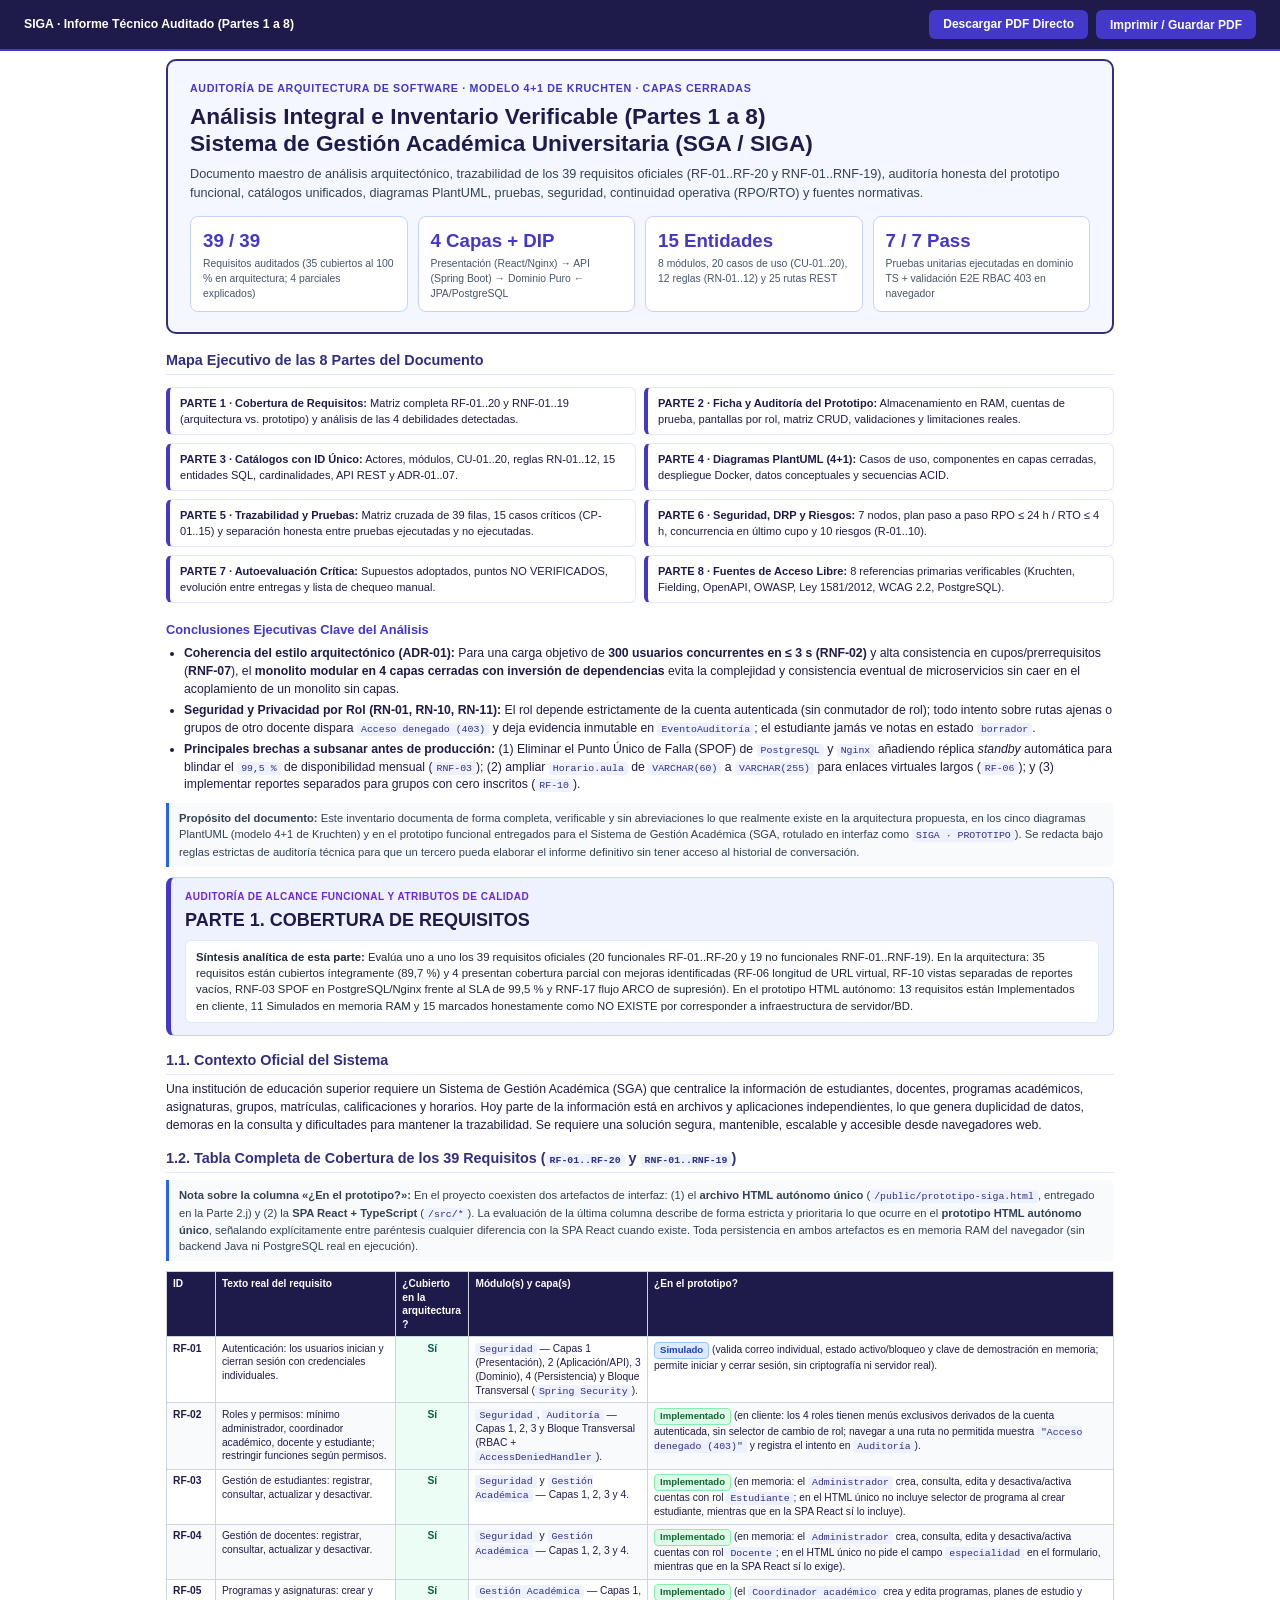
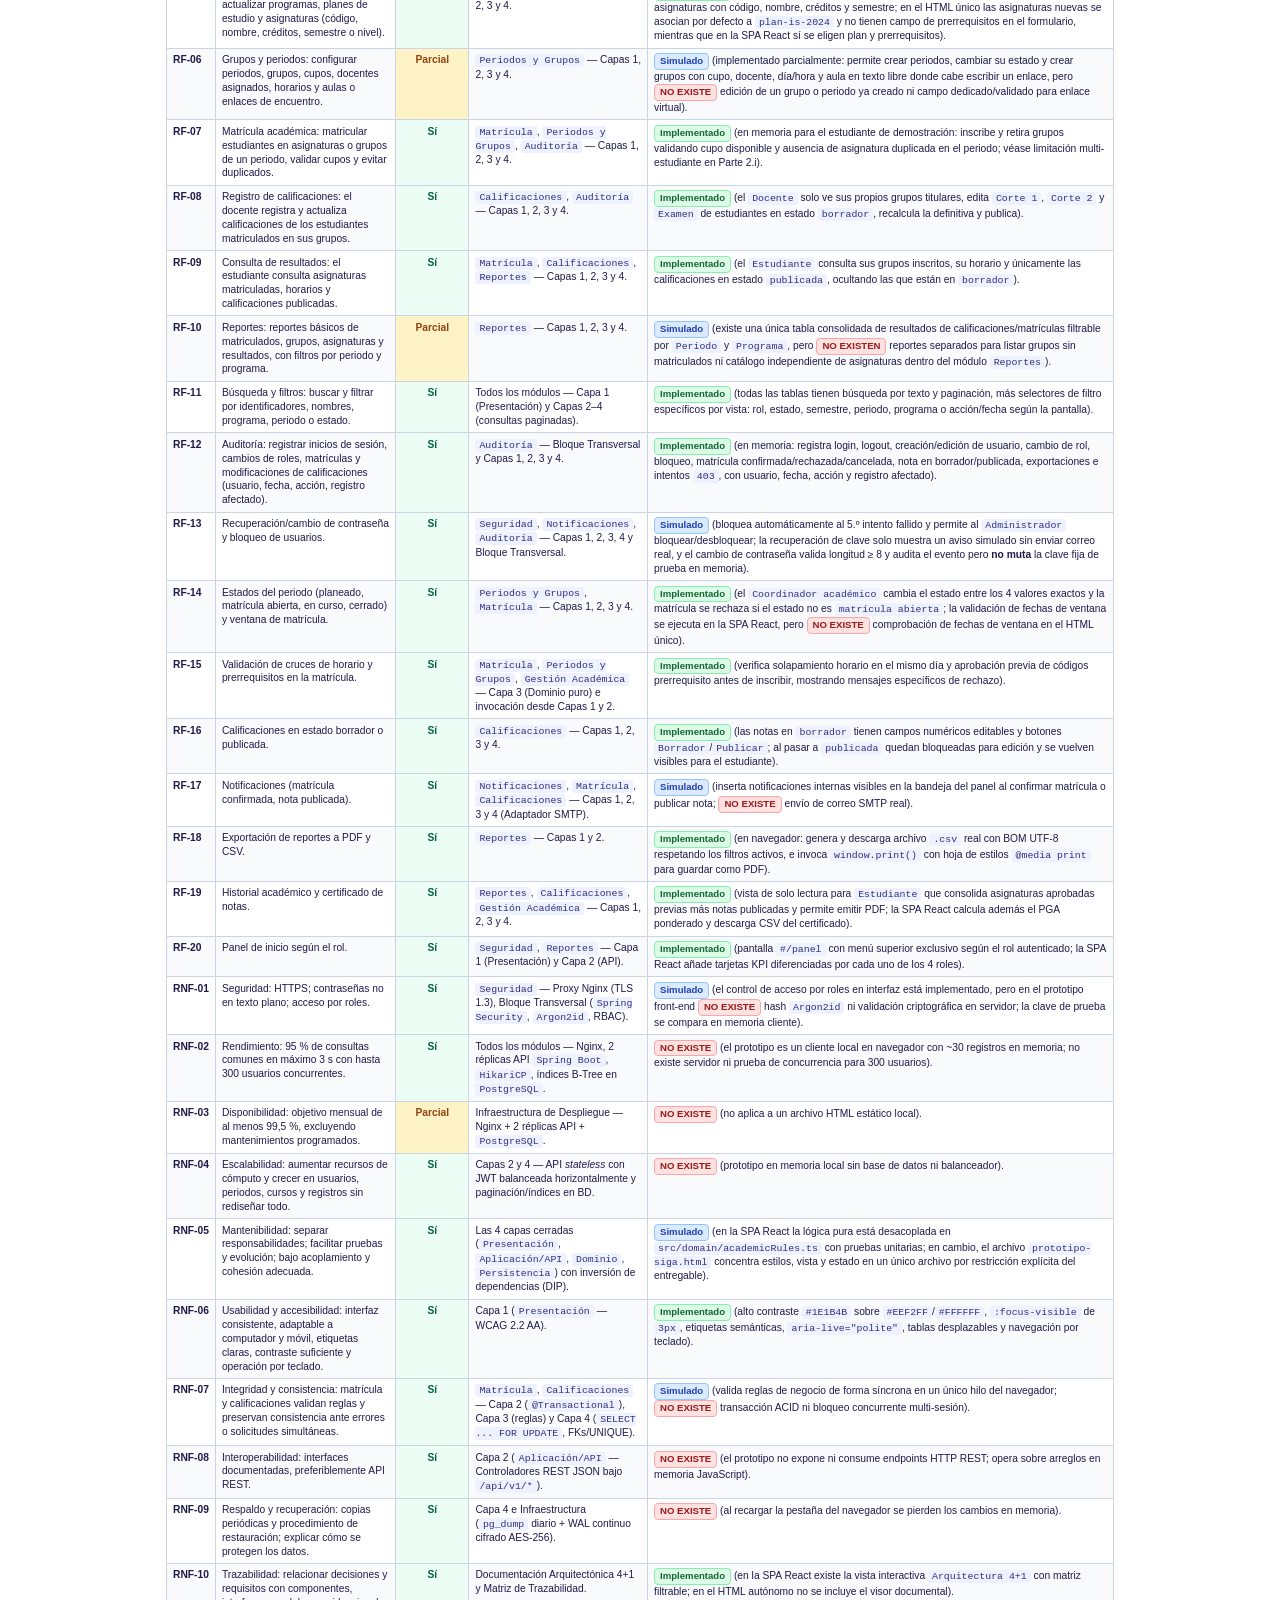
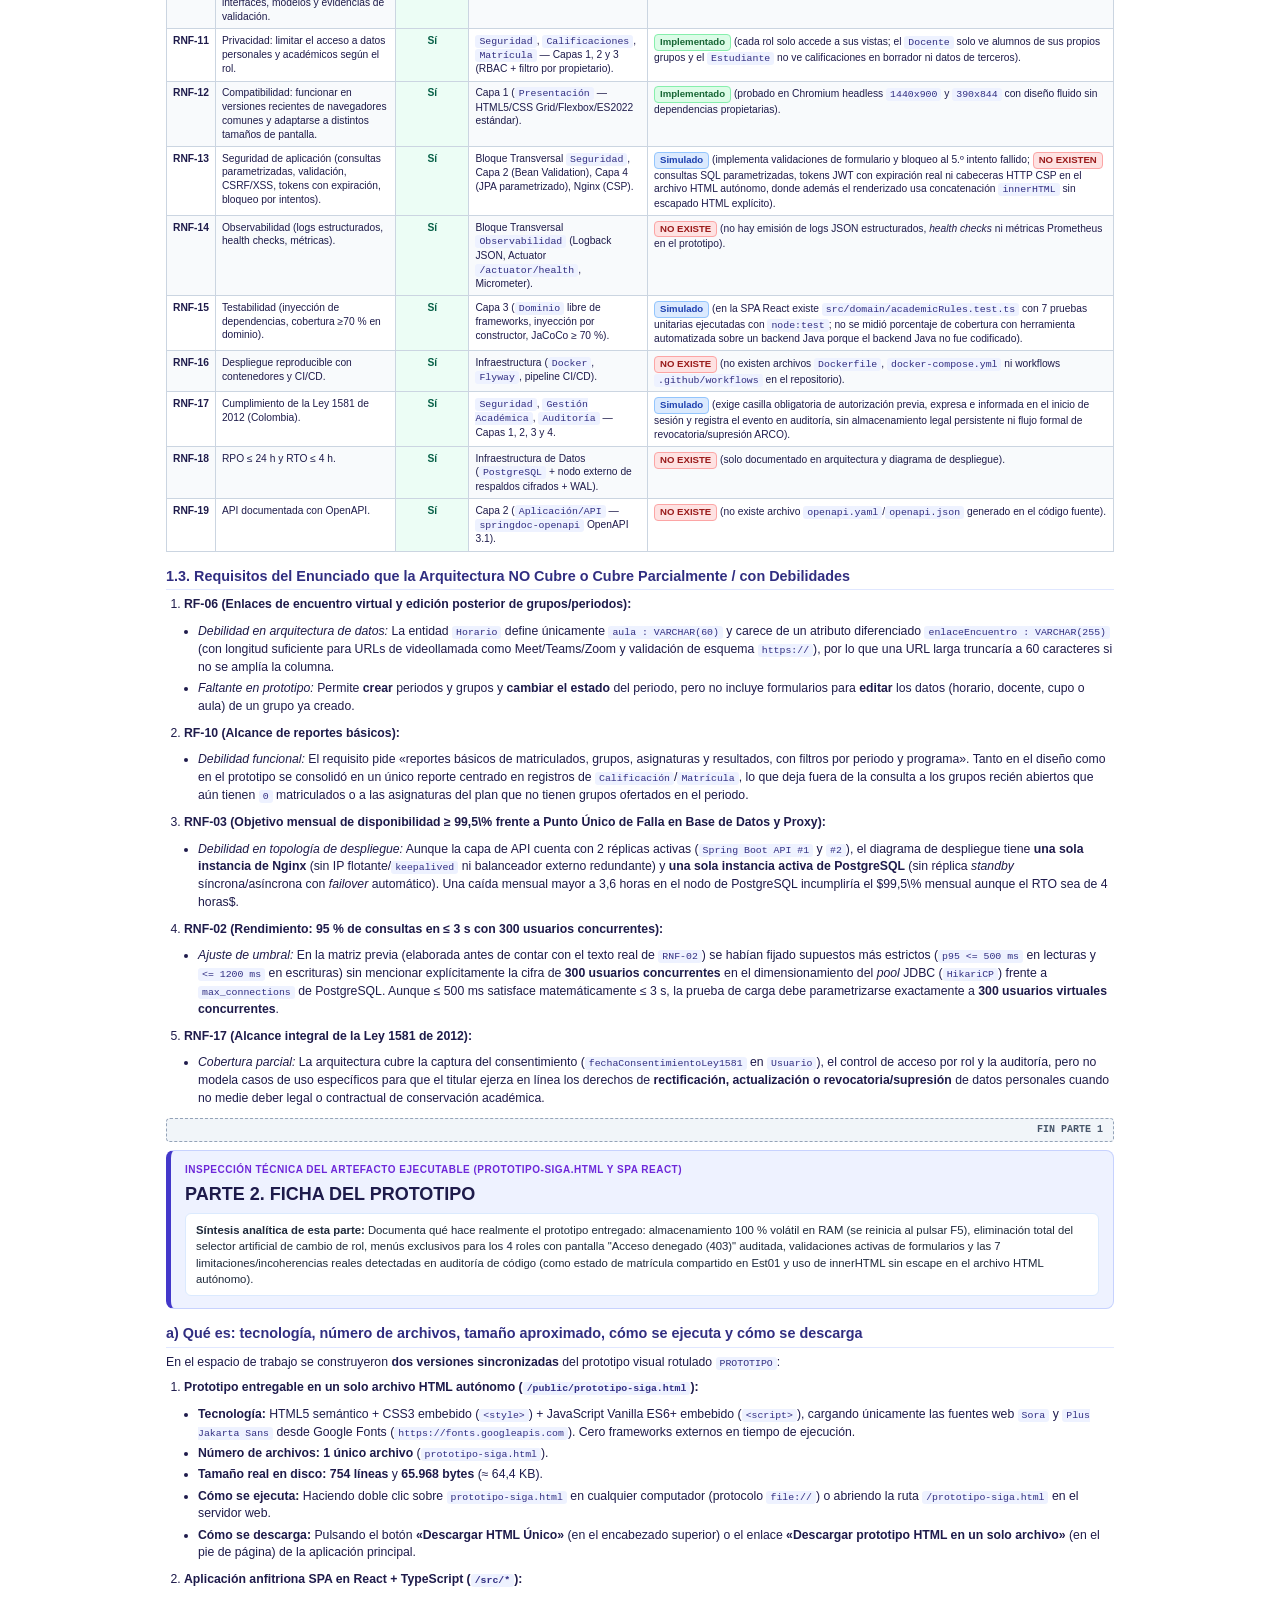
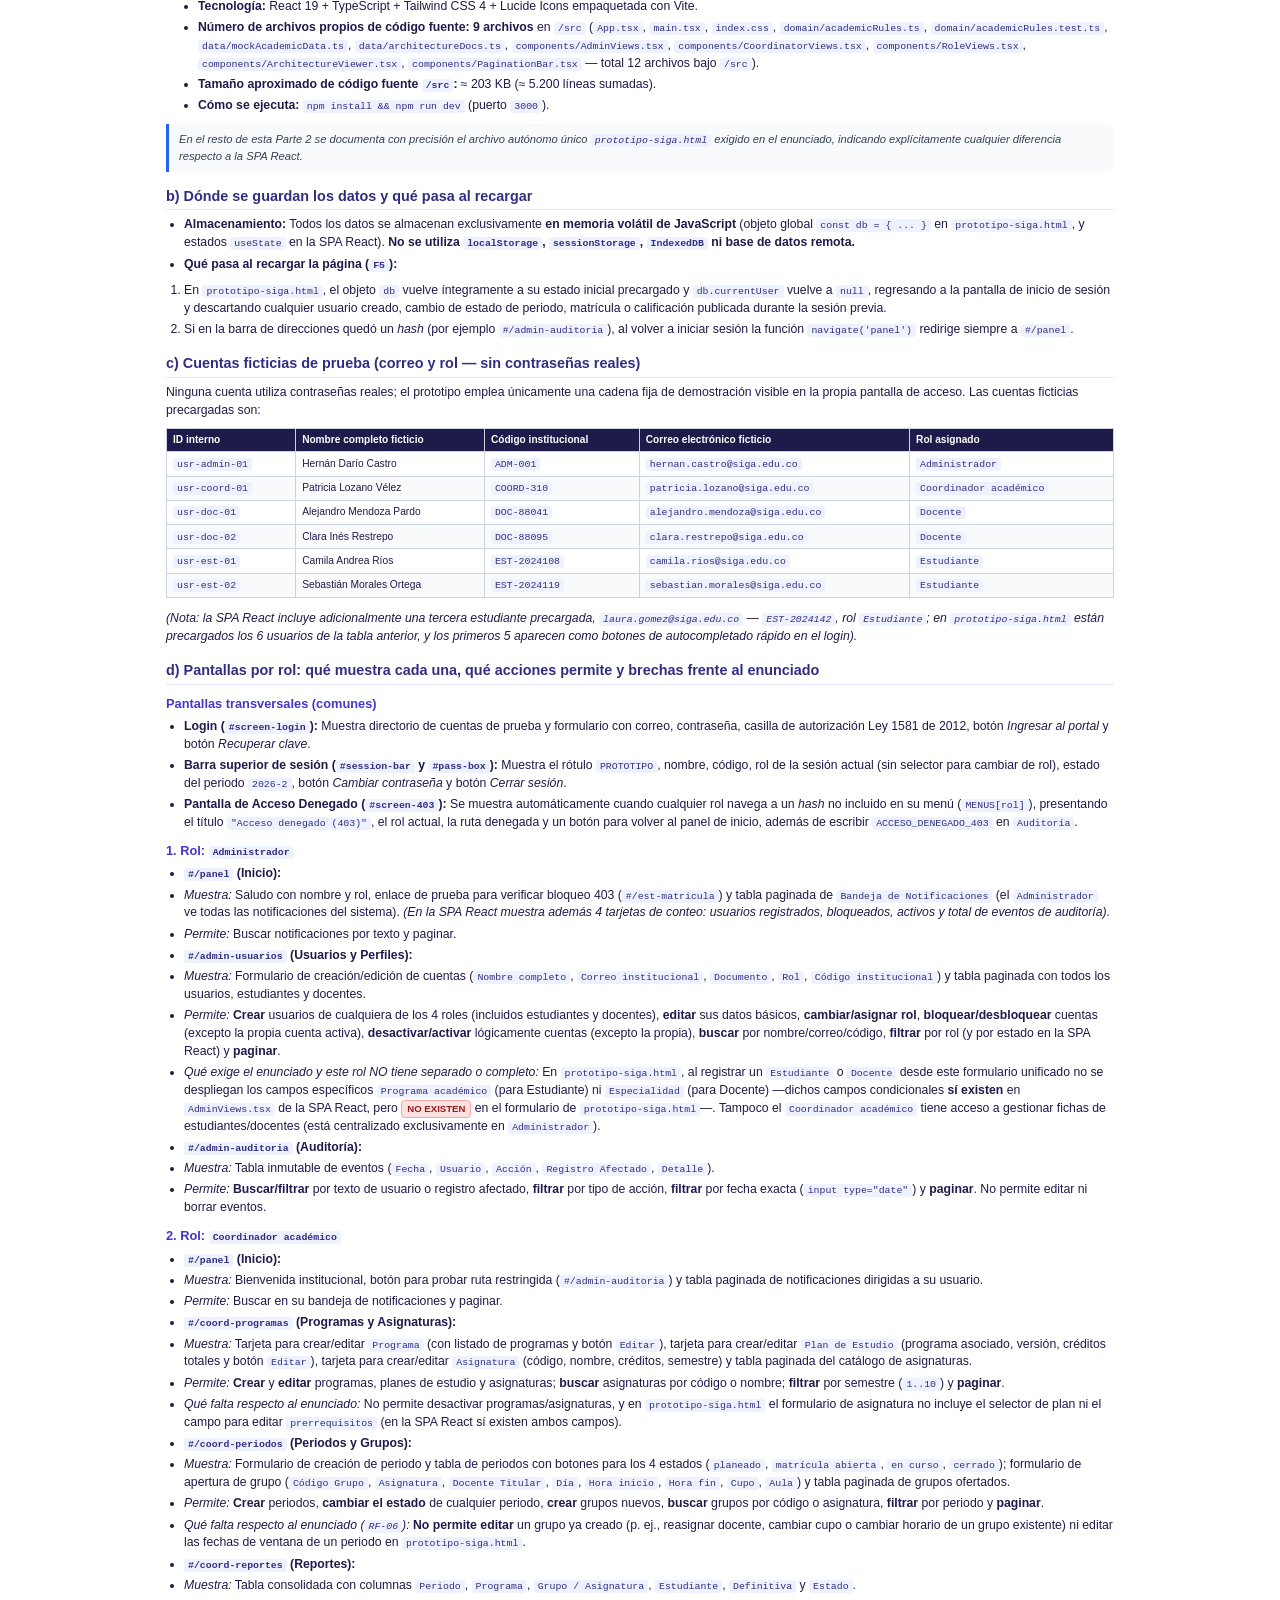
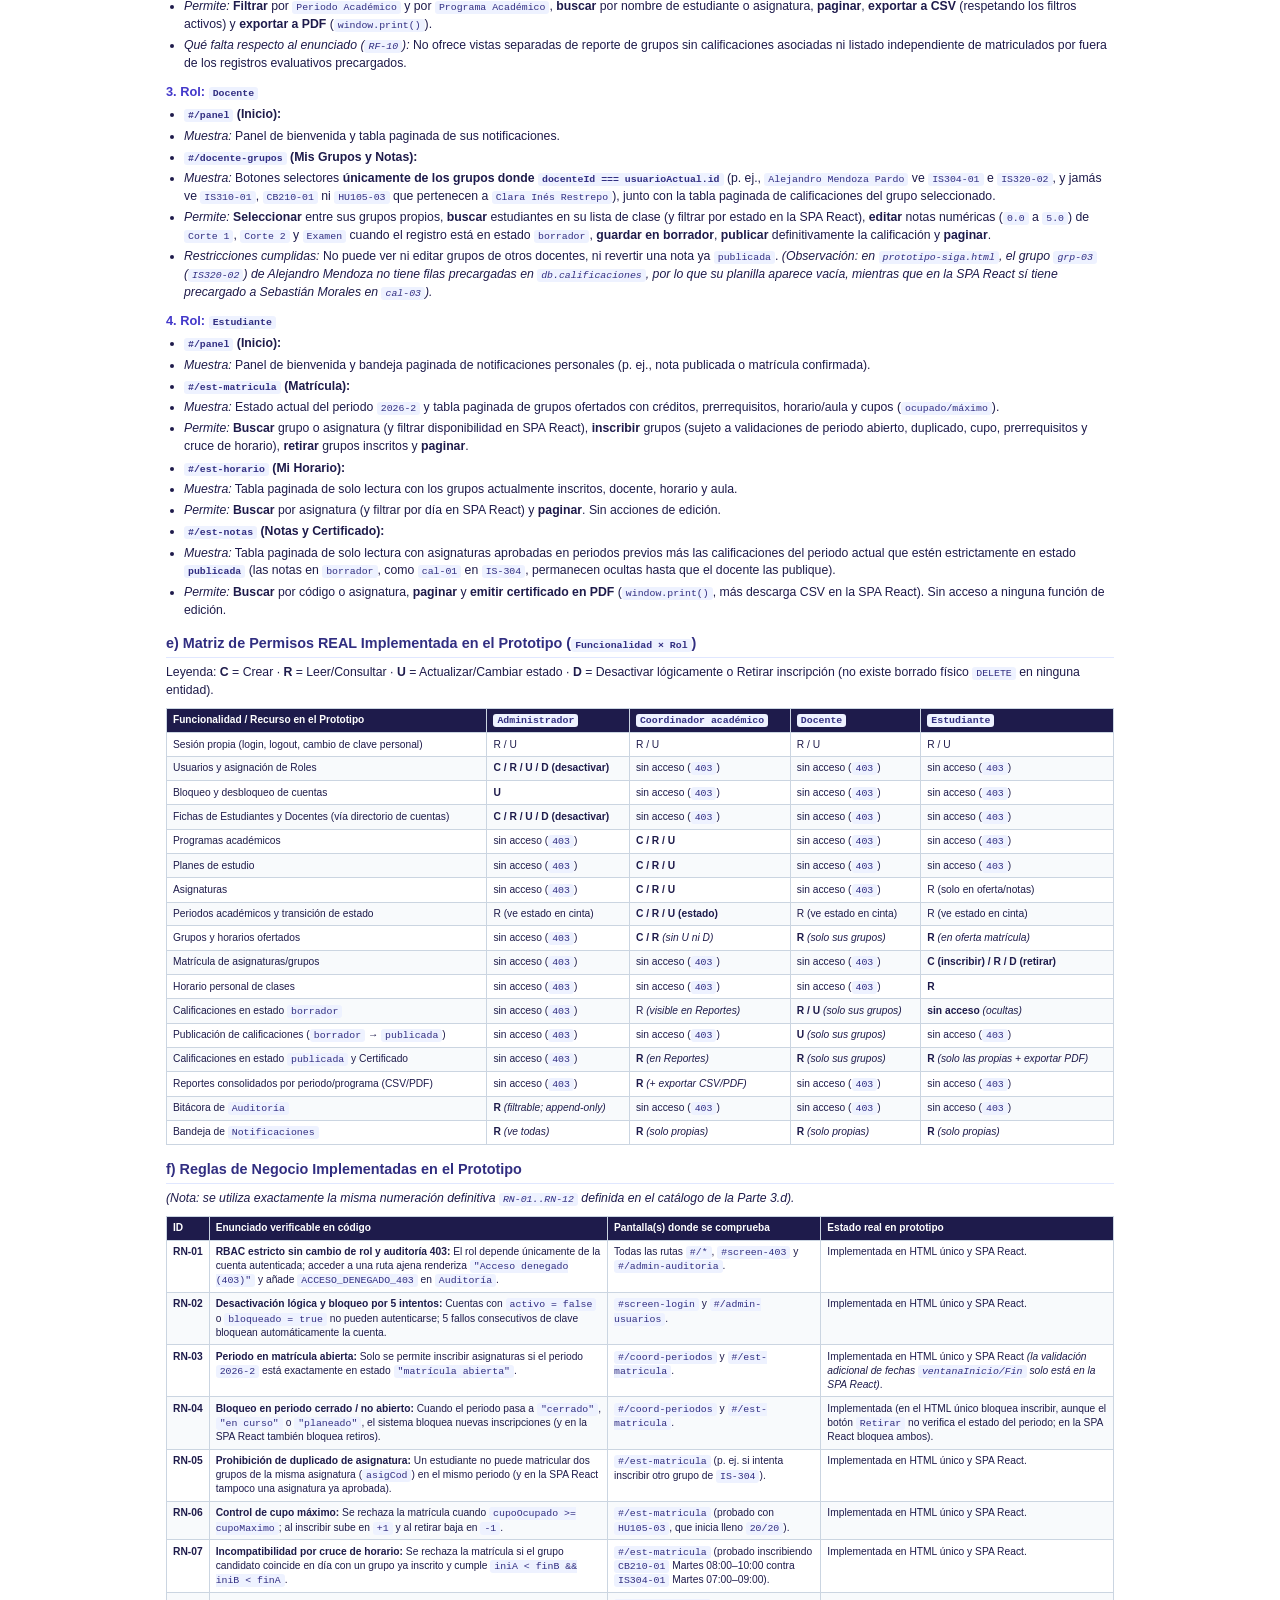
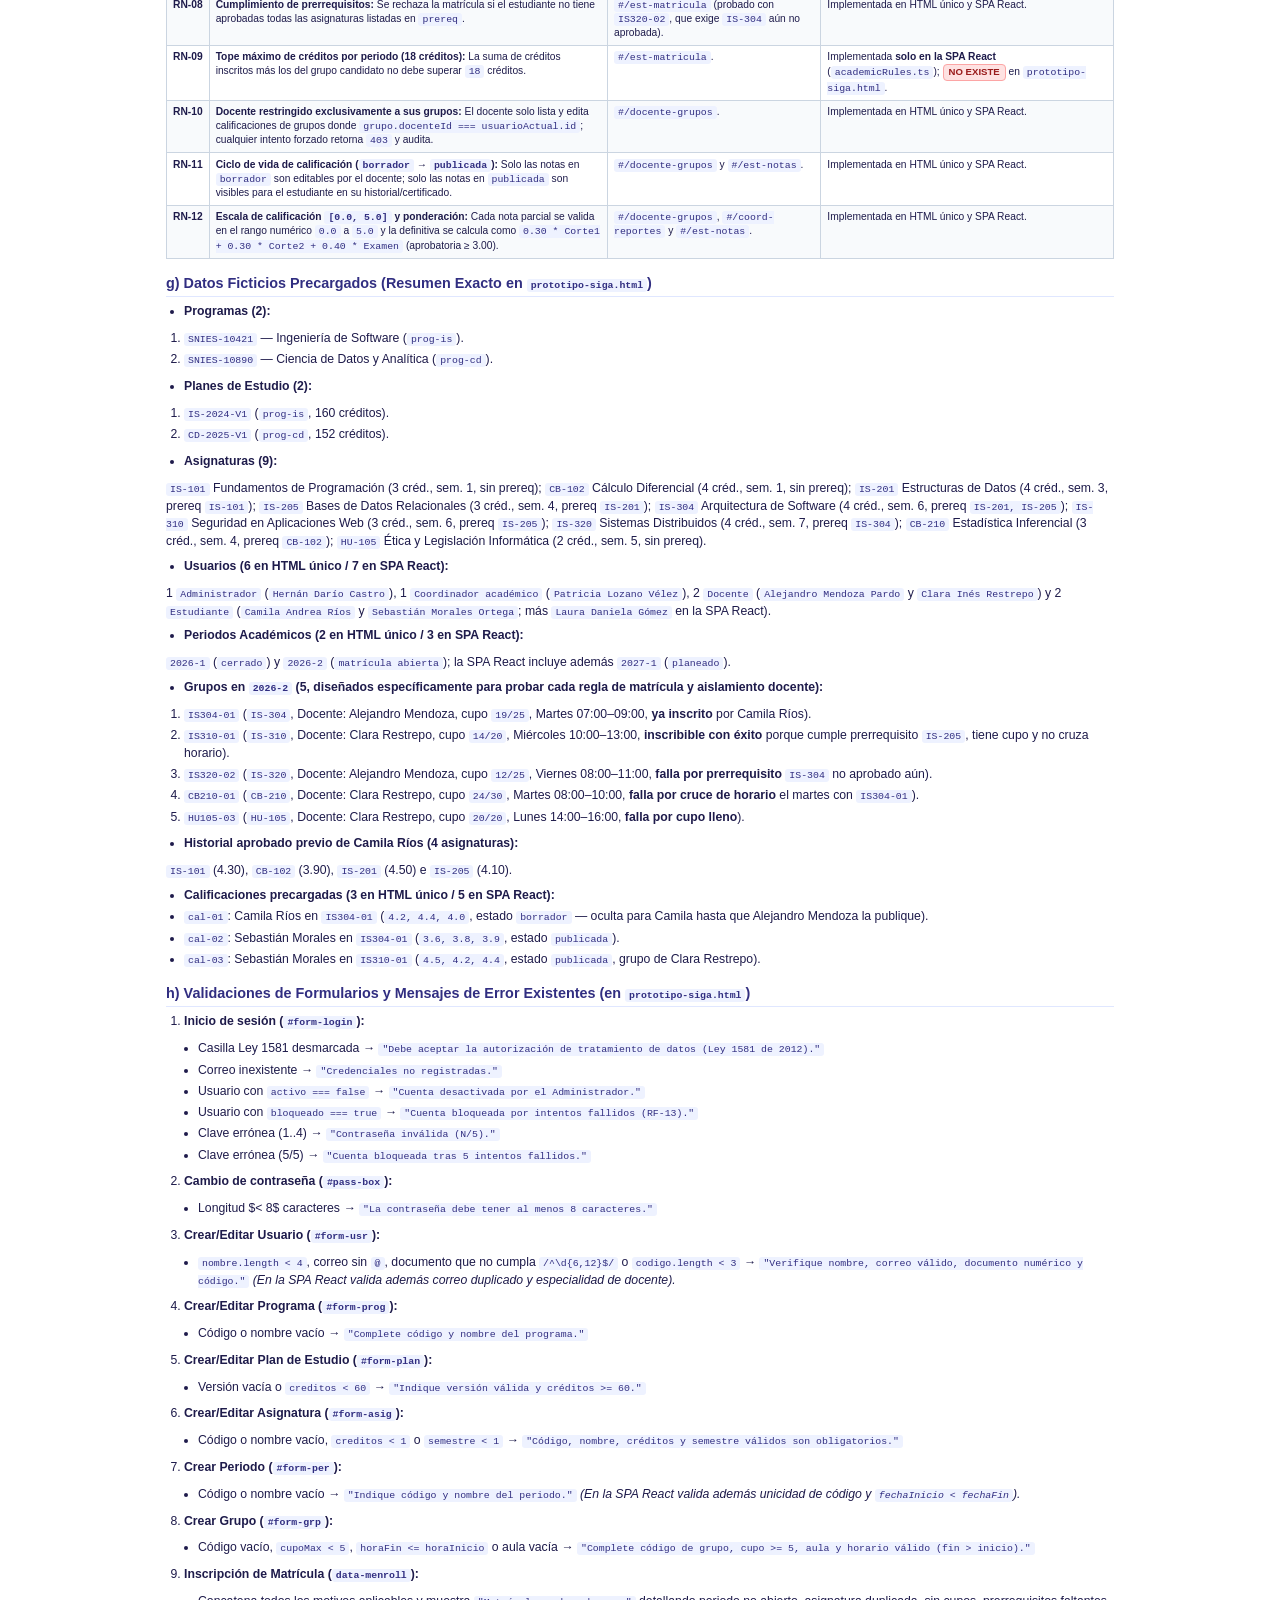
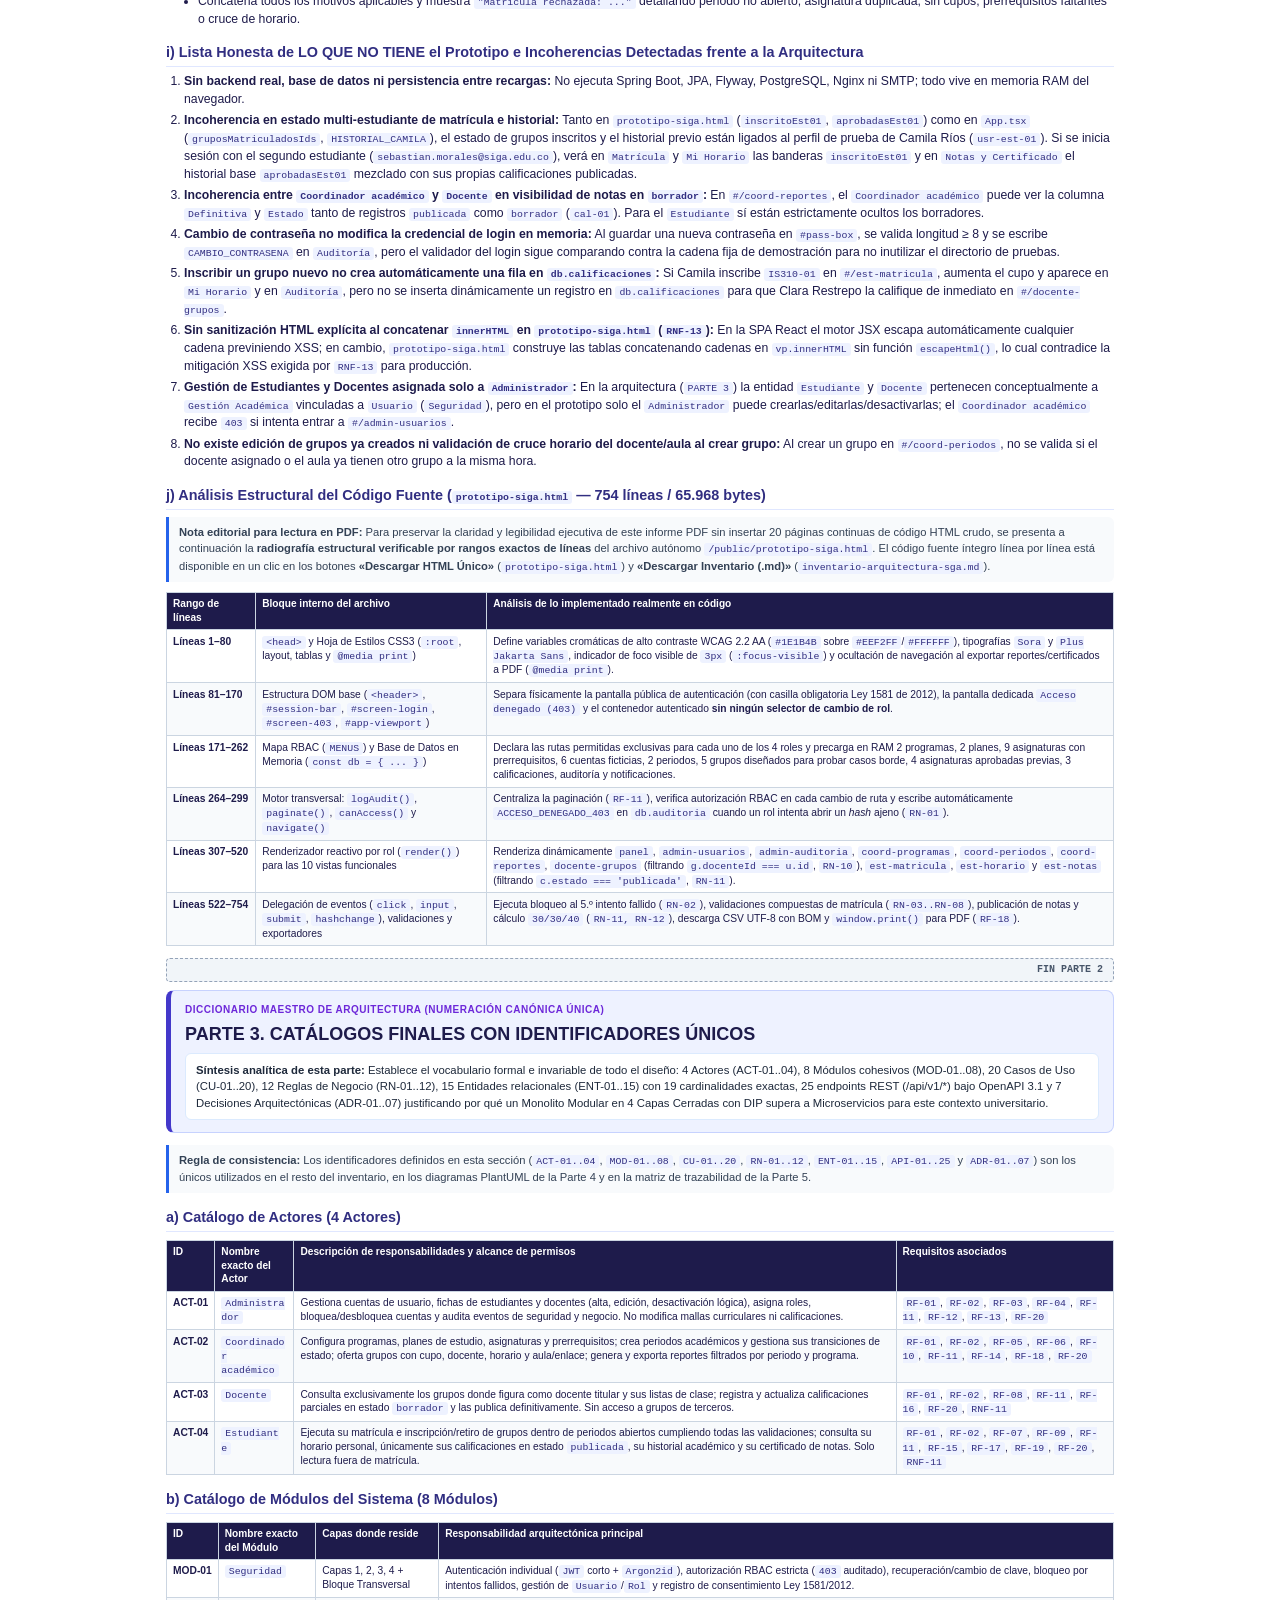
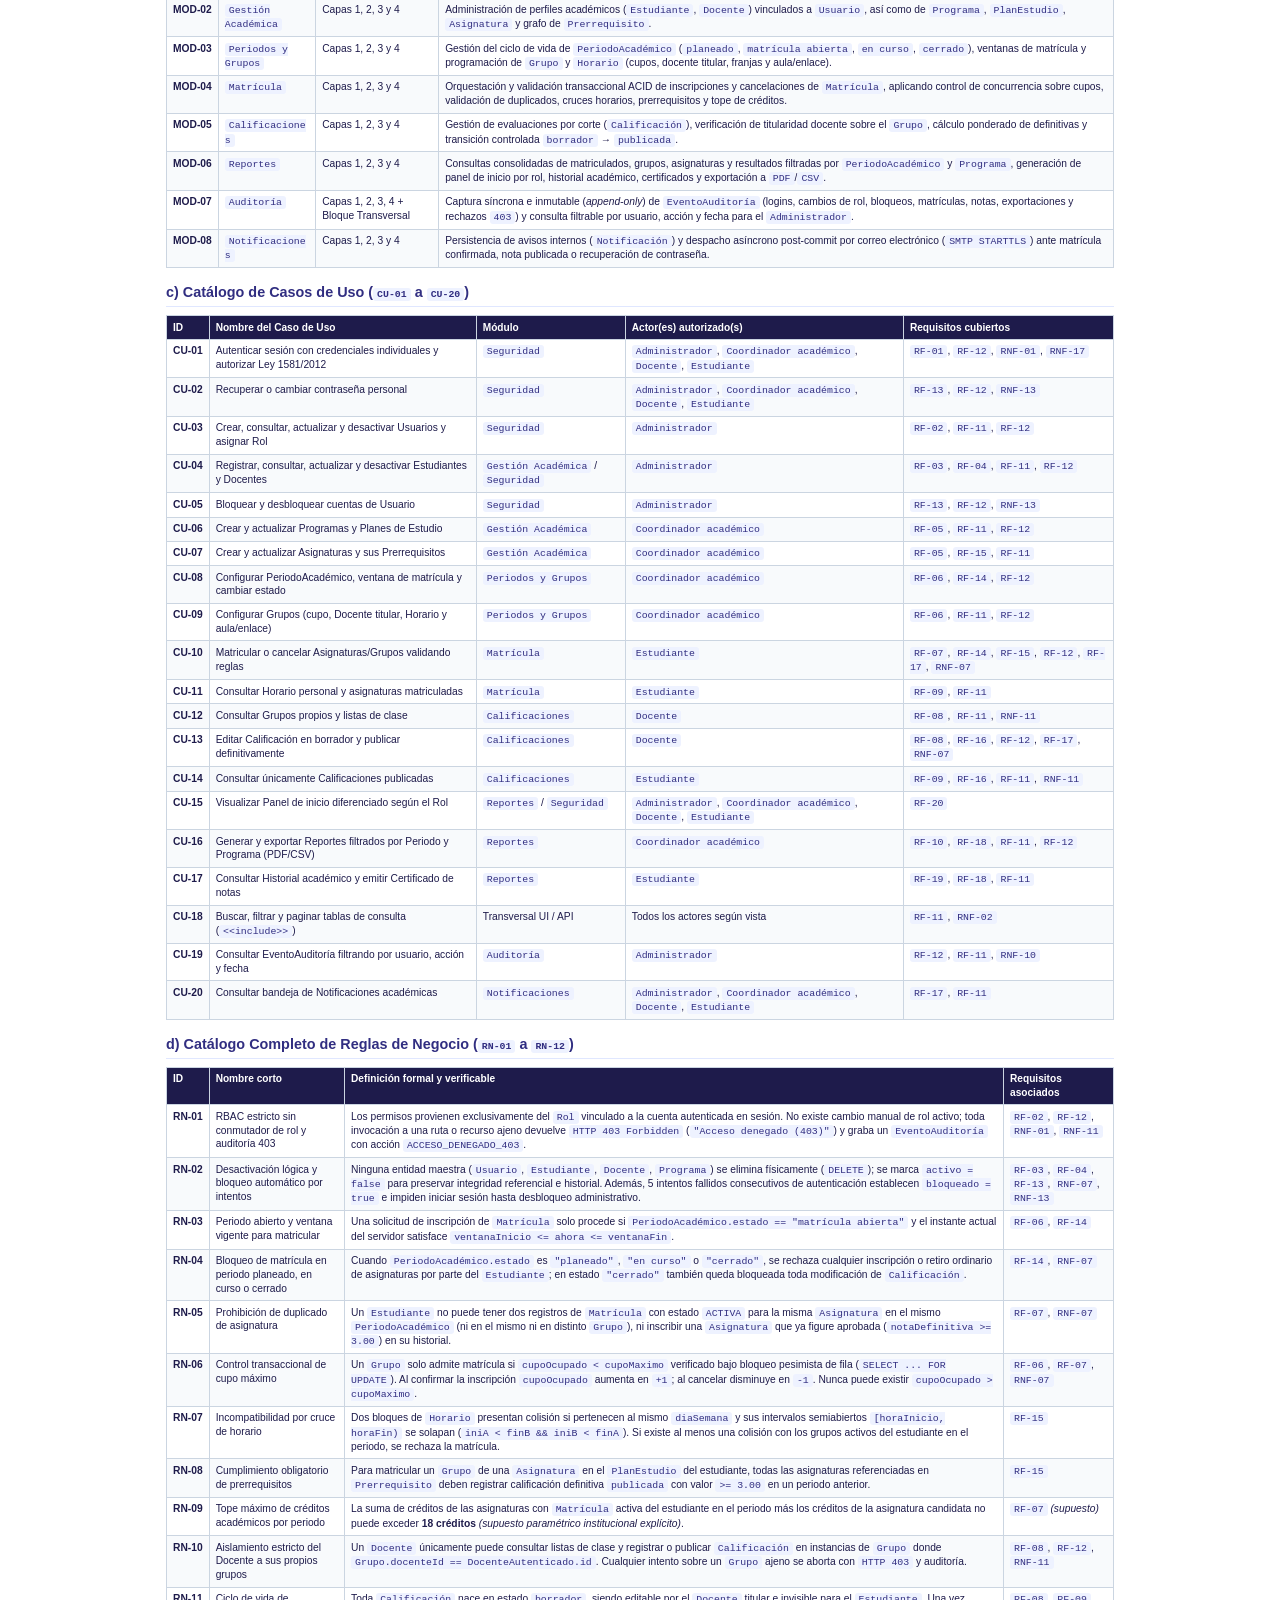
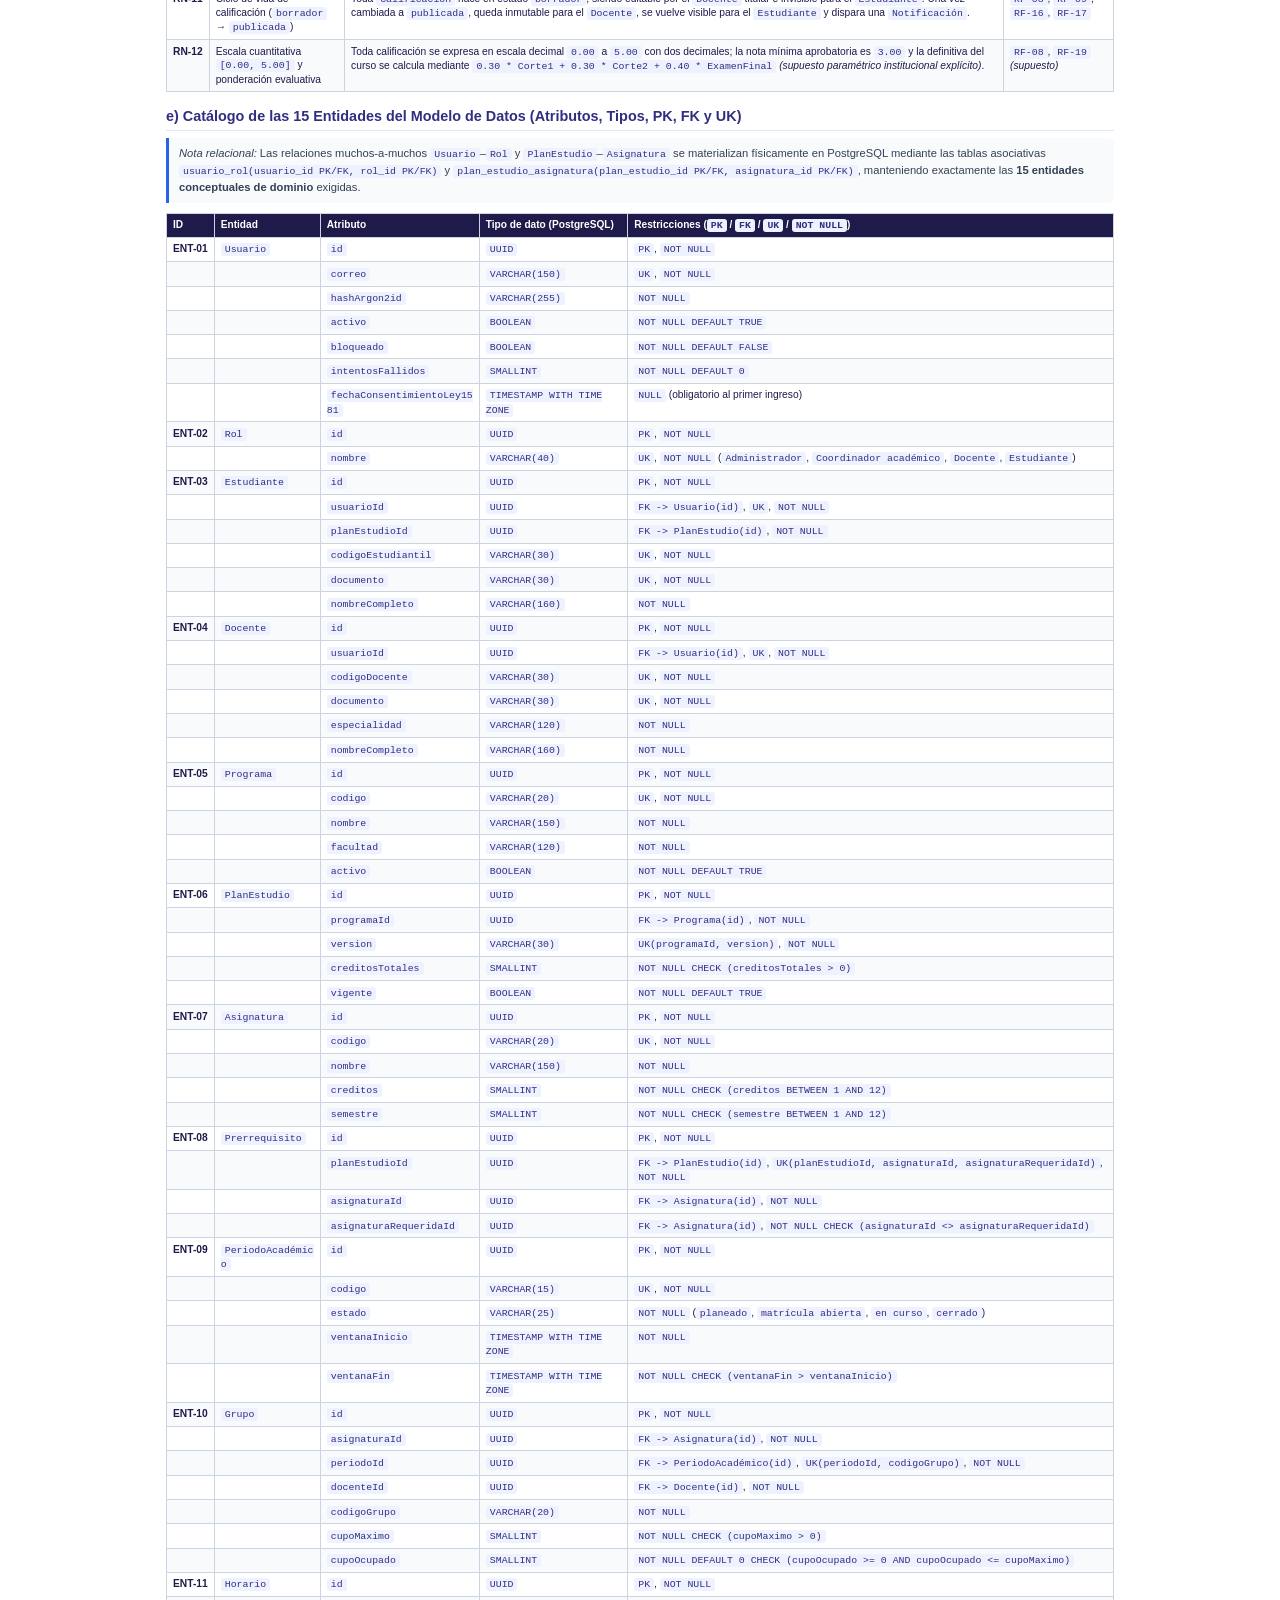
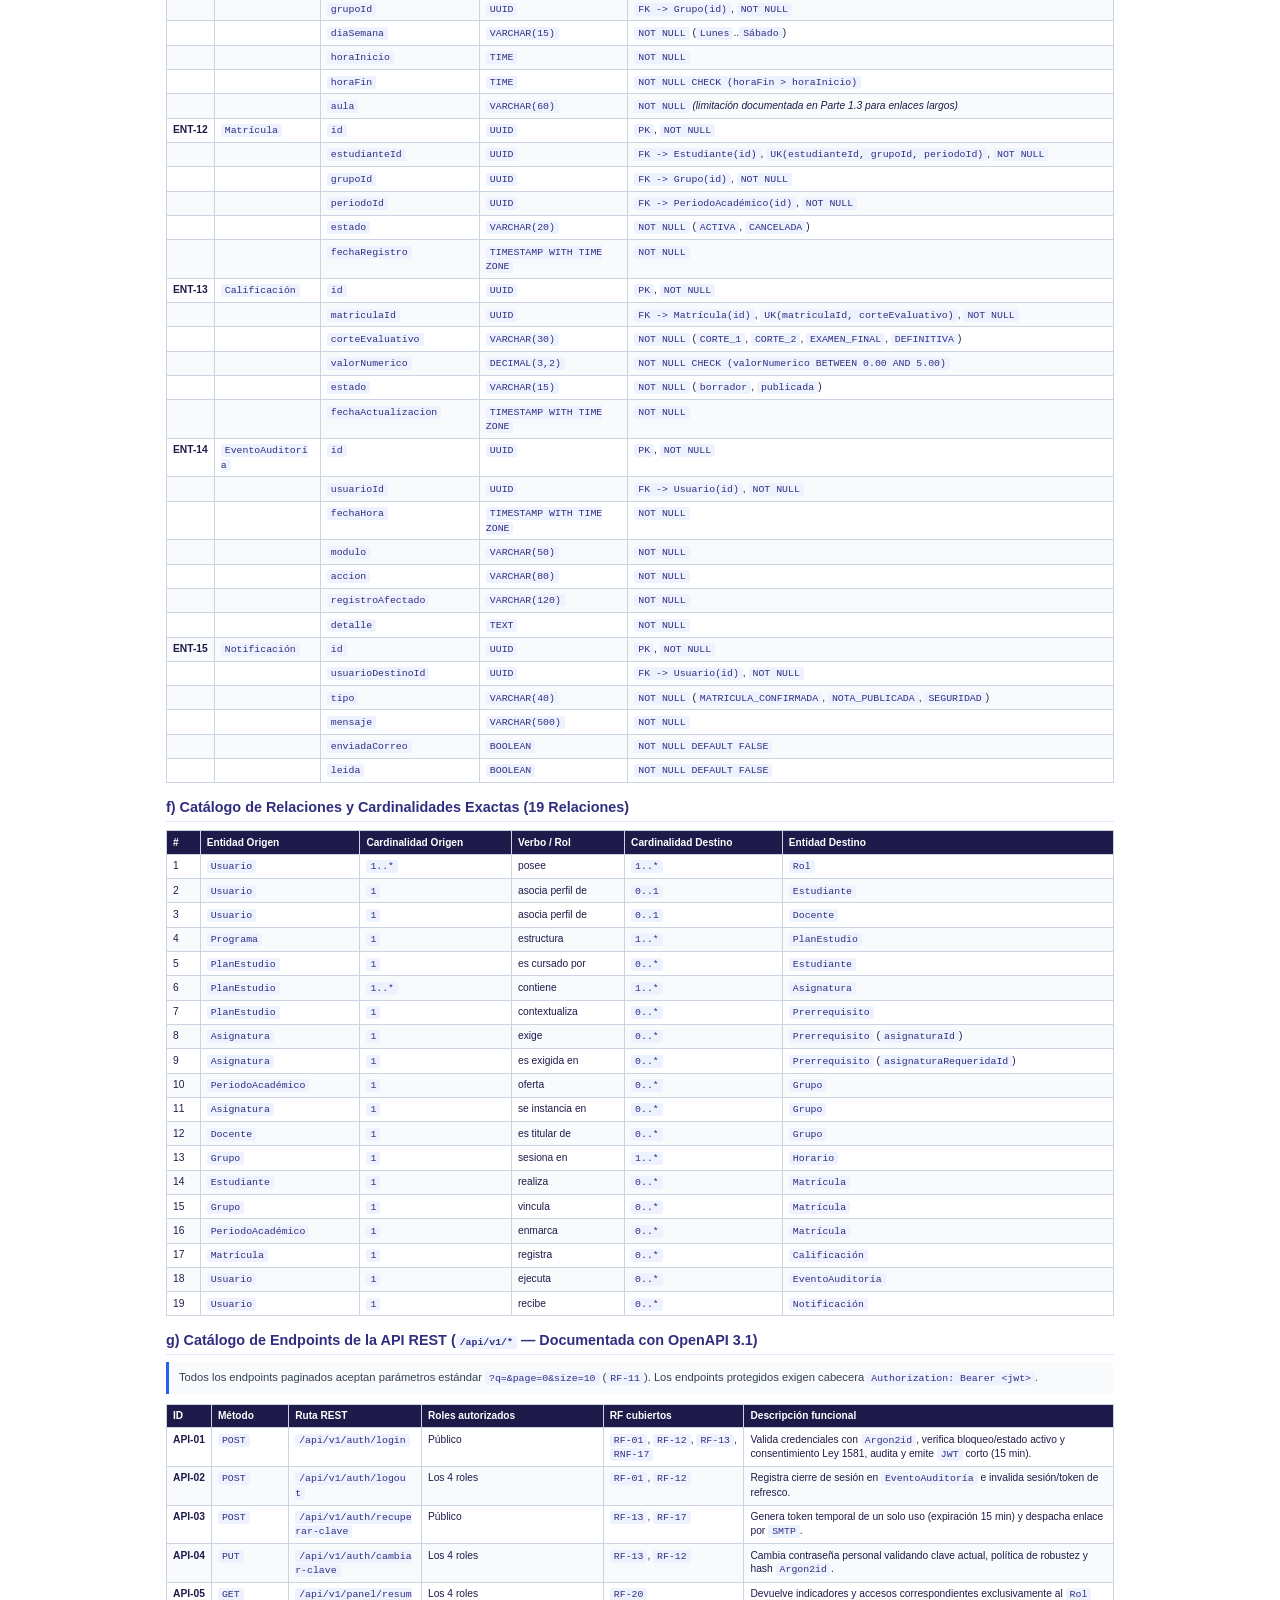
<file: public/informe-analisis-sga.html>
<!DOCTYPE html>
<html lang="es">
<head>
  <meta charset="UTF-8" />
  <meta name="viewport" content="width=device-width, initial-scale=1.0" />
  <title>Análisis Completo de Arquitectura y Auditoría (Partes 1 a 8) — SGA / SIGA</title>
  <style>
    @page {
      size: A4 portrait;
      margin: 15mm 12mm 16mm 12mm;
    }
    * { box-sizing: border-box; margin: 0; padding: 0; }
    body {
      font-family: -apple-system, BlinkMacSystemFont, 'Segoe UI', Roboto, 'Helvetica Neue', Arial, sans-serif;
      color: #1E1B4B;
      background: #FFFFFF;
      font-size: 9.2pt;
      line-height: 1.45;
    }
    .screen-toolbar {
      position: sticky;
      top: 0;
      z-index: 50;
      background: #1E1B4B;
      color: #FFFFFF;
      padding: 10px 24px;
      display: flex;
      align-items: center;
      justify-content: space-between;
      gap: 12px;
      border-bottom: 2px solid #4338CA;
    }
    .screen-toolbar a, .screen-toolbar button {
      background: #4338CA;
      color: #FFFFFF;
      text-decoration: none;
      border: none;
      padding: 6px 14px;
      border-radius: 6px;
      font-size: 12px;
      font-weight: 600;
      cursor: pointer;
    }
    @media print {
      .screen-toolbar { display: none !important; }
    }
    .page-wrap {
      max-width: 980px;
      margin: 0 auto;
      padding: 8px 16px 32px 16px;
    }
    @media print {
      .page-wrap { max-width: none; padding: 0; }
    }

    /* Portada Ejecutiva */
    .cover-box {
      border: 2px solid #312E81;
      border-radius: 10px;
      padding: 20px 22px;
      background: #F5F7FF;
      margin-bottom: 16px;
      break-inside: avoid;
    }
    .cover-kicker {
      font-size: 8pt;
      font-weight: 700;
      text-transform: uppercase;
      letter-spacing: 0.06em;
      color: #4338CA;
      margin-bottom: 6px;
    }
    .cover-title {
      font-size: 17pt;
      font-weight: 800;
      color: #1E1B4B;
      line-height: 1.2;
      margin-bottom: 8px;
    }
    .cover-sub {
      font-size: 9.5pt;
      color: #334155;
      margin-bottom: 14px;
    }
    .kpi-grid {
      display: grid;
      grid-template-columns: repeat(4, 1fr);
      gap: 10px;
      margin-top: 12px;
    }
    .kpi-card {
      background: #FFFFFF;
      border: 1px solid #C7D2FE;
      border-radius: 8px;
      padding: 10px 12px;
    }
    .kpi-num {
      font-size: 14pt;
      font-weight: 800;
      color: #4338CA;
    }
    .kpi-lbl {
      font-size: 7.8pt;
      color: #475569;
      margin-top: 2px;
    }
    .toc-grid {
      display: grid;
      grid-template-columns: repeat(2, 1fr);
      gap: 8px;
      margin: 12px 0 18px 0;
      break-inside: avoid;
    }
    .toc-item {
      border: 1px solid #E0E7FF;
      background: #FFFFFF;
      border-left: 4px solid #4338CA;
      border-radius: 6px;
      padding: 7px 10px;
      font-size: 8.3pt;
    }

    /* Secciones Parte 1..8 */
    .part-break {
      page-break-before: always;
      margin-top: 8px;
    }
    .part-banner {
      background: #EEF2FF;
      border: 1px solid #C7D2FE;
      border-left: 5px solid #4338CA;
      border-radius: 8px;
      padding: 12px 14px;
      margin-bottom: 12px;
      break-inside: avoid;
    }
    .part-kicker {
      font-size: 7.5pt;
      font-weight: 700;
      text-transform: uppercase;
      letter-spacing: 0.05em;
      color: #6D28D9;
      margin-bottom: 3px;
    }
    h1 {
      font-size: 13.5pt;
      font-weight: 800;
      color: #1E1B4B;
      margin-bottom: 6px;
    }
    .part-exec-box {
      font-size: 8.5pt;
      color: #1E293B;
      background: #FFFFFF;
      border: 1px solid #DBEAFE;
      border-radius: 6px;
      padding: 8px 10px;
      margin-top: 6px;
    }
    h2 {
      font-size: 10.8pt;
      font-weight: 700;
      color: #312E81;
      margin: 14px 0 6px 0;
      padding-bottom: 3px;
      border-bottom: 1px solid #E0E7FF;
      break-after: avoid;
    }
    h3 {
      font-size: 9.6pt;
      font-weight: 700;
      color: #4338CA;
      margin: 10px 0 4px 0;
      break-after: avoid;
    }
    p { margin: 5px 0 7px 0; }
    ul, ol { margin: 5px 0 9px 18px; }
    li { margin-bottom: 3.5px; }

    .callout {
      background: #F8FAFC;
      border-left: 3px solid #2563EB;
      padding: 7px 10px;
      margin: 7px 0 10px 0;
      font-size: 8.4pt;
      color: #334155;
      border-radius: 0 6px 6px 0;
      break-inside: avoid;
    }

    /* Tablas optimizadas para impresión A4 */
    .table-container {
      margin: 8px 0 12px 0;
      width: 100%;
    }
    table {
      width: 100%;
      border-collapse: collapse;
      font-size: 7.7pt;
      line-height: 1.35;
      table-layout: auto;
    }
    thead { display: table-header-group; }
    tr { break-inside: avoid; page-break-inside: avoid; }
    th, td {
      border: 1px solid #CBD5E1;
      padding: 4.5px 6px;
      text-align: left;
      vertical-align: top;
      overflow-wrap: anywhere;
    }
    th {
      background: #1E1B4B;
      color: #FFFFFF;
      font-weight: 700;
      font-size: 7.6pt;
    }
    tbody tr:nth-child(even) { background: #F8FAFC; }
    .cell-id { white-space: nowrap; overflow-wrap: normal; }
    .cell-yes { font-weight: 700; color: #065F46; background: #ECFDF5 !important; text-align: center; white-space: nowrap; overflow-wrap: normal; }
    .cell-partial { font-weight: 700; color: #92400E; background: #FEF3C7 !important; text-align: center; white-space: nowrap; overflow-wrap: normal; }

    /* Etiquetas semánticas */
    code {
      font-family: ui-monospace, SFMono-Regular, Menlo, Monaco, Consolas, monospace;
      font-size: 7.4pt;
      background: #EEF2FF;
      color: #312E81;
      padding: 1px 4px;
      border-radius: 3px;
    }
    .badge {
      display: inline-block;
      padding: 1px 5px;
      border-radius: 4px;
      font-size: 7.2pt;
      font-weight: 700;
      white-space: nowrap;
    }
    .badge-ok { background: #DCFCE7; color: #166534; border: 1px solid #86EFAC; }
    .badge-sim { background: #DBEAFE; color: #1E40AF; border: 1px solid #93C5FD; }
    .badge-danger { background: #FEE2E2; color: #991B1B; border: 1px solid #FCA5A5; }
    .badge-warn { background: #FEF3C7; color: #92400E; border: 1px solid #FCD34D; }

    /* Bloques PlantUML / Código */
    .code-wrap {
      margin: 8px 0 12px 0;
      border: 1px solid #CBD5E1;
      border-radius: 6px;
      overflow: hidden;
      break-inside: auto;
    }
    .code-header {
      background: #1E1B4B;
      color: #E0E7FF;
      font-size: 7.5pt;
      font-weight: 700;
      padding: 4px 10px;
    }
    pre {
      background: #F8FAFC;
      padding: 8px 10px;
      white-space: pre-wrap;
      word-break: break-word;
      font-family: ui-monospace, SFMono-Regular, Menlo, Monaco, Consolas, monospace;
      font-size: 7.1pt;
      line-height: 1.32;
      color: #0F172A;
    }
    pre code {
      background: transparent;
      padding: 0;
      color: inherit;
      font-size: inherit;
    }

    .fin-parte {
      margin: 10px 0 4px 0;
      padding: 4px 10px;
      background: #F1F5F9;
      border: 1px dashed #94A3B8;
      border-radius: 4px;
      font-family: ui-monospace, monospace;
      font-size: 7.5pt;
      font-weight: 700;
      color: #475569;
      text-align: right;
    }
  </style>
</head>
<body>
  <div class="screen-toolbar">
    <div><strong>SIGA · Informe Técnico Auditado (Partes 1 a 8)</strong></div>
    <div style="display:flex; gap:8px;">
      <a href="/analisis-arquitectura-sga.pdf" download="analisis-arquitectura-sga.pdf">Descargar PDF Directo</a>
      <button type="button" onclick="window.print()">Imprimir / Guardar PDF</button>
    </div>
  </div>

  <div class="page-wrap">
    <section class="cover-box">
      <div class="cover-kicker">Auditoría de Arquitectura de Software · Modelo 4+1 de Kruchten · Capas Cerradas</div>
      <div class="cover-title">Análisis Integral e Inventario Verificable (Partes 1 a 8)<br/>Sistema de Gestión Académica Universitaria (SGA / SIGA)</div>
      <div class="cover-sub">
        Documento maestro de análisis arquitectónico, trazabilidad de los 39 requisitos oficiales (RF-01..RF-20 y RNF-01..RNF-19), auditoría honesta del prototipo funcional, catálogos unificados, diagramas PlantUML, pruebas, seguridad, continuidad operativa (RPO/RTO) y fuentes normativas.
      </div>

      <div class="kpi-grid">
        <div class="kpi-card">
          <div class="kpi-num">39 / 39</div>
          <div class="kpi-lbl">Requisitos auditados (35 cubiertos al 100 % en arquitectura; 4 parciales explicados)</div>
        </div>
        <div class="kpi-card">
          <div class="kpi-num">4 Capas + DIP</div>
          <div class="kpi-lbl">Presentación (React/Nginx) &rarr; API (Spring Boot) &rarr; Dominio Puro &larr; JPA/PostgreSQL</div>
        </div>
        <div class="kpi-card">
          <div class="kpi-num">15 Entidades</div>
          <div class="kpi-lbl">8 módulos, 20 casos de uso (CU-01..20), 12 reglas (RN-01..12) y 25 rutas REST</div>
        </div>
        <div class="kpi-card">
          <div class="kpi-num">7 / 7 Pass</div>
          <div class="kpi-lbl">Pruebas unitarias ejecutadas en dominio TS + validación E2E RBAC 403 en navegador</div>
        </div>
      </div>
    </section>

    <h2>Mapa Ejecutivo de las 8 Partes del Documento</h2>
    <div class="toc-grid">
      <div class="toc-item"><strong>PARTE 1 · Cobertura de Requisitos:</strong> Matriz completa RF-01..20 y RNF-01..19 (arquitectura vs. prototipo) y análisis de las 4 debilidades detectadas.</div>
      <div class="toc-item"><strong>PARTE 2 · Ficha y Auditoría del Prototipo:</strong> Almacenamiento en RAM, cuentas de prueba, pantallas por rol, matriz CRUD, validaciones y limitaciones reales.</div>
      <div class="toc-item"><strong>PARTE 3 · Catálogos con ID Único:</strong> Actores, módulos, CU-01..20, reglas RN-01..12, 15 entidades SQL, cardinalidades, API REST y ADR-01..07.</div>
      <div class="toc-item"><strong>PARTE 4 · Diagramas PlantUML (4+1):</strong> Casos de uso, componentes en capas cerradas, despliegue Docker, datos conceptuales y secuencias ACID.</div>
      <div class="toc-item"><strong>PARTE 5 · Trazabilidad y Pruebas:</strong> Matriz cruzada de 39 filas, 15 casos críticos (CP-01..15) y separación honesta entre pruebas ejecutadas y no ejecutadas.</div>
      <div class="toc-item"><strong>PARTE 6 · Seguridad, DRP y Riesgos:</strong> 7 nodos, plan paso a paso RPO &le; 24 h / RTO &le; 4 h, concurrencia en último cupo y 10 riesgos (R-01..10).</div>
      <div class="toc-item"><strong>PARTE 7 · Autoevaluación Crítica:</strong> Supuestos adoptados, puntos NO VERIFICADOS, evolución entre entregas y lista de chequeo manual.</div>
      <div class="toc-item"><strong>PARTE 8 · Fuentes de Acceso Libre:</strong> 8 referencias primarias verificables (Kruchten, Fielding, OpenAPI, OWASP, Ley 1581/2012, WCAG 2.2, PostgreSQL).</div>
    </div>

    <h3>Conclusiones Ejecutivas Clave del Análisis</h3>
    <ul>
      <li><strong>Coherencia del estilo arquitectónico (ADR-01):</strong> Para una carga objetivo de <strong>300 usuarios concurrentes en &le; 3 s (RNF-02)</strong> y alta consistencia en cupos/prerrequisitos (<strong>RNF-07</strong>), el <strong>monolito modular en 4 capas cerradas con inversión de dependencias</strong> evita la complejidad y consistencia eventual de microservicios sin caer en el acoplamiento de un monolito sin capas.</li>
      <li><strong>Seguridad y Privacidad por Rol (RN-01, RN-10, RN-11):</strong> El rol depende estrictamente de la cuenta autenticada (sin conmutador de rol); todo intento sobre rutas ajenas o grupos de otro docente dispara <code>Acceso denegado (403)</code> y deja evidencia inmutable en <code>EventoAuditoría</code>; el estudiante jamás ve notas en estado <code>borrador</code>.</li>
      <li><strong>Principales brechas a subsanar antes de producción:</strong> (1) Eliminar el Punto Único de Falla (SPOF) de <code>PostgreSQL</code> y <code>Nginx</code> añadiendo réplica <em>standby</em> automática para blindar el <code>99,5 %</code> de disponibilidad mensual (<code>RNF-03</code>); (2) ampliar <code>Horario.aula</code> de <code>VARCHAR(60)</code> a <code>VARCHAR(255)</code> para enlaces virtuales largos (<code>RF-06</code>); y (3) implementar reportes separados para grupos con cero inscritos (<code>RF-10</code>).</li>
    </ul>

    <blockquote class="callout"><strong>Propósito del documento:</strong> Este inventario documenta de forma completa, verificable y sin abreviaciones lo que realmente existe en la arquitectura propuesta, en los cinco diagramas PlantUML (modelo 4+1 de Kruchten) y en el prototipo funcional entregados para el Sistema de Gestión Académica (SGA, rotulado en interfaz como <code>SIGA · PROTOTIPO</code>). Se redacta bajo reglas estrictas de auditoría técnica para que un tercero pueda elaborar el informe definitivo sin tener acceso al historial de conversación.</blockquote>
<section class="part-break"><div class="part-banner">
<div class="part-kicker">Auditoría de Alcance Funcional y Atributos de Calidad</div>
<h1>PARTE 1. COBERTURA DE REQUISITOS</h1>
<div class="part-exec-box"><strong>Síntesis analítica de esta parte:</strong> Evalúa uno a uno los 39 requisitos oficiales (20 funcionales RF-01..RF-20 y 19 no funcionales RNF-01..RNF-19). En la arquitectura: 35 requisitos están cubiertos íntegramente (89,7 %) y 4 presentan cobertura parcial con mejoras identificadas (RF-06 longitud de URL virtual, RF-10 vistas separadas de reportes vacíos, RNF-03 SPOF en PostgreSQL/Nginx frente al SLA de 99,5 % y RNF-17 flujo ARCO de supresión). En el prototipo HTML autónomo: 13 requisitos están Implementados en cliente, 11 Simulados en memoria RAM y 15 marcados honestamente como NO EXISTE por corresponder a infraestructura de servidor/BD.</div>
</div></section>
<h2>1.1. Contexto Oficial del Sistema</h2>
<p>Una institución de educación superior requiere un Sistema de Gestión Académica (SGA) que centralice la información de estudiantes, docentes, programas académicos, asignaturas, grupos, matrículas, calificaciones y horarios. Hoy parte de la información está en archivos y aplicaciones independientes, lo que genera duplicidad de datos, demoras en la consulta y dificultades para mantener la trazabilidad. Se requiere una solución segura, mantenible, escalable y accesible desde navegadores web.</p>
<h2>1.2. Tabla Completa de Cobertura de los 39 Requisitos (<code>RF-01..RF-20</code> y <code>RNF-01..RNF-19</code>)</h2>
<blockquote class="callout"><strong>Nota sobre la columna «¿En el prototipo?»:</strong> En el proyecto coexisten dos artefactos de interfaz: (1) el <strong>archivo HTML autónomo único</strong> (<code>/public/prototipo-siga.html</code>, entregado en la Parte 2.j) y (2) la <strong>SPA React + TypeScript</strong> (<code>/src/*</code>). La evaluación de la última columna describe de forma estricta y prioritaria lo que ocurre en el <strong>prototipo HTML autónomo único</strong>, señalando explícitamente entre paréntesis cualquier diferencia con la SPA React cuando existe. Toda persistencia en ambos artefactos es en memoria RAM del navegador (sin backend Java ni PostgreSQL real en ejecución).</blockquote>
<div class="table-container"><table><thead><tr>
<th>ID</th>
<th>Texto real del requisito</th>
<th>¿Cubierto en la arquitectura?</th>
<th>Módulo(s) y capa(s)</th>
<th>¿En el prototipo?</th>
</tr></thead><tbody>
<tr>
<td class="cell-id"><strong>RF-01</strong></td>
<td>Autenticación: los usuarios inician y cierran sesión con credenciales individuales.</td>
<td class="cell-yes">Sí</td>
<td><code>Seguridad</code> — Capas 1 (Presentación), 2 (Aplicación/API), 3 (Dominio), 4 (Persistencia) y Bloque Transversal (<code>Spring Security</code>).</td>
<td><span class="badge badge-sim">Simulado</span> (valida correo individual, estado activo/bloqueo y clave de demostración en memoria; permite iniciar y cerrar sesión, sin criptografía ni servidor real).</td>
</tr>
<tr>
<td class="cell-id"><strong>RF-02</strong></td>
<td>Roles y permisos: mínimo administrador, coordinador académico, docente y estudiante; restringir funciones según permisos.</td>
<td class="cell-yes">Sí</td>
<td><code>Seguridad</code>, <code>Auditoría</code> — Capas 1, 2, 3 y Bloque Transversal (RBAC + <code>AccessDeniedHandler</code>).</td>
<td><span class="badge badge-ok">Implementado</span> (en cliente: los 4 roles tienen menús exclusivos derivados de la cuenta autenticada, sin selector de cambio de rol; navegar a una ruta no permitida muestra <code>"Acceso denegado (403)"</code> y registra el intento en <code>Auditoría</code>).</td>
</tr>
<tr>
<td class="cell-id"><strong>RF-03</strong></td>
<td>Gestión de estudiantes: registrar, consultar, actualizar y desactivar.</td>
<td class="cell-yes">Sí</td>
<td><code>Seguridad</code> y <code>Gestión Académica</code> — Capas 1, 2, 3 y 4.</td>
<td><span class="badge badge-ok">Implementado</span> (en memoria: el <code>Administrador</code> crea, consulta, edita y desactiva/activa cuentas con rol <code>Estudiante</code>; en el HTML único no incluye selector de programa al crear estudiante, mientras que en la SPA React sí lo incluye).</td>
</tr>
<tr>
<td class="cell-id"><strong>RF-04</strong></td>
<td>Gestión de docentes: registrar, consultar, actualizar y desactivar.</td>
<td class="cell-yes">Sí</td>
<td><code>Seguridad</code> y <code>Gestión Académica</code> — Capas 1, 2, 3 y 4.</td>
<td><span class="badge badge-ok">Implementado</span> (en memoria: el <code>Administrador</code> crea, consulta, edita y desactiva/activa cuentas con rol <code>Docente</code>; en el HTML único no pide el campo <code>especialidad</code> en el formulario, mientras que en la SPA React sí lo exige).</td>
</tr>
<tr>
<td class="cell-id"><strong>RF-05</strong></td>
<td>Programas y asignaturas: crear y actualizar programas, planes de estudio y asignaturas (código, nombre, créditos, semestre o nivel).</td>
<td class="cell-yes">Sí</td>
<td><code>Gestión Académica</code> — Capas 1, 2, 3 y 4.</td>
<td><span class="badge badge-ok">Implementado</span> (el <code>Coordinador académico</code> crea y edita programas, planes de estudio y asignaturas con código, nombre, créditos y semestre; en el HTML único las asignaturas nuevas se asocian por defecto a <code>plan-is-2024</code> y no tienen campo de prerrequisitos en el formulario, mientras que en la SPA React sí se eligen plan y prerrequisitos).</td>
</tr>
<tr>
<td class="cell-id"><strong>RF-06</strong></td>
<td>Grupos y periodos: configurar periodos, grupos, cupos, docentes asignados, horarios y aulas o enlaces de encuentro.</td>
<td class="cell-partial">Parcial</td>
<td><code>Periodos y Grupos</code> — Capas 1, 2, 3 y 4.</td>
<td><span class="badge badge-sim">Simulado</span> (implementado parcialmente: permite crear periodos, cambiar su estado y crear grupos con cupo, docente, día/hora y aula en texto libre donde cabe escribir un enlace, pero <span class="badge badge-danger">NO EXISTE</span> edición de un grupo o periodo ya creado ni campo dedicado/validado para enlace virtual).</td>
</tr>
<tr>
<td class="cell-id"><strong>RF-07</strong></td>
<td>Matrícula académica: matricular estudiantes en asignaturas o grupos de un periodo, validar cupos y evitar duplicados.</td>
<td class="cell-yes">Sí</td>
<td><code>Matrícula</code>, <code>Periodos y Grupos</code>, <code>Auditoría</code> — Capas 1, 2, 3 y 4.</td>
<td><span class="badge badge-ok">Implementado</span> (en memoria para el estudiante de demostración: inscribe y retira grupos validando cupo disponible y ausencia de asignatura duplicada en el periodo; véase limitación multi-estudiante en Parte 2.i).</td>
</tr>
<tr>
<td class="cell-id"><strong>RF-08</strong></td>
<td>Registro de calificaciones: el docente registra y actualiza calificaciones de los estudiantes matriculados en sus grupos.</td>
<td class="cell-yes">Sí</td>
<td><code>Calificaciones</code>, <code>Auditoría</code> — Capas 1, 2, 3 y 4.</td>
<td><span class="badge badge-ok">Implementado</span> (el <code>Docente</code> solo ve sus propios grupos titulares, edita <code>Corte 1</code>, <code>Corte 2</code> y <code>Examen</code> de estudiantes en estado <code>borrador</code>, recalcula la definitiva y publica).</td>
</tr>
<tr>
<td class="cell-id"><strong>RF-09</strong></td>
<td>Consulta de resultados: el estudiante consulta asignaturas matriculadas, horarios y calificaciones publicadas.</td>
<td class="cell-yes">Sí</td>
<td><code>Matrícula</code>, <code>Calificaciones</code>, <code>Reportes</code> — Capas 1, 2, 3 y 4.</td>
<td><span class="badge badge-ok">Implementado</span> (el <code>Estudiante</code> consulta sus grupos inscritos, su horario y únicamente las calificaciones en estado <code>publicada</code>, ocultando las que están en <code>borrador</code>).</td>
</tr>
<tr>
<td class="cell-id"><strong>RF-10</strong></td>
<td>Reportes: reportes básicos de matriculados, grupos, asignaturas y resultados, con filtros por periodo y programa.</td>
<td class="cell-partial">Parcial</td>
<td><code>Reportes</code> — Capas 1, 2, 3 y 4.</td>
<td><span class="badge badge-sim">Simulado</span> (existe una única tabla consolidada de resultados de calificaciones/matrículas filtrable por <code>Periodo</code> y <code>Programa</code>, pero <span class="badge badge-danger">NO EXISTEN</span> reportes separados para listar grupos sin matriculados ni catálogo independiente de asignaturas dentro del módulo <code>Reportes</code>).</td>
</tr>
<tr>
<td class="cell-id"><strong>RF-11</strong></td>
<td>Búsqueda y filtros: buscar y filtrar por identificadores, nombres, programa, periodo o estado.</td>
<td class="cell-yes">Sí</td>
<td>Todos los módulos — Capa 1 (Presentación) y Capas 2–4 (consultas paginadas).</td>
<td><span class="badge badge-ok">Implementado</span> (todas las tablas tienen búsqueda por texto y paginación, más selectores de filtro específicos por vista: rol, estado, semestre, periodo, programa o acción/fecha según la pantalla).</td>
</tr>
<tr>
<td class="cell-id"><strong>RF-12</strong></td>
<td>Auditoría: registrar inicios de sesión, cambios de roles, matrículas y modificaciones de calificaciones (usuario, fecha, acción, registro afectado).</td>
<td class="cell-yes">Sí</td>
<td><code>Auditoría</code> — Bloque Transversal y Capas 1, 2, 3 y 4.</td>
<td><span class="badge badge-ok">Implementado</span> (en memoria: registra login, logout, creación/edición de usuario, cambio de rol, bloqueo, matrícula confirmada/rechazada/cancelada, nota en borrador/publicada, exportaciones e intentos <code>403</code>, con usuario, fecha, acción y registro afectado).</td>
</tr>
<tr>
<td class="cell-id"><strong>RF-13</strong></td>
<td>Recuperación/cambio de contraseña y bloqueo de usuarios.</td>
<td class="cell-yes">Sí</td>
<td><code>Seguridad</code>, <code>Notificaciones</code>, <code>Auditoría</code> — Capas 1, 2, 3, 4 y Bloque Transversal.</td>
<td><span class="badge badge-sim">Simulado</span> (bloquea automáticamente al 5.º intento fallido y permite al <code>Administrador</code> bloquear/desbloquear; la recuperación de clave solo muestra un aviso simulado sin enviar correo real, y el cambio de contraseña valida longitud &ge; 8 y audita el evento pero <strong>no muta</strong> la clave fija de prueba en memoria).</td>
</tr>
<tr>
<td class="cell-id"><strong>RF-14</strong></td>
<td>Estados del periodo (planeado, matrícula abierta, en curso, cerrado) y ventana de matrícula.</td>
<td class="cell-yes">Sí</td>
<td><code>Periodos y Grupos</code>, <code>Matrícula</code> — Capas 1, 2, 3 y 4.</td>
<td><span class="badge badge-ok">Implementado</span> (el <code>Coordinador académico</code> cambia el estado entre los 4 valores exactos y la matrícula se rechaza si el estado no es <code>matrícula abierta</code>; la validación de fechas de ventana se ejecuta en la SPA React, pero <span class="badge badge-danger">NO EXISTE</span> comprobación de fechas de ventana en el HTML único).</td>
</tr>
<tr>
<td class="cell-id"><strong>RF-15</strong></td>
<td>Validación de cruces de horario y prerrequisitos en la matrícula.</td>
<td class="cell-yes">Sí</td>
<td><code>Matrícula</code>, <code>Periodos y Grupos</code>, <code>Gestión Académica</code> — Capa 3 (Dominio puro) e invocación desde Capas 1 y 2.</td>
<td><span class="badge badge-ok">Implementado</span> (verifica solapamiento horario en el mismo día y aprobación previa de códigos prerrequisito antes de inscribir, mostrando mensajes específicos de rechazo).</td>
</tr>
<tr>
<td class="cell-id"><strong>RF-16</strong></td>
<td>Calificaciones en estado borrador o publicada.</td>
<td class="cell-yes">Sí</td>
<td><code>Calificaciones</code> — Capas 1, 2, 3 y 4.</td>
<td><span class="badge badge-ok">Implementado</span> (las notas en <code>borrador</code> tienen campos numéricos editables y botones <code>Borrador</code>/<code>Publicar</code>; al pasar a <code>publicada</code> quedan bloqueadas para edición y se vuelven visibles para el estudiante).</td>
</tr>
<tr>
<td class="cell-id"><strong>RF-17</strong></td>
<td>Notificaciones (matrícula confirmada, nota publicada).</td>
<td class="cell-yes">Sí</td>
<td><code>Notificaciones</code>, <code>Matrícula</code>, <code>Calificaciones</code> — Capas 1, 2, 3 y 4 (Adaptador SMTP).</td>
<td><span class="badge badge-sim">Simulado</span> (inserta notificaciones internas visibles en la bandeja del panel al confirmar matrícula o publicar nota; <span class="badge badge-danger">NO EXISTE</span> envío de correo SMTP real).</td>
</tr>
<tr>
<td class="cell-id"><strong>RF-18</strong></td>
<td>Exportación de reportes a PDF y CSV.</td>
<td class="cell-yes">Sí</td>
<td><code>Reportes</code> — Capas 1 y 2.</td>
<td><span class="badge badge-ok">Implementado</span> (en navegador: genera y descarga archivo <code>.csv</code> real con BOM UTF-8 respetando los filtros activos, e invoca <code>window.print()</code> con hoja de estilos <code>@media print</code> para guardar como PDF).</td>
</tr>
<tr>
<td class="cell-id"><strong>RF-19</strong></td>
<td>Historial académico y certificado de notas.</td>
<td class="cell-yes">Sí</td>
<td><code>Reportes</code>, <code>Calificaciones</code>, <code>Gestión Académica</code> — Capas 1, 2, 3 y 4.</td>
<td><span class="badge badge-ok">Implementado</span> (vista de solo lectura para <code>Estudiante</code> que consolida asignaturas aprobadas previas más notas publicadas y permite emitir PDF; la SPA React calcula además el PGA ponderado y descarga CSV del certificado).</td>
</tr>
<tr>
<td class="cell-id"><strong>RF-20</strong></td>
<td>Panel de inicio según el rol.</td>
<td class="cell-yes">Sí</td>
<td><code>Seguridad</code>, <code>Reportes</code> — Capa 1 (Presentación) y Capa 2 (API).</td>
<td><span class="badge badge-ok">Implementado</span> (pantalla <code>#/panel</code> con menú superior exclusivo según el rol autenticado; la SPA React añade tarjetas KPI diferenciadas por cada uno de los 4 roles).</td>
</tr>
<tr>
<td class="cell-id"><strong>RNF-01</strong></td>
<td>Seguridad: HTTPS; contraseñas no en texto plano; acceso por roles.</td>
<td class="cell-yes">Sí</td>
<td><code>Seguridad</code> — Proxy Nginx (TLS 1.3), Bloque Transversal (<code>Spring Security</code>, <code>Argon2id</code>, RBAC).</td>
<td><span class="badge badge-sim">Simulado</span> (el control de acceso por roles en interfaz está implementado, pero en el prototipo front-end <span class="badge badge-danger">NO EXISTE</span> hash <code>Argon2id</code> ni validación criptográfica en servidor; la clave de prueba se compara en memoria cliente).</td>
</tr>
<tr>
<td class="cell-id"><strong>RNF-02</strong></td>
<td>Rendimiento: 95 % de consultas comunes en máximo 3 s con hasta 300 usuarios concurrentes.</td>
<td class="cell-yes">Sí</td>
<td>Todos los módulos — Nginx, 2 réplicas API <code>Spring Boot</code>, <code>HikariCP</code>, índices B-Tree en <code>PostgreSQL</code>.</td>
<td><span class="badge badge-danger">NO EXISTE</span> (el prototipo es un cliente local en navegador con ~30 registros en memoria; no existe servidor ni prueba de concurrencia para 300 usuarios).</td>
</tr>
<tr>
<td class="cell-id"><strong>RNF-03</strong></td>
<td>Disponibilidad: objetivo mensual de al menos 99,5 %, excluyendo mantenimientos programados.</td>
<td class="cell-partial">Parcial</td>
<td>Infraestructura de Despliegue — Nginx + 2 réplicas API + <code>PostgreSQL</code>.</td>
<td><span class="badge badge-danger">NO EXISTE</span> (no aplica a un archivo HTML estático local).</td>
</tr>
<tr>
<td class="cell-id"><strong>RNF-04</strong></td>
<td>Escalabilidad: aumentar recursos de cómputo y crecer en usuarios, periodos, cursos y registros sin rediseñar todo.</td>
<td class="cell-yes">Sí</td>
<td>Capas 2 y 4 — API <em>stateless</em> con JWT balanceada horizontalmente y paginación/índices en BD.</td>
<td><span class="badge badge-danger">NO EXISTE</span> (prototipo en memoria local sin base de datos ni balanceador).</td>
</tr>
<tr>
<td class="cell-id"><strong>RNF-05</strong></td>
<td>Mantenibilidad: separar responsabilidades; facilitar pruebas y evolución; bajo acoplamiento y cohesión adecuada.</td>
<td class="cell-yes">Sí</td>
<td>Las 4 capas cerradas (<code>Presentación</code>, <code>Aplicación/API</code>, <code>Dominio</code>, <code>Persistencia</code>) con inversión de dependencias (DIP).</td>
<td><span class="badge badge-sim">Simulado</span> (en la SPA React la lógica pura está desacoplada en <code>src/domain/academicRules.ts</code> con pruebas unitarias; en cambio, el archivo <code>prototipo-siga.html</code> concentra estilos, vista y estado en un único archivo por restricción explícita del entregable).</td>
</tr>
<tr>
<td class="cell-id"><strong>RNF-06</strong></td>
<td>Usabilidad y accesibilidad: interfaz consistente, adaptable a computador y móvil, etiquetas claras, contraste suficiente y operación por teclado.</td>
<td class="cell-yes">Sí</td>
<td>Capa 1 (<code>Presentación</code> — WCAG 2.2 AA).</td>
<td><span class="badge badge-ok">Implementado</span> (alto contraste <code>#1E1B4B</code> sobre <code>#EEF2FF</code>/<code>#FFFFFF</code>, <code>:focus-visible</code> de <code>3px</code>, etiquetas semánticas, <code>aria-live="polite"</code>, tablas desplazables y navegación por teclado).</td>
</tr>
<tr>
<td class="cell-id"><strong>RNF-07</strong></td>
<td>Integridad y consistencia: matrícula y calificaciones validan reglas y preservan consistencia ante errores o solicitudes simultáneas.</td>
<td class="cell-yes">Sí</td>
<td><code>Matrícula</code>, <code>Calificaciones</code> — Capa 2 (<code>@Transactional</code>), Capa 3 (reglas) y Capa 4 (<code>SELECT ... FOR UPDATE</code>, FKs/UNIQUE).</td>
<td><span class="badge badge-sim">Simulado</span> (valida reglas de negocio de forma síncrona en un único hilo del navegador; <span class="badge badge-danger">NO EXISTE</span> transacción ACID ni bloqueo concurrente multi-sesión).</td>
</tr>
<tr>
<td class="cell-id"><strong>RNF-08</strong></td>
<td>Interoperabilidad: interfaces documentadas, preferiblemente API REST.</td>
<td class="cell-yes">Sí</td>
<td>Capa 2 (<code>Aplicación/API</code> — Controladores REST JSON bajo <code>/api/v1/*</code>).</td>
<td><span class="badge badge-danger">NO EXISTE</span> (el prototipo no expone ni consume endpoints HTTP REST; opera sobre arreglos en memoria JavaScript).</td>
</tr>
<tr>
<td class="cell-id"><strong>RNF-09</strong></td>
<td>Respaldo y recuperación: copias periódicas y procedimiento de restauración; explicar cómo se protegen los datos.</td>
<td class="cell-yes">Sí</td>
<td>Capa 4 e Infraestructura (<code>pg_dump</code> diario + WAL continuo cifrado AES-256).</td>
<td><span class="badge badge-danger">NO EXISTE</span> (al recargar la pestaña del navegador se pierden los cambios en memoria).</td>
</tr>
<tr>
<td class="cell-id"><strong>RNF-10</strong></td>
<td>Trazabilidad: relacionar decisiones y requisitos con componentes, interfaces, modelos y evidencias de validación.</td>
<td class="cell-yes">Sí</td>
<td>Documentación Arquitectónica 4+1 y Matriz de Trazabilidad.</td>
<td><span class="badge badge-ok">Implementado</span> (en la SPA React existe la vista interactiva <code>Arquitectura 4+1</code> con matriz filtrable; en el HTML autónomo no se incluye el visor documental).</td>
</tr>
<tr>
<td class="cell-id"><strong>RNF-11</strong></td>
<td>Privacidad: limitar el acceso a datos personales y académicos según el rol.</td>
<td class="cell-yes">Sí</td>
<td><code>Seguridad</code>, <code>Calificaciones</code>, <code>Matrícula</code> — Capas 1, 2 y 3 (RBAC + filtro por propietario).</td>
<td><span class="badge badge-ok">Implementado</span> (cada rol solo accede a sus vistas; el <code>Docente</code> solo ve alumnos de sus propios grupos y el <code>Estudiante</code> no ve calificaciones en borrador ni datos de terceros).</td>
</tr>
<tr>
<td class="cell-id"><strong>RNF-12</strong></td>
<td>Compatibilidad: funcionar en versiones recientes de navegadores comunes y adaptarse a distintos tamaños de pantalla.</td>
<td class="cell-yes">Sí</td>
<td>Capa 1 (<code>Presentación</code> — HTML5/CSS Grid/Flexbox/ES2022 estándar).</td>
<td><span class="badge badge-ok">Implementado</span> (probado en Chromium headless <code>1440x900</code> y <code>390x844</code> con diseño fluido sin dependencias propietarias).</td>
</tr>
<tr>
<td class="cell-id"><strong>RNF-13</strong></td>
<td>Seguridad de aplicación (consultas parametrizadas, validación, CSRF/XSS, tokens con expiración, bloqueo por intentos).</td>
<td class="cell-yes">Sí</td>
<td>Bloque Transversal <code>Seguridad</code>, Capa 2 (Bean Validation), Capa 4 (JPA parametrizado), Nginx (CSP).</td>
<td><span class="badge badge-sim">Simulado</span> (implementa validaciones de formulario y bloqueo al 5.º intento fallido; <span class="badge badge-danger">NO EXISTEN</span> consultas SQL parametrizadas, tokens JWT con expiración real ni cabeceras HTTP CSP en el archivo HTML autónomo, donde además el renderizado usa concatenación <code>innerHTML</code> sin escapado HTML explícito).</td>
</tr>
<tr>
<td class="cell-id"><strong>RNF-14</strong></td>
<td>Observabilidad (logs estructurados, health checks, métricas).</td>
<td class="cell-yes">Sí</td>
<td>Bloque Transversal <code>Observabilidad</code> (Logback JSON, Actuator <code>/actuator/health</code>, Micrometer).</td>
<td><span class="badge badge-danger">NO EXISTE</span> (no hay emisión de logs JSON estructurados, <em>health checks</em> ni métricas Prometheus en el prototipo).</td>
</tr>
<tr>
<td class="cell-id"><strong>RNF-15</strong></td>
<td>Testabilidad (inyección de dependencias, cobertura ≥70 % en dominio).</td>
<td class="cell-yes">Sí</td>
<td>Capa 3 (<code>Dominio</code> libre de frameworks, inyección por constructor, JaCoCo ≥ 70 %).</td>
<td><span class="badge badge-sim">Simulado</span> (en la SPA React existe <code>src/domain/academicRules.test.ts</code> con 7 pruebas unitarias ejecutadas con <code>node:test</code>; no se midió porcentaje de cobertura con herramienta automatizada sobre un backend Java porque el backend Java no fue codificado).</td>
</tr>
<tr>
<td class="cell-id"><strong>RNF-16</strong></td>
<td>Despliegue reproducible con contenedores y CI/CD.</td>
<td class="cell-yes">Sí</td>
<td>Infraestructura (<code>Docker</code>, <code>Flyway</code>, pipeline CI/CD).</td>
<td><span class="badge badge-danger">NO EXISTE</span> (no existen archivos <code>Dockerfile</code>, <code>docker-compose.yml</code> ni workflows <code>.github/workflows</code> en el repositorio).</td>
</tr>
<tr>
<td class="cell-id"><strong>RNF-17</strong></td>
<td>Cumplimiento de la Ley 1581 de 2012 (Colombia).</td>
<td class="cell-yes">Sí</td>
<td><code>Seguridad</code>, <code>Gestión Académica</code>, <code>Auditoría</code> — Capas 1, 2, 3 y 4.</td>
<td><span class="badge badge-sim">Simulado</span> (exige casilla obligatoria de autorización previa, expresa e informada en el inicio de sesión y registra el evento en auditoría, sin almacenamiento legal persistente ni flujo formal de revocatoria/supresión ARCO).</td>
</tr>
<tr>
<td class="cell-id"><strong>RNF-18</strong></td>
<td>RPO ≤ 24 h y RTO ≤ 4 h.</td>
<td class="cell-yes">Sí</td>
<td>Infraestructura de Datos (<code>PostgreSQL</code> + nodo externo de respaldos cifrados + WAL).</td>
<td><span class="badge badge-danger">NO EXISTE</span> (solo documentado en arquitectura y diagrama de despliegue).</td>
</tr>
<tr>
<td class="cell-id"><strong>RNF-19</strong></td>
<td>API documentada con OpenAPI.</td>
<td class="cell-yes">Sí</td>
<td>Capa 2 (<code>Aplicación/API</code> — <code>springdoc-openapi</code> OpenAPI 3.1).</td>
<td><span class="badge badge-danger">NO EXISTE</span> (no existe archivo <code>openapi.yaml</code>/<code>openapi.json</code> generado en el código fuente).</td>
</tr>
</tbody></table></div>
<h2>1.3. Requisitos del Enunciado que la Arquitectura NO Cubre o Cubre Parcialmente / con Debilidades</h2>
<ol>
<li value="1"><strong>RF-06 (Enlaces de encuentro virtual y edición posterior de grupos/periodos):</strong></li>
</ol>
<ul style="margin-left:32px;">
<li><em>Debilidad en arquitectura de datos:</em> La entidad <code>Horario</code> define únicamente <code>aula : VARCHAR(60)</code> y carece de un atributo diferenciado <code>enlaceEncuentro : VARCHAR(255)</code> (con longitud suficiente para URLs de videollamada como Meet/Teams/Zoom y validación de esquema <code>https://</code>), por lo que una URL larga truncaría a 60 caracteres si no se amplía la columna.</li>
<li><em>Faltante en prototipo:</em> Permite <strong>crear</strong> periodos y grupos y <strong>cambiar el estado</strong> del periodo, pero no incluye formularios para <strong>editar</strong> los datos (horario, docente, cupo o aula) de un grupo ya creado.</li>
</ul>
<ol>
<li value="2"><strong>RF-10 (Alcance de reportes básicos):</strong></li>
</ol>
<ul style="margin-left:32px;">
<li><em>Debilidad funcional:</em> El requisito pide «reportes básicos de matriculados, grupos, asignaturas y resultados, con filtros por periodo y programa». Tanto en el diseño como en el prototipo se consolidó en un único reporte centrado en registros de <code>Calificación</code>/<code>Matrícula</code>, lo que deja fuera de la consulta a los grupos recién abiertos que aún tienen <code>0</code> matriculados o a las asignaturas del plan que no tienen grupos ofertados en el periodo.</li>
</ul>
<ol>
<li value="3"><strong>RNF-03 (Objetivo mensual de disponibilidad &ge; 99,5\% frente a Punto Único de Falla en Base de Datos y Proxy):</strong></li>
</ol>
<ul style="margin-left:32px;">
<li><em>Debilidad en topología de despliegue:</em> Aunque la capa de API cuenta con 2 réplicas activas (<code>Spring Boot API #1</code> y <code>#2</code>), el diagrama de despliegue tiene <strong>una sola instancia de Nginx</strong> (sin IP flotante/<code>keepalived</code> ni balanceador externo redundante) y <strong>una sola instancia activa de PostgreSQL</strong> (sin réplica <em>standby</em> síncrona/asíncrona con <em>failover</em> automático). Una caída mensual mayor a 3,6 horas en el nodo de PostgreSQL incumpliría el $99,5\% mensual aunque el RTO sea de 4 horas$.</li>
</ul>
<ol>
<li value="4"><strong>RNF-02 (Rendimiento: 95 % de consultas en &le; 3 s con 300 usuarios concurrentes):</strong></li>
</ol>
<ul style="margin-left:32px;">
<li><em>Ajuste de umbral:</em> En la matriz previa (elaborada antes de contar con el texto real de <code>RNF-02</code>) se habían fijado supuestos más estrictos (<code>p95 &lt;= 500 ms</code> en lecturas y <code>&lt;= 1200 ms</code> en escrituras) sin mencionar explícitamente la cifra de <strong>300 usuarios concurrentes</strong> en el dimensionamiento del <em>pool</em> JDBC (<code>HikariCP</code>) frente a <code>max_connections</code> de PostgreSQL. Aunque &le; 500 ms satisface matemáticamente &le; 3 s, la prueba de carga debe parametrizarse exactamente a <strong>300 usuarios virtuales concurrentes</strong>.</li>
</ul>
<ol>
<li value="5"><strong>RNF-17 (Alcance integral de la Ley 1581 de 2012):</strong></li>
</ol>
<ul style="margin-left:32px;">
<li><em>Cobertura parcial:</em> La arquitectura cubre la captura del consentimiento (<code>fechaConsentimientoLey1581</code> en <code>Usuario</code>), el control de acceso por rol y la auditoría, pero no modela casos de uso específicos para que el titular ejerza en línea los derechos de <strong>rectificación, actualización o revocatoria/supresión</strong> de datos personales cuando no medie deber legal o contractual de conservación académica.</li>
</ul>
<div class="fin-parte">FIN PARTE 1</div>
<section class="part-break"><div class="part-banner">
<div class="part-kicker">Inspección Técnica del Artefacto Ejecutable (prototipo-siga.html y SPA React)</div>
<h1>PARTE 2. FICHA DEL PROTOTIPO</h1>
<div class="part-exec-box"><strong>Síntesis analítica de esta parte:</strong> Documenta qué hace realmente el prototipo entregado: almacenamiento 100 % volátil en RAM (se reinicia al pulsar F5), eliminación total del selector artificial de cambio de rol, menús exclusivos para los 4 roles con pantalla "Acceso denegado (403)" auditada, validaciones activas de formularios y las 7 limitaciones/incoherencias reales detectadas en auditoría de código (como estado de matrícula compartido en Est01 y uso de innerHTML sin escape en el archivo HTML autónomo).</div>
</div></section>
<h2>a) Qué es: tecnología, número de archivos, tamaño aproximado, cómo se ejecuta y cómo se descarga</h2>
<p>En el espacio de trabajo se construyeron <strong>dos versiones sincronizadas</strong> del prototipo visual rotulado <code>PROTOTIPO</code>:</p>
<ol>
<li value="1"><strong>Prototipo entregable en un solo archivo HTML autónomo (<code>/public/prototipo-siga.html</code>):</strong></li>
</ol>
<ul style="margin-left:32px;">
<li><strong>Tecnología:</strong> HTML5 semántico + CSS3 embebido (<code>&lt;style&gt;</code>) + JavaScript Vanilla ES6+ embebido (<code>&lt;script&gt;</code>), cargando únicamente las fuentes web <code>Sora</code> y <code>Plus Jakarta Sans</code> desde Google Fonts (<code>https://fonts.googleapis.com</code>). Cero frameworks externos en tiempo de ejecución.</li>
<li><strong>Número de archivos:</strong> <strong>1 único archivo</strong> (<code>prototipo-siga.html</code>).</li>
<li><strong>Tamaño real en disco:</strong> <strong>754 líneas</strong> y <strong>65.968 bytes</strong> (&approx; 64,4 KB).</li>
<li><strong>Cómo se ejecuta:</strong> Haciendo doble clic sobre <code>prototipo-siga.html</code> en cualquier computador (protocolo <code>file://</code>) o abriendo la ruta <code>/prototipo-siga.html</code> en el servidor web.</li>
<li><strong>Cómo se descarga:</strong> Pulsando el botón <strong>«Descargar HTML Único»</strong> (en el encabezado superior) o el enlace <strong>«Descargar prototipo HTML en un solo archivo»</strong> (en el pie de página) de la aplicación principal.</li>
</ul>
<ol>
<li value="2"><strong>Aplicación anfitriona SPA en React + TypeScript (<code>/src/*</code>):</strong></li>
</ol>
<ul style="margin-left:32px;">
<li><strong>Tecnología:</strong> React 19 + TypeScript + Tailwind CSS 4 + Lucide Icons empaquetada con Vite.</li>
<li><strong>Número de archivos propios de código fuente:</strong> <strong>9 archivos</strong> en <code>/src</code> (<code>App.tsx</code>, <code>main.tsx</code>, <code>index.css</code>, <code>domain/academicRules.ts</code>, <code>domain/academicRules.test.ts</code>, <code>data/mockAcademicData.ts</code>, <code>data/architectureDocs.ts</code>, <code>components/AdminViews.tsx</code>, <code>components/CoordinatorViews.tsx</code>, <code>components/RoleViews.tsx</code>, <code>components/ArchitectureViewer.tsx</code>, <code>components/PaginationBar.tsx</code> — total 12 archivos bajo <code>/src</code>).</li>
<li><strong>Tamaño aproximado de código fuente <code>/src</code>:</strong> &approx; 203 KB (&approx; 5.200 líneas sumadas).</li>
<li><strong>Cómo se ejecuta:</strong> <code>npm install &amp;&amp; npm run dev</code> (puerto <code>3000</code>).</li>
</ul>
<blockquote class="callout"><em>En el resto de esta Parte 2 se documenta con precisión el archivo autónomo único <code>prototipo-siga.html</code> exigido en el enunciado, indicando explícitamente cualquier diferencia respecto a la SPA React.</em></blockquote>
<h2>b) Dónde se guardan los datos y qué pasa al recargar</h2>
<ul>
<li><strong>Almacenamiento:</strong> Todos los datos se almacenan exclusivamente <strong>en memoria volátil de JavaScript</strong> (objeto global <code>const db = { ... }</code> en <code>prototipo-siga.html</code>, y estados <code>useState</code> en la SPA React). <strong>No se utiliza <code>localStorage</code>, <code>sessionStorage</code>, <code>IndexedDB</code> ni base de datos remota.</strong></li>
<li><strong>Qué pasa al recargar la página (<code>F5</code>):</strong></li>
</ul>
<ol>
<li value="1">En <code>prototipo-siga.html</code>, el objeto <code>db</code> vuelve íntegramente a su estado inicial precargado y <code>db.currentUser</code> vuelve a <code>null</code>, regresando a la pantalla de inicio de sesión y descartando cualquier usuario creado, cambio de estado de periodo, matrícula o calificación publicada durante la sesión previa.</li>
<li value="2">Si en la barra de direcciones quedó un <em>hash</em> (por ejemplo <code>#/admin-auditoria</code>), al volver a iniciar sesión la función <code>navigate('panel')</code> redirige siempre a <code>#/panel</code>.</li>
</ol>
<h2>c) Cuentas ficticias de prueba (correo y rol — sin contraseñas reales)</h2>
<p>Ninguna cuenta utiliza contraseñas reales; el prototipo emplea únicamente una cadena fija de demostración visible en la propia pantalla de acceso. Las cuentas ficticias precargadas son:</p>
<div class="table-container"><table><thead><tr>
<th>ID interno</th>
<th>Nombre completo ficticio</th>
<th>Código institucional</th>
<th>Correo electrónico ficticio</th>
<th>Rol asignado</th>
</tr></thead><tbody>
<tr>
<td class="cell-id"><code>usr-admin-01</code></td>
<td>Hernán Darío Castro</td>
<td><code>ADM-001</code></td>
<td><code>hernan.castro@siga.edu.co</code></td>
<td><code>Administrador</code></td>
</tr>
<tr>
<td class="cell-id"><code>usr-coord-01</code></td>
<td>Patricia Lozano Vélez</td>
<td><code>COORD-310</code></td>
<td><code>patricia.lozano@siga.edu.co</code></td>
<td><code>Coordinador académico</code></td>
</tr>
<tr>
<td class="cell-id"><code>usr-doc-01</code></td>
<td>Alejandro Mendoza Pardo</td>
<td><code>DOC-88041</code></td>
<td><code>alejandro.mendoza@siga.edu.co</code></td>
<td><code>Docente</code></td>
</tr>
<tr>
<td class="cell-id"><code>usr-doc-02</code></td>
<td>Clara Inés Restrepo</td>
<td><code>DOC-88095</code></td>
<td><code>clara.restrepo@siga.edu.co</code></td>
<td><code>Docente</code></td>
</tr>
<tr>
<td class="cell-id"><code>usr-est-01</code></td>
<td>Camila Andrea Ríos</td>
<td><code>EST-2024108</code></td>
<td><code>camila.rios@siga.edu.co</code></td>
<td><code>Estudiante</code></td>
</tr>
<tr>
<td class="cell-id"><code>usr-est-02</code></td>
<td>Sebastián Morales Ortega</td>
<td><code>EST-2024119</code></td>
<td><code>sebastian.morales@siga.edu.co</code></td>
<td><code>Estudiante</code></td>
</tr>
</tbody></table></div>
<p><em>(Nota: la SPA React incluye adicionalmente una tercera estudiante precargada, <code>laura.gomez@siga.edu.co</code> — <code>EST-2024142</code>, rol <code>Estudiante</code>; en <code>prototipo-siga.html</code> están precargados los 6 usuarios de la tabla anterior, y los primeros 5 aparecen como botones de autocompletado rápido en el login).</em></p>
<h2>d) Pantallas por rol: qué muestra cada una, qué acciones permite y brechas frente al enunciado</h2>
<h3>Pantallas transversales (comunes)</h3>
<ul>
<li><strong>Login (<code>#screen-login</code>):</strong> Muestra directorio de cuentas de prueba y formulario con correo, contraseña, casilla de autorización Ley 1581 de 2012, botón <em>Ingresar al portal</em> y botón <em>Recuperar clave</em>.</li>
<li><strong>Barra superior de sesión (<code>#session-bar</code> y <code>#pass-box</code>):</strong> Muestra el rótulo <code>PROTOTIPO</code>, nombre, código, rol de la sesión actual (sin selector para cambiar de rol), estado del periodo <code>2026-2</code>, botón <em>Cambiar contraseña</em> y botón <em>Cerrar sesión</em>.</li>
<li><strong>Pantalla de Acceso Denegado (<code>#screen-403</code>):</strong> Se muestra automáticamente cuando cualquier rol navega a un <em>hash</em> no incluido en su menú (<code>MENUS[rol]</code>), presentando el título <code>"Acceso denegado (403)"</code>, el rol actual, la ruta denegada y un botón para volver al panel de inicio, además de escribir <code>ACCESO_DENEGADO_403</code> en <code>Auditoría</code>.</li>
</ul>
<h3>1. Rol: <code>Administrador</code></h3>
<ul>
<li><strong><code>#/panel</code> (Inicio):</strong></li>
<li><em>Muestra:</em> Saludo con nombre y rol, enlace de prueba para verificar bloqueo 403 (<code>#/est-matricula</code>) y tabla paginada de <code>Bandeja de Notificaciones</code> (el <code>Administrador</code> ve todas las notificaciones del sistema). <em>(En la SPA React muestra además 4 tarjetas de conteo: usuarios registrados, bloqueados, activos y total de eventos de auditoría).</em></li>
<li><em>Permite:</em> Buscar notificaciones por texto y paginar.</li>
<li><strong><code>#/admin-usuarios</code> (Usuarios y Perfiles):</strong></li>
<li><em>Muestra:</em> Formulario de creación/edición de cuentas (<code>Nombre completo</code>, <code>Correo institucional</code>, <code>Documento</code>, <code>Rol</code>, <code>Código institucional</code>) y tabla paginada con todos los usuarios, estudiantes y docentes.</li>
<li><em>Permite:</em> <strong>Crear</strong> usuarios de cualquiera de los 4 roles (incluidos estudiantes y docentes), <strong>editar</strong> sus datos básicos, <strong>cambiar/asignar rol</strong>, <strong>bloquear/desbloquear</strong> cuentas (excepto la propia cuenta activa), <strong>desactivar/activar</strong> lógicamente cuentas (excepto la propia), <strong>buscar</strong> por nombre/correo/código, <strong>filtrar</strong> por rol (y por estado en la SPA React) y <strong>paginar</strong>.</li>
<li><em>Qué exige el enunciado y este rol NO tiene separado o completo:</em> En <code>prototipo-siga.html</code>, al registrar un <code>Estudiante</code> o <code>Docente</code> desde este formulario unificado no se despliegan los campos específicos <code>Programa académico</code> (para Estudiante) ni <code>Especialidad</code> (para Docente) —dichos campos condicionales <strong>sí existen</strong> en <code>AdminViews.tsx</code> de la SPA React, pero <span class="badge badge-danger">NO EXISTEN</span> en el formulario de <code>prototipo-siga.html</code>—. Tampoco el <code>Coordinador académico</code> tiene acceso a gestionar fichas de estudiantes/docentes (está centralizado exclusivamente en <code>Administrador</code>).</li>
<li><strong><code>#/admin-auditoria</code> (Auditoría):</strong></li>
<li><em>Muestra:</em> Tabla inmutable de eventos (<code>Fecha</code>, <code>Usuario</code>, <code>Acción</code>, <code>Registro Afectado</code>, <code>Detalle</code>).</li>
<li><em>Permite:</em> <strong>Buscar/filtrar</strong> por texto de usuario o registro afectado, <strong>filtrar</strong> por tipo de acción, <strong>filtrar</strong> por fecha exacta (<code>input type="date"</code>) y <strong>paginar</strong>. No permite editar ni borrar eventos.</li>
</ul>
<h3>2. Rol: <code>Coordinador académico</code></h3>
<ul>
<li><strong><code>#/panel</code> (Inicio):</strong></li>
<li><em>Muestra:</em> Bienvenida institucional, botón para probar ruta restringida (<code>#/admin-auditoria</code>) y tabla paginada de notificaciones dirigidas a su usuario.</li>
<li><em>Permite:</em> Buscar en su bandeja de notificaciones y paginar.</li>
<li><strong><code>#/coord-programas</code> (Programas y Asignaturas):</strong></li>
<li><em>Muestra:</em> Tarjeta para crear/editar <code>Programa</code> (con listado de programas y botón <code>Editar</code>), tarjeta para crear/editar <code>Plan de Estudio</code> (programa asociado, versión, créditos totales y botón <code>Editar</code>), tarjeta para crear/editar <code>Asignatura</code> (código, nombre, créditos, semestre) y tabla paginada del catálogo de asignaturas.</li>
<li><em>Permite:</em> <strong>Crear</strong> y <strong>editar</strong> programas, planes de estudio y asignaturas; <strong>buscar</strong> asignaturas por código o nombre; <strong>filtrar</strong> por semestre (<code>1..10</code>) y <strong>paginar</strong>.</li>
<li><em>Qué falta respecto al enunciado:</em> No permite desactivar programas/asignaturas, y en <code>prototipo-siga.html</code> el formulario de asignatura no incluye el selector de plan ni el campo para editar <code>prerrequisitos</code> (en la SPA React sí existen ambos campos).</li>
<li><strong><code>#/coord-periodos</code> (Periodos y Grupos):</strong></li>
<li><em>Muestra:</em> Formulario de creación de periodo y tabla de periodos con botones para los 4 estados (<code>planeado</code>, <code>matrícula abierta</code>, <code>en curso</code>, <code>cerrado</code>); formulario de apertura de grupo (<code>Código Grupo</code>, <code>Asignatura</code>, <code>Docente Titular</code>, <code>Día</code>, <code>Hora inicio</code>, <code>Hora fin</code>, <code>Cupo</code>, <code>Aula</code>) y tabla paginada de grupos ofertados.</li>
<li><em>Permite:</em> <strong>Crear</strong> periodos, <strong>cambiar el estado</strong> de cualquier periodo, <strong>crear</strong> grupos nuevos, <strong>buscar</strong> grupos por código o asignatura, <strong>filtrar</strong> por periodo y <strong>paginar</strong>.</li>
<li><em>Qué falta respecto al enunciado (<code>RF-06</code>):</em> <strong>No permite editar</strong> un grupo ya creado (p. ej., reasignar docente, cambiar cupo o cambiar horario de un grupo existente) ni editar las fechas de ventana de un periodo en <code>prototipo-siga.html</code>.</li>
<li><strong><code>#/coord-reportes</code> (Reportes):</strong></li>
<li><em>Muestra:</em> Tabla consolidada con columnas <code>Periodo</code>, <code>Programa</code>, <code>Grupo / Asignatura</code>, <code>Estudiante</code>, <code>Definitiva</code> y <code>Estado</code>.</li>
<li><em>Permite:</em> <strong>Filtrar</strong> por <code>Periodo Académico</code> y por <code>Programa Académico</code>, <strong>buscar</strong> por nombre de estudiante o asignatura, <strong>paginar</strong>, <strong>exportar a CSV</strong> (respetando los filtros activos) y <strong>exportar a PDF</strong> (<code>window.print()</code>).</li>
<li><em>Qué falta respecto al enunciado (<code>RF-10</code>):</em> No ofrece vistas separadas de reporte de grupos sin calificaciones asociadas ni listado independiente de matriculados por fuera de los registros evaluativos precargados.</li>
</ul>
<h3>3. Rol: <code>Docente</code></h3>
<ul>
<li><strong><code>#/panel</code> (Inicio):</strong></li>
<li><em>Muestra:</em> Panel de bienvenida y tabla paginada de sus notificaciones.</li>
<li><strong><code>#/docente-grupos</code> (Mis Grupos y Notas):</strong></li>
<li><em>Muestra:</em> Botones selectores <strong>únicamente de los grupos donde <code>docenteId === usuarioActual.id</code></strong> (p. ej., <code>Alejandro Mendoza Pardo</code> ve <code>IS304-01</code> e <code>IS320-02</code>, y jamás ve <code>IS310-01</code>, <code>CB210-01</code> ni <code>HU105-03</code> que pertenecen a <code>Clara Inés Restrepo</code>), junto con la tabla paginada de calificaciones del grupo seleccionado.</li>
<li><em>Permite:</em> <strong>Seleccionar</strong> entre sus grupos propios, <strong>buscar</strong> estudiantes en su lista de clase (y filtrar por estado en la SPA React), <strong>editar</strong> notas numéricas (<code>0.0</code> a <code>5.0</code>) de <code>Corte 1</code>, <code>Corte 2</code> y <code>Examen</code> cuando el registro está en estado <code>borrador</code>, <strong>guardar en borrador</strong>, <strong>publicar</strong> definitivamente la calificación y <strong>paginar</strong>.</li>
<li><em>Restricciones cumplidas:</em> No puede ver ni editar grupos de otros docentes, ni revertir una nota ya <code>publicada</code>. <em>(Observación: en <code>prototipo-siga.html</code>, el grupo <code>grp-03</code> (<code>IS320-02</code>) de Alejandro Mendoza no tiene filas precargadas en <code>db.calificaciones</code>, por lo que su planilla aparece vacía, mientras que en la SPA React sí tiene precargado a Sebastián Morales en <code>cal-03</code>).</em></li>
</ul>
<h3>4. Rol: <code>Estudiante</code></h3>
<ul>
<li><strong><code>#/panel</code> (Inicio):</strong></li>
<li><em>Muestra:</em> Panel de bienvenida y bandeja paginada de notificaciones personales (p. ej., nota publicada o matrícula confirmada).</li>
<li><strong><code>#/est-matricula</code> (Matrícula):</strong></li>
<li><em>Muestra:</em> Estado actual del periodo <code>2026-2</code> y tabla paginada de grupos ofertados con créditos, prerrequisitos, horario/aula y cupos (<code>ocupado/máximo</code>).</li>
<li><em>Permite:</em> <strong>Buscar</strong> grupo o asignatura (y filtrar disponibilidad en SPA React), <strong>inscribir</strong> grupos (sujeto a validaciones de periodo abierto, duplicado, cupo, prerrequisitos y cruce de horario), <strong>retirar</strong> grupos inscritos y <strong>paginar</strong>.</li>
<li><strong><code>#/est-horario</code> (Mi Horario):</strong></li>
<li><em>Muestra:</em> Tabla paginada de solo lectura con los grupos actualmente inscritos, docente, horario y aula.</li>
<li><em>Permite:</em> <strong>Buscar</strong> por asignatura (y filtrar por día en SPA React) y <strong>paginar</strong>. Sin acciones de edición.</li>
<li><strong><code>#/est-notas</code> (Notas y Certificado):</strong></li>
<li><em>Muestra:</em> Tabla paginada de solo lectura con asignaturas aprobadas en periodos previos más las calificaciones del periodo actual que estén estrictamente en estado <strong><code>publicada</code></strong> (las notas en <code>borrador</code>, como <code>cal-01</code> en <code>IS-304</code>, permanecen ocultas hasta que el docente las publique).</li>
<li><em>Permite:</em> <strong>Buscar</strong> por código o asignatura, <strong>paginar</strong> y <strong>emitir certificado en PDF</strong> (<code>window.print()</code>, más descarga CSV en la SPA React). Sin acceso a ninguna función de edición.</li>
</ul>
<h2>e) Matriz de Permisos REAL Implementada en el Prototipo (<code>Funcionalidad × Rol</code>)</h2>
<p>Leyenda: <strong>C</strong> = Crear · <strong>R</strong> = Leer/Consultar · <strong>U</strong> = Actualizar/Cambiar estado · <strong>D</strong> = Desactivar lógicamente o Retirar inscripción (no existe borrado físico <code>DELETE</code> en ninguna entidad).</p>
<div class="table-container"><table><thead><tr>
<th>Funcionalidad / Recurso en el Prototipo</th>
<th><code>Administrador</code></th>
<th><code>Coordinador académico</code></th>
<th><code>Docente</code></th>
<th><code>Estudiante</code></th>
</tr></thead><tbody>
<tr>
<td>Sesión propia (login, logout, cambio de clave personal)</td>
<td>R / U</td>
<td>R / U</td>
<td>R / U</td>
<td>R / U</td>
</tr>
<tr>
<td>Usuarios y asignación de Roles</td>
<td><strong>C / R / U / D (desactivar)</strong></td>
<td>sin acceso (<code>403</code>)</td>
<td>sin acceso (<code>403</code>)</td>
<td>sin acceso (<code>403</code>)</td>
</tr>
<tr>
<td>Bloqueo y desbloqueo de cuentas</td>
<td><strong>U</strong></td>
<td>sin acceso (<code>403</code>)</td>
<td>sin acceso (<code>403</code>)</td>
<td>sin acceso (<code>403</code>)</td>
</tr>
<tr>
<td>Fichas de Estudiantes y Docentes (vía directorio de cuentas)</td>
<td><strong>C / R / U / D (desactivar)</strong></td>
<td>sin acceso (<code>403</code>)</td>
<td>sin acceso (<code>403</code>)</td>
<td>sin acceso (<code>403</code>)</td>
</tr>
<tr>
<td class="cell-id">Programas académicos</td>
<td>sin acceso (<code>403</code>)</td>
<td><strong>C / R / U</strong></td>
<td>sin acceso (<code>403</code>)</td>
<td>sin acceso (<code>403</code>)</td>
</tr>
<tr>
<td class="cell-id">Planes de estudio</td>
<td>sin acceso (<code>403</code>)</td>
<td><strong>C / R / U</strong></td>
<td>sin acceso (<code>403</code>)</td>
<td>sin acceso (<code>403</code>)</td>
</tr>
<tr>
<td class="cell-id">Asignaturas</td>
<td>sin acceso (<code>403</code>)</td>
<td><strong>C / R / U</strong></td>
<td>sin acceso (<code>403</code>)</td>
<td>R (solo en oferta/notas)</td>
</tr>
<tr>
<td>Periodos académicos y transición de estado</td>
<td>R (ve estado en cinta)</td>
<td><strong>C / R / U (estado)</strong></td>
<td>R (ve estado en cinta)</td>
<td>R (ve estado en cinta)</td>
</tr>
<tr>
<td>Grupos y horarios ofertados</td>
<td>sin acceso (<code>403</code>)</td>
<td><strong>C / R</strong> <em>(sin U ni D)</em></td>
<td><strong>R</strong> <em>(solo sus grupos)</em></td>
<td><strong>R</strong> <em>(en oferta matrícula)</em></td>
</tr>
<tr>
<td>Matrícula de asignaturas/grupos</td>
<td>sin acceso (<code>403</code>)</td>
<td>sin acceso (<code>403</code>)</td>
<td>sin acceso (<code>403</code>)</td>
<td><strong>C (inscribir) / R / D (retirar)</strong></td>
</tr>
<tr>
<td>Horario personal de clases</td>
<td>sin acceso (<code>403</code>)</td>
<td>sin acceso (<code>403</code>)</td>
<td>sin acceso (<code>403</code>)</td>
<td><strong>R</strong></td>
</tr>
<tr>
<td>Calificaciones en estado <code>borrador</code></td>
<td>sin acceso (<code>403</code>)</td>
<td>R <em>(visible en Reportes)</em></td>
<td><strong>R / U</strong> <em>(solo sus grupos)</em></td>
<td><strong>sin acceso</strong> <em>(ocultas)</em></td>
</tr>
<tr>
<td>Publicación de calificaciones (<code>borrador</code> &rarr; <code>publicada</code>)</td>
<td>sin acceso (<code>403</code>)</td>
<td>sin acceso (<code>403</code>)</td>
<td><strong>U</strong> <em>(solo sus grupos)</em></td>
<td>sin acceso (<code>403</code>)</td>
</tr>
<tr>
<td>Calificaciones en estado <code>publicada</code> y Certificado</td>
<td>sin acceso (<code>403</code>)</td>
<td><strong>R</strong> <em>(en Reportes)</em></td>
<td><strong>R</strong> <em>(solo sus grupos)</em></td>
<td><strong>R</strong> <em>(solo las propias + exportar PDF)</em></td>
</tr>
<tr>
<td>Reportes consolidados por periodo/programa (CSV/PDF)</td>
<td>sin acceso (<code>403</code>)</td>
<td><strong>R</strong> <em>(+ exportar CSV/PDF)</em></td>
<td>sin acceso (<code>403</code>)</td>
<td>sin acceso (<code>403</code>)</td>
</tr>
<tr>
<td class="cell-id">Bitácora de <code>Auditoría</code></td>
<td><strong>R</strong> <em>(filtrable; append-only)</em></td>
<td>sin acceso (<code>403</code>)</td>
<td>sin acceso (<code>403</code>)</td>
<td>sin acceso (<code>403</code>)</td>
</tr>
<tr>
<td>Bandeja de <code>Notificaciones</code></td>
<td><strong>R</strong> <em>(ve todas)</em></td>
<td><strong>R</strong> <em>(solo propias)</em></td>
<td><strong>R</strong> <em>(solo propias)</em></td>
<td><strong>R</strong> <em>(solo propias)</em></td>
</tr>
</tbody></table></div>
<h2>f) Reglas de Negocio Implementadas en el Prototipo</h2>
<p><em>(Nota: se utiliza exactamente la misma numeración definitiva <code>RN-01..RN-12</code> definida en el catálogo de la Parte 3.d).</em></p>
<div class="table-container"><table><thead><tr>
<th>ID</th>
<th>Enunciado verificable en código</th>
<th>Pantalla(s) donde se comprueba</th>
<th>Estado real en prototipo</th>
</tr></thead><tbody>
<tr>
<td class="cell-id"><strong>RN-01</strong></td>
<td><strong>RBAC estricto sin cambio de rol y auditoría 403:</strong> El rol depende únicamente de la cuenta autenticada; acceder a una ruta ajena renderiza <code>"Acceso denegado (403)"</code> y añade <code>ACCESO_DENEGADO_403</code> en <code>Auditoría</code>.</td>
<td>Todas las rutas <code>#/*</code>, <code>#screen-403</code> y <code>#/admin-auditoria</code>.</td>
<td>Implementada en HTML único y SPA React.</td>
</tr>
<tr>
<td class="cell-id"><strong>RN-02</strong></td>
<td><strong>Desactivación lógica y bloqueo por 5 intentos:</strong> Cuentas con <code>activo = false</code> o <code>bloqueado = true</code> no pueden autenticarse; 5 fallos consecutivos de clave bloquean automáticamente la cuenta.</td>
<td><code>#screen-login</code> y <code>#/admin-usuarios</code>.</td>
<td>Implementada en HTML único y SPA React.</td>
</tr>
<tr>
<td class="cell-id"><strong>RN-03</strong></td>
<td><strong>Periodo en matrícula abierta:</strong> Solo se permite inscribir asignaturas si el periodo <code>2026-2</code> está exactamente en estado <code>"matrícula abierta"</code>.</td>
<td><code>#/coord-periodos</code> y <code>#/est-matricula</code>.</td>
<td>Implementada en HTML único y SPA React <em>(la validación adicional de fechas <code>ventanaInicio/Fin</code> solo está en la SPA React)</em>.</td>
</tr>
<tr>
<td class="cell-id"><strong>RN-04</strong></td>
<td><strong>Bloqueo en periodo cerrado / no abierto:</strong> Cuando el periodo pasa a <code>"cerrado"</code>, <code>"en curso"</code> o <code>"planeado"</code>, el sistema bloquea nuevas inscripciones (y en la SPA React también bloquea retiros).</td>
<td><code>#/coord-periodos</code> y <code>#/est-matricula</code>.</td>
<td>Implementada (en el HTML único bloquea inscribir, aunque el botón <code>Retirar</code> no verifica el estado del periodo; en la SPA React bloquea ambos).</td>
</tr>
<tr>
<td class="cell-id"><strong>RN-05</strong></td>
<td><strong>Prohibición de duplicado de asignatura:</strong> Un estudiante no puede matricular dos grupos de la misma asignatura (<code>asigCod</code>) en el mismo periodo (y en la SPA React tampoco una asignatura ya aprobada).</td>
<td><code>#/est-matricula</code> (p. ej. si intenta inscribir otro grupo de <code>IS-304</code>).</td>
<td>Implementada en HTML único y SPA React.</td>
</tr>
<tr>
<td class="cell-id"><strong>RN-06</strong></td>
<td><strong>Control de cupo máximo:</strong> Se rechaza la matrícula cuando <code>cupoOcupado &gt;= cupoMaximo</code>; al inscribir sube en <code>+1</code> y al retirar baja en <code>-1</code>.</td>
<td><code>#/est-matricula</code> (probado con <code>HU105-03</code>, que inicia lleno <code>20/20</code>).</td>
<td>Implementada en HTML único y SPA React.</td>
</tr>
<tr>
<td class="cell-id"><strong>RN-07</strong></td>
<td><strong>Incompatibilidad por cruce de horario:</strong> Se rechaza la matrícula si el grupo candidato coincide en día con un grupo ya inscrito y cumple <code>iniA &lt; finB &amp;&amp; iniB &lt; finA</code>.</td>
<td><code>#/est-matricula</code> (probado inscribiendo <code>CB210-01</code> Martes 08:00–10:00 contra <code>IS304-01</code> Martes 07:00–09:00).</td>
<td>Implementada en HTML único y SPA React.</td>
</tr>
<tr>
<td class="cell-id"><strong>RN-08</strong></td>
<td><strong>Cumplimiento de prerrequisitos:</strong> Se rechaza la matrícula si el estudiante no tiene aprobadas todas las asignaturas listadas en <code>prereq</code>.</td>
<td><code>#/est-matricula</code> (probado con <code>IS320-02</code>, que exige <code>IS-304</code> aún no aprobada).</td>
<td>Implementada en HTML único y SPA React.</td>
</tr>
<tr>
<td class="cell-id"><strong>RN-09</strong></td>
<td><strong>Tope máximo de créditos por periodo (18 créditos):</strong> La suma de créditos inscritos más los del grupo candidato no debe superar <code>18</code> créditos.</td>
<td><code>#/est-matricula</code>.</td>
<td>Implementada <strong>solo en la SPA React</strong> (<code>academicRules.ts</code>); <span class="badge badge-danger">NO EXISTE</span> en <code>prototipo-siga.html</code>.</td>
</tr>
<tr>
<td class="cell-id"><strong>RN-10</strong></td>
<td><strong>Docente restringido exclusivamente a sus grupos:</strong> El docente solo lista y edita calificaciones de grupos donde <code>grupo.docenteId === usuarioActual.id</code>; cualquier intento forzado retorna <code>403</code> y audita.</td>
<td><code>#/docente-grupos</code>.</td>
<td>Implementada en HTML único y SPA React.</td>
</tr>
<tr>
<td class="cell-id"><strong>RN-11</strong></td>
<td><strong>Ciclo de vida de calificación (<code>borrador</code> &rarr; <code>publicada</code>):</strong> Solo las notas en <code>borrador</code> son editables por el docente; solo las notas en <code>publicada</code> son visibles para el estudiante en su historial/certificado.</td>
<td><code>#/docente-grupos</code> y <code>#/est-notas</code>.</td>
<td>Implementada en HTML único y SPA React.</td>
</tr>
<tr>
<td class="cell-id"><strong>RN-12</strong></td>
<td><strong>Escala de calificación <code>[0.0, 5.0]</code> y ponderación:</strong> Cada nota parcial se valida en el rango numérico <code>0.0</code> a <code>5.0</code> y la definitiva se calcula como <code>0.30 * Corte1 + 0.30 * Corte2 + 0.40 * Examen</code> (aprobatoria &ge; 3.00).</td>
<td><code>#/docente-grupos</code>, <code>#/coord-reportes</code> y <code>#/est-notas</code>.</td>
<td>Implementada en HTML único y SPA React.</td>
</tr>
</tbody></table></div>
<h2>g) Datos Ficticios Precargados (Resumen Exacto en <code>prototipo-siga.html</code>)</h2>
<ul>
<li><strong>Programas (2):</strong></li>
</ul>
<ol>
<li value="1"><code>SNIES-10421</code> — Ingeniería de Software (<code>prog-is</code>).</li>
<li value="2"><code>SNIES-10890</code> — Ciencia de Datos y Analítica (<code>prog-cd</code>).</li>
</ol>
<ul>
<li><strong>Planes de Estudio (2):</strong></li>
</ul>
<ol>
<li value="1"><code>IS-2024-V1</code> (<code>prog-is</code>, 160 créditos).</li>
<li value="2"><code>CD-2025-V1</code> (<code>prog-cd</code>, 152 créditos).</li>
</ol>
<ul>
<li><strong>Asignaturas (9):</strong></li>
</ul>
<p><code>IS-101</code> Fundamentos de Programación (3 créd., sem. 1, sin prereq); <code>CB-102</code> Cálculo Diferencial (4 créd., sem. 1, sin prereq); <code>IS-201</code> Estructuras de Datos (4 créd., sem. 3, prereq <code>IS-101</code>); <code>IS-205</code> Bases de Datos Relacionales (3 créd., sem. 4, prereq <code>IS-201</code>); <code>IS-304</code> Arquitectura de Software (4 créd., sem. 6, prereq <code>IS-201, IS-205</code>); <code>IS-310</code> Seguridad en Aplicaciones Web (3 créd., sem. 6, prereq <code>IS-205</code>); <code>IS-320</code> Sistemas Distribuidos (4 créd., sem. 7, prereq <code>IS-304</code>); <code>CB-210</code> Estadística Inferencial (3 créd., sem. 4, prereq <code>CB-102</code>); <code>HU-105</code> Ética y Legislación Informática (2 créd., sem. 5, sin prereq).</p>
<ul>
<li><strong>Usuarios (6 en HTML único / 7 en SPA React):</strong></li>
</ul>
<p>1 <code>Administrador</code> (<code>Hernán Darío Castro</code>), 1 <code>Coordinador académico</code> (<code>Patricia Lozano Vélez</code>), 2 <code>Docente</code> (<code>Alejandro Mendoza Pardo</code> y <code>Clara Inés Restrepo</code>) y 2 <code>Estudiante</code> (<code>Camila Andrea Ríos</code> y <code>Sebastián Morales Ortega</code>; más <code>Laura Daniela Gómez</code> en la SPA React).</p>
<ul>
<li><strong>Periodos Académicos (2 en HTML único / 3 en SPA React):</strong></li>
</ul>
<p><code>2026-1</code> (<code>cerrado</code>) y <code>2026-2</code> (<code>matrícula abierta</code>); la SPA React incluye además <code>2027-1</code> (<code>planeado</code>).</p>
<ul>
<li><strong>Grupos en <code>2026-2</code> (5, diseñados específicamente para probar cada regla de matrícula y aislamiento docente):</strong></li>
</ul>
<ol>
<li value="1"><code>IS304-01</code> (<code>IS-304</code>, Docente: Alejandro Mendoza, cupo <code>19/25</code>, Martes 07:00–09:00, <strong>ya inscrito</strong> por Camila Ríos).</li>
<li value="2"><code>IS310-01</code> (<code>IS-310</code>, Docente: Clara Restrepo, cupo <code>14/20</code>, Miércoles 10:00–13:00, <strong>inscribible con éxito</strong> porque cumple prerrequisito <code>IS-205</code>, tiene cupo y no cruza horario).</li>
<li value="3"><code>IS320-02</code> (<code>IS-320</code>, Docente: Alejandro Mendoza, cupo <code>12/25</code>, Viernes 08:00–11:00, <strong>falla por prerrequisito</strong> <code>IS-304</code> no aprobado aún).</li>
<li value="4"><code>CB210-01</code> (<code>CB-210</code>, Docente: Clara Restrepo, cupo <code>24/30</code>, Martes 08:00–10:00, <strong>falla por cruce de horario</strong> el martes con <code>IS304-01</code>).</li>
<li value="5"><code>HU105-03</code> (<code>HU-105</code>, Docente: Clara Restrepo, cupo <code>20/20</code>, Lunes 14:00–16:00, <strong>falla por cupo lleno</strong>).</li>
</ol>
<ul>
<li><strong>Historial aprobado previo de Camila Ríos (4 asignaturas):</strong></li>
</ul>
<p><code>IS-101</code> (4.30), <code>CB-102</code> (3.90), <code>IS-201</code> (4.50) e <code>IS-205</code> (4.10).</p>
<ul>
<li><strong>Calificaciones precargadas (3 en HTML único / 5 en SPA React):</strong></li>
<li><code>cal-01</code>: Camila Ríos en <code>IS304-01</code> (<code>4.2, 4.4, 4.0</code>, estado <code>borrador</code> — oculta para Camila hasta que Alejandro Mendoza la publique).</li>
<li><code>cal-02</code>: Sebastián Morales en <code>IS304-01</code> (<code>3.6, 3.8, 3.9</code>, estado <code>publicada</code>).</li>
<li><code>cal-03</code>: Sebastián Morales en <code>IS310-01</code> (<code>4.5, 4.2, 4.4</code>, estado <code>publicada</code>, grupo de Clara Restrepo).</li>
</ul>
<h2>h) Validaciones de Formularios y Mensajes de Error Existentes (en <code>prototipo-siga.html</code>)</h2>
<ol>
<li value="1"><strong>Inicio de sesión (<code>#form-login</code>):</strong></li>
</ol>
<ul style="margin-left:32px;">
<li>Casilla Ley 1581 desmarcada &rarr; <code>"Debe aceptar la autorización de tratamiento de datos (Ley 1581 de 2012)."</code></li>
<li>Correo inexistente &rarr; <code>"Credenciales no registradas."</code></li>
<li>Usuario con <code>activo === false</code> &rarr; <code>"Cuenta desactivada por el Administrador."</code></li>
<li>Usuario con <code>bloqueado === true</code> &rarr; <code>"Cuenta bloqueada por intentos fallidos (RF-13)."</code></li>
<li>Clave errónea (1..4) &rarr; <code>"Contraseña inválida (N/5)."</code></li>
<li>Clave errónea (5/5) &rarr; <code>"Cuenta bloqueada tras 5 intentos fallidos."</code></li>
</ul>
<ol>
<li value="2"><strong>Cambio de contraseña (<code>#pass-box</code>):</strong></li>
</ol>
<ul style="margin-left:32px;">
<li>Longitud $&lt; 8$ caracteres &rarr; <code>"La contraseña debe tener al menos 8 caracteres."</code></li>
</ul>
<ol>
<li value="3"><strong>Crear/Editar Usuario (<code>#form-usr</code>):</strong></li>
</ol>
<ul style="margin-left:32px;">
<li><code>nombre.length &lt; 4</code>, correo sin <code>@</code>, documento que no cumpla <code>/^\d{6,12}$/</code> o <code>codigo.length &lt; 3</code> &rarr; <code>"Verifique nombre, correo válido, documento numérico y código."</code> <em>(En la SPA React valida además correo duplicado y especialidad de docente).</em></li>
</ul>
<ol>
<li value="4"><strong>Crear/Editar Programa (<code>#form-prog</code>):</strong></li>
</ol>
<ul style="margin-left:32px;">
<li>Código o nombre vacío &rarr; <code>"Complete código y nombre del programa."</code></li>
</ul>
<ol>
<li value="5"><strong>Crear/Editar Plan de Estudio (<code>#form-plan</code>):</strong></li>
</ol>
<ul style="margin-left:32px;">
<li>Versión vacía o <code>creditos &lt; 60</code> &rarr; <code>"Indique versión válida y créditos &gt;= 60."</code></li>
</ul>
<ol>
<li value="6"><strong>Crear/Editar Asignatura (<code>#form-asig</code>):</strong></li>
</ol>
<ul style="margin-left:32px;">
<li>Código o nombre vacío, <code>creditos &lt; 1</code> o <code>semestre &lt; 1</code> &rarr; <code>"Código, nombre, créditos y semestre válidos son obligatorios."</code></li>
</ul>
<ol>
<li value="7"><strong>Crear Periodo (<code>#form-per</code>):</strong></li>
</ol>
<ul style="margin-left:32px;">
<li>Código o nombre vacío &rarr; <code>"Indique código y nombre del periodo."</code> <em>(En la SPA React valida además unicidad de código y <code>fechaInicio &lt; fechaFin</code>).</em></li>
</ul>
<ol>
<li value="8"><strong>Crear Grupo (<code>#form-grp</code>):</strong></li>
</ol>
<ul style="margin-left:32px;">
<li>Código vacío, <code>cupoMax &lt; 5</code>, <code>horaFin &lt;= horaInicio</code> o aula vacía &rarr; <code>"Complete código de grupo, cupo &gt;= 5, aula y horario válido (fin &gt; inicio)."</code></li>
</ul>
<ol>
<li value="9"><strong>Inscripción de Matrícula (<code>data-menroll</code>):</strong></li>
</ol>
<ul style="margin-left:32px;">
<li>Concatena todos los motivos aplicables y muestra <code>"Matrícula rechazada: ..."</code> detallando periodo no abierto, asignatura duplicada, sin cupos, prerrequisitos faltantes o cruce de horario.</li>
</ul>
<h2>i) Lista Honesta de LO QUE NO TIENE el Prototipo e Incoherencias Detectadas frente a la Arquitectura</h2>
<ol>
<li value="1"><strong>Sin backend real, base de datos ni persistencia entre recargas:</strong> No ejecuta Spring Boot, JPA, Flyway, PostgreSQL, Nginx ni SMTP; todo vive en memoria RAM del navegador.</li>
<li value="2"><strong>Incoherencia en estado multi-estudiante de matrícula e historial:</strong> Tanto en <code>prototipo-siga.html</code> (<code>inscritoEst01</code>, <code>aprobadasEst01</code>) como en <code>App.tsx</code> (<code>gruposMatriculadosIds</code>, <code>HISTORIAL_CAMILA</code>), el estado de grupos inscritos y el historial previo están ligados al perfil de prueba de Camila Ríos (<code>usr-est-01</code>). Si se inicia sesión con el segundo estudiante (<code>sebastian.morales@siga.edu.co</code>), verá en <code>Matrícula</code> y <code>Mi Horario</code> las banderas <code>inscritoEst01</code> y en <code>Notas y Certificado</code> el historial base <code>aprobadasEst01</code> mezclado con sus propias calificaciones publicadas.</li>
<li value="3"><strong>Incoherencia entre <code>Coordinador académico</code> y <code>Docente</code> en visibilidad de notas en <code>borrador</code>:</strong> En <code>#/coord-reportes</code>, el <code>Coordinador académico</code> puede ver la columna <code>Definitiva</code> y <code>Estado</code> tanto de registros <code>publicada</code> como <code>borrador</code> (<code>cal-01</code>). Para el <code>Estudiante</code> sí están estrictamente ocultos los borradores.</li>
<li value="4"><strong>Cambio de contraseña no modifica la credencial de login en memoria:</strong> Al guardar una nueva contraseña en <code>#pass-box</code>, se valida longitud &ge; 8 y se escribe <code>CAMBIO_CONTRASENA</code> en <code>Auditoría</code>, pero el validador del login sigue comparando contra la cadena fija de demostración para no inutilizar el directorio de pruebas.</li>
<li value="5"><strong>Inscribir un grupo nuevo no crea automáticamente una fila en <code>db.calificaciones</code>:</strong> Si Camila inscribe <code>IS310-01</code> en <code>#/est-matricula</code>, aumenta el cupo y aparece en <code>Mi Horario</code> y en <code>Auditoría</code>, pero no se inserta dinámicamente un registro en <code>db.calificaciones</code> para que Clara Restrepo la califique de inmediato en <code>#/docente-grupos</code>.</li>
<li value="6"><strong>Sin sanitización HTML explícita al concatenar <code>innerHTML</code> en <code>prototipo-siga.html</code> (<code>RNF-13</code>):</strong> En la SPA React el motor JSX escapa automáticamente cualquier cadena previniendo XSS; en cambio, <code>prototipo-siga.html</code> construye las tablas concatenando cadenas en <code>vp.innerHTML</code> sin función <code>escapeHtml()</code>, lo cual contradice la mitigación XSS exigida por <code>RNF-13</code> para producción.</li>
<li value="7"><strong>Gestión de Estudiantes y Docentes asignada solo a <code>Administrador</code>:</strong> En la arquitectura (<code>PARTE 3</code>) la entidad <code>Estudiante</code> y <code>Docente</code> pertenecen conceptualmente a <code>Gestión Académica</code> vinculadas a <code>Usuario</code> (<code>Seguridad</code>), pero en el prototipo solo el <code>Administrador</code> puede crearlas/editarlas/desactivarlas; el <code>Coordinador académico</code> recibe <code>403</code> si intenta entrar a <code>#/admin-usuarios</code>.</li>
<li value="8"><strong>No existe edición de grupos ya creados ni validación de cruce horario del docente/aula al crear grupo:</strong> Al crear un grupo en <code>#/coord-periodos</code>, no se valida si el docente asignado o el aula ya tienen otro grupo a la misma hora.</li>
</ol>
<h2>j) Análisis Estructural del Código Fuente (<code>prototipo-siga.html</code> — 754 líneas / 65.968 bytes)</h2>
<blockquote class="callout"><strong>Nota editorial para lectura en PDF:</strong> Para preservar la claridad y legibilidad ejecutiva de este informe PDF sin insertar 20 páginas continuas de código HTML crudo, se presenta a continuación la <strong>radiografía estructural verificable por rangos exactos de líneas</strong> del archivo autónomo <code>/public/prototipo-siga.html</code>. El código fuente íntegro línea por línea está disponible en un clic en los botones <strong>«Descargar HTML Único»</strong> (<code>prototipo-siga.html</code>) y <strong>«Descargar Inventario (.md)»</strong> (<code>inventario-arquitectura-sga.md</code>).</blockquote>
<div class="table-container"><table><thead><tr>
<th>Rango de líneas</th>
<th>Bloque interno del archivo</th>
<th>Análisis de lo implementado realmente en código</th>
</tr></thead><tbody>
<tr>
<td class="cell-id"><strong>Líneas 1–80</strong></td>
<td><code>&lt;head&gt;</code> y Hoja de Estilos CSS3 (<code>:root</code>, layout, tablas y <code>@media print</code>)</td>
<td>Define variables cromáticas de alto contraste WCAG 2.2 AA (<code>#1E1B4B</code> sobre <code>#EEF2FF</code>/<code>#FFFFFF</code>), tipografías <code>Sora</code> y <code>Plus Jakarta Sans</code>, indicador de foco visible de <code>3px</code> (<code>:focus-visible</code>) y ocultación de navegación al exportar reportes/certificados a PDF (<code>@media print</code>).</td>
</tr>
<tr>
<td class="cell-id"><strong>Líneas 81–170</strong></td>
<td>Estructura DOM base (<code>&lt;header&gt;</code>, <code>#session-bar</code>, <code>#screen-login</code>, <code>#screen-403</code>, <code>#app-viewport</code>)</td>
<td>Separa físicamente la pantalla pública de autenticación (con casilla obligatoria Ley 1581 de 2012), la pantalla dedicada <code>Acceso denegado (403)</code> y el contenedor autenticado <strong>sin ningún selector de cambio de rol</strong>.</td>
</tr>
<tr>
<td class="cell-id"><strong>Líneas 171–262</strong></td>
<td>Mapa RBAC (<code>MENUS</code>) y Base de Datos en Memoria (<code>const db = { ... }</code>)</td>
<td>Declara las rutas permitidas exclusivas para cada uno de los 4 roles y precarga en RAM 2 programas, 2 planes, 9 asignaturas con prerrequisitos, 6 cuentas ficticias, 2 periodos, 5 grupos diseñados para probar casos borde, 4 asignaturas aprobadas previas, 3 calificaciones, auditoría y notificaciones.</td>
</tr>
<tr>
<td class="cell-id"><strong>Líneas 264–299</strong></td>
<td>Motor transversal: <code>logAudit()</code>, <code>paginate()</code>, <code>canAccess()</code> y <code>navigate()</code></td>
<td>Centraliza la paginación (<code>RF-11</code>), verifica autorización RBAC en cada cambio de ruta y escribe automáticamente <code>ACCESO_DENEGADO_403</code> en <code>db.auditoria</code> cuando un rol intenta abrir un <em>hash</em> ajeno (<code>RN-01</code>).</td>
</tr>
<tr>
<td class="cell-id"><strong>Líneas 307–520</strong></td>
<td>Renderizador reactivo por rol (<code>render()</code>) para las 10 vistas funcionales</td>
<td>Renderiza dinámicamente <code>panel</code>, <code>admin-usuarios</code>, <code>admin-auditoria</code>, <code>coord-programas</code>, <code>coord-periodos</code>, <code>coord-reportes</code>, <code>docente-grupos</code> (filtrando <code>g.docenteId === u.id</code>, <code>RN-10</code>), <code>est-matricula</code>, <code>est-horario</code> y <code>est-notas</code> (filtrando <code>c.estado === 'publicada'</code>, <code>RN-11</code>).</td>
</tr>
<tr>
<td class="cell-id"><strong>Líneas 522–754</strong></td>
<td>Delegación de eventos (<code>click</code>, <code>input</code>, <code>submit</code>, <code>hashchange</code>), validaciones y exportadores</td>
<td>Ejecuta bloqueo al 5.º intento fallido (<code>RN-02</code>), validaciones compuestas de matrícula (<code>RN-03..RN-08</code>), publicación de notas y cálculo <code>30/30/40</code> (<code>RN-11, RN-12</code>), descarga CSV UTF-8 con BOM y <code>window.print()</code> para PDF (<code>RF-18</code>).</td>
</tr>
</tbody></table></div>
<div class="fin-parte">FIN PARTE 2</div>
<section class="part-break"><div class="part-banner">
<div class="part-kicker"> Diccionario Maestro de Arquitectura (Numeración Canónica Única)</div>
<h1>PARTE 3. CATÁLOGOS FINALES CON IDENTIFICADORES ÚNICOS</h1>
<div class="part-exec-box"><strong>Síntesis analítica de esta parte:</strong> Establece el vocabulario formal e invariable de todo el diseño: 4 Actores (ACT-01..04), 8 Módulos cohesivos (MOD-01..08), 20 Casos de Uso (CU-01..20), 12 Reglas de Negocio (RN-01..12), 15 Entidades relacionales (ENT-01..15) con 19 cardinalidades exactas, 25 endpoints REST (/api/v1/*) bajo OpenAPI 3.1 y 7 Decisiones Arquitectónicas (ADR-01..07) justificando por qué un Monolito Modular en 4 Capas Cerradas con DIP supera a Microservicios para este contexto universitario.</div>
</div></section>
<blockquote class="callout"><strong>Regla de consistencia:</strong> Los identificadores definidos en esta sección (<code>ACT-01..04</code>, <code>MOD-01..08</code>, <code>CU-01..20</code>, <code>RN-01..12</code>, <code>ENT-01..15</code>, <code>API-01..25</code> y <code>ADR-01..07</code>) son los únicos utilizados en el resto del inventario, en los diagramas PlantUML de la Parte 4 y en la matriz de trazabilidad de la Parte 5.</blockquote>
<h2>a) Catálogo de Actores (4 Actores)</h2>
<div class="table-container"><table><thead><tr>
<th>ID</th>
<th>Nombre exacto del Actor</th>
<th>Descripción de responsabilidades y alcance de permisos</th>
<th>Requisitos asociados</th>
</tr></thead><tbody>
<tr>
<td class="cell-id"><strong>ACT-01</strong></td>
<td><code>Administrador</code></td>
<td>Gestiona cuentas de usuario, fichas de estudiantes y docentes (alta, edición, desactivación lógica), asigna roles, bloquea/desbloquea cuentas y audita eventos de seguridad y negocio. No modifica mallas curriculares ni calificaciones.</td>
<td><code>RF-01</code>, <code>RF-02</code>, <code>RF-03</code>, <code>RF-04</code>, <code>RF-11</code>, <code>RF-12</code>, <code>RF-13</code>, <code>RF-20</code></td>
</tr>
<tr>
<td class="cell-id"><strong>ACT-02</strong></td>
<td><code>Coordinador académico</code></td>
<td>Configura programas, planes de estudio, asignaturas y prerrequisitos; crea periodos académicos y gestiona sus transiciones de estado; oferta grupos con cupo, docente, horario y aula/enlace; genera y exporta reportes filtrados por periodo y programa.</td>
<td><code>RF-01</code>, <code>RF-02</code>, <code>RF-05</code>, <code>RF-06</code>, <code>RF-10</code>, <code>RF-11</code>, <code>RF-14</code>, <code>RF-18</code>, <code>RF-20</code></td>
</tr>
<tr>
<td class="cell-id"><strong>ACT-03</strong></td>
<td><code>Docente</code></td>
<td>Consulta exclusivamente los grupos donde figura como docente titular y sus listas de clase; registra y actualiza calificaciones parciales en estado <code>borrador</code> y las publica definitivamente. Sin acceso a grupos de terceros.</td>
<td><code>RF-01</code>, <code>RF-02</code>, <code>RF-08</code>, <code>RF-11</code>, <code>RF-16</code>, <code>RF-20</code>, <code>RNF-11</code></td>
</tr>
<tr>
<td class="cell-id"><strong>ACT-04</strong></td>
<td><code>Estudiante</code></td>
<td>Ejecuta su matrícula e inscripción/retiro de grupos dentro de periodos abiertos cumpliendo todas las validaciones; consulta su horario personal, únicamente sus calificaciones en estado <code>publicada</code>, su historial académico y su certificado de notas. Solo lectura fuera de matrícula.</td>
<td><code>RF-01</code>, <code>RF-02</code>, <code>RF-07</code>, <code>RF-09</code>, <code>RF-11</code>, <code>RF-15</code>, <code>RF-17</code>, <code>RF-19</code>, <code>RF-20</code>, <code>RNF-11</code></td>
</tr>
</tbody></table></div>
<h2>b) Catálogo de Módulos del Sistema (8 Módulos)</h2>
<div class="table-container"><table><thead><tr>
<th>ID</th>
<th>Nombre exacto del Módulo</th>
<th>Capas donde reside</th>
<th>Responsabilidad arquitectónica principal</th>
</tr></thead><tbody>
<tr>
<td class="cell-id"><strong>MOD-01</strong></td>
<td><code>Seguridad</code></td>
<td>Capas 1, 2, 3, 4 + Bloque Transversal</td>
<td>Autenticación individual (<code>JWT</code> corto + <code>Argon2id</code>), autorización RBAC estricta (<code>403</code> auditado), recuperación/cambio de clave, bloqueo por intentos fallidos, gestión de <code>Usuario</code>/<code>Rol</code> y registro de consentimiento Ley 1581/2012.</td>
</tr>
<tr>
<td class="cell-id"><strong>MOD-02</strong></td>
<td><code>Gestión Académica</code></td>
<td>Capas 1, 2, 3 y 4</td>
<td>Administración de perfiles académicos (<code>Estudiante</code>, <code>Docente</code>) vinculados a <code>Usuario</code>, así como de <code>Programa</code>, <code>PlanEstudio</code>, <code>Asignatura</code> y grafo de <code>Prerrequisito</code>.</td>
</tr>
<tr>
<td class="cell-id"><strong>MOD-03</strong></td>
<td><code>Periodos y Grupos</code></td>
<td>Capas 1, 2, 3 y 4</td>
<td>Gestión del ciclo de vida de <code>PeriodoAcadémico</code> (<code>planeado</code>, <code>matrícula abierta</code>, <code>en curso</code>, <code>cerrado</code>), ventanas de matrícula y programación de <code>Grupo</code> y <code>Horario</code> (cupos, docente titular, franjas y aula/enlace).</td>
</tr>
<tr>
<td class="cell-id"><strong>MOD-04</strong></td>
<td><code>Matrícula</code></td>
<td>Capas 1, 2, 3 y 4</td>
<td>Orquestación y validación transaccional ACID de inscripciones y cancelaciones de <code>Matrícula</code>, aplicando control de concurrencia sobre cupos, validación de duplicados, cruces horarios, prerrequisitos y tope de créditos.</td>
</tr>
<tr>
<td class="cell-id"><strong>MOD-05</strong></td>
<td><code>Calificaciones</code></td>
<td>Capas 1, 2, 3 y 4</td>
<td>Gestión de evaluaciones por corte (<code>Calificación</code>), verificación de titularidad docente sobre el <code>Grupo</code>, cálculo ponderado de definitivas y transición controlada <code>borrador</code> &rarr; <code>publicada</code>.</td>
</tr>
<tr>
<td class="cell-id"><strong>MOD-06</strong></td>
<td><code>Reportes</code></td>
<td>Capas 1, 2, 3 y 4</td>
<td>Consultas consolidadas de matriculados, grupos, asignaturas y resultados filtradas por <code>PeriodoAcadémico</code> y <code>Programa</code>, generación de panel de inicio por rol, historial académico, certificados y exportación a <code>PDF</code>/<code>CSV</code>.</td>
</tr>
<tr>
<td class="cell-id"><strong>MOD-07</strong></td>
<td><code>Auditoría</code></td>
<td>Capas 1, 2, 3, 4 + Bloque Transversal</td>
<td>Captura síncrona e inmutable (<em>append-only</em>) de <code>EventoAuditoría</code> (logins, cambios de rol, bloqueos, matrículas, notas, exportaciones y rechazos <code>403</code>) y consulta filtrable por usuario, acción y fecha para el <code>Administrador</code>.</td>
</tr>
<tr>
<td class="cell-id"><strong>MOD-08</strong></td>
<td><code>Notificaciones</code></td>
<td>Capas 1, 2, 3 y 4</td>
<td>Persistencia de avisos internos (<code>Notificación</code>) y despacho asíncrono post-commit por correo electrónico (<code>SMTP STARTTLS</code>) ante matrícula confirmada, nota publicada o recuperación de contraseña.</td>
</tr>
</tbody></table></div>
<h2>c) Catálogo de Casos de Uso (<code>CU-01</code> a <code>CU-20</code>)</h2>
<div class="table-container"><table><thead><tr>
<th>ID</th>
<th>Nombre del Caso de Uso</th>
<th>Módulo</th>
<th>Actor(es) autorizado(s)</th>
<th>Requisitos cubiertos</th>
</tr></thead><tbody>
<tr>
<td class="cell-id"><strong>CU-01</strong></td>
<td>Autenticar sesión con credenciales individuales y autorizar Ley 1581/2012</td>
<td><code>Seguridad</code></td>
<td><code>Administrador</code>, <code>Coordinador académico</code>, <code>Docente</code>, <code>Estudiante</code></td>
<td><code>RF-01</code>, <code>RF-12</code>, <code>RNF-01</code>, <code>RNF-17</code></td>
</tr>
<tr>
<td class="cell-id"><strong>CU-02</strong></td>
<td>Recuperar o cambiar contraseña personal</td>
<td><code>Seguridad</code></td>
<td><code>Administrador</code>, <code>Coordinador académico</code>, <code>Docente</code>, <code>Estudiante</code></td>
<td><code>RF-13</code>, <code>RF-12</code>, <code>RNF-13</code></td>
</tr>
<tr>
<td class="cell-id"><strong>CU-03</strong></td>
<td>Crear, consultar, actualizar y desactivar Usuarios y asignar Rol</td>
<td><code>Seguridad</code></td>
<td><code>Administrador</code></td>
<td><code>RF-02</code>, <code>RF-11</code>, <code>RF-12</code></td>
</tr>
<tr>
<td class="cell-id"><strong>CU-04</strong></td>
<td>Registrar, consultar, actualizar y desactivar Estudiantes y Docentes</td>
<td><code>Gestión Académica</code> / <code>Seguridad</code></td>
<td><code>Administrador</code></td>
<td><code>RF-03</code>, <code>RF-04</code>, <code>RF-11</code>, <code>RF-12</code></td>
</tr>
<tr>
<td class="cell-id"><strong>CU-05</strong></td>
<td>Bloquear y desbloquear cuentas de Usuario</td>
<td><code>Seguridad</code></td>
<td><code>Administrador</code></td>
<td><code>RF-13</code>, <code>RF-12</code>, <code>RNF-13</code></td>
</tr>
<tr>
<td class="cell-id"><strong>CU-06</strong></td>
<td>Crear y actualizar Programas y Planes de Estudio</td>
<td><code>Gestión Académica</code></td>
<td><code>Coordinador académico</code></td>
<td><code>RF-05</code>, <code>RF-11</code>, <code>RF-12</code></td>
</tr>
<tr>
<td class="cell-id"><strong>CU-07</strong></td>
<td>Crear y actualizar Asignaturas y sus Prerrequisitos</td>
<td><code>Gestión Académica</code></td>
<td><code>Coordinador académico</code></td>
<td><code>RF-05</code>, <code>RF-15</code>, <code>RF-11</code></td>
</tr>
<tr>
<td class="cell-id"><strong>CU-08</strong></td>
<td>Configurar PeriodoAcadémico, ventana de matrícula y cambiar estado</td>
<td><code>Periodos y Grupos</code></td>
<td><code>Coordinador académico</code></td>
<td><code>RF-06</code>, <code>RF-14</code>, <code>RF-12</code></td>
</tr>
<tr>
<td class="cell-id"><strong>CU-09</strong></td>
<td>Configurar Grupos (cupo, Docente titular, Horario y aula/enlace)</td>
<td><code>Periodos y Grupos</code></td>
<td><code>Coordinador académico</code></td>
<td><code>RF-06</code>, <code>RF-11</code>, <code>RF-12</code></td>
</tr>
<tr>
<td class="cell-id"><strong>CU-10</strong></td>
<td>Matricular o cancelar Asignaturas/Grupos validando reglas</td>
<td><code>Matrícula</code></td>
<td><code>Estudiante</code></td>
<td><code>RF-07</code>, <code>RF-14</code>, <code>RF-15</code>, <code>RF-12</code>, <code>RF-17</code>, <code>RNF-07</code></td>
</tr>
<tr>
<td class="cell-id"><strong>CU-11</strong></td>
<td>Consultar Horario personal y asignaturas matriculadas</td>
<td><code>Matrícula</code></td>
<td><code>Estudiante</code></td>
<td><code>RF-09</code>, <code>RF-11</code></td>
</tr>
<tr>
<td class="cell-id"><strong>CU-12</strong></td>
<td>Consultar Grupos propios y listas de clase</td>
<td><code>Calificaciones</code></td>
<td><code>Docente</code></td>
<td><code>RF-08</code>, <code>RF-11</code>, <code>RNF-11</code></td>
</tr>
<tr>
<td class="cell-id"><strong>CU-13</strong></td>
<td>Editar Calificación en borrador y publicar definitivamente</td>
<td><code>Calificaciones</code></td>
<td><code>Docente</code></td>
<td><code>RF-08</code>, <code>RF-16</code>, <code>RF-12</code>, <code>RF-17</code>, <code>RNF-07</code></td>
</tr>
<tr>
<td class="cell-id"><strong>CU-14</strong></td>
<td>Consultar únicamente Calificaciones publicadas</td>
<td><code>Calificaciones</code></td>
<td><code>Estudiante</code></td>
<td><code>RF-09</code>, <code>RF-16</code>, <code>RF-11</code>, <code>RNF-11</code></td>
</tr>
<tr>
<td class="cell-id"><strong>CU-15</strong></td>
<td>Visualizar Panel de inicio diferenciado según el Rol</td>
<td><code>Reportes</code> / <code>Seguridad</code></td>
<td><code>Administrador</code>, <code>Coordinador académico</code>, <code>Docente</code>, <code>Estudiante</code></td>
<td><code>RF-20</code></td>
</tr>
<tr>
<td class="cell-id"><strong>CU-16</strong></td>
<td>Generar y exportar Reportes filtrados por Periodo y Programa (PDF/CSV)</td>
<td><code>Reportes</code></td>
<td><code>Coordinador académico</code></td>
<td><code>RF-10</code>, <code>RF-18</code>, <code>RF-11</code>, <code>RF-12</code></td>
</tr>
<tr>
<td class="cell-id"><strong>CU-17</strong></td>
<td>Consultar Historial académico y emitir Certificado de notas</td>
<td><code>Reportes</code></td>
<td><code>Estudiante</code></td>
<td><code>RF-19</code>, <code>RF-18</code>, <code>RF-11</code></td>
</tr>
<tr>
<td class="cell-id"><strong>CU-18</strong></td>
<td>Buscar, filtrar y paginar tablas de consulta (<code>&lt;&lt;include&gt;&gt;</code>)</td>
<td>Transversal UI / API</td>
<td>Todos los actores según vista</td>
<td><code>RF-11</code>, <code>RNF-02</code></td>
</tr>
<tr>
<td class="cell-id"><strong>CU-19</strong></td>
<td>Consultar EventoAuditoría filtrando por usuario, acción y fecha</td>
<td><code>Auditoría</code></td>
<td><code>Administrador</code></td>
<td><code>RF-12</code>, <code>RF-11</code>, <code>RNF-10</code></td>
</tr>
<tr>
<td class="cell-id"><strong>CU-20</strong></td>
<td>Consultar bandeja de Notificaciones académicas</td>
<td><code>Notificaciones</code></td>
<td><code>Administrador</code>, <code>Coordinador académico</code>, <code>Docente</code>, <code>Estudiante</code></td>
<td><code>RF-17</code>, <code>RF-11</code></td>
</tr>
</tbody></table></div>
<h2>d) Catálogo Completo de Reglas de Negocio (<code>RN-01</code> a <code>RN-12</code>)</h2>
<div class="table-container"><table><thead><tr>
<th>ID</th>
<th>Nombre corto</th>
<th>Definición formal y verificable</th>
<th>Requisitos asociados</th>
</tr></thead><tbody>
<tr>
<td class="cell-id"><strong>RN-01</strong></td>
<td>RBAC estricto sin conmutador de rol y auditoría 403</td>
<td>Los permisos provienen exclusivamente del <code>Rol</code> vinculado a la cuenta autenticada en sesión. No existe cambio manual de rol activo; toda invocación a una ruta o recurso ajeno devuelve <code>HTTP 403 Forbidden</code> (<code>"Acceso denegado (403)"</code>) y graba un <code>EventoAuditoría</code> con acción <code>ACCESO_DENEGADO_403</code>.</td>
<td><code>RF-02</code>, <code>RF-12</code>, <code>RNF-01</code>, <code>RNF-11</code></td>
</tr>
<tr>
<td class="cell-id"><strong>RN-02</strong></td>
<td>Desactivación lógica y bloqueo automático por intentos</td>
<td>Ninguna entidad maestra (<code>Usuario</code>, <code>Estudiante</code>, <code>Docente</code>, <code>Programa</code>) se elimina físicamente (<code>DELETE</code>); se marca <code>activo = false</code> para preservar integridad referencial e historial. Además, 5 intentos fallidos consecutivos de autenticación establecen <code>bloqueado = true</code> e impiden iniciar sesión hasta desbloqueo administrativo.</td>
<td><code>RF-03</code>, <code>RF-04</code>, <code>RF-13</code>, <code>RNF-07</code>, <code>RNF-13</code></td>
</tr>
<tr>
<td class="cell-id"><strong>RN-03</strong></td>
<td>Periodo abierto y ventana vigente para matricular</td>
<td>Una solicitud de inscripción de <code>Matrícula</code> solo procede si <code>PeriodoAcadémico.estado == "matrícula abierta"</code> y el instante actual del servidor satisface <code>ventanaInicio &lt;= ahora &lt;= ventanaFin</code>.</td>
<td><code>RF-06</code>, <code>RF-14</code></td>
</tr>
<tr>
<td class="cell-id"><strong>RN-04</strong></td>
<td>Bloqueo de matrícula en periodo planeado, en curso o cerrado</td>
<td>Cuando <code>PeriodoAcadémico.estado</code> es <code>"planeado"</code>, <code>"en curso"</code> o <code>"cerrado"</code>, se rechaza cualquier inscripción o retiro ordinario de asignaturas por parte del <code>Estudiante</code>; en estado <code>"cerrado"</code> también queda bloqueada toda modificación de <code>Calificación</code>.</td>
<td><code>RF-14</code>, <code>RNF-07</code></td>
</tr>
<tr>
<td class="cell-id"><strong>RN-05</strong></td>
<td>Prohibición de duplicado de asignatura</td>
<td>Un <code>Estudiante</code> no puede tener dos registros de <code>Matrícula</code> con estado <code>ACTIVA</code> para la misma <code>Asignatura</code> en el mismo <code>PeriodoAcadémico</code> (ni en el mismo ni en distinto <code>Grupo</code>), ni inscribir una <code>Asignatura</code> que ya figure aprobada (<code>notaDefinitiva &gt;= 3.00</code>) en su historial.</td>
<td><code>RF-07</code>, <code>RNF-07</code></td>
</tr>
<tr>
<td class="cell-id"><strong>RN-06</strong></td>
<td>Control transaccional de cupo máximo</td>
<td>Un <code>Grupo</code> solo admite matrícula si <code>cupoOcupado &lt; cupoMaximo</code> verificado bajo bloqueo pesimista de fila (<code>SELECT ... FOR UPDATE</code>). Al confirmar la inscripción <code>cupoOcupado</code> aumenta en <code>+1</code>; al cancelar disminuye en <code>-1</code>. Nunca puede existir <code>cupoOcupado &gt; cupoMaximo</code>.</td>
<td><code>RF-06</code>, <code>RF-07</code>, <code>RNF-07</code></td>
</tr>
<tr>
<td class="cell-id"><strong>RN-07</strong></td>
<td>Incompatibilidad por cruce de horario</td>
<td>Dos bloques de <code>Horario</code> presentan colisión si pertenecen al mismo <code>diaSemana</code> y sus intervalos semiabiertos <code>[horaInicio, horaFin)</code> se solapan (<code>iniA &lt; finB &amp;&amp; iniB &lt; finA</code>). Si existe al menos una colisión con los grupos activos del estudiante en el periodo, se rechaza la matrícula.</td>
<td><code>RF-15</code></td>
</tr>
<tr>
<td class="cell-id"><strong>RN-08</strong></td>
<td>Cumplimiento obligatorio de prerrequisitos</td>
<td>Para matricular un <code>Grupo</code> de una <code>Asignatura</code> en el <code>PlanEstudio</code> del estudiante, todas las asignaturas referenciadas en <code>Prerrequisito</code> deben registrar calificación definitiva <code>publicada</code> con valor <code>&gt;= 3.00</code> en un periodo anterior.</td>
<td><code>RF-15</code></td>
</tr>
<tr>
<td class="cell-id"><strong>RN-09</strong></td>
<td>Tope máximo de créditos académicos por periodo</td>
<td>La suma de créditos de las asignaturas con <code>Matrícula</code> activa del estudiante en el periodo más los créditos de la asignatura candidata no puede exceder <strong>18 créditos</strong> <em>(supuesto paramétrico institucional explícito)</em>.</td>
<td><code>RF-07</code> <em>(supuesto)</em></td>
</tr>
<tr>
<td class="cell-id"><strong>RN-10</strong></td>
<td>Aislamiento estricto del Docente a sus propios grupos</td>
<td>Un <code>Docente</code> únicamente puede consultar listas de clase y registrar o publicar <code>Calificación</code> en instancias de <code>Grupo</code> donde <code>Grupo.docenteId == DocenteAutenticado.id</code>. Cualquier intento sobre un <code>Grupo</code> ajeno se aborta con <code>HTTP 403</code> y auditoría.</td>
<td><code>RF-08</code>, <code>RF-12</code>, <code>RNF-11</code></td>
</tr>
<tr>
<td class="cell-id"><strong>RN-11</strong></td>
<td>Ciclo de vida de calificación (<code>borrador</code> &rarr; <code>publicada</code>)</td>
<td>Toda <code>Calificación</code> nace en estado <code>borrador</code>, siendo editable por el <code>Docente</code> titular e invisible para el <code>Estudiante</code>. Una vez cambiada a <code>publicada</code>, queda inmutable para el <code>Docente</code>, se vuelve visible para el <code>Estudiante</code> y dispara una <code>Notificación</code>.</td>
<td><code>RF-08</code>, <code>RF-09</code>, <code>RF-16</code>, <code>RF-17</code></td>
</tr>
<tr>
<td class="cell-id"><strong>RN-12</strong></td>
<td>Escala cuantitativa <code>[0.00, 5.00]</code> y ponderación evaluativa</td>
<td>Toda calificación se expresa en escala decimal <code>0.00</code> a <code>5.00</code> con dos decimales; la nota mínima aprobatoria es <code>3.00</code> y la definitiva del curso se calcula mediante <code>0.30 * Corte1 + 0.30 * Corte2 + 0.40 * ExamenFinal</code> <em>(supuesto paramétrico institucional explícito)</em>.</td>
<td><code>RF-08</code>, <code>RF-19</code> <em>(supuesto)</em></td>
</tr>
</tbody></table></div>
<h2>e) Catálogo de las 15 Entidades del Modelo de Datos (Atributos, Tipos, PK, FK y UK)</h2>
<blockquote class="callout"><em>Nota relacional:</em> Las relaciones muchos-a-muchos <code>Usuario</code>–<code>Rol</code> y <code>PlanEstudio</code>–<code>Asignatura</code> se materializan físicamente en PostgreSQL mediante las tablas asociativas <code>usuario_rol(usuario_id PK/FK, rol_id PK/FK)</code> y <code>plan_estudio_asignatura(plan_estudio_id PK/FK, asignatura_id PK/FK)</code>, manteniendo exactamente las <strong>15 entidades conceptuales de dominio</strong> exigidas.</blockquote>
<div class="table-container"><table><thead><tr>
<th>ID</th>
<th>Entidad</th>
<th>Atributo</th>
<th>Tipo de dato (PostgreSQL)</th>
<th>Restricciones (<code>PK</code> / <code>FK</code> / <code>UK</code> / <code>NOT NULL</code>)</th>
</tr></thead><tbody>
<tr>
<td class="cell-id"><strong>ENT-01</strong></td>
<td><code>Usuario</code></td>
<td><code>id</code></td>
<td><code>UUID</code></td>
<td><code>PK</code>, <code>NOT NULL</code></td>
</tr>
<tr>
<td class="cell-id"></td>
<td></td>
<td><code>correo</code></td>
<td><code>VARCHAR(150)</code></td>
<td><code>UK</code>, <code>NOT NULL</code></td>
</tr>
<tr>
<td class="cell-id"></td>
<td></td>
<td><code>hashArgon2id</code></td>
<td><code>VARCHAR(255)</code></td>
<td><code>NOT NULL</code></td>
</tr>
<tr>
<td class="cell-id"></td>
<td></td>
<td><code>activo</code></td>
<td><code>BOOLEAN</code></td>
<td><code>NOT NULL DEFAULT TRUE</code></td>
</tr>
<tr>
<td class="cell-id"></td>
<td></td>
<td><code>bloqueado</code></td>
<td><code>BOOLEAN</code></td>
<td><code>NOT NULL DEFAULT FALSE</code></td>
</tr>
<tr>
<td class="cell-id"></td>
<td></td>
<td><code>intentosFallidos</code></td>
<td><code>SMALLINT</code></td>
<td><code>NOT NULL DEFAULT 0</code></td>
</tr>
<tr>
<td class="cell-id"></td>
<td></td>
<td><code>fechaConsentimientoLey1581</code></td>
<td><code>TIMESTAMP WITH TIME ZONE</code></td>
<td><code>NULL</code> (obligatorio al primer ingreso)</td>
</tr>
<tr>
<td class="cell-id"><strong>ENT-02</strong></td>
<td><code>Rol</code></td>
<td><code>id</code></td>
<td><code>UUID</code></td>
<td><code>PK</code>, <code>NOT NULL</code></td>
</tr>
<tr>
<td class="cell-id"></td>
<td></td>
<td><code>nombre</code></td>
<td><code>VARCHAR(40)</code></td>
<td><code>UK</code>, <code>NOT NULL</code> (<code>Administrador</code>, <code>Coordinador académico</code>, <code>Docente</code>, <code>Estudiante</code>)</td>
</tr>
<tr>
<td class="cell-id"><strong>ENT-03</strong></td>
<td><code>Estudiante</code></td>
<td><code>id</code></td>
<td><code>UUID</code></td>
<td><code>PK</code>, <code>NOT NULL</code></td>
</tr>
<tr>
<td class="cell-id"></td>
<td></td>
<td><code>usuarioId</code></td>
<td><code>UUID</code></td>
<td><code>FK -&gt; Usuario(id)</code>, <code>UK</code>, <code>NOT NULL</code></td>
</tr>
<tr>
<td class="cell-id"></td>
<td></td>
<td><code>planEstudioId</code></td>
<td><code>UUID</code></td>
<td><code>FK -&gt; PlanEstudio(id)</code>, <code>NOT NULL</code></td>
</tr>
<tr>
<td class="cell-id"></td>
<td></td>
<td><code>codigoEstudiantil</code></td>
<td><code>VARCHAR(30)</code></td>
<td><code>UK</code>, <code>NOT NULL</code></td>
</tr>
<tr>
<td class="cell-id"></td>
<td></td>
<td><code>documento</code></td>
<td><code>VARCHAR(30)</code></td>
<td><code>UK</code>, <code>NOT NULL</code></td>
</tr>
<tr>
<td class="cell-id"></td>
<td></td>
<td><code>nombreCompleto</code></td>
<td><code>VARCHAR(160)</code></td>
<td><code>NOT NULL</code></td>
</tr>
<tr>
<td class="cell-id"><strong>ENT-04</strong></td>
<td><code>Docente</code></td>
<td><code>id</code></td>
<td><code>UUID</code></td>
<td><code>PK</code>, <code>NOT NULL</code></td>
</tr>
<tr>
<td class="cell-id"></td>
<td></td>
<td><code>usuarioId</code></td>
<td><code>UUID</code></td>
<td><code>FK -&gt; Usuario(id)</code>, <code>UK</code>, <code>NOT NULL</code></td>
</tr>
<tr>
<td class="cell-id"></td>
<td></td>
<td><code>codigoDocente</code></td>
<td><code>VARCHAR(30)</code></td>
<td><code>UK</code>, <code>NOT NULL</code></td>
</tr>
<tr>
<td class="cell-id"></td>
<td></td>
<td><code>documento</code></td>
<td><code>VARCHAR(30)</code></td>
<td><code>UK</code>, <code>NOT NULL</code></td>
</tr>
<tr>
<td class="cell-id"></td>
<td></td>
<td><code>especialidad</code></td>
<td><code>VARCHAR(120)</code></td>
<td><code>NOT NULL</code></td>
</tr>
<tr>
<td class="cell-id"></td>
<td></td>
<td><code>nombreCompleto</code></td>
<td><code>VARCHAR(160)</code></td>
<td><code>NOT NULL</code></td>
</tr>
<tr>
<td class="cell-id"><strong>ENT-05</strong></td>
<td><code>Programa</code></td>
<td><code>id</code></td>
<td><code>UUID</code></td>
<td><code>PK</code>, <code>NOT NULL</code></td>
</tr>
<tr>
<td class="cell-id"></td>
<td></td>
<td><code>codigo</code></td>
<td><code>VARCHAR(20)</code></td>
<td><code>UK</code>, <code>NOT NULL</code></td>
</tr>
<tr>
<td class="cell-id"></td>
<td></td>
<td><code>nombre</code></td>
<td><code>VARCHAR(150)</code></td>
<td><code>NOT NULL</code></td>
</tr>
<tr>
<td class="cell-id"></td>
<td></td>
<td><code>facultad</code></td>
<td><code>VARCHAR(120)</code></td>
<td><code>NOT NULL</code></td>
</tr>
<tr>
<td class="cell-id"></td>
<td></td>
<td><code>activo</code></td>
<td><code>BOOLEAN</code></td>
<td><code>NOT NULL DEFAULT TRUE</code></td>
</tr>
<tr>
<td class="cell-id"><strong>ENT-06</strong></td>
<td><code>PlanEstudio</code></td>
<td><code>id</code></td>
<td><code>UUID</code></td>
<td><code>PK</code>, <code>NOT NULL</code></td>
</tr>
<tr>
<td class="cell-id"></td>
<td></td>
<td><code>programaId</code></td>
<td><code>UUID</code></td>
<td><code>FK -&gt; Programa(id)</code>, <code>NOT NULL</code></td>
</tr>
<tr>
<td class="cell-id"></td>
<td></td>
<td><code>version</code></td>
<td><code>VARCHAR(30)</code></td>
<td><code>UK(programaId, version)</code>, <code>NOT NULL</code></td>
</tr>
<tr>
<td class="cell-id"></td>
<td></td>
<td><code>creditosTotales</code></td>
<td><code>SMALLINT</code></td>
<td><code>NOT NULL CHECK (creditosTotales &gt; 0)</code></td>
</tr>
<tr>
<td class="cell-id"></td>
<td></td>
<td><code>vigente</code></td>
<td><code>BOOLEAN</code></td>
<td><code>NOT NULL DEFAULT TRUE</code></td>
</tr>
<tr>
<td class="cell-id"><strong>ENT-07</strong></td>
<td><code>Asignatura</code></td>
<td><code>id</code></td>
<td><code>UUID</code></td>
<td><code>PK</code>, <code>NOT NULL</code></td>
</tr>
<tr>
<td class="cell-id"></td>
<td></td>
<td><code>codigo</code></td>
<td><code>VARCHAR(20)</code></td>
<td><code>UK</code>, <code>NOT NULL</code></td>
</tr>
<tr>
<td class="cell-id"></td>
<td></td>
<td><code>nombre</code></td>
<td><code>VARCHAR(150)</code></td>
<td><code>NOT NULL</code></td>
</tr>
<tr>
<td class="cell-id"></td>
<td></td>
<td><code>creditos</code></td>
<td><code>SMALLINT</code></td>
<td><code>NOT NULL CHECK (creditos BETWEEN 1 AND 12)</code></td>
</tr>
<tr>
<td class="cell-id"></td>
<td></td>
<td><code>semestre</code></td>
<td><code>SMALLINT</code></td>
<td><code>NOT NULL CHECK (semestre BETWEEN 1 AND 12)</code></td>
</tr>
<tr>
<td class="cell-id"><strong>ENT-08</strong></td>
<td><code>Prerrequisito</code></td>
<td><code>id</code></td>
<td><code>UUID</code></td>
<td><code>PK</code>, <code>NOT NULL</code></td>
</tr>
<tr>
<td class="cell-id"></td>
<td></td>
<td><code>planEstudioId</code></td>
<td><code>UUID</code></td>
<td><code>FK -&gt; PlanEstudio(id)</code>, <code>UK(planEstudioId, asignaturaId, asignaturaRequeridaId)</code>, <code>NOT NULL</code></td>
</tr>
<tr>
<td class="cell-id"></td>
<td></td>
<td><code>asignaturaId</code></td>
<td><code>UUID</code></td>
<td><code>FK -&gt; Asignatura(id)</code>, <code>NOT NULL</code></td>
</tr>
<tr>
<td class="cell-id"></td>
<td></td>
<td><code>asignaturaRequeridaId</code></td>
<td><code>UUID</code></td>
<td><code>FK -&gt; Asignatura(id)</code>, <code>NOT NULL CHECK (asignaturaId &lt;&gt; asignaturaRequeridaId)</code></td>
</tr>
<tr>
<td class="cell-id"><strong>ENT-09</strong></td>
<td><code>PeriodoAcadémico</code></td>
<td><code>id</code></td>
<td><code>UUID</code></td>
<td><code>PK</code>, <code>NOT NULL</code></td>
</tr>
<tr>
<td class="cell-id"></td>
<td></td>
<td><code>codigo</code></td>
<td><code>VARCHAR(15)</code></td>
<td><code>UK</code>, <code>NOT NULL</code></td>
</tr>
<tr>
<td class="cell-id"></td>
<td></td>
<td><code>estado</code></td>
<td><code>VARCHAR(25)</code></td>
<td><code>NOT NULL</code> (<code>planeado</code>, <code>matrícula abierta</code>, <code>en curso</code>, <code>cerrado</code>)</td>
</tr>
<tr>
<td class="cell-id"></td>
<td></td>
<td><code>ventanaInicio</code></td>
<td><code>TIMESTAMP WITH TIME ZONE</code></td>
<td><code>NOT NULL</code></td>
</tr>
<tr>
<td class="cell-id"></td>
<td></td>
<td><code>ventanaFin</code></td>
<td><code>TIMESTAMP WITH TIME ZONE</code></td>
<td><code>NOT NULL CHECK (ventanaFin &gt; ventanaInicio)</code></td>
</tr>
<tr>
<td class="cell-id"><strong>ENT-10</strong></td>
<td><code>Grupo</code></td>
<td><code>id</code></td>
<td><code>UUID</code></td>
<td><code>PK</code>, <code>NOT NULL</code></td>
</tr>
<tr>
<td class="cell-id"></td>
<td></td>
<td><code>asignaturaId</code></td>
<td><code>UUID</code></td>
<td><code>FK -&gt; Asignatura(id)</code>, <code>NOT NULL</code></td>
</tr>
<tr>
<td class="cell-id"></td>
<td></td>
<td><code>periodoId</code></td>
<td><code>UUID</code></td>
<td><code>FK -&gt; PeriodoAcadémico(id)</code>, <code>UK(periodoId, codigoGrupo)</code>, <code>NOT NULL</code></td>
</tr>
<tr>
<td class="cell-id"></td>
<td></td>
<td><code>docenteId</code></td>
<td><code>UUID</code></td>
<td><code>FK -&gt; Docente(id)</code>, <code>NOT NULL</code></td>
</tr>
<tr>
<td class="cell-id"></td>
<td></td>
<td><code>codigoGrupo</code></td>
<td><code>VARCHAR(20)</code></td>
<td><code>NOT NULL</code></td>
</tr>
<tr>
<td class="cell-id"></td>
<td></td>
<td><code>cupoMaximo</code></td>
<td><code>SMALLINT</code></td>
<td><code>NOT NULL CHECK (cupoMaximo &gt; 0)</code></td>
</tr>
<tr>
<td class="cell-id"></td>
<td></td>
<td><code>cupoOcupado</code></td>
<td><code>SMALLINT</code></td>
<td><code>NOT NULL DEFAULT 0 CHECK (cupoOcupado &gt;= 0 AND cupoOcupado &lt;= cupoMaximo)</code></td>
</tr>
<tr>
<td class="cell-id"><strong>ENT-11</strong></td>
<td><code>Horario</code></td>
<td><code>id</code></td>
<td><code>UUID</code></td>
<td><code>PK</code>, <code>NOT NULL</code></td>
</tr>
<tr>
<td class="cell-id"></td>
<td></td>
<td><code>grupoId</code></td>
<td><code>UUID</code></td>
<td><code>FK -&gt; Grupo(id)</code>, <code>NOT NULL</code></td>
</tr>
<tr>
<td class="cell-id"></td>
<td></td>
<td><code>diaSemana</code></td>
<td><code>VARCHAR(15)</code></td>
<td><code>NOT NULL</code> (<code>Lunes</code>..<code>Sábado</code>)</td>
</tr>
<tr>
<td class="cell-id"></td>
<td></td>
<td><code>horaInicio</code></td>
<td><code>TIME</code></td>
<td><code>NOT NULL</code></td>
</tr>
<tr>
<td class="cell-id"></td>
<td></td>
<td><code>horaFin</code></td>
<td><code>TIME</code></td>
<td><code>NOT NULL CHECK (horaFin &gt; horaInicio)</code></td>
</tr>
<tr>
<td class="cell-id"></td>
<td></td>
<td><code>aula</code></td>
<td><code>VARCHAR(60)</code></td>
<td><code>NOT NULL</code> <em>(limitación documentada en Parte 1.3 para enlaces largos)</em></td>
</tr>
<tr>
<td class="cell-id"><strong>ENT-12</strong></td>
<td><code>Matrícula</code></td>
<td><code>id</code></td>
<td><code>UUID</code></td>
<td><code>PK</code>, <code>NOT NULL</code></td>
</tr>
<tr>
<td class="cell-id"></td>
<td></td>
<td><code>estudianteId</code></td>
<td><code>UUID</code></td>
<td><code>FK -&gt; Estudiante(id)</code>, <code>UK(estudianteId, grupoId, periodoId)</code>, <code>NOT NULL</code></td>
</tr>
<tr>
<td class="cell-id"></td>
<td></td>
<td><code>grupoId</code></td>
<td><code>UUID</code></td>
<td><code>FK -&gt; Grupo(id)</code>, <code>NOT NULL</code></td>
</tr>
<tr>
<td class="cell-id"></td>
<td></td>
<td><code>periodoId</code></td>
<td><code>UUID</code></td>
<td><code>FK -&gt; PeriodoAcadémico(id)</code>, <code>NOT NULL</code></td>
</tr>
<tr>
<td class="cell-id"></td>
<td></td>
<td><code>estado</code></td>
<td><code>VARCHAR(20)</code></td>
<td><code>NOT NULL</code> (<code>ACTIVA</code>, <code>CANCELADA</code>)</td>
</tr>
<tr>
<td class="cell-id"></td>
<td></td>
<td><code>fechaRegistro</code></td>
<td><code>TIMESTAMP WITH TIME ZONE</code></td>
<td><code>NOT NULL</code></td>
</tr>
<tr>
<td class="cell-id"><strong>ENT-13</strong></td>
<td><code>Calificación</code></td>
<td><code>id</code></td>
<td><code>UUID</code></td>
<td><code>PK</code>, <code>NOT NULL</code></td>
</tr>
<tr>
<td class="cell-id"></td>
<td></td>
<td><code>matriculaId</code></td>
<td><code>UUID</code></td>
<td><code>FK -&gt; Matrícula(id)</code>, <code>UK(matriculaId, corteEvaluativo)</code>, <code>NOT NULL</code></td>
</tr>
<tr>
<td class="cell-id"></td>
<td></td>
<td><code>corteEvaluativo</code></td>
<td><code>VARCHAR(30)</code></td>
<td><code>NOT NULL</code> (<code>CORTE_1</code>, <code>CORTE_2</code>, <code>EXAMEN_FINAL</code>, <code>DEFINITIVA</code>)</td>
</tr>
<tr>
<td class="cell-id"></td>
<td></td>
<td><code>valorNumerico</code></td>
<td><code>DECIMAL(3,2)</code></td>
<td><code>NOT NULL CHECK (valorNumerico BETWEEN 0.00 AND 5.00)</code></td>
</tr>
<tr>
<td class="cell-id"></td>
<td></td>
<td><code>estado</code></td>
<td><code>VARCHAR(15)</code></td>
<td><code>NOT NULL</code> (<code>borrador</code>, <code>publicada</code>)</td>
</tr>
<tr>
<td class="cell-id"></td>
<td></td>
<td><code>fechaActualizacion</code></td>
<td><code>TIMESTAMP WITH TIME ZONE</code></td>
<td><code>NOT NULL</code></td>
</tr>
<tr>
<td class="cell-id"><strong>ENT-14</strong></td>
<td><code>EventoAuditoría</code></td>
<td><code>id</code></td>
<td><code>UUID</code></td>
<td><code>PK</code>, <code>NOT NULL</code></td>
</tr>
<tr>
<td class="cell-id"></td>
<td></td>
<td><code>usuarioId</code></td>
<td><code>UUID</code></td>
<td><code>FK -&gt; Usuario(id)</code>, <code>NOT NULL</code></td>
</tr>
<tr>
<td class="cell-id"></td>
<td></td>
<td><code>fechaHora</code></td>
<td><code>TIMESTAMP WITH TIME ZONE</code></td>
<td><code>NOT NULL</code></td>
</tr>
<tr>
<td class="cell-id"></td>
<td></td>
<td><code>modulo</code></td>
<td><code>VARCHAR(50)</code></td>
<td><code>NOT NULL</code></td>
</tr>
<tr>
<td class="cell-id"></td>
<td></td>
<td><code>accion</code></td>
<td><code>VARCHAR(80)</code></td>
<td><code>NOT NULL</code></td>
</tr>
<tr>
<td class="cell-id"></td>
<td></td>
<td><code>registroAfectado</code></td>
<td><code>VARCHAR(120)</code></td>
<td><code>NOT NULL</code></td>
</tr>
<tr>
<td class="cell-id"></td>
<td></td>
<td><code>detalle</code></td>
<td><code>TEXT</code></td>
<td><code>NOT NULL</code></td>
</tr>
<tr>
<td class="cell-id"><strong>ENT-15</strong></td>
<td><code>Notificación</code></td>
<td><code>id</code></td>
<td><code>UUID</code></td>
<td><code>PK</code>, <code>NOT NULL</code></td>
</tr>
<tr>
<td class="cell-id"></td>
<td></td>
<td><code>usuarioDestinoId</code></td>
<td><code>UUID</code></td>
<td><code>FK -&gt; Usuario(id)</code>, <code>NOT NULL</code></td>
</tr>
<tr>
<td class="cell-id"></td>
<td></td>
<td><code>tipo</code></td>
<td><code>VARCHAR(40)</code></td>
<td><code>NOT NULL</code> (<code>MATRICULA_CONFIRMADA</code>, <code>NOTA_PUBLICADA</code>, <code>SEGURIDAD</code>)</td>
</tr>
<tr>
<td class="cell-id"></td>
<td></td>
<td><code>mensaje</code></td>
<td><code>VARCHAR(500)</code></td>
<td><code>NOT NULL</code></td>
</tr>
<tr>
<td class="cell-id"></td>
<td></td>
<td><code>enviadaCorreo</code></td>
<td><code>BOOLEAN</code></td>
<td><code>NOT NULL DEFAULT FALSE</code></td>
</tr>
<tr>
<td class="cell-id"></td>
<td></td>
<td><code>leida</code></td>
<td><code>BOOLEAN</code></td>
<td><code>NOT NULL DEFAULT FALSE</code></td>
</tr>
</tbody></table></div>
<h2>f) Catálogo de Relaciones y Cardinalidades Exactas (19 Relaciones)</h2>
<div class="table-container"><table><thead><tr>
<th>#</th>
<th>Entidad Origen</th>
<th>Cardinalidad Origen</th>
<th>Verbo / Rol</th>
<th>Cardinalidad Destino</th>
<th>Entidad Destino</th>
</tr></thead><tbody>
<tr>
<td class="cell-id">1</td>
<td><code>Usuario</code></td>
<td><code>1..*</code></td>
<td>posee</td>
<td><code>1..*</code></td>
<td><code>Rol</code></td>
</tr>
<tr>
<td class="cell-id">2</td>
<td><code>Usuario</code></td>
<td><code>1</code></td>
<td>asocia perfil de</td>
<td><code>0..1</code></td>
<td><code>Estudiante</code></td>
</tr>
<tr>
<td class="cell-id">3</td>
<td><code>Usuario</code></td>
<td><code>1</code></td>
<td>asocia perfil de</td>
<td><code>0..1</code></td>
<td><code>Docente</code></td>
</tr>
<tr>
<td class="cell-id">4</td>
<td><code>Programa</code></td>
<td><code>1</code></td>
<td>estructura</td>
<td><code>1..*</code></td>
<td><code>PlanEstudio</code></td>
</tr>
<tr>
<td class="cell-id">5</td>
<td><code>PlanEstudio</code></td>
<td><code>1</code></td>
<td>es cursado por</td>
<td><code>0..*</code></td>
<td><code>Estudiante</code></td>
</tr>
<tr>
<td class="cell-id">6</td>
<td><code>PlanEstudio</code></td>
<td><code>1..*</code></td>
<td>contiene</td>
<td><code>1..*</code></td>
<td><code>Asignatura</code></td>
</tr>
<tr>
<td class="cell-id">7</td>
<td><code>PlanEstudio</code></td>
<td><code>1</code></td>
<td>contextualiza</td>
<td><code>0..*</code></td>
<td><code>Prerrequisito</code></td>
</tr>
<tr>
<td class="cell-id">8</td>
<td><code>Asignatura</code></td>
<td><code>1</code></td>
<td>exige</td>
<td><code>0..*</code></td>
<td><code>Prerrequisito</code> (<code>asignaturaId</code>)</td>
</tr>
<tr>
<td class="cell-id">9</td>
<td><code>Asignatura</code></td>
<td><code>1</code></td>
<td>es exigida en</td>
<td><code>0..*</code></td>
<td><code>Prerrequisito</code> (<code>asignaturaRequeridaId</code>)</td>
</tr>
<tr>
<td class="cell-id">10</td>
<td><code>PeriodoAcadémico</code></td>
<td><code>1</code></td>
<td>oferta</td>
<td><code>0..*</code></td>
<td><code>Grupo</code></td>
</tr>
<tr>
<td class="cell-id">11</td>
<td><code>Asignatura</code></td>
<td><code>1</code></td>
<td>se instancia en</td>
<td><code>0..*</code></td>
<td><code>Grupo</code></td>
</tr>
<tr>
<td class="cell-id">12</td>
<td><code>Docente</code></td>
<td><code>1</code></td>
<td>es titular de</td>
<td><code>0..*</code></td>
<td><code>Grupo</code></td>
</tr>
<tr>
<td class="cell-id">13</td>
<td><code>Grupo</code></td>
<td><code>1</code></td>
<td>sesiona en</td>
<td><code>1..*</code></td>
<td><code>Horario</code></td>
</tr>
<tr>
<td class="cell-id">14</td>
<td><code>Estudiante</code></td>
<td><code>1</code></td>
<td>realiza</td>
<td><code>0..*</code></td>
<td><code>Matrícula</code></td>
</tr>
<tr>
<td class="cell-id">15</td>
<td><code>Grupo</code></td>
<td><code>1</code></td>
<td>vincula</td>
<td><code>0..*</code></td>
<td><code>Matrícula</code></td>
</tr>
<tr>
<td class="cell-id">16</td>
<td><code>PeriodoAcadémico</code></td>
<td><code>1</code></td>
<td>enmarca</td>
<td><code>0..*</code></td>
<td><code>Matrícula</code></td>
</tr>
<tr>
<td class="cell-id">17</td>
<td><code>Matrícula</code></td>
<td><code>1</code></td>
<td>registra</td>
<td><code>0..*</code></td>
<td><code>Calificación</code></td>
</tr>
<tr>
<td class="cell-id">18</td>
<td><code>Usuario</code></td>
<td><code>1</code></td>
<td>ejecuta</td>
<td><code>0..*</code></td>
<td><code>EventoAuditoría</code></td>
</tr>
<tr>
<td class="cell-id">19</td>
<td><code>Usuario</code></td>
<td><code>1</code></td>
<td>recibe</td>
<td><code>0..*</code></td>
<td><code>Notificación</code></td>
</tr>
</tbody></table></div>
<h2>g) Catálogo de Endpoints de la API REST (<code>/api/v1/*</code> — Documentada con OpenAPI 3.1)</h2>
<blockquote class="callout">Todos los endpoints paginados aceptan parámetros estándar <code>?q=&amp;page=0&amp;size=10</code> (<code>RF-11</code>). Los endpoints protegidos exigen cabecera <code>Authorization: Bearer &lt;jwt&gt;</code>.</blockquote>
<div class="table-container"><table><thead><tr>
<th>ID</th>
<th>Método</th>
<th>Ruta REST</th>
<th>Roles autorizados</th>
<th>RF cubiertos</th>
<th>Descripción funcional</th>
</tr></thead><tbody>
<tr>
<td class="cell-id"><strong>API-01</strong></td>
<td><code>POST</code></td>
<td><code>/api/v1/auth/login</code></td>
<td>Público</td>
<td><code>RF-01</code>, <code>RF-12</code>, <code>RF-13</code>, <code>RNF-17</code></td>
<td>Valida credenciales con <code>Argon2id</code>, verifica bloqueo/estado activo y consentimiento Ley 1581, audita y emite <code>JWT</code> corto (15 min).</td>
</tr>
<tr>
<td class="cell-id"><strong>API-02</strong></td>
<td><code>POST</code></td>
<td><code>/api/v1/auth/logout</code></td>
<td>Los 4 roles</td>
<td><code>RF-01</code>, <code>RF-12</code></td>
<td>Registra cierre de sesión en <code>EventoAuditoría</code> e invalida sesión/token de refresco.</td>
</tr>
<tr>
<td class="cell-id"><strong>API-03</strong></td>
<td><code>POST</code></td>
<td><code>/api/v1/auth/recuperar-clave</code></td>
<td>Público</td>
<td><code>RF-13</code>, <code>RF-17</code></td>
<td>Genera token temporal de un solo uso (expiración 15 min) y despacha enlace por <code>SMTP</code>.</td>
</tr>
<tr>
<td class="cell-id"><strong>API-04</strong></td>
<td><code>PUT</code></td>
<td><code>/api/v1/auth/cambiar-clave</code></td>
<td>Los 4 roles</td>
<td><code>RF-13</code>, <code>RF-12</code></td>
<td>Cambia contraseña personal validando clave actual, política de robustez y hash <code>Argon2id</code>.</td>
</tr>
<tr>
<td class="cell-id"><strong>API-05</strong></td>
<td><code>GET</code></td>
<td><code>/api/v1/panel/resumen</code></td>
<td>Los 4 roles</td>
<td><code>RF-20</code></td>
<td>Devuelve indicadores y accesos correspondientes exclusivamente al <code>Rol</code> autenticado.</td>
</tr>
<tr>
<td class="cell-id"><strong>API-06</strong></td>
<td><code>GET</code></td>
<td><code>/api/v1/usuarios</code></td>
<td><code>Administrador</code></td>
<td><code>RF-02</code>, <code>RF-11</code></td>
<td>Lista paginada de usuarios con búsqueda por nombre/correo/código y filtros por rol y estado.</td>
</tr>
<tr>
<td class="cell-id"><strong>API-07</strong></td>
<td><code>POST</code></td>
<td><code>/api/v1/usuarios</code></td>
<td><code>Administrador</code></td>
<td><code>RF-02</code>, <code>RF-12</code></td>
<td>Crea cuenta de <code>Usuario</code> y asigna <code>Rol</code> inicial registrando <code>EventoAuditoría</code>.</td>
</tr>
<tr>
<td class="cell-id"><strong>API-08</strong></td>
<td><code>PUT</code></td>
<td><code>/api/v1/usuarios/{id}</code></td>
<td><code>Administrador</code></td>
<td><code>RF-02</code>, <code>RF-12</code>, <code>RF-13</code></td>
<td>Actualiza datos de cuenta, cambia <code>Rol</code>, activa/desactiva lógicamente o bloquea/desbloquea.</td>
</tr>
<tr>
<td class="cell-id"><strong>API-09</strong></td>
<td><code>GET / POST / PUT</code></td>
<td><code>/api/v1/estudiantes</code> y <code>/{id}</code></td>
<td><code>Administrador</code></td>
<td><code>RF-03</code>, <code>RF-11</code>, <code>RF-12</code></td>
<td>Registra, consulta paginado, actualiza y desactiva lógicamente fichas de <code>Estudiante</code>.</td>
</tr>
<tr>
<td class="cell-id"><strong>API-10</strong></td>
<td><code>GET / POST / PUT</code></td>
<td><code>/api/v1/docentes</code> y <code>/{id}</code></td>
<td><code>Administrador</code></td>
<td><code>RF-04</code>, <code>RF-11</code>, <code>RF-12</code></td>
<td>Registra, consulta paginado, actualiza y desactiva lógicamente fichas de <code>Docente</code>.</td>
</tr>
<tr>
<td class="cell-id"><strong>API-11</strong></td>
<td><code>GET / POST / PUT</code></td>
<td><code>/api/v1/programas</code> y <code>/{id}</code></td>
<td><code>Coordinador académico</code></td>
<td><code>RF-05</code>, <code>RF-11</code>, <code>RF-12</code></td>
<td>Crea, consulta paginado y actualiza registros de <code>Programa</code>.</td>
</tr>
<tr>
<td class="cell-id"><strong>API-12</strong></td>
<td><code>GET / POST / PUT</code></td>
<td><code>/api/v1/planes-estudio</code> y <code>/{id}</code></td>
<td><code>Coordinador académico</code></td>
<td><code>RF-05</code>, <code>RF-11</code>, <code>RF-12</code></td>
<td>Crea, consulta y actualiza versiones de <code>PlanEstudio</code> asociadas a un <code>Programa</code>.</td>
</tr>
<tr>
<td class="cell-id"><strong>API-13</strong></td>
<td><code>GET / POST / PUT</code></td>
<td><code>/api/v1/asignaturas</code> y <code>/{id}</code></td>
<td><code>Coordinador académico</code> (<code>GET</code> también <code>Estudiante</code>)</td>
<td><code>RF-05</code>, <code>RF-15</code>, <code>RF-11</code></td>
<td>Crea, consulta con filtro por semestre/programa y actualiza <code>Asignatura</code> y sus <code>Prerrequisito</code>.</td>
</tr>
<tr>
<td class="cell-id"><strong>API-14</strong></td>
<td><code>GET / POST</code></td>
<td><code>/api/v1/periodos</code></td>
<td><code>Coordinador académico</code> (<code>GET</code> los 4 roles)</td>
<td><code>RF-06</code>, <code>RF-14</code></td>
<td>Consulta periodos académicos y permite al coordinador crear nuevos periodos con ventana de matrícula.</td>
</tr>
<tr>
<td class="cell-id"><strong>API-15</strong></td>
<td><code>PATCH</code></td>
<td><code>/api/v1/periodos/{id}/estado</code></td>
<td><code>Coordinador académico</code></td>
<td><code>RF-14</code>, <code>RF-12</code></td>
<td>Cambia el estado del <code>PeriodoAcadémico</code> (<code>planeado</code>, <code>matrícula abierta</code>, <code>en curso</code>, <code>cerrado</code>) y audita.</td>
</tr>
<tr>
<td class="cell-id"><strong>API-16</strong></td>
<td><code>GET / POST / PUT</code></td>
<td><code>/api/v1/grupos</code> y <code>/{id}</code></td>
<td><code>Coordinador académico</code> (<code>GET</code> <code>Estudiante</code> en oferta)</td>
<td><code>RF-06</code>, <code>RF-11</code>, <code>RF-12</code></td>
<td>Configura <code>Grupo</code>, cupo máximo, <code>Docente</code> asignado y bloques de <code>Horario</code> (día, horas y aula/enlace).</td>
</tr>
<tr>
<td class="cell-id"><strong>API-17</strong></td>
<td><code>POST</code></td>
<td><code>/api/v1/matriculas</code></td>
<td><code>Estudiante</code></td>
<td><code>RF-07</code>, <code>RF-14</code>, <code>RF-15</code>, <code>RF-12</code>, <code>RF-17</code></td>
<td>Ejecuta inscripción transaccional aplicando <code>RN-03..RN-09</code>, bloqueo <code>FOR UPDATE</code>, auditoría y notificación.</td>
</tr>
<tr>
<td class="cell-id"><strong>API-18</strong></td>
<td><code>DELETE</code></td>
<td><code>/api/v1/matriculas/{id}</code></td>
<td><code>Estudiante</code></td>
<td><code>RF-07</code>, <code>RF-14</code>, <code>RF-12</code></td>
<td>Cancela lógicamente (<code>estado = CANCELADA</code>) una matrícula dentro de ventana abierta y libera <code>1</code> cupo.</td>
</tr>
<tr>
<td class="cell-id"><strong>API-19</strong></td>
<td><code>GET</code></td>
<td><code>/api/v1/estudiantes/me/horario</code></td>
<td><code>Estudiante</code></td>
<td><code>RF-09</code>, <code>RF-11</code></td>
<td>Consulta asignaturas matriculadas activas y horario semanal del estudiante autenticado.</td>
</tr>
<tr>
<td class="cell-id"><strong>API-20</strong></td>
<td><code>GET</code></td>
<td><code>/api/v1/docentes/me/grupos</code></td>
<td><code>Docente</code></td>
<td><code>RF-08</code>, <code>RF-11</code>, <code>RNF-11</code></td>
<td>Lista únicamente los <code>Grupo</code> cuyo <code>docenteId</code> corresponde al <code>Docente</code> autenticado y su lista de clase.</td>
</tr>
<tr>
<td class="cell-id"><strong>API-21</strong></td>
<td><code>PUT</code></td>
<td><code>/api/v1/calificaciones/{id}</code></td>
<td><code>Docente</code></td>
<td><code>RF-08</code>, <code>RF-16</code>, <code>RF-12</code>, <code>RF-17</code></td>
<td>Valida titularidad del grupo (<code>RN-10</code>), guarda nota en <code>borrador</code> o la pasa a <code>publicada</code> (<code>RN-11</code>, <code>RN-12</code>).</td>
</tr>
<tr>
<td class="cell-id"><strong>API-22</strong></td>
<td><code>GET</code></td>
<td><code>/api/v1/estudiantes/me/historial</code></td>
<td><code>Estudiante</code></td>
<td><code>RF-09</code>, <code>RF-19</code>, <code>RNF-11</code></td>
<td>Retorna historial académico, PGA y calificaciones exclusivamente en estado <code>publicada</code> (+ exportación PDF/CSV).</td>
</tr>
<tr>
<td class="cell-id"><strong>API-23</strong></td>
<td><code>GET</code></td>
<td><code>/api/v1/reportes/academicos</code></td>
<td><code>Coordinador académico</code></td>
<td><code>RF-10</code>, <code>RF-18</code>, <code>RF-11</code>, <code>RF-12</code></td>
<td>Consulta reportes filtrados por <code>periodoId</code> y <code>programaId</code>, soportando <code>Accept: application/pdf</code> o <code>text/csv</code>.</td>
</tr>
<tr>
<td class="cell-id"><strong>API-24</strong></td>
<td><code>GET</code></td>
<td><code>/api/v1/auditoria/eventos</code></td>
<td><code>Administrador</code></td>
<td><code>RF-12</code>, <code>RF-11</code></td>
<td>Consulta paginada de <code>EventoAuditoría</code> filtrando por <code>usuario</code>, <code>accion</code> y rango de <code>fecha</code>.</td>
</tr>
<tr>
<td class="cell-id"><strong>API-25</strong></td>
<td><code>GET</code></td>
<td><code>/api/v1/notificaciones</code></td>
<td>Los 4 roles</td>
<td><code>RF-17</code>, <code>RF-11</code></td>
<td>Lista paginada de <code>Notificación</code> del usuario autenticado; <code>/actuator/health</code> expone salud para <code>RNF-14</code>.</td>
</tr>
</tbody></table></div>
<h2>h) Decisiones Arquitectónicas (<code>ADR-01</code> a <code>ADR-07</code>)</h2>
<div class="table-container"><table><thead><tr>
<th>ID</th>
<th>Título de la Decisión</th>
<th>Decisión adoptada y justificación (Alternativas descartadas y <em>trade-offs</em>)</th>
<th>Requisitos vinculados</th>
</tr></thead><tbody>
<tr>
<td class="cell-id"><strong>ADR-01</strong></td>
<td>Monolito modular en 4 capas cerradas con DIP frente a Microservicios y Monolito sin capas</td>
<td><strong>Decisión:</strong> Adoptar un <strong>monolito modular de 4 capas estrictamente cerradas</strong> (<code>Presentación</code> &rarr; <code>Aplicación/API</code> &rarr; <code>Dominio</code> &le; ftarrow <code>Persistencia</code> mediante inversión de dependencias) desplegado como unidad cohesiva escalable en réplicas <em>stateless</em>. <strong>Por qué NO microservicios:</strong> Con una carga objetivo de 300 usuarios concurrentes (<code>RNF-02</code>), dividir los 8 módulos en microservicios obligaría a usar sagas eventuales o <em>2PC</em> entre <code>Matrícula</code>, <code>Periodos y Grupos</code>, <code>Gestión Académica</code> y <code>Calificaciones</code>, degradando la consistencia fuerte exigida por <code>RNF-07</code> en el control de cupos/prerrequisitos y multiplicando la complejidad operativa de red, observabilidad y respaldos (<code>RNF-18</code>). <strong>Por qué NO monolito sin capas (<em>Big Ball of Mud</em>):</strong> Mezclar SQL/JPA con controladores HTTP impide aislar las reglas puras de dominio (<code>RN-03..RN-12</code>) para alcanzar cobertura unitaria &ge; 70\% (<code>RNF-15</code>) y eleva el acoplamiento (<code>RNF-05</code>).</td>
<td><code>RNF-04</code>, <code>RNF-05</code>, <code>RNF-07</code>, <code>RNF-15</code>, <code>RNF-16</code></td>
</tr>
<tr>
<td class="cell-id"><strong>ADR-02</strong></td>
<td>Control de concurrencia pesimista (<code>SELECT ... FOR UPDATE</code>) en transacción ACID de matrícula</td>
<td><strong>Decisión:</strong> Ejecutar la validación e inscripción de <code>Matrícula</code> en una única transacción <code>@Transactional(isolation = READ_COMMITTED)</code> bloqueando la fila de <code>Grupo</code> con <code>SELECT ... FROM grupo WHERE id = ? FOR UPDATE</code>. <strong>Justificación:</strong> Durante aperturas de matrícula decenas de estudiantes compiten por el mismo grupo simultáneamente; el bloqueo optimista (<code>@Version</code>) generaría tormentas de <code>OptimisticLockException</code> y reintentos fallidos para el usuario, mientras que serializar únicamente la fila del <code>Grupo</code> durante pocos milisegundos garantiza cero sobrecupos (<code>RN-06</code>) cumpliendo el percentil 95 &le; 3 s (<code>RNF-02</code>).</td>
<td><code>RF-07</code>, <code>RNF-02</code>, <code>RNF-07</code></td>
</tr>
<tr>
<td class="cell-id"><strong>ADR-03</strong></td>
<td>Autenticación <em>stateless</em> con JWT de vida corta (15 min) y hash <code>Argon2id</code></td>
<td><strong>Decisión:</strong> Emitir tokens <code>JWT</code> firmados (<code>HS256</code>/<code>RS256</code>) con expiración de 15 minutos, almacenar contraseñas únicamente con <code>Argon2id</code> y bloquear la cuenta al 5.º intento fallido. <strong>Justificación:</strong> Permite balancear peticiones entre las 2 réplicas Spring Boot tras Nginx sin sesiones pegajosas (<em>sticky sessions</em>) (<code>RNF-04</code>), mitiga robo de credenciales en reposo frente a ataques con GPU (<code>RNF-01</code>, <code>RNF-13</code>) y acota la ventana de exposición de un token comprometido.</td>
<td><code>RF-01</code>, <code>RF-02</code>, <code>RF-13</code>, <code>RNF-01</code>, <code>RNF-04</code>, <code>RNF-13</code></td>
</tr>
<tr>
<td class="cell-id"><strong>ADR-04</strong></td>
<td>Auditoría síncrona en la misma transacción y notificaciones SMTP asíncronas <em>post-commit</em></td>
<td><strong>Decisión:</strong> Insertar <code>EventoAuditoría</code> dentro de la misma transacción ACID de la operación de negocio (o en transacción independiente <code>REQUIRES_NEW</code> cuando ocurre un rechazo <code>403</code>/fallo de login), mientras que el envío de correo <code>SMTP</code> de <code>Notificación</code> se dispara en <code>@TransactionalEventListener(phase = AFTER_COMMIT)</code>. <strong>Justificación:</strong> Garantiza que ningún cambio crítico quede sin rastro de auditoría (<code>RF-12</code>) y evita que una latencia o caída temporal del servidor SMTP revierta una matrícula confirmada o retenga bloqueos de base de datos (<code>RNF-02</code>, <code>RNF-07</code>).</td>
<td><code>RF-12</code>, <code>RF-17</code>, <code>RNF-02</code>, <code>RNF-07</code>, <code>RNF-10</code></td>
</tr>
<tr>
<td class="cell-id"><strong>ADR-05</strong></td>
<td>Dominio puro libre de anotaciones de framework verificado con cobertura &ge; 70\%</td>
<td><strong>Decisión:</strong> Prohibir dependencias de <code>org.springframework.*</code> y <code>jakarta.persistence.*</code> dentro del paquete de Capa 3 (<code>Dominio</code>), definiendo interfaces <code>IRepositorio*</code> e <code>IDespachadorNotificacion</code> implementadas en Capa 4. <strong>Justificación:</strong> Permite probar exhaustivamente <code>RN-01..RN-12</code> en milisegundos mediante inyección por constructor sin levantar contenedor IoC ni base de datos, asegurando <code>RNF-15</code> y verificando reglas de arquitectura con <code>ArchUnit</code>.</td>
<td><code>RNF-05</code>, <code>RNF-15</code></td>
</tr>
<tr>
<td class="cell-id"><strong>ADR-06</strong></td>
<td>Estrategia híbrida de respaldo (<code>pg_dump</code> diario + archivado continuo WAL cifrado AES-256)</td>
<td><strong>Decisión:</strong> Programar volcado completo diario automatizado más envío continuo de segmentos <code>WAL</code> hacia un nodo de almacenamiento aislado con cifrado <code>AES-256</code> y simulacro trimestral de restauración. <strong>Justificación:</strong> El volcado diario por sí solo garantiza el límite máximo <code>RPO &lt;= 24 h</code> y el archivado <code>WAL</code> reduce la pérdida efectiva a minutos, mientras que la restauración automatizada de una BD académica de tamaño institucional medio completa en $&lt; 1 hora$, cumpliendo holgadamente <code>RTO &lt;= 4 h</code> (<code>RNF-09</code>, <code>RNF-18</code>).</td>
<td><code>RNF-09</code>, <code>RNF-17</code>, <code>RNF-18</code></td>
</tr>
<tr>
<td class="cell-id"><strong>ADR-07</strong></td>
<td>Cumplimiento de Ley 1581 de 2012 y privacidad por diseño según rol y titularidad</td>
<td><strong>Decisión:</strong> Exigir registro trazable de autorización previa e informada (<code>fechaConsentimientoLey1581</code>), enmascarar PII sensible en logs estructurados (<code>RNF-14</code>) e imponer filtros de propiedad en Capa 3 (<code>Grupo.docenteId</code> para docentes y <code>Calificación.estado == publicada</code> para estudiantes). <strong>Justificación:</strong> Alinea la protección técnica de datos personales y académicos con el principio de circulación restringida de la legislación colombiana (<code>RNF-11</code>, <code>RNF-17</code>).</td>
<td><code>RNF-11</code>, <code>RNF-14</code>, <code>RNF-17</code></td>
</tr>
</tbody></table></div>
<h2>i) Tecnologías Seleccionadas por Capa</h2>
<div class="table-container"><table><thead><tr>
<th>Capa / Bloque</th>
<th>Tecnología específica</th>
<th>Justificación técnica en una frase</th>
</tr></thead><tbody>
<tr>
<td><strong>Perímetro / Servidor Web</strong></td>
<td><code>Nginx</code> (contenedor Alpine)</td>
<td>Provee terminación TLS 1.3 de alto rendimiento, cabeceras de seguridad (<code>HSTS</code>, <code>CSP</code>), entrega de estáticos y balanceo <em>round-robin</em> hacia las réplicas del API.</td>
</tr>
<tr>
<td class="cell-id"><strong>1. Presentación</strong></td>
<td><code>React</code> + <code>TypeScript</code> (cumpliendo <code>WCAG 2.2 AA</code>)</td>
<td>Aporta tipado estático seguro sobre los DTOs académicos y componentes accesibles por teclado compatibles con navegadores modernos (<code>RNF-06</code>, <code>RNF-12</code>).</td>
</tr>
<tr>
<td class="cell-id"><strong>2. Aplicación / API</strong></td>
<td><code>Java 21 LTS</code> + <code>Spring Boot 3.x</code> + <code>springdoc-openapi</code> (<code>OpenAPI 3.1</code>)</td>
<td>Estandariza controladores REST, validación declarativa (<code>Bean Validation</code>), demarcación transaccional <code>@Transactional</code> y documentación interactiva automática (<code>RNF-08</code>, <code>RNF-19</code>).</td>
</tr>
<tr>
<td class="cell-id"><strong>3. Dominio</strong></td>
<td><code>Java 21</code> puro (POJOs, <em>Records</em>, servicios de dominio y puertos)</td>
<td>Garantiza independencia tecnológica total, bajo acoplamiento y ejecución ultrarrápida de pruebas unitarias con cobertura &ge; 70\% (<code>RNF-05</code>, <code>RNF-15</code>).</td>
</tr>
<tr>
<td><strong>4. Repositorio / Persistencia</strong></td>
<td><code>Spring Data JPA</code> (<code>Hibernate</code>), <code>HikariCP</code>, <code>Flyway</code> y <code>PostgreSQL 16</code></td>
<td>Asegura integridad referencial ACID, consultas parametrizadas contra inyección SQL, bloqueo pesimista de cupos y versionado reproducible del esquema (<code>RNF-07</code>, <code>RNF-13</code>, <code>RNF-16</code>).</td>
</tr>
<tr>
<td><strong>Transversal — Seguridad</strong></td>
<td><code>Spring Security 6</code> + <code>JWT</code> corto + <code>BouncyCastle / Spring Crypto Argon2id</code></td>
<td>Centraliza autenticación sin estado, hash resistente a hardware especializado y control de acceso RBAC por método y ruta (<code>RNF-01</code>, <code>RNF-13</code>).</td>
</tr>
<tr>
<td><strong>Transversal — Observabilidad</strong></td>
<td><code>SLF4J + Logback JSON</code> + <code>Spring Boot Actuator</code> + <code>Micrometer</code></td>
<td>Expone <em>health checks</em> para balanceo de carga, métricas operativas y registros estructurados trazables por <code>correlationId</code> (<code>RNF-14</code>).</td>
</tr>
<tr>
<td><strong>Transversal — Calidad y Despliegue</strong></td>
<td><code>JUnit 5</code>, <code>JaCoCo</code>, <code>ArchUnit</code>, <code>Docker</code> y pipeline <code>CI/CD</code></td>
<td>Automatiza la verificación de reglas de capas, el umbral de cobertura de dominio y la construcción reproducible de imágenes inmutables (<code>RNF-15</code>, <code>RNF-16</code>).</td>
</tr>
</tbody></table></div>
<div class="fin-parte">FIN PARTE 3</div>
<section class="part-break"><div class="part-banner">
<div class="part-kicker">Modelado Visual Verificable — Modelo 4+1 Vistas de Kruchten</div>
<h1>PARTE 4. DIAGRAMAS ARQUITECTÓNICOS EN PLANTUML (MODELO 4+1 DE KRUCHTEN)</h1>
<div class="part-exec-box"><strong>Síntesis analítica de esta parte:</strong> Presenta los 5 diagramas arquitectónicos completos en sintaxis estándar PlantUML con correspondencia 1:1 frente a los catálogos de la Parte 3: (1) Casos de Uso — Vista +1, (2) Componentes en 4 Capas Cerradas e Inversión de Dependencias — Vista de Desarrollo, (3) Despliegue en Contenedores con DMZ y Subredes Privadas — Vista Física, (4) Modelo Conceptual de las 15 Entidades — Vista Lógica, y (5) Secuencias Transaccionales de Matrícula y Calificaciones — Vista de Procesos.</div>
</div></section>
<blockquote class="callout"><strong>Verificación de sintaxis y consistencia:</strong> Los 5 diagramas utilizan estrictamente la sintaxis estándar compatible con el servidor oficial de PlantUML (<code>https://www.plantuml.com/plantuml</code>), incluyen <code>title</code> y <code>legend</code>, y emplean exactamente los mismos nombres de los 4 actores, 8 módulos, 15 entidades, casos de uso <code>CU-01..CU-20</code> y reglas <code>RN-01..RN-12</code> definidos en la Parte 3.</blockquote>
<h2>4.1. Diagrama 1: Casos de Uso — Vista de Escenarios (+1)</h2>
<div class="code-wrap"><div class="code-header">Código fuente / Especificación (PLANTUML)</div><pre><code>@startuml
title Diagrama 1 — Casos de Uso del Sistema de Gestión Académica SGA (Vista +1)
left to right direction
skinparam shadowing false
skinparam packageStyle rectangle

actor "Administrador" as Admin
actor "Coordinador académico" as Coord
actor "Docente" as Doc
actor "Estudiante" as Est

rectangle "Sistema de Gestión Académica (SGA)" {
  package "Seguridad" {
    usecase "CU-01 Autenticar sesión y autorizar Ley 1581/2012" as CU01
    usecase "CU-02 Recuperar o cambiar contraseña personal" as CU02
    usecase "CU-03 Crear, consultar, actualizar y desactivar Usuarios y asignar Rol" as CU03
    usecase "CU-05 Bloquear y desbloquear cuentas de Usuario" as CU05
  }

  package "Gestión Académica" {
    usecase "CU-04 Registrar, consultar, actualizar y desactivar Estudiantes y Docentes" as CU04
    usecase "CU-06 Crear y actualizar Programas y Planes de Estudio" as CU06
    usecase "CU-07 Crear y actualizar Asignaturas y Prerrequisitos" as CU07
  }

  package "Periodos y Grupos" {
    usecase "CU-08 Configurar PeriodoAcadémico, ventana y cambiar estado" as CU08
    usecase "CU-09 Configurar Grupos (cupo, Docente, Horario, aula/enlace)" as CU09
  }

  package "Matrícula" {
    usecase "CU-10 Matricular o cancelar Asignaturas/Grupos validando RN-03..RN-09" as CU10
    usecase "CU-11 Consultar Horario personal y asignaturas matriculadas" as CU11
  }

  package "Calificaciones" {
    usecase "CU-12 Consultar Grupos propios y listas de clase (RN-10)" as CU12
    usecase "CU-13 Editar Calificación en borrador y publicar (RN-11, RN-12)" as CU13
    usecase "CU-14 Consultar únicamente Calificaciones publicadas" as CU14
  }

  package "Reportes" {
    usecase "CU-15 Visualizar Panel de inicio según el Rol" as CU15
    usecase "CU-16 Generar y exportar Reportes por Periodo y Programa (PDF/CSV)" as CU16
    usecase "CU-17 Consultar Historial académico y emitir Certificado de notas" as CU17
    usecase "CU-18 Buscar, filtrar y paginar tablas de consulta (RF-11)" as CU18
  }

  package "Auditoría" {
    usecase "CU-19 Consultar EventoAuditoría por usuario, acción y fecha" as CU19
  }

  package "Notificaciones" {
    usecase "CU-20 Consultar bandeja de Notificaciones académicas" as CU20
  }
}

Admin --&gt; CU01
Admin --&gt; CU02
Admin --&gt; CU03
Admin --&gt; CU04
Admin --&gt; CU05
Admin --&gt; CU15
Admin --&gt; CU19
Admin --&gt; CU20

Coord --&gt; CU01
Coord --&gt; CU02
Coord --&gt; CU06
Coord --&gt; CU07
Coord --&gt; CU08
Coord --&gt; CU09
Coord --&gt; CU15
Coord --&gt; CU16
Coord --&gt; CU20

Doc --&gt; CU01
Doc --&gt; CU02
Doc --&gt; CU12
Doc --&gt; CU13
Doc --&gt; CU15
Doc --&gt; CU20

Est --&gt; CU01
Est --&gt; CU02
Est --&gt; CU10
Est --&gt; CU11
Est --&gt; CU14
Est --&gt; CU15
Est --&gt; CU17
Est --&gt; CU20

CU03 ..&gt; CU18 : &lt;&lt;include&gt;&gt;
CU04 ..&gt; CU18 : &lt;&lt;include&gt;&gt;
CU06 ..&gt; CU18 : &lt;&lt;include&gt;&gt;
CU09 ..&gt; CU18 : &lt;&lt;include&gt;&gt;
CU12 ..&gt; CU18 : &lt;&lt;include&gt;&gt;
CU16 ..&gt; CU18 : &lt;&lt;include&gt;&gt;
CU19 ..&gt; CU18 : &lt;&lt;include&gt;&gt;

legend right
  |= Regla |= Comportamiento Verificable |
  | RN-01 Segregación RBAC | Rol determinado exclusivamente por sesión autenticada; rutas ajenas retornan 403 y auditan |
  | RN-10 Titularidad Docente | CU-12 y CU-13 solo operan sobre Grupos donde Grupo.docenteId == Docente autenticado |
  | RF-11 Búsqueda y Filtros | CU-18 se incluye transversalmente en todas las consultas tabulares paginadas |
endlegend
@enduml</code></pre></div>
<p><strong>Explicación arquitectónica (Diagrama 1):</strong></p>
<p>Este diagrama representa la <strong>Vista de Escenarios (+1)</strong> de Kruchten y vincula a los 4 actores (<code>Administrador</code>, <code>Coordinador académico</code>, <code>Docente</code>, <code>Estudiante</code>) con los 20 casos de uso (<code>CU-01..CU-20</code>) distribuidos en los 8 módulos funcionales. Se modela explícitamente la inclusión transversal <code>&lt;&lt;include&gt;&gt;</code> de búsqueda, filtros y paginación (<code>CU-18</code>, <code>RF-11</code>), la gestión de estudiantes y docentes (<code>CU-04</code>, <code>RF-03</code>, <code>RF-04</code>), la reportería filtrada por periodo y programa exportable a PDF/CSV (<code>CU-16</code>, <code>RF-10</code>, <code>RF-18</code>) y la segregación estricta por rol (<code>RN-01</code>) y por titularidad de grupo (<code>RN-10</code>).</p>
<h2>4.2. Diagrama 2: Componentes en Capas Cerradas — Vista de Desarrollo</h2>
<div class="code-wrap"><div class="code-header">Código fuente / Especificación (PLANTUML)</div><pre><code>@startuml
title Diagrama 2 — Arquitectura en 4 Capas Cerradas e Inversión de Dependencias (Vista de Desarrollo)
top to bottom direction
skinparam componentStyle uml2
skinparam shadowing false

package "1. Capa de Presentación (SPA React + TypeScript servida por Nginx)" {
  [SPA Cliente Web\n(WCAG 2.2 AA, Rutas por Rol, Tablas Paginadas RF-11)] as SPA
}

package "2. Capa de Aplicación / API (Java + Spring Boot: Controladores REST, DTOs, Servicios App)" {
  interface "API REST OpenAPI 3.1 (/api/v1/*)" as IApiRest
  [App: Seguridad] as AppSeg
  [App: Gestión Académica] as AppGA
  [App: Periodos y Grupos] as AppPG
  [App: Matrícula] as AppMat
  [App: Calificaciones] as AppCal
  [App: Reportes] as AppRep
  [App: Auditoría] as AppAud
  [App: Notificaciones] as AppNot
  IApiRest - [AppMat]
}

package "3. Capa de Dominio (Java Puro — Sin dependencias de Framework)" {
  [Dominio: Seguridad\n(RN-01, RN-02)] as DomSeg
  [Dominio: Gestión Académica\n(RN-02)] as DomGA
  [Dominio: Periodos y Grupos\n(RN-03, RN-04)] as DomPG
  [Dominio: Matrícula\n(RN-05..RN-09)] as DomMat
  [Dominio: Calificaciones\n(RN-10..RN-12)] as DomCal
  [Dominio: Reportes] as DomRep
  [Dominio: Auditoría] as DomAud
  [Dominio: Notificaciones] as DomNot

  interface "Puertos IRepositorio*\n(Consultas + Paginación RF-11)" as IPuertoRepo
  interface "Puerto IDespachadorNotificacion" as IPuertoSmtp
}

package "4. Capa de Repositorio / Persistencia (JPA, Flyway, PostgreSQL)" {
  [Adaptadores Spring Data JPA\n(Consultas Parametrizadas + SELECT FOR UPDATE)] as AdaptadorJpa
  [Migraciones Versionadas Flyway] as FlywayMig
  [Adaptador Cliente SMTP STARTTLS] as AdaptadorSmtp
  database "PostgreSQL 16" as DB
}

package "Bloque Transversal (Cross-Cutting)" {
  [Seguridad: Spring Security + JWT corto + Argon2id\n+ AccessDeniedHandler (403 -&gt; Auditoría)] as TransSeg
  [Auditoría Transversal (EventoAuditoría Append-Only)] as TransAud
  [Observabilidad (Logs JSON, Actuator Health, Micrometer)] as TransObs
}

SPA ..&gt; IApiRest : HTTPS / TLS 1.3 (Bearer JWT)

AppSeg --&gt; DomSeg
AppGA --&gt; DomGA
AppPG --&gt; DomPG
AppMat --&gt; DomMat
AppCal --&gt; DomCal
AppRep --&gt; DomRep
AppAud --&gt; DomAud
AppNot --&gt; DomNot

DomSeg --&gt; IPuertoRepo
DomGA --&gt; IPuertoRepo
DomPG --&gt; IPuertoRepo
DomMat --&gt; IPuertoRepo
DomCal --&gt; IPuertoRepo
DomRep --&gt; IPuertoRepo
DomAud --&gt; IPuertoRepo
DomNot --&gt; IPuertoRepo
DomNot --&gt; IPuertoSmtp

AdaptadorJpa .up.|&gt; IPuertoRepo : &lt;&lt;implementa (DIP)&gt;&gt;
AdaptadorSmtp .up.|&gt; IPuertoSmtp : &lt;&lt;implementa (DIP)&gt;&gt;
AdaptadorJpa --&gt; DB : JDBC parametrizado
FlywayMig --&gt; DB : DDL versionado

TransSeg ..&gt; AppSeg : Autenticación y RBAC (RN-01)
TransSeg ..&gt; TransAud : Audita rechazo 403 y bloqueos
TransAud ..&gt; DomAud : Registra EventoAuditoría
TransObs ..&gt; AppMat : Trazas y métricas p95

legend right
  |= Principio Arquitectónico |= Regla de Verificación |
  | Capas Cerradas (ADR-01) | Cada capa invoca únicamente a la capa adyacente inferior; cero saltos Presentación -&gt; Dominio/BD |
  | Inversión de Dependencias (ADR-05) | La Capa 4 implementa interfaces declaradas en la Capa 3; Dominio no importa Spring ni JPA |
endlegend
@enduml</code></pre></div>
<p><strong>Explicación arquitectónica (Diagrama 2):</strong></p>
<p>Este diagrama modela la <strong>Vista de Desarrollo</strong> imponiendo las 4 capas cerradas obligatorias (<code>ADR-01</code>) y los 8 módulos cohesivos tanto en <code>Aplicación/API</code> como en <code>Dominio</code>. La Capa 3 concentra las reglas <code>RN-01..RN-12</code> sin acoplarse a frameworks (<code>ADR-05</code>), mientras que la Capa 4 invierte la dependencia implementando los puertos <code>IRepositorio*</code> e <code>IDespachadorNotificacion</code>. El bloque transversal encapsula <code>Spring Security</code> (<code>JWT</code> corto + <code>Argon2id</code>), captura de rechazos <code>403</code> hacia <code>Auditoría</code> y <code>Observabilidad</code> estructurada (<code>RNF-13</code>, <code>RNF-14</code>).</p>
<h2>4.3. Diagrama 3: Topología de Despliegue — Vista Física</h2>
<div class="code-wrap"><div class="code-header">Código fuente / Especificación (PLANTUML)</div><pre><code>@startuml
title Diagrama 3 — Topología de Despliegue Reproducible en Contenedores (Vista Física)
left to right direction
skinparam shadowing false

node "Equipo Usuario Final" as Cliente {
  artifact "Navegador Web Moderno\n(HTTPS, CSP, WCAG 2.2 AA)" as Browser
}

node "Nodo Perimetral DMZ [Contenedor Docker]" as NodoNginx {
  component "Proxy Inverso Nginx\n- Terminación TLS 1.3 / HSTS\n- Balanceo Round-Robin API\n- Rate Limiting en /auth/login" as Nginx
  artifact "Bundle Estático SPA\n(React + TypeScript)" as SpaBuild
  Nginx -- SpaBuild
}

package "Subred Privada de Aplicación" {
  node "Contenedor API Réplica 1 [Docker]" as NodoApi1 {
    component "Spring Boot API #1\n(Stateless JWT + HikariCP + Actuator)" as Api1
  }
  node "Contenedor API Réplica 2 [Docker]" as NodoApi2 {
    component "Spring Boot API #2\n(Stateless JWT + HikariCP + Actuator)" as Api2
  }
}

package "Subred Privada de Datos y Servicios" {
  node "Servidor Base de Datos [Contenedor/Host Dedicado]" as NodoBD {
    database "PostgreSQL 16\n(Esquema Flyway + Índices + WAL)" as PG
  }

  node "Almacenamiento Aislado de Respaldos" as NodoBackup {
    artifact "Bóveda Cifrada AES-256\npg_dump diario + WAL continuo\n(RPO &lt;= 24 h | RTO &lt;= 4 h)" as Backups
  }

  node "Pasarela Institucional de Correo" as NodoSmtp {
    component "Relay SMTP Institucional" as Smtp
  }
}

Browser ==&gt; Nginx : HTTPS (TLS 1.3, TCP 443)
Nginx ==&gt; Api1 : HTTP/TLS Interno (TCP 8080)
Nginx ==&gt; Api2 : HTTP/TLS Interno (TCP 8080)
Api1 ==&gt; PG : JDBC sobre TLS (TCP 5432)
Api2 ==&gt; PG : JDBC sobre TLS (TCP 5432)
PG ..&gt; Backups : Volcado diario + WAL Archiving
Api1 ..&gt; Smtp : SMTP + STARTTLS (TCP 587)
Api2 ..&gt; Smtp : SMTP + STARTTLS (TCP 587)

legend bottom
  |= Atributo de Calidad |= Mecanismo en Infraestructura |
  | Escalabilidad y Rendimiento (RNF-02, RNF-04) | 2 réplicas API sin estado balanceadas por Nginx para absorber hasta 300 usuarios concurrentes |
  | Continuidad y Respaldo (RNF-09, RNF-18) | Copias cifradas fuera del host primario garantizando RPO &lt;= 24 h y RTO &lt;= 4 h |
  | Limitación Auditada (RNF-03) | Nginx único y PostgreSQL sin standby automático son SPOF documentados en la Parte 6.d |
endlegend
@enduml</code></pre></div>
<p><strong>Explicación arquitectónica (Diagrama 3):</strong></p>
<p>Este diagrama describe la <strong>Vista Física / de Despliegue</strong> sobre contenedores reproducibles (<code>RNF-16</code>), aislando la base de datos <code>PostgreSQL 16</code> en una subred privada sin exposición directa a Internet. <code>Nginx</code> termina <code>TLS 1.3</code> (<code>RNF-01</code>), sirve el paquete estático de la SPA y distribuye el tráfico REST hacia dos réplicas sin estado del backend <code>Spring Boot</code> para atender hasta 300 usuarios concurrentes en &le; 3 s (<code>RNF-02</code>). Asimismo, explicita el flujo de copias <code>pg_dump</code> + <code>WAL</code> cifradas hacia almacenamiento externo (<code>RPO &lt;= 24 h</code>, <code>RTO &lt;= 4 h</code>, <code>RNF-18</code>) y la salida <code>SMTP STARTTLS</code> (<code>RF-17</code>).</p>
<h2>4.4. Diagrama 4: Modelo Conceptual de Datos (15 Entidades) — Vista Lógica</h2>
<div class="code-wrap"><div class="code-header">Código fuente / Especificación (PLANTUML)</div><pre><code>@startuml
title Diagrama 4 — Modelo Conceptual de Datos con las 15 Entidades del SGA (Vista Lógica)
hide circle
hide methods
skinparam linetype ortho
skinparam shadowing false

entity "Usuario" as Usuario {
  * id : UUID (PK)
  --
  * correo : VARCHAR(150) (UK)
  * hashArgon2id : VARCHAR(255)
  * activo : BOOLEAN
  * bloqueado : BOOLEAN
  * intentosFallidos : SMALLINT
  fechaConsentimientoLey1581 : TIMESTAMPTZ
}

entity "Rol" as Rol {
  * id : UUID (PK)
  --
  * nombre : VARCHAR(40) (UK)
}

entity "Estudiante" as Estudiante {
  * id : UUID (PK)
  --
  * usuarioId : UUID (FK, UK)
  * planEstudioId : UUID (FK)
  * codigoEstudiantil : VARCHAR(30) (UK)
  * documento : VARCHAR(30) (UK)
  * nombreCompleto : VARCHAR(160)
}

entity "Docente" as Docente {
  * id : UUID (PK)
  --
  * usuarioId : UUID (FK, UK)
  * codigoDocente : VARCHAR(30) (UK)
  * documento : VARCHAR(30) (UK)
  * especialidad : VARCHAR(120)
  * nombreCompleto : VARCHAR(160)
}

entity "Programa" as Programa {
  * id : UUID (PK)
  --
  * codigo : VARCHAR(20) (UK)
  * nombre : VARCHAR(150)
  * facultad : VARCHAR(120)
  * activo : BOOLEAN
}

entity "PlanEstudio" as PlanEstudio {
  * id : UUID (PK)
  --
  * programaId : UUID (FK)
  * version : VARCHAR(30) (UK)
  * creditosTotales : SMALLINT
  * vigente : BOOLEAN
}

entity "Asignatura" as Asignatura {
  * id : UUID (PK)
  --
  * codigo : VARCHAR(20) (UK)
  * nombre : VARCHAR(150)
  * creditos : SMALLINT
  * semestre : SMALLINT
}

entity "Prerrequisito" as Prerrequisito {
  * id : UUID (PK)
  --
  * planEstudioId : UUID (FK)
  * asignaturaId : UUID (FK)
  * asignaturaRequeridaId : UUID (FK)
}

entity "PeriodoAcadémico" as PeriodoAcademico {
  * id : UUID (PK)
  --
  * codigo : VARCHAR(15) (UK)
  * estado : VARCHAR(25)
  * ventanaInicio : TIMESTAMPTZ
  * ventanaFin : TIMESTAMPTZ
}

entity "Grupo" as Grupo {
  * id : UUID (PK)
  --
  * asignaturaId : UUID (FK)
  * periodoId : UUID (FK)
  * docenteId : UUID (FK)
  * codigoGrupo : VARCHAR(20)
  * cupoMaximo : SMALLINT
  * cupoOcupado : SMALLINT
}

entity "Horario" as Horario {
  * id : UUID (PK)
  --
  * grupoId : UUID (FK)
  * diaSemana : VARCHAR(15)
  * horaInicio : TIME
  * horaFin : TIME
  * aula : VARCHAR(60)
}

entity "Matrícula" as Matricula {
  * id : UUID (PK)
  --
  * estudianteId : UUID (FK)
  * grupoId : UUID (FK)
  * periodoId : UUID (FK)
  * estado : VARCHAR(20)
  * fechaRegistro : TIMESTAMPTZ
}

entity "Calificación" as Calificacion {
  * id : UUID (PK)
  --
  * matriculaId : UUID (FK)
  * corteEvaluativo : VARCHAR(30)
  * valorNumerico : DECIMAL(3,2)
  * estado : VARCHAR(15)
  * fechaActualizacion : TIMESTAMPTZ
}

entity "EventoAuditoría" as EventoAuditoria {
  * id : UUID (PK)
  --
  * usuarioId : UUID (FK)
  * fechaHora : TIMESTAMPTZ
  * modulo : VARCHAR(50)
  * accion : VARCHAR(80)
  * registroAfectado : VARCHAR(120)
  * detalle : TEXT
}

entity "Notificación" as Notificacion {
  * id : UUID (PK)
  --
  * usuarioDestinoId : UUID (FK)
  * tipo : VARCHAR(40)
  * mensaje : VARCHAR(500)
  * enviadaCorreo : BOOLEAN
  * leida : BOOLEAN
}

Usuario "1..*" -- "1..*" Rol : posee &gt;
Usuario "1" -- "0..1" Estudiante : asocia &gt;
Usuario "1" -- "0..1" Docente : asocia &gt;
Programa "1" -- "1..*" PlanEstudio : estructura &gt;
PlanEstudio "1" -- "0..*" Estudiante : cursa &lt;
PlanEstudio "1..*" -- "1..*" Asignatura : contiene &gt;
PlanEstudio "1" -- "0..*" Prerrequisito : contextualiza &gt;
Asignatura "1" -- "0..*" Prerrequisito : exige &gt;
Asignatura "1" -- "0..*" Prerrequisito : es exigida en &gt;
PeriodoAcademico "1" -- "0..*" Grupo : oferta &gt;
Asignatura "1" -- "0..*" Grupo : instancia &gt;
Docente "1" -- "0..*" Grupo : titular de &gt;
Grupo "1" -- "1..*" Horario : sesiona en &gt;
Estudiante "1" -- "0..*" Matricula : realiza &gt;
Grupo "1" -- "0..*" Matricula : vincula &gt;
PeriodoAcademico "1" -- "0..*" Matricula : enmarca &gt;
Matricula "1" -- "0..*" Calificacion : registra &gt;
Usuario "1" -- "0..*" EventoAuditoria : ejecuta &gt;
Usuario "1" -- "0..*" Notificacion : recibe &gt;

legend right
  |= Regla de Integridad |= Mecanismo en Esquema Relacional |
  | 15 Entidades Exactas | Correspondencia 1:1 con el catálogo ENT-01..ENT-15 de la Parte 3.e |
  | Consistencia (RNF-07) | CHECK (cupoOcupado &lt;= cupoMaximo), UK(estudianteId, grupoId, periodoId) y desactivación lógica |
endlegend
@enduml</code></pre></div>
<p><strong>Explicación arquitectónica (Diagrama 4):</strong></p>
<p>Este diagrama plasma la <strong>Vista Lógica</strong> de datos con las 15 entidades canónicas (<code>ENT-01..ENT-15</code>) y sus 19 relaciones cardinales. Separa las credenciales de acceso y consentimiento legal en <code>Usuario</code> respecto de las fichas académicas <code>Estudiante</code> y <code>Docente</code> (<code>1</code> a <code>0..1</code>), contextualiza <code>Prerrequisito</code> por <code>PlanEstudio</code> y modela <code>Calificación</code> ligada a <code>Matrícula</code> con control de estado (<code>borrador</code> / <code>publicada</code>). La integridad referencial se refuerza con restricciones <code>UK</code> y <code>CHECK</code> en motor para impedir duplicados o sobrecupos incluso ante fallos de aplicación (<code>RNF-07</code>).</p>
<h2>4.5. Diagrama 5: Secuencias de Matrícula y Calificaciones — Vista de Procesos</h2>
<div class="code-wrap"><div class="code-header">Código fuente / Especificación (PLANTUML)</div><pre><code>@startuml
title Diagrama 5 — Secuencias Transaccionales: CU-10 Matrícula y CU-13 Calificaciones (Vista de Procesos)
autonumber
skinparam shadowing false

actor "Estudiante" as Est
actor "Docente" as Doc
participant "SPA React\n[Capa 1]" as SPA
participant "Servicio Aplicación\n[Capa 2]" as App
participant "Servicio Dominio\n[Capa 3]" as Dom
participant "Adaptador JPA\n[Capa 4]" as Repo
database "PostgreSQL 16" as PG
participant "Módulo Auditoría\n[MOD-07]" as Aud
participant "Módulo Notificaciones\n[MOD-08]" as Notif

== (5.1) CU-10: Inscripción Transaccional de Matrícula ==
Est -&gt; SPA : Solicita matricular Grupo (grupoId, periodoId)
SPA -&gt; App : POST /api/v1/matriculas (Bearer JWT)
activate App
App -&gt; Dom : inscribir(estudianteId, grupoId, periodoId)
activate Dom
Dom -&gt; Repo : buscarPeriodo(periodoId)
Repo -&gt; PG : SELECT ... FROM periodo_academico
Dom -&gt; Dom : Validar RN-03 y RN-04 (estado == "matrícula abierta" y ventana vigente)
Dom -&gt; Repo : consultarMatriculasEHistorial(estudianteId, periodoId)
Repo -&gt; PG : SELECT ... FROM matricula / calificacion
Dom -&gt; Dom : Validar RN-05 (sin duplicado) y RN-09 (créditos &lt;= 18)
Dom -&gt; Repo : bloquearGrupoParaCupo(grupoId)
Repo -&gt; PG : SELECT ... FROM grupo WHERE id = ? FOR UPDATE
Dom -&gt; Dom : Validar RN-06 (cupoOcupado &lt; cupoMaximo)
Dom -&gt; Repo : obtenerHorariosActivos(estudianteId, periodoId)
Repo -&gt; PG : SELECT ... FROM horario JOIN matricula
Dom -&gt; Dom : Validar RN-07 (sin cruce de Horario el mismo día)
Dom -&gt; Repo : verificarPrerrequisitos(estudianteId, planId, asignaturaId)
Repo -&gt; PG : SELECT ... FROM prerrequisito LEFT JOIN calificacion
Dom -&gt; Dom : Validar RN-08 (todos los prerrequisitos aprobados &gt;= 3.00)
Dom -&gt; Repo : persistirMatriculaYCupo(Matricula, Grupo)
Repo -&gt; PG : INSERT INTO matricula; UPDATE grupo SET cupo_ocupado = cupo_ocupado + 1
Dom --&gt; App : Matrícula confirmada
deactivate Dom
App -&gt; Aud : registrar(usuarioId, MATRICULA_CONFIRMADA, Matricula:id)
Aud -&gt; PG : INSERT INTO evento_auditoria
App -&gt; Notif : crearNotificacion(Estudiante, MATRICULA_CONFIRMADA)
Notif -&gt; PG : INSERT INTO notificacion
App -&gt; App : COMMIT transacción ACID
App -&gt; Notif : despacharCorreoPostCommit(Notificacion)
App --&gt; SPA : 201 Created
deactivate App
SPA --&gt; Est : Confirma inscripción y actualiza Horario

== (5.2) CU-13: Edición en Borrador y Publicación de Calificación ==
Doc -&gt; SPA : Edita nota o pulsa Publicar en Grupo
SPA -&gt; App : PUT /api/v1/calificaciones/{id} (valor, estado)
activate App
App -&gt; Dom : actualizarCalificacion(docenteAutenticadoId, calificacionId, valor, estado)
activate Dom
Dom -&gt; Repo : obtenerCalificacionConGrupo(calificacionId)
Repo -&gt; PG : SELECT ... FROM calificacion JOIN matricula JOIN grupo
alt Violación RN-10: Grupo.docenteId != docenteAutenticadoId
  Dom --&gt; App : ExcepcionAccesoDenegado (403)
  App -&gt; Aud : registrarEnNuevaTx(usuarioId, ACCESO_DENEGADO_403, Grupo:id)
  Aud -&gt; PG : INSERT INTO evento_auditoria
  App --&gt; SPA : 403 Forbidden ("Acceso denegado (403)")
else Docente titular verificado (RN-10)
  Dom -&gt; Dom : Validar RN-11 (actual == borrador) y RN-12 (0.00 &lt;= valor &lt;= 5.00)
  Dom -&gt; Repo : actualizarCalificacion(calificacionId, valor, estado)
  Repo -&gt; PG : UPDATE calificacion SET valor_numerico = ?, estado = ?
  App -&gt; Aud : registrar(usuarioId, CALIFICACION_BORRADOR_O_PUBLICADA, Calificacion:id)
  Aud -&gt; PG : INSERT INTO evento_auditoria
  opt Transición a estado == "publicada" (RN-11)
    App -&gt; Notif : crearNotificacion(Estudiante, NOTA_PUBLICADA)
    Notif -&gt; PG : INSERT INTO notificacion
  end
  App -&gt; App : COMMIT transacción ACID
  opt estado == "publicada"
    App -&gt; Notif : despacharCorreoPostCommit(Notificacion)
  end
  App --&gt; SPA : 200 OK
end
deactivate Dom
deactivate App
SPA --&gt; Doc : Muestra confirmación en planilla

legend right
  |= Flujo Crítico |= Garantía de Consistencia y Seguridad |
  | Matrícula (CU-10) | Bloqueo pesimista SELECT FOR UPDATE (ADR-02) impide sobrecupo ante solicitudes simultáneas |
  | Calificaciones (CU-13) | Si un Docente intenta calificar un Grupo ajeno (RN-10), se aborta con 403 y se audita el intento |
endlegend
@enduml</code></pre></div>
<p><strong>Explicación arquitectónica (Diagrama 5):</strong></p>
<p>Este diagrama modela la <strong>Vista de Procesos</strong> para las dos transacciones más críticas del SGA (<code>RNF-07</code>). En <code>5.1</code> (<code>CU-10</code>), el servicio de dominio ejecuta secuencialmente <code>RN-03..RN-09</code>, adquiriendo un bloqueo pesimista <code>SELECT ... FOR UPDATE</code> sobre la fila de <code>Grupo</code> (<code>ADR-02</code>) antes de insertar <code>Matrícula</code>, grabar <code>EventoAuditoría</code> y despachar la <code>Notificación</code> <em>post-commit</em> (<code>ADR-04</code>). En <code>5.2</code> (<code>CU-13</code>), se comprueba primero la titularidad docente (<code>RN-10</code>) devolviendo <code>403</code> auditado ante accesos cruzados, y luego se aplican <code>RN-11</code> y <code>RN-12</code> para persistir borradores o publicar notas definitivas.</p>
<div class="fin-parte">FIN PARTE 4</div>
<section class="part-break"><div class="part-banner">
<div class="part-kicker">Verificación Cruzada End-to-End y Evidencia Real de Pruebas</div>
<h1>PARTE 5. TRAZABILIDAD Y PRUEBAS</h1>
<div class="part-exec-box"><strong>Síntesis analítica de esta parte:</strong> Conecta sin huérfanos los 39 requisitos con sus Casos de Uso, Reglas RN, ADRs, Módulos, Entidades, Endpoints y Métodos de Validación; especifica 15 casos concretos de prueba (CP-01..CP-15) para los requisitos críticos; y distingue con transparencia absoluta las pruebas realmente ejecutadas hoy (7/7 pruebas unitarias en node:test + compilación limpia + pruebas E2E en Chromium headless) de las pruebas de backend/carga no ejecutadas.</div>
</div></section>
<h2>a) Matriz de Trazabilidad Completa de los 39 Requisitos (<code>RF-01..RF-20</code> y <code>RNF-01..RNF-19</code>)</h2>
<div class="table-container"><table><thead><tr>
<th>ID</th>
<th>Texto real del requisito</th>
<th>Caso(s) de Uso</th>
<th>Regla(s) / ADR</th>
<th>Módulo(s) y Capa(s)</th>
<th>Entidades / Endpoints REST</th>
<th>Método de Verificación</th>
</tr></thead><tbody>
<tr>
<td class="cell-id"><strong>RF-01</strong></td>
<td>Autenticación: los usuarios inician y cierran sesión con credenciales individuales.</td>
<td><code>CU-01</code></td>
<td><code>RN-02</code>, <code>ADR-03</code></td>
<td><code>MOD-01 Seguridad</code> (Capas 1–4 + Transversal)</td>
<td><code>ENT-01</code>, <code>ENT-14</code> / <code>API-01</code>, <code>API-02</code></td>
<td>Prueba funcional y de integración de login/logout verificando emisión JWT, rechazo <code>401</code> y evento en <code>Auditoría</code>.</td>
</tr>
<tr>
<td class="cell-id"><strong>RF-02</strong></td>
<td>Roles y permisos: mínimo administrador, coordinador académico, docente y estudiante; restringir funciones según permisos.</td>
<td><code>CU-03</code>, <code>CU-15</code></td>
<td><code>RN-01</code>, <code>ADR-01</code>, <code>ADR-03</code></td>
<td><code>MOD-01 Seguridad</code>, <code>MOD-07 Auditoría</code> (Capas 1–4 + Transversal)</td>
<td><code>ENT-01</code>, <code>ENT-02</code>, <code>ENT-14</code> / <code>API-06..08</code></td>
<td>Matriz RBAC probando los 4 actores contra rutas no autorizadas y comprobando respuesta <code>403</code> más <code>ACCESO_DENEGADO_403</code>.</td>
</tr>
<tr>
<td class="cell-id"><strong>RF-03</strong></td>
<td>Gestión de estudiantes: registrar, consultar, actualizar y desactivar.</td>
<td><code>CU-04</code>, <code>CU-18</code></td>
<td><code>RN-01</code>, <code>RN-02</code></td>
<td><code>MOD-02 Gestión Académica</code>, <code>MOD-01 Seguridad</code> (Capas 1–4)</td>
<td><code>ENT-03</code>, <code>ENT-01</code>, <code>ENT-06</code> / <code>API-09</code></td>
<td>Prueba CRUD verificando alta, consulta paginada, edición y desactivación lógica (<code>activo = false</code>) sin borrado físico.</td>
</tr>
<tr>
<td class="cell-id"><strong>RF-04</strong></td>
<td>Gestión de docentes: registrar, consultar, actualizar y desactivar.</td>
<td><code>CU-04</code>, <code>CU-18</code></td>
<td><code>RN-01</code>, <code>RN-02</code></td>
<td><code>MOD-02 Gestión Académica</code>, <code>MOD-01 Seguridad</code> (Capas 1–4)</td>
<td><code>ENT-04</code>, <code>ENT-01</code> / <code>API-10</code></td>
<td>Prueba CRUD verificando unicidad de documento/código docente, actualización y desactivación lógica.</td>
</tr>
<tr>
<td class="cell-id"><strong>RF-05</strong></td>
<td>Programas y asignaturas: crear y actualizar programas, planes de estudio y asignaturas (código, nombre, créditos, semestre o nivel).</td>
<td><code>CU-06</code>, <code>CU-07</code>, <code>CU-18</code></td>
<td><code>RN-01</code>, <code>ADR-01</code></td>
<td><code>MOD-02 Gestión Académica</code> (Capas 1–4)</td>
<td><code>ENT-05</code>, <code>ENT-06</code>, <code>ENT-07</code>, <code>ENT-08</code> / <code>API-11..13</code></td>
<td>Pruebas de integración validando creación/edición de programas, planes y asignaturas con créditos y semestre válidos.</td>
</tr>
<tr>
<td class="cell-id"><strong>RF-06</strong></td>
<td>Grupos y periodos: configurar periodos, grupos, cupos, docentes asignados, horarios y aulas o enlaces de encuentro.</td>
<td><code>CU-08</code>, <code>CU-09</code>, <code>CU-18</code></td>
<td><code>RN-03</code>, <code>RN-06</code></td>
<td><code>MOD-03 Periodos y Grupos</code> (Capas 1–4)</td>
<td><code>ENT-09</code>, <code>ENT-10</code>, <code>ENT-11</code>, <code>ENT-04</code> / <code>API-14..16</code></td>
<td>Pruebas validando apertura de periodos y creación de grupos con cupo $&gt; 0$, docente titular, horario coherente y aula/enlace.</td>
</tr>
<tr>
<td class="cell-id"><strong>RF-07</strong></td>
<td>Matrícula académica: matricular estudiantes en asignaturas o grupos de un periodo, validar cupos y evitar duplicados.</td>
<td><code>CU-10</code></td>
<td><code>RN-05</code>, <code>RN-06</code>, <code>RN-09</code>, <code>ADR-02</code></td>
<td><code>MOD-04 Matrícula</code>, <code>MOD-03 Periodos y Grupos</code> (Capas 1–4)</td>
<td><code>ENT-12</code>, <code>ENT-10</code>, <code>ENT-14</code> / <code>API-17</code>, <code>API-18</code></td>
<td>Pruebas unitarias de reglas de cupo/duplicado y prueba concurrente sobre último cupo con <code>SELECT ... FOR UPDATE</code>.</td>
</tr>
<tr>
<td class="cell-id"><strong>RF-08</strong></td>
<td>Registro de calificaciones: el docente registra y actualiza calificaciones de los estudiantes matriculados en sus grupos.</td>
<td><code>CU-12</code>, <code>CU-13</code></td>
<td><code>RN-10</code>, <code>RN-11</code>, <code>RN-12</code></td>
<td><code>MOD-05 Calificaciones</code>, <code>MOD-07 Auditoría</code> (Capas 1–4)</td>
<td><code>ENT-13</code>, <code>ENT-12</code>, <code>ENT-10</code> / <code>API-20</code>, <code>API-21</code></td>
<td>Pruebas de dominio y seguridad comprobando edición en grupos propios y rechazo <code>403</code> auditado sobre grupos ajenos.</td>
</tr>
<tr>
<td class="cell-id"><strong>RF-09</strong></td>
<td>Consulta de resultados: el estudiante consulta asignaturas matriculadas, horarios y calificaciones publicadas.</td>
<td><code>CU-11</code>, <code>CU-14</code></td>
<td><code>RN-11</code>, <code>ADR-07</code></td>
<td><code>MOD-04 Matrícula</code>, <code>MOD-05 Calificaciones</code> (Capas 1–4)</td>
<td><code>ENT-12</code>, <code>ENT-11</code>, <code>ENT-13</code> / <code>API-19</code>, <code>API-22</code></td>
<td>Prueba E2E verificando visualización de horario e invisibilidad total de calificaciones en estado <code>borrador</code> para el estudiante.</td>
</tr>
<tr>
<td class="cell-id"><strong>RF-10</strong></td>
<td>Reportes: reportes básicos de matriculados, grupos, asignaturas y resultados, con filtros por periodo y programa.</td>
<td><code>CU-16</code>, <code>CU-18</code></td>
<td><code>RN-01</code></td>
<td><code>MOD-06 Reportes</code> (Capas 1–4)</td>
<td><code>ENT-05</code>, <code>ENT-09</code>, <code>ENT-10</code>, <code>ENT-12</code>, <code>ENT-13</code> / <code>API-23</code></td>
<td>Prueba de integración comprobando exactitud de filas devueltas al combinar filtros de <code>PeriodoAcadémico</code> y <code>Programa</code>.</td>
</tr>
<tr>
<td class="cell-id"><strong>RF-11</strong></td>
<td>Búsqueda y filtros: buscar y filtrar por identificadores, nombres, programa, periodo o estado.</td>
<td><code>CU-18</code></td>
<td><code>ADR-01</code></td>
<td>Todos los módulos (Capa 1 tablas paginadas + Capas 2–4 consultas paginadas)</td>
<td>Índices sobre <code>ENT-01..14</code> / <code>?q=&amp;page=&amp;size=</code></td>
<td>Pruebas unitarias de paginación y recorrido E2E verificando buscador, selectores de filtro y paginador en todas las tablas.</td>
</tr>
<tr>
<td class="cell-id"><strong>RF-12</strong></td>
<td>Auditoría: registrar inicios de sesión, cambios de roles, matrículas y modificaciones de calificaciones (usuario, fecha, acción, registro afectado).</td>
<td><code>CU-19</code></td>
<td><code>RN-01</code>, <code>ADR-04</code></td>
<td><code>MOD-07 Auditoría</code> (Transversal + Capas 1–4)</td>
<td><code>ENT-14</code> / <code>API-24</code></td>
<td>Verificación de inserción inmutable de <code>EventoAuditoría</code> en cada operación crítica y filtrado por usuario, acción y fecha.</td>
</tr>
<tr>
<td class="cell-id"><strong>RF-13</strong></td>
<td>Recuperación/cambio de contraseña y bloqueo de usuarios.</td>
<td><code>CU-02</code>, <code>CU-05</code></td>
<td><code>RN-02</code>, <code>ADR-03</code></td>
<td><code>MOD-01 Seguridad</code>, <code>MOD-08 Notificaciones</code> (Capas 1–4)</td>
<td><code>ENT-01</code>, <code>ENT-14</code>, <code>ENT-15</code> / <code>API-03</code>, <code>API-04</code>, <code>API-08</code></td>
<td>Prueba unitaria de bloqueo automático al 5.º intento fallido, desbloqueo administrativo y expiración de token de recuperación.</td>
</tr>
<tr>
<td class="cell-id"><strong>RF-14</strong></td>
<td>Estados del periodo (planeado, matrícula abierta, en curso, cerrado) y ventana de matrícula.</td>
<td><code>CU-08</code>, <code>CU-10</code></td>
<td><code>RN-03</code>, <code>RN-04</code></td>
<td><code>MOD-03 Periodos y Grupos</code>, <code>MOD-04 Matrícula</code> (Capas 1–4)</td>
<td><code>ENT-09</code> / <code>API-14</code>, <code>API-15</code>, <code>API-17</code></td>
<td>Pruebas unitarias y funcionales confirmando rechazo de matrícula fuera de estado <code>"matrícula abierta"</code> o fuera de fechas.</td>
</tr>
<tr>
<td class="cell-id"><strong>RF-15</strong></td>
<td>Validación de cruces de horario y prerrequisitos en la matrícula.</td>
<td><code>CU-07</code>, <code>CU-10</code></td>
<td><code>RN-07</code>, <code>RN-08</code>, <code>ADR-05</code></td>
<td><code>MOD-04 Matrícula</code>, <code>MOD-02 Gestión Académica</code> (Capa 3 Dominio)</td>
<td><code>ENT-11</code>, <code>ENT-08</code>, <code>ENT-12</code>, <code>ENT-13</code> / <code>API-17</code></td>
<td>Suite unitaria de colisión de intervalos horarios y verificación de prerrequisitos aprobados (&ge; 3.00).</td>
</tr>
<tr>
<td class="cell-id"><strong>RF-16</strong></td>
<td>Calificaciones en estado borrador o publicada.</td>
<td><code>CU-13</code>, <code>CU-14</code></td>
<td><code>RN-11</code>, <code>RN-12</code></td>
<td><code>MOD-05 Calificaciones</code> (Capas 1–4)</td>
<td><code>ENT-13</code> / <code>API-21</code>, <code>API-22</code></td>
<td>Prueba de ciclo de vida comprobando edición en <code>borrador</code>, bloqueo de edición tras <code>publicada</code> y visibilidad al estudiante.</td>
</tr>
<tr>
<td class="cell-id"><strong>RF-17</strong></td>
<td>Notificaciones (matrícula confirmada, nota publicada).</td>
<td><code>CU-10</code>, <code>CU-13</code>, <code>CU-20</code></td>
<td><code>ADR-04</code></td>
<td><code>MOD-08 Notificaciones</code> (Capas 1–4)</td>
<td><code>ENT-15</code> / <code>API-17</code>, <code>API-21</code>, <code>API-25</code></td>
<td>Prueba de integración verificando creación de <code>Notificación</code> en bandeja y disparo de correo <code>SMTP</code> tras <em>commit</em>.</td>
</tr>
<tr>
<td class="cell-id"><strong>RF-18</strong></td>
<td>Exportación de reportes a PDF y CSV.</td>
<td><code>CU-16</code>, <code>CU-17</code></td>
<td><code>RN-01</code></td>
<td><code>MOD-06 Reportes</code> (Capas 1 y 2)</td>
<td>Proyecciones <code>Reportes</code> / <code>API-22</code>, <code>API-23</code></td>
<td>Comprobación de descarga CSV UTF-8 con BOM respetando filtros activos y generación de vista imprimible PDF.</td>
</tr>
<tr>
<td class="cell-id"><strong>RF-19</strong></td>
<td>Historial académico y certificado de notas.</td>
<td><code>CU-17</code></td>
<td><code>RN-11</code>, <code>RN-12</code></td>
<td><code>MOD-06 Reportes</code>, <code>MOD-05 Calificaciones</code> (Capas 1–4)</td>
<td><code>ENT-03</code>, <code>ENT-06</code>, <code>ENT-13</code> / <code>API-22</code></td>
<td>Prueba unitaria de cálculo ponderado de PGA sobre asignaturas publicadas y validación de vista de solo lectura.</td>
</tr>
<tr>
<td class="cell-id"><strong>RF-20</strong></td>
<td>Panel de inicio según el rol.</td>
<td><code>CU-15</code></td>
<td><code>RN-01</code></td>
<td><code>MOD-01 Seguridad</code>, <code>MOD-06 Reportes</code> (Capas 1 y 2)</td>
<td><code>ENT-01</code>, <code>ENT-02</code> / <code>API-05</code></td>
<td>Recorrido E2E iniciando sesión con los 4 roles y verificando menús y métricas exclusivas de cada perfil.</td>
</tr>
<tr>
<td class="cell-id"><strong>RNF-01</strong></td>
<td>Seguridad: HTTPS; contraseñas no en texto plano; acceso por roles.</td>
<td><code>CU-01</code>, <code>CU-03</code></td>
<td><code>RN-01</code>, <code>ADR-03</code></td>
<td>Nginx (<code>TLS 1.3</code>), Bloque Transversal (<code>Argon2id</code>, RBAC)</td>
<td><code>ENT-01</code>, <code>ENT-02</code> / Todos <code>/api/v1/*</code></td>
<td>Escaneo TLS (<code>testssl.sh</code>), inspección de hashes <code>argon2id</code> en BD y matriz de autorización RBAC.</td>
</tr>
<tr>
<td class="cell-id"><strong>RNF-02</strong></td>
<td>Rendimiento: 95 % de consultas comunes en máximo 3 s con hasta 300 usuarios concurrentes.</td>
<td><code>CU-10..20</code></td>
<td><code>ADR-01</code>, <code>ADR-02</code></td>
<td>Nginx + 2 réplicas <code>Spring Boot</code> + <code>HikariCP</code> + <code>PostgreSQL</code></td>
<td>Índices compuestos en BD / Endpoints <code>GET</code>/<code>POST</code></td>
<td>Prueba de carga con <code>k6</code> a 300 usuarios virtuales concurrentes verificando <code>p(95) &lt;= 3000 ms</code>.</td>
</tr>
<tr>
<td class="cell-id"><strong>RNF-03</strong></td>
<td>Disponibilidad: objetivo mensual de al menos 99,5 %, excluyendo mantenimientos programados.</td>
<td>Todos</td>
<td><code>ADR-01</code>, <code>ADR-06</code></td>
<td>Despliegue en contenedores con 2 réplicas API y <em>health checks</em></td>
<td><code>/actuator/health</code></td>
<td>Monitoreo sintético continuo y prueba de caída de una réplica API verificando conmutación en Nginx <em>(ver SPOF BD en Parte 6.d)</em>.</td>
</tr>
<tr>
<td class="cell-id"><strong>RNF-04</strong></td>
<td>Escalabilidad: aumentar recursos de cómputo y crecer en usuarios, periodos, cursos y registros sin rediseñar todo.</td>
<td>Todos</td>
<td><code>ADR-01</code>, <code>ADR-03</code></td>
<td>Capa 2 <em>stateless</em> (escalado horizontal) y Capa 4 indexada/paginada</td>
<td><code>API-01..25</code> paginados</td>
<td>Prueba de adición en caliente de una 3.ª réplica API sin sesiones en memoria y prueba de volumen multi-periodo.</td>
</tr>
<tr>
<td class="cell-id"><strong>RNF-05</strong></td>
<td>Mantenibilidad: separar responsabilidades; facilitar pruebas y evolución; bajo acoplamiento y cohesión adecuada.</td>
<td>Todos</td>
<td><code>ADR-01</code>, <code>ADR-05</code></td>
<td>Las 4 capas cerradas con inversión de dependencias (DIP)</td>
<td>Paquetes <code>presentation</code>, <code>application</code>, <code>domain</code>, <code>persistence</code></td>
<td>Reglas automatizadas <code>ArchUnit</code> bloqueando dependencias cíclicas o saltos entre capas no adyacentes.</td>
</tr>
<tr>
<td class="cell-id"><strong>RNF-06</strong></td>
<td>Usabilidad y accesibilidad: interfaz consistente, adaptable a computador y móvil, etiquetas claras, contraste suficiente y operación por teclado.</td>
<td>Todos</td>
<td><code>WCAG 2.2 AA</code></td>
<td>Capa 1 <code>Presentación</code> (<code>SPA React</code> / HTML semántico)</td>
<td>Vistas UI</td>
<td>Auditoría de contraste (&ge; 4.5:1), navegación completa con <code>Tab</code>/<code>Enter</code> e inspección responsive <code>1440x900</code> y <code>390x844</code>.</td>
</tr>
<tr>
<td class="cell-id"><strong>RNF-07</strong></td>
<td>Integridad y consistencia: matrícula y calificaciones validan reglas y preservan consistencia ante errores o solicitudes simultáneas.</td>
<td><code>CU-10</code>, <code>CU-13</code></td>
<td><code>RN-03..12</code>, <code>ADR-02</code></td>
<td>Capas 2 (<code>@Transactional</code>), 3 (reglas) y 4 (<code>FOR UPDATE</code>, <code>CHECK</code>, <code>UK</code>)</td>
<td><code>ENT-10</code>, <code>ENT-12</code>, <code>ENT-13</code> / <code>API-17</code>, <code>API-21</code></td>
<td>Prueba concurrente sobre último cupo y prueba de <em>rollback</em> ante excepción verificando cero registros huérfanos o sobrecupos.</td>
</tr>
<tr>
<td class="cell-id"><strong>RNF-08</strong></td>
<td>Interoperabilidad: interfaces documentadas, preferiblemente API REST.</td>
<td>Todos</td>
<td><code>ADR-01</code></td>
<td>Capa 2 <code>Aplicación / API</code> (<code>REST JSON</code>)</td>
<td><code>API-01..25</code> (<code>/api/v1/*</code>)</td>
<td>Validación de contratos HTTP/JSON estándar y códigos de estado semánticos (<code>200</code>, <code>201</code>, <code>400</code>, <code>401</code>, <code>403</code>, <code>409</code>).</td>
</tr>
<tr>
<td class="cell-id"><strong>RNF-09</strong></td>
<td>Respaldo y recuperación: copias periódicas y procedimiento de restauración; explicar cómo se protegen los datos.</td>
<td>Operación TI</td>
<td><code>ADR-06</code></td>
<td><code>PostgreSQL 16</code> + Nodo aislado de respaldos cifrados <code>AES-256</code></td>
<td>Volumen BD + <code>WAL</code></td>
<td>Ejecución verificada del guion de respaldo diario y restauración limpia sobre instancia secundaria.</td>
</tr>
<tr>
<td class="cell-id"><strong>RNF-10</strong></td>
<td>Trazabilidad: relacionar decisiones y requisitos con componentes, interfaces, modelos y evidencias de validación.</td>
<td><code>CU-19</code> + Doc.</td>
<td><code>ADR-01..07</code></td>
<td>Documentación 4+1 + <code>MOD-07 Auditoría</code></td>
<td>Matriz de trazabilidad + <code>ENT-14</code></td>
<td>Auditoría cruzada verificando que los 39 requisitos enlazan con CU, RN, módulos, entidades, endpoints y casos de prueba.</td>
</tr>
<tr>
<td class="cell-id"><strong>RNF-11</strong></td>
<td>Privacidad: limitar el acceso a datos personales y académicos según el rol.</td>
<td><code>CU-12</code>, <code>CU-14</code></td>
<td><code>RN-01</code>, <code>RN-10</code>, <code>RN-11</code>, <code>ADR-07</code></td>
<td><code>MOD-01</code>, <code>MOD-05</code>, <code>MOD-06</code> (Capas 1–3)</td>
<td><code>API-19..24</code></td>
<td>Pruebas negativas intentando consultar grupos de otro docente o notas en borrador/ajenas desde cuenta estudiante.</td>
</tr>
<tr>
<td class="cell-id"><strong>RNF-12</strong></td>
<td>Compatibilidad: funcionar en versiones recientes de navegadores comunes y adaptarse a distintos tamaños de pantalla.</td>
<td>Todos</td>
<td>Estándares W3C</td>
<td>Capa 1 <code>Presentación</code> (HTML5, CSS Grid/Flexbox, ES2022)</td>
<td>Bundle SPA / HTML autónomo</td>
<td>Ejecución de flujos principales en motores modernos (Chromium, Firefox, WebKit) en escritorio y móvil.</td>
</tr>
<tr>
<td class="cell-id"><strong>RNF-13</strong></td>
<td>Seguridad de aplicación (consultas parametrizadas, validación, CSRF/XSS, tokens con expiración, bloqueo por intentos).</td>
<td><code>CU-01</code>, <code>CU-02</code>, <code>CU-05</code></td>
<td><code>RN-02</code>, <code>ADR-03</code></td>
<td>Bloque Transversal <code>Seguridad</code>, Capa 2 DTOs, Capa 4 JPA, Nginx CSP</td>
<td><code>API-01..25</code></td>
<td>Escaneo <code>OWASP ZAP</code>, inyección de cargas SQLi/XSS en formularios y verificación de bloqueo al 5.º intento fallido.</td>
</tr>
<tr>
<td class="cell-id"><strong>RNF-14</strong></td>
<td>Observabilidad (logs estructurados, health checks, métricas).</td>
<td>Operación TI</td>
<td><code>ADR-01</code>, <code>ADR-07</code></td>
<td>Bloque Transversal <code>Observabilidad</code></td>
<td><code>/actuator/health</code>, <code>/actuator/prometheus</code></td>
<td>Comprobación de salida JSON en <code>stdout</code> con <code>correlationId</code> (sin PII sensible) y respuesta <code>HTTP 200 UP</code>.</td>
</tr>
<tr>
<td class="cell-id"><strong>RNF-15</strong></td>
<td>Testabilidad (inyección de dependencias, cobertura ≥70 % en dominio).</td>
<td>Todos</td>
<td><code>ADR-05</code></td>
<td>Capa 3 <code>Dominio</code> (8 módulos desacoplados)</td>
<td>Servicios y entidades de <code>Dominio</code></td>
<td>Ejecución de suite unitaria con reporte <code>JaCoCo</code> exigiendo cobertura de líneas/ramas &ge; 70\% en <code>domain</code>.</td>
</tr>
<tr>
<td class="cell-id"><strong>RNF-16</strong></td>
<td>Despliegue reproducible con contenedores y CI/CD.</td>
<td>Operación TI</td>
<td><code>ADR-01</code></td>
<td>Contenedores <code>Docker</code> (<code>Nginx</code>, <code>API</code>, <code>PostgreSQL</code>) + <code>Flyway</code></td>
<td>Pipeline CI/CD</td>
<td>Construcción limpia desde cero con contenedores y aplicación automática de migraciones <code>Flyway</code> sin intervención manual.</td>
</tr>
<tr>
<td class="cell-id"><strong>RNF-17</strong></td>
<td>Cumplimiento de la Ley 1581 de 2012 (Colombia).</td>
<td><code>CU-01</code>, <code>CU-19</code></td>
<td><code>ADR-07</code></td>
<td><code>MOD-01 Seguridad</code>, <code>MOD-07 Auditoría</code> (Capas 1–4)</td>
<td><code>ENT-01.fechaConsentimientoLey1581</code>, <code>ENT-14</code></td>
<td>Verificación de bloqueo de ingreso sin autorización expresa Ley 1581 y trazabilidad de accesos a datos personales.</td>
</tr>
<tr>
<td class="cell-id"><strong>RNF-18</strong></td>
<td>RPO ≤ 24 h y RTO ≤ 4 h.</td>
<td>Operación TI</td>
<td><code>ADR-06</code></td>
<td><code>PostgreSQL 16</code> + Bóveda externa cifrada (<code>pg_dump</code> + <code>WAL</code>)</td>
<td>Guion DRP</td>
<td>Simulacro cronometrado de desastre comprobando pérdida de datos &le; 24 h y tiempo total de restablecimiento &le; 4 h.</td>
</tr>
<tr>
<td class="cell-id"><strong>RNF-19</strong></td>
<td>API documentada con OpenAPI.</td>
<td>Todos</td>
<td><code>ADR-01</code></td>
<td>Capa 2 <code>Aplicación / API</code> (<code>springdoc-openapi</code>)</td>
<td><code>/v3/api-docs</code>, <code>/swagger-ui.html</code></td>
<td>Validación sintáctica del esquema <code>OpenAPI 3.1</code> en CI garantizando correspondencia con <code>API-01..25</code>.</td>
</tr>
</tbody></table></div>
<h2>b) Casos Concretos de Prueba para los 15 Requisitos Críticos</h2>
<div class="table-container"><table><thead><tr>
<th>ID Prueba</th>
<th>Requisito</th>
<th>Precondición</th>
<th>Acción paso a paso</th>
<th>Resultado esperado verificable</th>
<th>Herramienta</th>
</tr></thead><tbody>
<tr>
<td class="cell-id"><strong>CP-01</strong></td>
<td><strong>RF-01</strong></td>
<td>Usuario <code>camila.rios@siga.edu.co</code> registrado con <code>activo = true</code>, <code>bloqueado = false</code> y consentimiento vigente.</td>
<td>1) Enviar <code>POST /api/v1/auth/login</code> con correo y clave válidos.<br/>2) Invocar <code>POST /api/v1/auth/logout</code> con el token emitido.</td>
<td>1) Respuesta <code>200 OK</code> con JWT válido (exp. 15 min) y registro <code>LOGIN_EXITOSO</code> en <code>EventoAuditoría</code>.<br/>2) Respuesta <code>200 OK</code>, sesión cerrada y registro <code>LOGOUT</code> en <code>EventoAuditoría</code>.</td>
<td><code>JUnit 5 + MockMvc</code> / <code>Playwright</code></td>
</tr>
<tr>
<td class="cell-id"><strong>CP-02</strong></td>
<td><strong>RF-02</strong></td>
<td>Sesión activa como <code>Estudiante</code> (<code>camila.rios@siga.edu.co</code>).</td>
<td>Navegar a <code>#/admin-usuarios</code> en la SPA o invocar <code>GET /api/v1/usuarios</code> con el JWT de <code>Estudiante</code>.</td>
<td>La UI renderiza <code>"Acceso denegado (403)"</code> (el API responde <code>403 Forbidden</code>), no expone datos y se inserta <code>ACCESO_DENEGADO_403</code> en <code>EventoAuditoría</code> (<code>RN-01</code>).</td>
<td><code>node:test</code> + <code>Playwright</code> + <code>MockMvc</code></td>
</tr>
<tr>
<td class="cell-id"><strong>CP-03</strong></td>
<td><strong>RF-07</strong></td>
<td>Periodo <code>2026-2</code> en <code>"matrícula abierta"</code>; <code>Camila</code> ya tiene inscrito <code>IS304-01</code> (<code>IS-304</code>); grupo <code>HU105-03</code> tiene cupo <code>20/20</code>.</td>
<td>1) Intentar matricular otro grupo de <code>IS-304</code>.<br/>2) Intentar matricular <code>HU105-03</code> (<code>20/20</code>).<br/>3) Matricular <code>IS310-01</code> (<code>14/20</code>).</td>
<td>1) Rechazo <code>409</code> por asignatura duplicada (<code>RN-05</code>).<br/>2) Rechazo <code>409</code> por cupo agotado (<code>RN-06</code>).<br/>3) Éxito <code>201</code>, <code>IS310-01</code> pasa a <code>15/20</code> y se audita <code>MATRICULA_CONFIRMADA</code>.</td>
<td><code>node:test</code> + <code>JUnit 5</code> + <code>Playwright</code></td>
</tr>
<tr>
<td class="cell-id"><strong>CP-04</strong></td>
<td><strong>RF-08</strong></td>
<td><code>Alejandro Mendoza</code> (<code>usr-doc-01</code>) es titular de <code>IS304-01</code>; <code>Clara Restrepo</code> (<code>usr-doc-02</code>) es titular de <code>IS310-01</code>.</td>
<td>Con sesión de <code>Alejandro Mendoza</code>, consultar <code>GET /api/v1/docentes/me/grupos</code> e intentar <code>PUT /api/v1/calificaciones/{idDeIS310}</code>.</td>
<td>El listado devuelve únicamente <code>IS304-01</code> e <code>IS320-02</code>; el <code>PUT</code> sobre el grupo de <code>Clara</code> devuelve <code>403 Forbidden</code>, no altera la nota y registra <code>ACCESO_DENEGADO_403</code> (<code>RN-10</code>).</td>
<td><code>Playwright</code> + <code>JUnit 5</code></td>
</tr>
<tr>
<td class="cell-id"><strong>CP-05</strong></td>
<td><strong>RF-12</strong></td>
<td>Sesión de <code>Administrador</code> tras haberse ejecutado un login, un cambio de rol, una matrícula y una publicación de nota.</td>
<td>Consultar <code>GET /api/v1/auditoria/eventos</code> (o <code>#/admin-auditoria</code>) filtrando por <code>usuario</code>, <code>accion</code> y <code>fecha</code>, e intentar modificar un evento.</td>
<td>Se listan los 4 eventos con usuario, marca temporal, acción y registro afectado exactos; no existe acción ni endpoint <code>PUT</code>/<code>DELETE</code> sobre <code>EventoAuditoría</code>.</td>
<td><code>Playwright</code> + <code>MockMvc</code></td>
</tr>
<tr>
<td class="cell-id"><strong>CP-06</strong></td>
<td><strong>RF-15</strong></td>
<td><code>Camila</code> tiene inscrito <code>IS304-01</code> (Martes <code>07:00–09:00</code>) y <strong>no</strong> ha aprobado aún <code>IS-304</code>.</td>
<td>1) Solicitar matrícula en <code>CB210-01</code> (Martes <code>08:00–10:00</code>).<br/>2) Solicitar matrícula en <code>IS320-02</code> (cuyo prerrequisito es <code>IS-304</code>).</td>
<td>1) Rechazo especificando cruce de horario el martes con <code>IS304-01</code> (<code>RN-07</code>).<br/>2) Rechazo especificando incumplimiento del prerrequisito <code>IS-304</code> (<code>RN-08</code>).</td>
<td><code>node:test</code> (<code>academicRules.test.ts</code>) + <code>Playwright</code></td>
</tr>
<tr>
<td class="cell-id"><strong>CP-07</strong></td>
<td><strong>RF-16</strong></td>
<td>Calificación <code>cal-01</code> de <code>Camila</code> en <code>IS304-01</code> se encuentra en estado <code>borrador</code> (<code>4.2, 4.4, 4.0</code>).</td>
<td>1) Iniciar sesión como <code>Camila</code> y abrir <code>#/est-notas</code>.<br/>2) Iniciar sesión como <code>Alejandro Mendoza</code>, cambiar estado de <code>cal-01</code> a <code>publicada</code>.<br/>3) Volver a consultar como <code>Camila</code> e intentar re-editar como <code>Docente</code>.</td>
<td>1) En <code>borrador</code>, <code>IS-304</code> no aparece en las notas de <code>Camila</code>.<br/>2) Al publicar, se bloquean los inputs del docente y se crea notificación.<br/>3) <code>Camila</code> ya visualiza <code>IS-304</code> (<code>4.18</code>) en su certificado (<code>RN-11</code>).</td>
<td><code>Playwright</code> + <code>JUnit 5</code></td>
</tr>
<tr>
<td class="cell-id"><strong>CP-08</strong></td>
<td><strong>RNF-01</strong></td>
<td>Entorno desplegado con Nginx (<code>443</code>), API y PostgreSQL con usuarios cargados.</td>
<td>1) Petición <code>HTTP</code> plana al puerto <code>80</code>.<br/>2) Consulta SQL directa <code>SELECT hash_argon2id FROM usuario</code>.<br/>3) Invocación sin token o con rol insuficiente.</td>
<td>1) Redirección <code>301</code> a <code>HTTPS</code> TLS 1.3 con cabecera <code>Strict-Transport-Security</code>.<br/>2) Cadena con prefijo <code>argon2id</code>, nunca texto plano.<br/>3) Rechazo <code>401</code>/<code>403</code>.</td>
<td><code>testssl.sh</code> + <code>psql</code> + <code>MockMvc</code></td>
</tr>
<tr>
<td class="cell-id"><strong>CP-09</strong></td>
<td><strong>RNF-02</strong></td>
<td>Entorno con 2 réplicas <code>Spring Boot</code>, <code>PostgreSQL</code> con datos de varios periodos y <code>300</code> usuarios virtuales concurrentes.</td>
<td>Ejecutar escenario de carga sostenida durante <code>10 min</code> con <strong>300 VUs</strong> combinando consultas paginadas (<code>GET</code>) y matrículas/notas (<code>POST</code>/<code>PUT</code>).</td>
<td>El percentil 95 global (<code>http_req_duration{p(95)}</code>) es <strong>&le; 3000 ms</strong> con tasa de error HTTP 5xx igual a <code>0 %</code>.</td>
<td><code>k6</code></td>
</tr>
<tr>
<td class="cell-id"><strong>CP-10</strong></td>
<td><strong>RNF-03</strong></td>
<td>Cluster activo con Nginx balanceando <code>Spring Boot API #1</code> y <code>Spring Boot API #2</code>; monitoreo externo cada <code>30 s</code>.</td>
<td>Detener abruptamente el contenedor <code>NodoApi1</code> (<code>docker stop</code>) en plena operación y medir respuestas HTTP durante <code>5 min</code>.</td>
<td>Nginx detecta fallo en <code>/actuator/health</code>, enruta el 100 % del tráfico a <code>NodoApi2</code> y la disponibilidad mensual acumulada se mantiene &ge; 99,5\%.</td>
<td><code>Docker CLI</code> + <code>Prometheus Blackbox</code></td>
</tr>
<tr>
<td class="cell-id"><strong>CP-11</strong></td>
<td><strong>RNF-07</strong></td>
<td>Grupo <code>IS304-01</code> configurado con <code>cupoMaximo = 25</code> y <code>cupoOcupado = 24</code> (queda <strong>1 último cupo</strong>); 20 estudiantes elegibles listos.</td>
<td>Disparar mediante barrera cíclica (<code>CyclicBarrier</code>) <strong>20 peticiones <code>POST /api/v1/matriculas</code> simultáneas</strong> en el mismo milisegundo sobre <code>IS304-01</code>.</td>
<td>Exactamente <strong>1</strong> petición responde <code>201 Created</code> (<code>cupoOcupado = 25</code>) y las <strong>19</strong> restantes responden <code>409 Conflict</code> por cupo agotado; <code>cupoOcupado</code> jamás vale <code>26</code>.</td>
<td><code>JUnit 5 + Testcontainers PostgreSQL</code></td>
</tr>
<tr>
<td class="cell-id"><strong>CP-12</strong></td>
<td><strong>RNF-11</strong></td>
<td>Dos estudiantes (<code>est-01</code> y <code>est-02</code>) y dos docentes (<code>doc-01</code> y <code>doc-02</code>) con registros en BD.</td>
<td><code>est-02</code> intenta consultar historial/notas de <code>est-01</code> manipulando parámetros; <code>doc-01</code> intenta leer calificaciones del grupo de <code>doc-02</code>.</td>
<td>Ambas solicitudes son denegadas (<code>403 Forbidden</code>) al resolverse la identidad desde el <code>JWT</code> y validarse titularidad en Dominio.</td>
<td><code>MockMvc</code> / <code>OWASP ZAP</code></td>
</tr>
<tr>
<td class="cell-id"><strong>CP-13</strong></td>
<td><strong>RNF-13</strong></td>
<td>Cuenta activa con <code>intentosFallidos = 0</code>; formularios expuestos.</td>
<td>1) Enviar 5 intentos de login con contraseña errónea.<br/>2) Enviar un 6.º intento con la contraseña correcta.<br/>3) Enviar payload <code>' OR 1=1 --</code> y <code>&lt;script&gt;alert(1)&lt;/script&gt;</code> en buscadores y formularios.</td>
<td>1) Al 5.º intento <code>bloqueado = true</code>.<br/>2) El 6.º intento es rechazado hasta desbloqueo.<br/>3) Cero inyección SQL (consultas parametrizadas) y cero ejecución de scripts XSS.</td>
<td><code>node:test</code> + <code>OWASP ZAP</code></td>
</tr>
<tr>
<td class="cell-id"><strong>CP-14</strong></td>
<td><strong>RNF-17</strong></td>
<td>Usuario en pantalla de inicio de sesión con la casilla de autorización de datos personales Ley 1581 desmarcada; sistema de logs activo.</td>
<td>1) Pulsar <em>Ingresar</em> sin marcar la casilla Ley 1581.<br/>2) Marcar la casilla, ingresar e inspeccionar <code>Usuario.fechaConsentimientoLey1581</code> y la salida de logs JSON.</td>
<td>1) Se impide el ingreso exigiendo autorización previa e informada.<br/>2) Se persiste marca de tiempo de autorización, se audita y los logs no exponen contraseñas ni datos sensibles.</td>
<td><code>Playwright</code> + <code>JUnit 5</code></td>
</tr>
<tr>
<td class="cell-id"><strong>CP-15</strong></td>
<td><strong>RNF-18</strong></td>
<td>Respaldo diario cifrado + archivos <code>WAL</code> disponibles en <code>NodoBackup</code>; pérdida simulada total del nodo primario <code>NodoBD</code>.</td>
<td>Ejecutar el procedimiento documentado de recuperación desde cero en un host limpio cronometrando de principio a fin.</td>
<td>El servicio vuelve a responder <code>HTTP 200</code> con integridad verificada en un tiempo total <strong>&le; 4 horas</strong> (<code>RTO</code>) y pérdida de transacciones <strong>&le; 24 horas</strong> (<code>RPO</code>).</td>
<td>Cronómetro de simulacro DRP + <code>pg_restore</code></td>
</tr>
</tbody></table></div>
<h2>c) Declaración Honesta de Pruebas REALMENTE Ejecutadas vs. NO Ejecutadas</h2>
<h3>1. Pruebas que SÍ se ejecutaron realmente en este entorno y sus resultados verificables</h3>
<ol>
<li value="1"><strong>Pruebas unitarias automatizadas de reglas de dominio (<code>npx --yes tsx --test src/domain/academicRules.test.ts</code>):</strong></li>
</ol>
<ul style="margin-left:32px;">
<li><strong>Motor:</strong> <code>node:test</code> + <code>node:assert/strict</code> sobre TypeScript real.</li>
<li><strong>Resultado obtenido:</strong> <strong>7 pruebas ejecutadas, 7 aprobadas (<code>pass 7</code>), 0 fallidas (<code>fail 0</code>)</strong>:</li>
<li><code>RF-02</code>: Permisos estrictos por rol bloquean rutas no autorizadas (Admin sin acceso a matrícula; Estudiante sin acceso a usuarios ni auditoría; Docente solo a sus grupos).</li>
<li><code>RF-11</code>: <code>paginarLista</code> divide registros respetando tamaño de página y corrige páginas fuera de rango.</li>
<li><code>RF-15</code>: <code>existeCruceHorario</code> detecta solapamiento en el mismo día (<code>07:00–09:00</code> vs <code>08:00–10:00</code>) y permite bloques contiguos (<code>09:00–11:00</code>) o en días distintos.</li>
<li><code>RF-14</code> y <code>RF-15</code>: <code>validarSolicitudMatricula</code> aprueba inscripción válida cuando cumple periodo abierto, ventana vigente, cupo, prerrequisitos y horario.</li>
<li><code>RF-15</code>: <code>validarSolicitudMatricula</code> rechaza simultáneamente por falta de prerrequisito (<code>IS-304</code>) y por cupo agotado (<code>25/25</code>).</li>
<li><code>RF-16</code> y <code>RF-19</code>: <code>calcularNotaDefinitiva</code> (<code>30/30/40</code>) y <code>calcularPromedioAcumulado</code> ponderan únicamente asignaturas publicadas.</li>
<li><code>RF-13</code> y <code>RNF-13</code>: <code>registrarIntentoLogin</code> acumula fallos y bloquea exactamente en el 5.º intento fallido consecutivo.</li>
</ul>
<ol>
<li value="2"><strong>Compilación estática TypeScript + empaquetado de producción (<code>npm run build</code> / <code>compile_applet</code>):</strong></li>
</ol>
<ul style="margin-left:32px;">
<li><strong>Resultado obtenido:</strong> Compilación limpia con <strong>0 errores de tipos ni de empaquetado Vite</strong>.</li>
</ul>
<ol>
<li value="3"><strong>Pruebas funcionales E2E en navegador real Chromium headless (<code>playwright-cli</code>):</strong></li>
</ol>
<ul style="margin-left:32px;">
<li><strong>Viewports probados:</strong> Escritorio <code>1440x900</code> y móvil <code>390x844</code>.</li>
<li><strong>Flujos verificados en DOM y capturas:</strong> Ausencia total del selector <em>"Cambiar rol activo"</em>; login con validación Ley 1581; navegación forzada de <code>Estudiante</code> a <code>#/admin-usuarios</code> mostrando <code>"Acceso denegado (403)"</code> y registrando <code>ACCESO_DENEGADO_403</code> visible en <code>#/admin-auditoria</code> del <code>Administrador</code>; aislamiento del <code>Docente</code> <code>Alejandro Mendoza</code> viendo únicamente <code>IS304-01</code> e <code>IS320-02</code> (sin <code>IS310-01</code>); formularios de <code>Coordinador académico</code>; descarga de archivos estáticos y <strong>0 errores en consola del navegador</strong>.</li>
</ul>
<h3>2. Pruebas que NO se ejecutaron (declaración explícita de auditoría)</h3>
<ul>
<li><strong>NO se ejecutaron</strong> pruebas <code>JUnit 5</code>, <code>MockMvc</code>, <code>JaCoCo</code> ni <code>ArchUnit</code> sobre Java/Spring Boot porque en el espacio de trabajo <strong>no existe código fuente Java</strong> (solo existen la documentación arquitectónica, el módulo de dominio en TypeScript y los prototipos web).</li>
<li><strong>NO se ejecutaron</strong> pruebas de concurrencia SQL (<code>SELECT ... FOR UPDATE</code> con 20 hilos) sobre <code>PostgreSQL</code> ni migraciones <code>Flyway</code>.</li>
<li><strong>NO se ejecutó</strong> prueba de carga <code>k6</code> con 300 usuarios concurrentes (<code>RNF-02</code>), ni escaneo <code>OWASP ZAP</code>/<code>testssl.sh</code> (<code>RNF-01</code>, <code>RNF-13</code>), ni CLI <code>axe-core</code>, ni simulacro real de restauración <code>pg_restore</code> (<code>RNF-18</code>).</li>
</ul>
<div class="fin-parte">FIN PARTE 5</div>
<section class="part-break"><div class="part-banner">
<div class="part-kicker">Defensa en Profundidad, Continuidad Operativa (DRP) y Matriz de Riesgos</div>
<h1>PARTE 6. SEGURIDAD, DESPLIEGUE Y RIESGOS</h1>
<div class="part-exec-box"><strong>Síntesis analítica de esta parte:</strong> Detalla el aislamiento por subredes de los 7 nodos de despliegue, demuestra paso a paso cómo se cumple RPO &lt;= 24 h (pg_dump diario + WAL cada 5 min cifrado AES-256) y RTO &lt;= 4 h (restauración completa cronometrada en 2 h 40 min), traza milisegundo a milisegundo qué ocurre cuando dos estudiantes compiten por el último cupo (SELECT ... FOR UPDATE) y cataloga 10 riesgos técnicos (R-01..R-10), SPOFs y temas a validar con la institución.</div>
</div></section>
<h2>a) Tabla de Nodos de la Topología de Despliegue</h2>
<div class="table-container"><table><thead><tr>
<th>Nodo (Nombre en Diagrama 3)</th>
<th>Tipo de entorno</th>
<th>Artefactos / Componentes alojados</th>
<th>Protocolos y puertos de entrada</th>
<th>Red / Nivel de exposición</th>
<th>Controles de seguridad aplicados</th>
</tr></thead><tbody>
<tr>
<td class="cell-id"><code>Equipo Usuario Final</code></td>
<td>Dispositivo cliente (PC / Móvil)</td>
<td><code>Navegador Web Moderno</code> ejecutando la SPA React/TS</td>
<td>Salida <code>HTTPS TCP 443</code></td>
<td>Red pública / Campus</td>
<td>Política <code>CSP</code>, <code>HSTS</code>, almacenamiento del JWT corto solo en memoria (no en <code>localStorage</code> persistente), operación por teclado <code>WCAG 2.2 AA</code>.</td>
</tr>
<tr>
<td class="cell-id"><code>Nodo Perimetral DMZ</code></td>
<td>Contenedor Docker (<code>nginx:alpine</code>)</td>
<td><code>Proxy Inverso Nginx</code> + <code>Bundle Estático SPA</code></td>
<td>Entrada pública <code>TCP 443</code> (<code>TLS 1.3</code>); salida interna <code>TCP 8080</code></td>
<td>Subred perimetral DMZ</td>
<td>Terminación <code>TLS 1.3</code>, cabeceras <code>X-Content-Type-Options</code>, <code>X-Frame-Options: DENY</code>, <code>CSP</code>, <em>rate limiting</em> en <code>/api/v1/auth/login</code> y ocultación de versiones.</td>
</tr>
<tr>
<td><code>Contenedor API Réplica 1</code></td>
<td>Contenedor Docker (<code>JRE 21</code> sin root)</td>
<td><code>Spring Boot API #1</code> (Capas 2, 3 y adaptadores Capa 4)</td>
<td>Entrada interna <code>TCP 8080</code> (solo desde <code>NodoNginx</code>)</td>
<td>Subred privada de Aplicación</td>
<td>Proceso ejecutado con usuario no privilegiado, validación <code>JWT</code> y RBAC (<code>RN-01</code>), <code>Bean Validation</code>, sistema de archivos de solo lectura.</td>
</tr>
<tr>
<td><code>Contenedor API Réplica 2</code></td>
<td>Contenedor Docker (<code>JRE 21</code> sin root)</td>
<td><code>Spring Boot API #2</code> (idéntica y <em>stateless</em>)</td>
<td>Entrada interna <code>TCP 8080</code> (solo desde <code>NodoNginx</code>)</td>
<td>Subred privada de Aplicación</td>
<td>Idénticos controles que Réplica 1; sin afinidad de sesión en memoria local.</td>
</tr>
<tr>
<td class="cell-id"><code>Servidor Base de Datos</code></td>
<td>Host / Contenedor dedicado</td>
<td><code>PostgreSQL 16</code> (Esquema gestionado por <code>Flyway</code> + <code>WAL</code>)</td>
<td>Entrada privada <code>TCP 5432</code> (solo desde <code>NodoApi1</code> y <code>NodoApi2</code>)</td>
<td>Subred privada de Datos (sin salida ni entrada a Internet)</td>
<td>Conexiones <code>JDBC sobre TLS</code>, cuenta de aplicación con privilegios mínimos (sin <code>DROP</code>, y solo <code>INSERT/SELECT</code> sobre <code>evento_auditoria</code>), disco cifrado en reposo.</td>
</tr>
<tr>
<td><code>Almacenamiento Aislado de Respaldos</code></td>
<td>Almacenamiento de objetos / NAS aislado</td>
<td><code>Bóveda Cifrada AES-256</code> (<code>pg_dump</code> diario + archivos <code>WAL</code>)</td>
<td>Recepción unidireccional / credenciales dedicadas de backup</td>
<td>Red aislada de administración / región secundaria</td>
<td>Cifrado <code>AES-256</code> antes de transferencia, políticas de inmutabilidad (<em>WORM / Object Lock</em>) contra <em>ransomware</em> y llaves separadas del servidor primario.</td>
</tr>
<tr>
<td><code>Pasarela Institucional de Correo</code></td>
<td>Servicio institucional externo / DMZ salida</td>
<td><code>Relay SMTP Institucional</code></td>
<td>Entrada <code>TCP 587</code> (<code>SMTP + STARTTLS</code>) desde réplicas API</td>
<td>Red institucional de servicios</td>
<td>Autenticación con credencial rotativa en variables de entorno y transporte cifrado obligatorio <code>STARTTLS</code>.</td>
</tr>
</tbody></table></div>
<h2>b) Estrategia Paso a Paso de Respaldo y Restauración (<code>RNF-09</code> y <code>RNF-18</code>: <code>RPO &lt;= 24 h</code>, <code>RTO &lt;= 4 h</code>)</h2>
<h3>1. Régimen preventivo de copias y protección de datos (<code>RPO &lt;= 24 h</code>)</h3>
<ol>
<li value="1"><strong>Respaldo completo diario automatizado (<code>02:00 AM</code> hora local Colombia):</strong> Un <em>cron job</em> dedicado ejecuta <code>pg_dump --format=custom --compress=9</code> sobre <code>PostgreSQL 16</code>, calcula su suma de verificación <code>SHA-256</code>, lo cifra con <code>AES-256-GCM</code> (llave custodiada fuera del servidor de BD) y lo transfiere al <code>NodoBackup</code>. Incluso si fallara el archivado continuo, esta copia diaria garantiza por sí sola el umbral máximo <strong><code>RPO &lt;= 24 h</code></strong>.</li>
<li value="2"><strong>Archivado continuo de registros de transacciones (<code>WAL Archiving</code>):</strong> <code>PostgreSQL</code> opera con <code>archive_mode = on</code> y <code>archive_timeout = 300s</code> (5 minutos), enviando cada segmento <code>WAL</code> cifrado hacia <code>NodoBackup</code>. Esto permite recuperación a un punto en el tiempo (<em>PITR</em>) reduciendo el <code>RPO</code> operativo típico a <strong>&le; 5 minutos</strong>.</li>
<li value="3"><strong>Política de retención e inmutabilidad:</strong> Retención de 30 respaldos diarios, 12 semanales y 7 anuales (por trazabilidad académica), almacenados con bloqueo de escritura/borrado (<em>Object Lock</em>) para impedir que un atacante con acceso al host primario destruya también los respaldos.</li>
</ol>
<h3>2. Procedimiento cronometrado de restauración ante pérdida total (<code>RTO &lt;= 4 h</code> = <code>240 min</code> máx.)</h3>
<div class="table-container"><table><thead><tr>
<th>Fase</th>
<th>Acción operativa verificable</th>
<th>Duración máxima estimada</th>
<th>Tiempo acumulado</th>
</tr></thead><tbody>
<tr>
<td><strong>Fase 1: Detección y activación DRP</strong></td>
<td>Alerta de caída en <code>/actuator/health</code>, confirmación de indisponibilidad irrecuperable en <code>NodoBD</code> y activación de página de mantenimiento en <code>Nginx</code>.</td>
<td><code>20 min</code></td>
<td><code>00:20 h</code></td>
</tr>
<tr>
<td><strong>Fase 2: Aprovisionamiento limpio</strong></td>
<td>Despliegue reproducible mediante <code>CI/CD</code> y <code>Docker</code> (<code>RNF-16</code>) de un nuevo contenedor/host <code>PostgreSQL 16</code> con volúmenes limpios en la subred privada de datos.</td>
<td><code>25 min</code></td>
<td><code>00:45 h</code></td>
</tr>
<tr>
<td><strong>Fase 3: Descarga y descifrado</strong></td>
<td>Descarga del último volcado completo íntegro (verificando hash <code>SHA-256</code>) y de los segmentos <code>WAL</code> posteriores desde <code>NodoBackup</code>, aplicando descifrado <code>AES-256</code>.</td>
<td><code>35 min</code></td>
<td><code>01:20 h</code></td>
</tr>
<tr>
<td><strong>Fase 4: Restauración y <em>replay</em> WAL</strong></td>
<td>Ejecución de <code>pg_restore --jobs=4</code> y reproducción automática de los archivos <code>WAL</code> hasta el último <em>commit</em> sano previo al incidente (<code>recovery_target_time</code>).</td>
<td><code>45 min</code></td>
<td><code>02:05 h</code></td>
</tr>
<tr>
<td><strong>Fase 5: Reconexión y validación</strong></td>
<td>Reconexión de <code>Spring Boot API #1</code> y <code>#2</code>, verificación de migraciones <code>Flyway validate</code>, chequeo de conteos en <code>Matrícula</code>/<code>Calificación</code>/<code>EventoAuditoría</code> y reapertura de tráfico en <code>Nginx</code>.</td>
<td><code>35 min</code></td>
<td><strong><code>02:40 h</code> (&le; 4 h)</strong></td>
</tr>
</tbody></table></div>
<h2>c) Control de Concurrencia en Matrícula: Qué Pasa Exactamente con el Último Cupo (<code>RNF-07</code>)</h2>
<p>Supóngase que el grupo <code>IS304-01</code> tiene <code>cupoMaximo = 25</code> y <code>cupoOcupado = 24</code> (<strong>queda 1 único cupo libre</strong>), y los estudiantes <strong>Estudiante A</strong> y <strong>Estudiante B</strong> pulsan <em>Inscribir</em> exactamente en el mismo milisegundo (<code>t = 0 ms</code>):</p>
<ol>
<li value="1"><strong><code>t = 1 ms</code>:</strong> La petición de <strong>A</strong> llega a <code>Spring Boot API #1</code> y la de <strong>B</strong> llega a <code>Spring Boot API #2</code>. Ambas abren una transacción <code>@Transactional</code> (<code>READ COMMITTED</code>) en <code>PostgreSQL</code>.</li>
<li value="2"><strong><code>t = 4 ms</code>:</strong> Ambas validan periodo abierto (<code>RN-03</code>) y ausencia de duplicado propio (<code>RN-05</code>), y ejecutan <code>SELECT id, cupo_maximo, cupo_ocupado FROM grupo WHERE id = 'grp-01' FOR UPDATE</code>.</li>
<li value="3"><strong><code>t = 5 ms</code> (Serialización en motor BD):</strong> El gestor de bloqueos de <code>PostgreSQL</code> otorga el bloqueo exclusivo de fila (<em>row-level lock</em>) a la transacción de <strong>A</strong>; la transacción de <strong>B</strong> queda <strong>suspendida en cola</strong> esperando la liberación de esa fila (con <code>lock_timeout = 3000ms</code> para no colgar hilos indefinidamente).</li>
<li value="4"><strong><code>t = 12 ms</code>:</strong> <strong>A</strong> lee <code>cupoOcupado = 24 &lt; 25</code>, valida cruce horario (<code>RN-07</code>) y prerrequisitos (<code>RN-08</code>), ejecuta <code>INSERT INTO matricula (...)</code>, ejecuta <code>UPDATE grupo SET cupo_ocupado = 25 WHERE id = 'grp-01'</code>, inserta <code>EventoAuditoría</code> y hace <strong><code>COMMIT</code></strong>. <strong>A</strong> recibe <code>201 Created</code>.</li>
<li value="5"><strong><code>t = 13 ms</code>:</strong> Al confirmarse el <code>COMMIT</code> de <strong>A</strong>, <code>PostgreSQL</code> despierta a <strong>B</strong> y le entrega la versión recién confirmada de la fila: <strong><code>cupoOcupado = 25</code></strong>.</li>
<li value="6"><strong><code>t = 14 ms</code>:</strong> El servicio de dominio en la transacción de <strong>B</strong> evalúa <code>RN-06</code> (<code>25 &lt; 25</code> es <strong>falso</strong>), lanza <code>ExcepcionCupoAgotado</code>, hace <code>ROLLBACK</code> limpio, registra el rechazo en auditoría y devuelve <strong><code>409 Conflict</code> (<code>"Sin cupos disponibles (25/25)"</code>)</strong>.</li>
<li value="7"><strong>Garantía de defensa en profundidad:</strong> Aun si un defecto de código omitiera el <code>FOR UPDATE</code>, la restricción declarativa <code>CHECK (cupo_ocupado &lt;= cupo_maximo)</code> en la tabla <code>grupo</code> abortaría en el motor cualquier <code>UPDATE</code> que intentara llevar <code>cupo_ocupado</code> a <code>26</code>.</li>
</ol>
<h2>d) Catálogo de Riesgos Arquitectónicos (<code>R-01..R-10</code>), Puntos Únicos de Falla (SPOF) y Límites de Escalabilidad</h2>
<h3>1. Matriz de Riesgos Técnicos y de Seguridad (10 Riesgos)</h3>
<div class="table-container"><table><thead><tr>
<th>ID</th>
<th>Riesgo identificado</th>
<th>Prob.</th>
<th>Impacto</th>
<th>Mitigación arquitectónica prevista / pendiente</th>
</tr></thead><tbody>
<tr>
<td class="cell-id"><strong>R-01</strong></td>
<td><strong>SPOF en nodo único de <code>PostgreSQL 16</code> compromete <code>RNF-03</code> (<code>99,5%</code> mensual):</strong> Una falla física del servidor de BD detiene toda escritura y lectura hasta completar restauración (<code>~2h 40m</code>), consumiendo casi todo el presupuesto mensual de caída (<code>3h 36m</code>).</td>
<td>Media</td>
<td>Crítico</td>
<td><strong>Mitigación recomendada:</strong> Incorporar una instancia <em>standby</em> con replicación por <em>streaming</em> y <em>failover</em> automático (<code>Patroni</code> / servicio gestionado Multi-AZ) para reducir el corte a $&lt; 60 s$.</td>
</tr>
<tr>
<td class="cell-id"><strong>R-02</strong></td>
<td><strong>SPOF en instancia única del proxy <code>Nginx</code>:</strong> Aunque hay 2 réplicas API, si cae el contenedor <code>NodoNginx</code> se pierde el punto único de entrada HTTPS y la entrega de la SPA.</td>
<td>Media</td>
<td>Alto</td>
<td>Desplegar par activo-pasivo de <code>Nginx</code> con IP virtual (<code>keepalived</code>/VRRP) o balanceador L4 externo gestionado por el centro de datos universitario.</td>
</tr>
<tr>
<td class="cell-id"><strong>R-03</strong></td>
<td><strong>Agotamiento del <em>pool</em> de conexiones JDBC a 300 usuarios concurrentes (<code>RNF-02</code>):</strong> Si cada réplica configura un <code>HikariCP</code> excesivo o retiene conexiones esperando <code>SMTP</code>, se satura <code>max_connections</code> en PostgreSQL.</td>
<td>Media</td>
<td>Alto</td>
<td>Fijar <code>HikariCP maximumPoolSize = 25</code> por réplica (total <code>50 &lt; max_connections=100</code>), <code>lock_timeout = 3s</code> y mover todo envío <code>SMTP</code> fuera de la transacción (<code>ADR-04</code>).</td>
</tr>
<tr>
<td class="cell-id"><strong>R-04</strong></td>
<td><strong>Contención de bloqueos (<code>SELECT FOR UPDATE</code>) sobre grupos masivos en apertura de matrícula:</strong> Cientos de alumnos intentando inscribir exactamente el mismo grupo generalista en el primer minuto.</td>
<td>Alta</td>
<td>Medio</td>
<td>Mantener la transacción de matrícula libre de llamadas de red externas ($&lt; 15 ms$ por reserva) y escalonar horarios de ventana de matrícula por avance crediticio si supera 300 concurrentes.</td>
</tr>
<tr>
<td class="cell-id"><strong>R-05</strong></td>
<td><strong>Imposibilidad de revocar instantáneamente un <code>JWT</code> <em>stateless</em> robado antes de expirar:</strong> Si un token es sustraído en un equipo compartido, sigue siendo válido hasta agotar su TTL.</td>
<td>Baja</td>
<td>Alto</td>
<td>Expiración estricta de <code>15 min</code> (<code>ADR-03</code>), mantenimiento del token en memoria volátil JS (se borra al cerrar pestaña) y lista negra ligera en memoria/BD para cuentas recién bloqueadas o desactivadas.</td>
</tr>
<tr>
<td class="cell-id"><strong>R-06</strong></td>
<td><strong>Riesgo de XSS si se usa manipulación directa del DOM (<code>innerHTML</code>):</strong> Detectado realmente en <code>prototipo-siga.html</code> (Parte 2.i).</td>
<td>Media</td>
<td>Alto</td>
<td>En producción usar exclusivamente el motor de escape automático de <code>React</code> (prohibiendo <code>dangerouslySetInnerHTML</code>) más cabecera <code>Content-Security-Policy</code> estricta en <code>Nginx</code>.</td>
</tr>
<tr>
<td class="cell-id"><strong>R-07</strong></td>
<td><strong>Crecimiento acelerado de la tabla <code>evento_auditoria</code> degrada búsquedas (<code>RF-11</code>, <code>RF-12</code>):</strong> Millones de eventos acumulados por semestre ralentizan filtros por fecha/usuario.</td>
<td>Media</td>
<td>Medio</td>
<td>Crear índices compuestos <code>(fecha_hora DESC, accion, usuario_id)</code> y particionamiento declarativo anual (<code>PARTITION BY RANGE (fecha_hora)</code>) en <code>PostgreSQL 16</code>.</td>
</tr>
<tr>
<td class="cell-id"><strong>R-08</strong></td>
<td><strong>Tensión legal entre supresión de datos (Ley 1581/2012) y deber de custodia académica (<code>RNF-17</code>):</strong> Un egresado o retirado solicita eliminar sus datos personales, pero la institución debe conservar actas de notas y títulos.</td>
<td>Media</td>
<td>Alto</td>
<td>Distinguir legal y técnicamente datos de contacto opcionales (suprimibles) respecto de registros académicos oficiales protegidos por deber legal/contractual (Ley 30 de 1992 y tablas de retención documental).</td>
</tr>
<tr>
<td class="cell-id"><strong>R-09</strong></td>
<td><strong>Truncamiento o invalidez de enlaces virtuales de clase en <code>Horario.aula</code> (<code>RF-06</code>):</strong> <code>VARCHAR(60)</code> es insuficiente para URLs largas con parámetros de videollamada.</td>
<td>Alta</td>
<td>Bajo</td>
<td>Ampliar en la migración inicial <code>Flyway V1</code> el campo <code>aula</code> a <code>VARCHAR(255)</code> o añadir <code>enlace_encuentro VARCHAR(255)</code> validando esquema <code>https://</code>.</td>
</tr>
<tr>
<td class="cell-id"><strong>R-10</strong></td>
<td><strong>Corrupción silenciosa de respaldos no probados (<code>RNF-09</code>, <code>RNF-18</code>):</strong> Un respaldo diario puede generarse incompleto o con llave ilegible y descubrirse solo durante una emergencia real.</td>
<td>Baja</td>
<td>Crítico</td>
<td>Automatizar verificación semanal de integridad (<code>pg_restore --list</code>) y simulacro trimestral completo en entorno aislado.</td>
</tr>
</tbody></table></div>
<h3>2. Resumen de SPOFs y Límites Cuantitativos de Escalabilidad</h3>
<ul>
<li><strong>Puntos Únicos de Falla (SPOF) actuales en el Diagrama 3:</strong> (1) <code>NodoNginx</code> (1 instancia) y (2) <code>NodoBD PostgreSQL 16</code> (1 instancia activa sin <em>failover</em> automático). La capa de API (<code>NodoApi1</code> y <code>NodoApi2</code>) <strong>no</strong> es SPOF.</li>
<li><strong>Límites estimados de escalabilidad sin rediseñar la arquitectura (<code>RNF-04</code>):</strong></li>
<li><strong>Capa API:</strong> Escala horizontalmente añadiendo contenedores réplica detrás de <code>Nginx</code> hasta que el cuello de botella pasa a <code>PostgreSQL</code> (&approx; 1.500–2.500 usuarios concurrentes de lectura mixta).</li>
<li><strong>Escrituras concurrentes de matrícula sobre un mismo grupo:</strong> Por serialización de fila <code>FOR UPDATE</code> (&approx; 10 ms por transacción), un <strong>mismo grupo individual</strong> procesa hasta &approx; 100 inscripciones/segundo; grupos distintos se procesan en paralelo sin bloquearse entre sí.</li>
</ul>
<h2>e) Aspectos que Requieren Validación Expresa con la Institución Educativa</h2>
<ol>
<li value="1"><strong>Reglamento estudiantil y parámetros curriculares:</strong> Confirmar escala oficial de calificación, número y peso porcentual de cortes por asignatura (si es fijo <code>30/30/40</code> o configurable por docente/facultad), nota mínima aprobatoria, tope de créditos ordinarios/extraordinarios por semestre y existencia de <strong>correquisitos</strong> además de prerrequisitos.</li>
<li value="2"><strong>Matriz institucional de roles y segregación de funciones:</strong> Validar si el registro y actualización de fichas de <code>Estudiante</code> y <code>Docente</code> (<code>RF-03</code>, <code>RF-04</code>) recae en una oficina de <em>Admisiones y Registro</em> / <code>Coordinador académico</code> en lugar del <code>Administrador</code> técnico del sistema, y si existen decanos o auxiliares administrativos.</li>
<li value="3"><strong>Política de corrección excepcional de notas publicadas:</strong> Definir el flujo formal (acta de consejo de facultad o reapertura autorizada por Coordinación) cuando un docente comete un error material tras haber pasado una calificación a <code>publicada</code>.</li>
<li value="4"><strong>Identidad digital e interoperabilidad existente:</strong> Confirmar si la institución exige integración futura con directorio institucional (<code>LDAP</code> / <code>SAML 2.0</code> / <code>OIDC</code>), sistema financiero (pago de derechos de matrícula como requisito para <code>RN-03</code>) o reportes estatales (<code>SNIES</code> / <code>SPADIES</code> en Colombia).</li>
<li value="5"><strong>Política de Tratamiento de Datos Personales y Tablas de Retención Documental:</strong> Validar con la Oficina Jurídica el texto exacto del aviso de privacidad (<code>Ley 1581 de 2012</code> y <code>Decreto 1377 de 2013</code>) y los plazos de conservación de <code>EventoAuditoría</code> y actas académicas.</li>
</ol>
<div class="fin-parte">FIN PARTE 6</div>
<section class="part-break"><div class="part-banner">
<div class="part-kicker">Transparencia Metodológica, Supuestos y Evolución del Diseño</div>
<h1>PARTE 7. AUTOEVALUACIÓN CRÍTICA DE AUDITORÍA</h1>
<div class="part-exec-box"><strong>Síntesis analítica de esta parte:</strong> Explicita los 5 supuestos paramétricos adoptados fuera del enunciado (escala 0.00–5.00, cortes 30/30/40, tope 18 créditos, bloqueo al 5.º intento, versiones LTS), señala qué métricas permanecen como NO VERIFICADO empíricamente por falta de backend Java desplegado, resume qué corrigió cada iteración del proyecto y entrega una lista de chequeo manual de 6 pasos.</div>
</div></section>
<h2>a) Supuestos Adoptados que NO Estaban en el Enunciado Oficial</h2>
<p>Para poder concretar reglas ejecutables, esquemas de datos y el prototipo funcional sin inventar requisitos base ocultos, se declararon los siguientes <strong>supuestos de diseño</strong> (todos sujetos a validación con la institución):</p>
<ol>
<li value="1"><strong>Escala numérica <code>0.00</code> a <code>5.00</code> y nota aprobatoria <code>3.00</code> (<code>RN-12</code>):</strong> El enunciado (<code>RF-08</code>, <code>RF-16</code>, <code>RF-19</code>) pide calificaciones e historial, pero no fija la escala cuantitativa; se adoptó la escala universitaria estándar en Colombia (<code>0.00–5.00</code>, aprobatoria <code>3.00</code>).</li>
<li value="2"><strong>Estructura fija de 3 cortes (<code>30% + 30% + 40%</code>) (<code>RN-12</code>):</strong> Adoptada para materializar la planilla docente en el prototipo y el cálculo determinista de definitiva.</li>
<li value="3"><strong>Tope máximo de <code>18</code> créditos por periodo (<code>RN-09</code>):</strong> No figura en <code>RF-07</code> ni en <code>RF-15</code>; se incorporó como regla paramétrica de dominio académico.</li>
<li value="4"><strong>Umbral exacto de <code>5</code> intentos fallidos para bloqueo de cuenta y <code>15 minutos</code> de expiración de JWT (<code>RN-02</code>, <code>ADR-03</code>):</strong> <code>RF-13</code> y <code>RNF-13</code> exigen bloqueo por intentos y tokens con expiración sin fijar el número exacto; se parametrizaron en <code>5</code> intentos y <code>15 min</code>.</li>
<li value="5"><strong>Centralización del alta/edición de <code>Estudiante</code> y <code>Docente</code> en el rol <code>Administrador</code>:</strong> <code>RF-02</code>, <code>RF-03</code> y <code>RF-04</code> exigen los 4 roles y gestionar estudiantes/docentes sin especificar cuál de los roles administrativos ejecuta el alta; en la corrección funcional del prototipo se asignó al <code>Administrador</code>.</li>
<li value="6"><strong>Versiones concretas de motores (<code>Java 21 LTS</code>, <code>Spring Boot 3.x</code>, <code>PostgreSQL 16</code>, <code>OpenAPI 3.1</code>):</strong> El requerimiento arquitectónico fija <code>Java con Spring Boot</code>, <code>PostgreSQL</code> y <code>OpenAPI</code> sin atar número de versión menor; se eligieron las versiones LTS vigentes estables para concretar los diagramas y el DDL.</li>
</ol>
<h2>b) Afirmaciones o Cifras del Diseño que NO Están Probadas Empíricamente (<span class="badge badge-warn">NO VERIFICADO</span>)</h2>
<ol>
<li value="1"><strong>Cumplimiento empírico de <code>RNF-02</code> (&le; 3 s al 95 % con 300 usuarios concurrentes): <span class="badge badge-warn">NO VERIFICADO</span> en ejecución.</strong> La arquitectura aplica las tácticas correctas (réplicas <em>stateless</em>, <code>HikariCP</code>, índices B-Tree y bloqueo acotado), pero al no haberse construido ni desplegado el backend <code>Spring Boot + PostgreSQL</code>, no existe medición real con <code>k6</code>.</li>
<li value="2"><strong>Cumplimiento empírico de <code>RNF-03</code> (Disponibilidad mensual &ge; 99,5\%) sin réplica de BD: <code>CUESTIONABLE / PARCIAL</code>.</strong> Como se auditó en las Partes 1.3 y 6.d, tener un único nodo de <code>PostgreSQL</code> y un único <code>Nginx</code> implica que una falla grave de hardware en base de datos podría acercarse al límite máximo de indisponibilidad mensual (<code>3,6 h</code>), aunque cumpla <code>RTO &lt;= 4 h</code> (<code>RNF-18</code>).</li>
<li value="3"><strong>Cobertura unitaria <code>&gt;= 70 %</code> en dominio Java (<code>RNF-15</code>): <span class="badge badge-warn">NO VERIFICADO</span> con <code>JaCoCo</code>.</strong> Solo se ejecutó la suite unitaria equivalente en TypeScript (<code>src/domain/academicRules.test.ts</code>, 7 pruebas aprobadas), sin medición porcentual <code>JaCoCo</code> sobre código Java.</li>
<li value="4"><strong>Tiempos por fase del simulacro de restauración (<code>2h 40m</code> para <code>RTO &lt;= 4 h</code>): <code>ESTIMACIÓN ARQUITECTÓNICA NO EJECUTADA</code>.</strong> Los tiempos de <code>pg_restore</code> dependen del volumen en GB y de los IOPS del almacenamiento institucional real.</li>
</ol>
<h2>c) Diferencias Exactas entre la Primera Entrega, la Revisión Intermedia y esta Entrega Auditada</h2>
<div class="table-container"><table><thead><tr>
<th>Aspecto</th>
<th>1.ª Entrega (inicial con marcadores <code>[PEGAR]</code> vacíos)</th>
<th>2.ª Entrega (corrección de rol/403 y prototipo HTML único)</th>
<th>Entrega Actual (Inventario Auditado con textos oficiales definitivos)</th>
<th>Por qué cambió</th>
</tr></thead><tbody>
<tr>
<td><strong>Requisitos Base <code>RF-01..12</code> y <code>RNF-01..12</code></strong></td>
<td>Se habían rellenado con <em>"supuestos base"</em> inferidos porque los marcadores <code>[PEGAR]</code> llegaron sin reemplazar.</td>
<td>Se eliminaron los supuestos inventados, pero aún quedaban etiquetas <code>[VERIFICAR TEXTO EXACTO SECCIÓN 4.1/4.2 PDF]</code> porque los marcadores volvieron a llegar literales.</td>
<td>Se sustituyeron en un 100 % por los <strong>textos reales y definitivos</strong> entregados por el usuario (p. ej., <code>RF-03</code> es <em>Gestión de estudiantes</em>, <code>RF-04</code> <em>Gestión de docentes</em>, <code>RNF-02</code> fija <em>3 s con 300 usuarios</em>, <code>RNF-11</code> es <em>Privacidad</em>).</td>
<td>Para garantizar trazabilidad exacta contra la fuente oficial sin supuestos inventados.</td>
</tr>
<tr>
<td><strong>Cambio de rol en el prototipo</strong></td>
<td>Existía un selector superior artificial <em>"Cambiar rol activo"</em> para previsualizar vistas sin cerrar sesión.</td>
<td><strong>Eliminado por completo</strong> tanto en la SPA React como en <code>prototipo-siga.html</code>; el rol depende exclusivamente de la cuenta con la que se inicia sesión.</td>
<td>Documentado y verificado bajo <code>RN-01</code> y prueba E2E.</td>
<td>Un selector de rol en cliente vulneraba <code>RF-02</code> y <code>RNF-01</code>.</td>
</tr>
<tr>
<td><strong>Acceso a rutas no permitidas</strong></td>
<td>Solo ocultaba enlaces del menú sin pantalla explícita de bloqueo auditado.</td>
<td>Añadida pantalla <code>"Acceso denegado (403)"</code> y escritura automática de <code>ACCESO_DENEGADO_403</code> en <code>Auditoría</code>.</td>
<td>Además se corrigió en <code>src/App.tsx</code> (<code>history.replaceState</code>) una doble escritura del evento <code>403</code> al pulsar botones de ruta restringida.</td>
<td>Cumplir <code>RF-02</code>, <code>RF-12</code> y eliminar registros duplicados espurios en auditoría.</td>
</tr>
<tr>
<td><strong>Numeración de Casos de Uso y Reglas</strong></td>
<td>Usaba <code>UC-01..UC-18</code> en unos diagramas y reglas sin código unificado en el prototipo.</td>
<td>Ampliado a 20 casos de uso (<code>UC-01..UC-20</code>) incorporando <code>RF-11</code> paginado, gestión de estudiantes/docentes y reportes por periodo/programa.</td>
<td>Unificado estrictamente en todo el documento y en <code>architectureDocs.ts</code> bajo <strong><code>CU-01..CU-20</code></strong> y <strong><code>RN-01..RN-12</code></strong>.</td>
<td>Regla obligatoria de auditoría: una sola numeración consistente sin cambios de nombre entre partes.</td>
</tr>
<tr>
<td><strong>Artefactos descargables</strong></td>
<td>Solo existía la SPA React multi-archivo.</td>
<td>Se añadió <code>/public/prototipo-siga.html</code> (1 solo archivo HTML autónomo descargable).</td>
<td>Se conserva <code>prototipo-siga.html</code> íntegro y se añade <code>/public/inventario-arquitectura-sga.md</code> con las 8 partes completas descargables en un clic.</td>
<td>Solicitud expresa de exportar todo el inventario en un único archivo Markdown descargable.</td>
</tr>
</tbody></table></div>
<h2>d) Lista de Verificación Manual para el Evaluador / Redactor del Informe</h2>
<ol>
<li value="1"><strong>Verificar descarga del inventario Markdown completo:</strong> Abrir la aplicación y hacer clic en <strong>«Descargar Inventario (.md)»</strong> (encabezado o pie de página) y comprobar que el archivo <code>inventario-arquitectura-sga.md</code> contiene de <code>PARTE 1</code> a <code>PARTE 8</code> con cada cierre <code>FIN PARTE n</code>.</li>
<li value="2"><strong>Verificar el prototipo HTML en un solo archivo (<code>prototipo-siga.html</code>):</strong> Descargarlo con el botón <strong>«Descargar HTML Único»</strong>, abrirlo directamente con doble clic sin conexión a servidor local, comprobar el rótulo <code>PROTOTIPO</code> y verificar que al pulsar <code>F5</code> vuelve al estado inicial en memoria.</li>
<li value="3"><strong>Verificar ausencia de selector de rol y bloqueo <code>403</code> auditado:</strong></li>
</ol>
<ul style="margin-left:32px;">
<li>Iniciar sesión como <code>Estudiante</code> (<code>camila.rios@siga.edu.co</code>) marcando la casilla Ley 1581.</li>
<li>Confirmar que en la barra superior <strong>no existe</strong> ningún desplegable para cambiar de rol.</li>
<li>Escribir en la URL <code>#/admin-usuarios</code> (o pulsar el botón de prueba en Inicio): comprobar que aparece <code>"Acceso denegado (403)"</code>.</li>
<li>Cerrar sesión, entrar como <code>Administrador</code> (<code>hernan.castro@siga.edu.co</code>), abrir <code>Auditoría</code> y filtrar por acción <code>ACCESO_DENEGADO_403</code>: confirmar que aparece el intento con usuario, fecha y ruta afectada.</li>
</ul>
<ol>
<li value="4"><strong>Verificar aislamiento del <code>Docente</code> (<code>RN-10</code>) y ciclo <code>borrador</code> &rarr; <code>publicada</code> (<code>RN-11</code>):</strong></li>
</ol>
<ul style="margin-left:32px;">
<li>Entrar como <code>alejandro.mendoza@siga.edu.co</code>: comprobar que solo aparecen sus grupos <code>IS304-01</code> e <code>IS320-02</code> (nunca <code>IS310-01</code>).</li>
<li>Publicar la calificación en borrador de <code>Camila Andrea Ríos</code> en <code>IS304-01</code>, volver a entrar como <code>Camila</code> y comprobar que ahora sí aparece <code>IS-304</code> en <code>Notas y Certificado</code> y la notificación en <code>Inicio</code>.</li>
</ul>
<ol>
<li value="5"><strong>Verificar las 5 reglas de rechazo en <code>Matrícula</code> (<code>Estudiante</code>):</strong></li>
</ol>
<ul style="margin-left:32px;">
<li>Con <code>Camila</code>, intentar inscribir <code>IS320-02</code> (rechazo por prerrequisito <code>IS-304</code>), <code>CB210-01</code> (rechazo por cruce horario el martes) y <code>HU105-03</code> (rechazo por cupo <code>20/20</code>), e inscribir con éxito <code>IS310-01</code>.</li>
</ul>
<ol>
<li value="6"><strong>Verificar compilación de los 5 diagramas PlantUML:</strong> Copiar cada bloque <code>```plantuml</code> de la Parte 4 en <code>https://www.plantuml.com/plantuml/uml</code> y confirmar que los 5 renderizan sin errores de sintaxis con su <code>title</code> y <code>legend</code>.</li>
</ol>
<div class="fin-parte">FIN PARTE 7</div>
<section class="part-break"><div class="part-banner">
<div class="part-kicker">Fundamentación Técnica y Normativa Verificable</div>
<h1>PARTE 8. FUENTES REALES DE ACCESO LIBRE</h1>
<div class="part-exec-box"><strong>Síntesis analítica de esta parte:</strong> Reúne 8 fuentes primarias reales y de acceso abierto que respaldan las decisiones del diseño: Arquitectura en Capas, Modelo 4+1 de Kruchten (1995), REST de Fielding (2000), OpenAPI 3.1, guías de seguridad OWASP, Ley Estatutaria 1581 de 2012 de Colombia, estándar de accesibilidad W3C WCAG 2.2 AA y documentación oficial de respaldos/PITR en PostgreSQL 16.</div>
</div></section>
<blockquote class="callout"><strong>Nota de honestidad bibliográfica:</strong> Todas las referencias listadas a continuación corresponden a documentos reales, ampliamente reconocidos en ingeniería de software, seguridad y normativa colombiana/W3C, disponibles de forma abierta sin muro de pago. Cuando una ruta profunda oficial puede variar por reorganización editorial del portal gubernamental o académico, se indica explícitamente <strong><span class="badge badge-warn">VERIFICAR URL</span></strong>.</blockquote>
<div class="table-container"><table><thead><tr>
<th>#</th>
<th>Tema cubierto</th>
<th>Autor / Organización</th>
<th>Año</th>
<th>Título exacto de la obra / norma</th>
<th>URL de acceso libre</th>
<th>Estado URL</th>
</tr></thead><tbody>
<tr>
<td class="cell-id">1</td>
<td><strong>Arquitectura en capas (<em>Layered Architecture</em>)</strong></td>
<td>Richards, Mark (O'Reilly Media)</td>
<td>2015</td>
<td><em>Software Architecture Patterns</em> (Chapter 1: Layered Architecture — Open Free Report)</td>
<td><code>https://www.oreilly.com/library/view/software-architecture-patterns/9781491971437/</code> <em>(resumen abierto; libro gratuito histórico de O'Reilly)</em> / Guía abierta alternativa de Microsoft: <code>https://learn.microsoft.com/en-us/azure/architecture/guide/architecture-styles/n-tier</code></td>
<td><span class="badge badge-warn">VERIFICAR URL</span></td>
</tr>
<tr>
<td class="cell-id">2</td>
<td><strong>Modelo de vistas 4+1</strong></td>
<td>Kruchten, Philippe (<em>IEEE Software</em>, Vol. 12, No. 6, pp. 42–50)</td>
<td>1995</td>
<td><em>Architectural Blueprints—The "4+1" View Model of Software Architecture</em></td>
<td><code>https://www.cs.ubc.ca/~gregor/teaching/papers/4+1view-architecture.pdf</code></td>
<td><span class="badge badge-warn">VERIFICAR URL</span></td>
</tr>
<tr>
<td class="cell-id">3</td>
<td><strong>Estilo arquitectónico REST</strong></td>
<td>Fielding, Roy Thomas (University of California, Irvine)</td>
<td>2000</td>
<td><em>Architectural Styles and the Design of Network-based Software Architectures</em> (Chapter 5: Representational State Transfer)</td>
<td><code>https://ics.uci.edu/~fielding/pubs/dissertation/rest_arch_style.htm</code></td>
<td>Verificada (dominio canónico UCI)</td>
</tr>
<tr>
<td class="cell-id">4</td>
<td><strong>Especificación OpenAPI</strong></td>
<td>OpenAPI Initiative (The Linux Foundation)</td>
<td>2021</td>
<td><em>OpenAPI Specification v3.1.0</em></td>
<td><code>https://spec.openapis.org/oas/v3.1.0</code></td>
<td>Verificada</td>
</tr>
<tr>
<td class="cell-id">5</td>
<td><strong>Seguridad de aplicaciones web (OWASP)</strong></td>
<td>OWASP Foundation</td>
<td>2021 / 2024</td>
<td><em>OWASP Top 10:2021</em> y <em>OWASP Cheat Sheet Series (Authentication, Password Storage &amp; REST Security)</em></td>
<td><code>https://owasp.org/www-project-top-ten/</code> y <code>https://cheatsheetseries.owasp.org/</code></td>
<td>Verificada</td>
</tr>
<tr>
<td class="cell-id">6</td>
<td><strong>Ley 1581 de 2012 (Protección de Datos Personales en Colombia)</strong></td>
<td>Congreso de la República de Colombia — Departamento Administrativo de la Función Pública / SUIN-Juriscol</td>
<td>2012</td>
<td><em>Ley Estatutaria 1581 de 2012, por la cual se dictan disposiciones generales para la protección de datos personales</em></td>
<td><code>https://www.funcionpublica.gov.co/eva/gestornormativo/norma.php?i=49981</code></td>
<td><span class="badge badge-warn">VERIFICAR URL</span></td>
</tr>
<tr>
<td class="cell-id">7</td>
<td><strong>Accesibilidad web (WCAG 2.2)</strong></td>
<td>World Wide Web Consortium (W3C — Accessibility Guidelines Working Group)</td>
<td>2023</td>
<td><em>Web Content Accessibility Guidelines (WCAG) 2.2 — W3C Recommendation</em></td>
<td><code>https://www.w3.org/TR/WCAG22/</code></td>
<td>Verificada (URI persistente W3C)</td>
</tr>
<tr>
<td class="cell-id">8</td>
<td><strong>Respaldos y recuperación en PostgreSQL (<code>pg_dump</code>, <code>WAL</code> y PITR)</strong></td>
<td>The PostgreSQL Global Development Group</td>
<td>2024</td>
<td><em>PostgreSQL 16 Documentation — Chapter 26: Backup and Restore (Continuous Archiving and Point-in-Time Recovery)</em></td>
<td><code>https://www.postgresql.org/docs/16/backup.html</code></td>
<td>Verificada</td>
</tr>
</tbody></table></div>
<div class="fin-parte">FIN PARTE 8</div>
  </div>
</body>
</html>
</file>
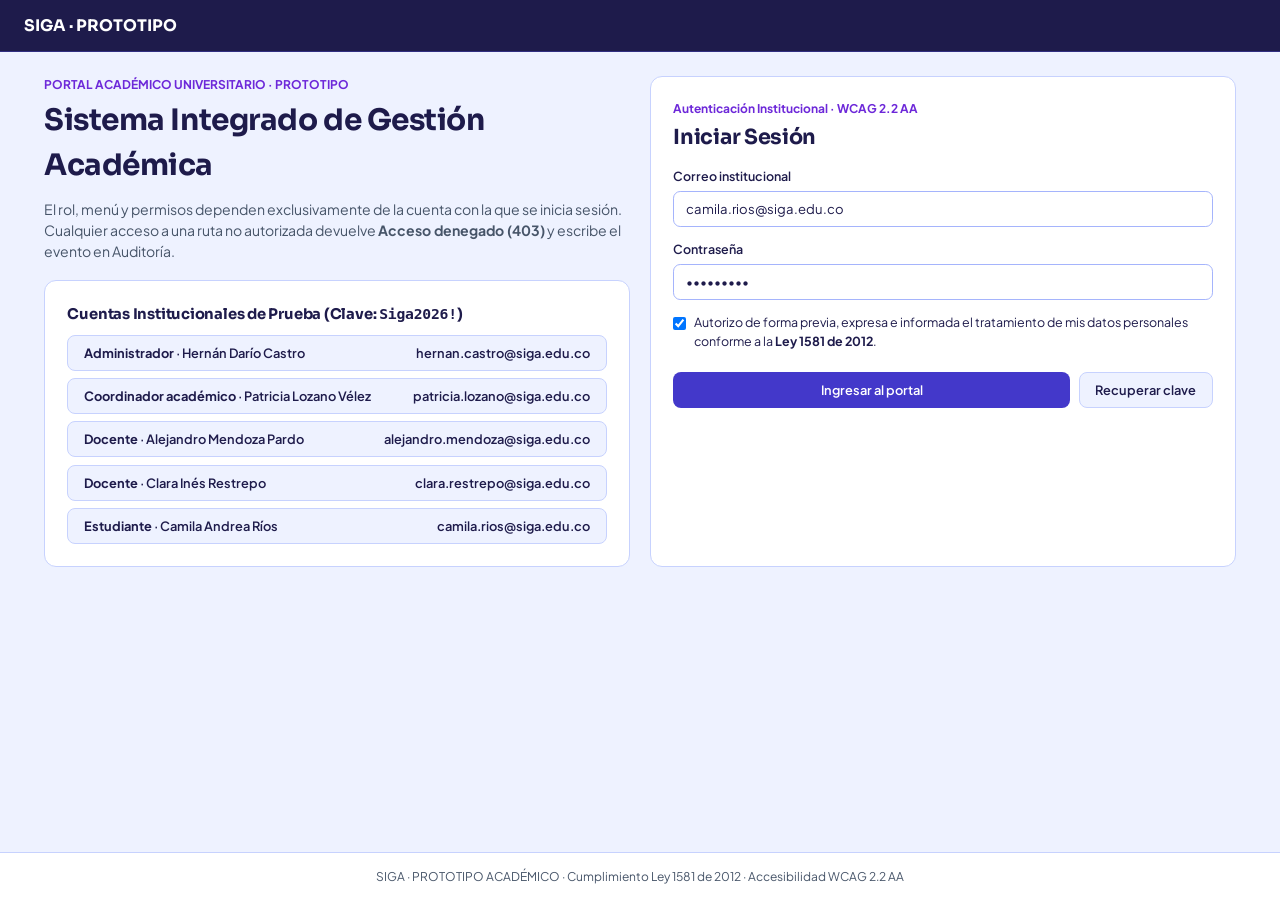
<file: public/prototipo-siga.html>
<!DOCTYPE html>
<html lang="es">
<head>
  <meta charset="UTF-8" />
  <meta name="viewport" content="width=device-width, initial-scale=1.0" />
  <title>SIGA — Portal Académico Institucional · PROTOTIPO</title>
  <link rel="preconnect" href="https://fonts.googleapis.com" />
  <link rel="preconnect" href="https://fonts.gstatic.com" crossorigin />
  <link href="https://fonts.googleapis.com/css2?family=Plus+Jakarta+Sans:wght@400;500;600;700&family=Sora:wght@600;700&display=swap" rel="stylesheet" />
  <style>
    :root {
      --primary: #4338CA;
      --primary-hover: #3730A3;
      --secondary: #6D28D9;
      --accent: #7C3AED;
      --support: #2563EB;
      --bg: #EEF2FF;
      --surface: #FFFFFF;
      --text: #1E1B4B;
      --muted: #475569;
      --border: #C7D2FE;
      --ok-bg: #ECFDF5;
      --ok-text: #065F46;
      --err-bg: #FEF2F2;
      --err-text: #991B1B;
    }
    * { box-sizing: border-box; margin: 0; padding: 0; }
    body {
      background-color: var(--bg);
      color: var(--text);
      font-family: 'Plus Jakarta Sans', system-ui, -apple-system, sans-serif;
      line-height: 1.5;
      min-height: 100vh;
      display: flex;
      flex-direction: column;
    }
    h1, h2, h3 { font-family: 'Sora', system-ui, sans-serif; letter-spacing: -0.015em; }
    .tabular { font-variant-numeric: tabular-nums; }
    :focus-visible { outline: 3px solid var(--accent); outline-offset: 2px; }
    header { background: var(--text); color: #FFFFFF; padding: 0.85rem 1.5rem; border-bottom: 1px solid #312E81; }
    .header-inner { max-width: 1240px; margin: 0 auto; display: flex; align-items: center; justify-content: space-between; gap: 1.5rem; flex-wrap: wrap; }
    .brand { font-family: 'Sora', sans-serif; font-weight: 700; font-size: 1rem; color: #FFFFFF; text-decoration: none; }
    nav { display: flex; gap: 1.25rem; flex-wrap: wrap; }
    nav button { background: transparent; color: #E0E7FF; border: none; border-bottom: 2px solid transparent; padding: 0.35rem 0.2rem; font-family: inherit; font-size: 0.85rem; font-weight: 600; cursor: pointer; min-height: 32px; }
    nav button[aria-current="page"] { color: #FFFFFF; border-bottom-color: var(--accent); }
    .session-strip { background: #FFFFFF; border-bottom: 1px solid var(--border); padding: 0.6rem 1.5rem; font-size: 0.8rem; }
    .session-inner { max-width: 1240px; margin: 0 auto; display: flex; align-items: center; justify-content: space-between; gap: 1rem; flex-wrap: wrap; }
    .btn { display: inline-flex; align-items: center; justify-content: center; padding: 0.5rem 0.95rem; min-height: 36px; border-radius: 0.5rem; font-family: inherit; font-size: 0.8rem; font-weight: 600; border: 1px solid transparent; cursor: pointer; transition: background-color 140ms ease; }
    .btn:disabled { opacity: 0.45; cursor: not-allowed; }
    .btn-primary { background: var(--primary); color: #FFFFFF; }
    .btn-primary:hover:not(:disabled) { background: var(--primary-hover); }
    .btn-secondary { background: var(--bg); color: var(--text); border-color: var(--border); }
    .btn-secondary:hover:not(:disabled) { background: #E0E7FF; }
    .btn-danger { background: #FEE2E2; color: #991B1B; }
    .container { max-width: 1240px; width: 100%; margin: 0 auto; padding: 1.5rem; flex: 1; }
    .card { background: var(--surface); border: 1px solid var(--border); border-radius: 0.75rem; padding: 1.4rem; margin-bottom: 1.25rem; }
    .kicker { font-size: 0.75rem; font-weight: 700; color: var(--secondary); margin-bottom: 0.25rem; }
    .grid-2 { display: grid; grid-template-columns: repeat(auto-fit, minmax(300px, 1fr)); gap: 1.25rem; }
    .grid-3 { display: grid; grid-template-columns: repeat(auto-fit, minmax(220px, 1fr)); gap: 0.85rem; }
    .grid-4 { display: grid; grid-template-columns: repeat(auto-fit, minmax(190px, 1fr)); gap: 0.85rem; margin-top: 1rem; }
    .stat-box { background: var(--bg); border: 1px solid var(--border); border-radius: 0.5rem; padding: 0.85rem 1rem; }
    .stat-label { font-size: 0.75rem; color: var(--muted); }
    .stat-value { font-size: 1.35rem; font-weight: 700; margin-top: 0.2rem; }
    label { display: block; font-size: 0.78rem; font-weight: 600; margin-bottom: 0.3rem; }
    input[type="text"], input[type="email"], input[type="password"], input[type="number"], input[type="search"], input[type="date"], input[type="time"], select {
      width: 100%; padding: 0.5rem 0.7rem; min-height: 36px; border: 1px solid #A5B4FC; border-radius: 0.45rem; font-family: inherit; font-size: 0.82rem; color: var(--text); background: #FFFFFF;
    }
    .alert { padding: 0.85rem 1rem; border-radius: 0.5rem; font-size: 0.82rem; margin-bottom: 1rem; border: 1px solid transparent; display: flex; justify-content: space-between; align-items: flex-start; gap: 1rem; }
    .alert-ok { background: var(--ok-bg); color: var(--ok-text); border-color: #6EE7B7; }
    .alert-err { background: var(--err-bg); color: var(--err-text); border-color: #FCA5A5; }
    .table-wrap { overflow-x: auto; border: 1px solid var(--border); border-radius: 0.5rem; margin-top: 0.75rem; }
    table { width: 100%; border-collapse: collapse; font-size: 0.8rem; text-align: left; }
    th, td { padding: 0.65rem 0.8rem; border-bottom: 1px solid #E0E7FF; }
    th { background: var(--bg); font-weight: 700; }
    .pager { display: flex; justify-content: space-between; align-items: center; gap: 0.75rem; margin-top: 0.75rem; font-size: 0.78rem; flex-wrap: wrap; }
    .hidden { display: none !important; }
    footer { background: #FFFFFF; border-top: 1px solid var(--border); padding: 0.9rem 1.5rem; font-size: 0.75rem; color: var(--muted); text-align: center; }
    @media print { header, .session-strip, footer, .no-print { display: none !important; } body { background: #FFFFFF; } .card { border: none; padding: 0; } }
  </style>
</head>
<body>
  <header>
    <div class="header-inner">
      <a href="#/panel" class="brand">SIGA · PROTOTIPO</a>
      <nav id="role-nav" aria-label="Menú del rol autenticado" class="hidden"></nav>
      <button type="button" id="btn-logout" class="btn btn-primary hidden">Cerrar sesión</button>
    </div>
  </header>

  <div id="session-bar" class="session-strip hidden">
    <div class="session-inner">
      <div id="session-info"></div>
      <div style="display:flex; gap:0.5rem;">
        <button type="button" id="btn-open-pass" class="btn btn-secondary">Cambiar contraseña</button>
      </div>
    </div>
  </div>

  <main class="container">
    <div id="alert-box" role="status" aria-live="polite" class="alert hidden">
      <span id="alert-msg"></span>
      <button type="button" id="alert-close" class="btn btn-secondary" style="padding:0.2rem 0.5rem; min-height:26px;">Cerrar</button>
    </div>

    <div id="pass-box" class="card hidden no-print">
      <h2 style="font-size:1rem; margin-bottom:0.65rem;">Actualizar contraseña personal (Argon2id · RF-13)</h2>
      <div style="display:flex; gap:0.65rem; flex-wrap:wrap; align-items:flex-end;">
        <div style="flex:1; min-width:220px;">
          <label for="new-pass-input">Nueva contraseña (mínimo 8 caracteres)</label>
          <input id="new-pass-input" type="password" />
        </div>
        <button type="button" id="btn-save-pass" class="btn btn-primary">Guardar</button>
        <button type="button" id="btn-cancel-pass" class="btn btn-secondary">Cancelar</button>
      </div>
    </div>

    <!-- LOGIN -->
    <section id="screen-login" class="grid-2">
      <div>
        <p class="kicker">PORTAL ACADÉMICO UNIVERSITARIO · PROTOTIPO</p>
        <h1 style="font-size:1.85rem; margin-bottom:0.75rem;">Sistema Integrado de Gestión Académica</h1>
        <p style="font-size:0.88rem; color:var(--muted); margin-bottom:1.1rem;">
          El rol, menú y permisos dependen exclusivamente de la cuenta con la que se inicia sesión. Cualquier acceso a una ruta no autorizada devuelve <strong>Acceso denegado (403)</strong> y escribe el evento en Auditoría.
        </p>
        <div class="card">
          <h2 style="font-size:0.92rem; margin-bottom:0.6rem;">Cuentas Institucionales de Prueba (Clave: <code>Siga2026!</code>)</h2>
          <div style="display:grid; gap:0.45rem;" id="quick-accounts"></div>
        </div>
      </div>

      <div class="card">
        <p class="kicker">Autenticación Institucional · WCAG 2.2 AA</p>
        <h2 style="font-size:1.3rem; margin-bottom:0.9rem;">Iniciar Sesión</h2>
        <form id="form-login" novalidate>
          <div style="margin-bottom:0.85rem;">
            <label for="in-email">Correo institucional</label>
            <input id="in-email" type="email" value="camila.rios@siga.edu.co" required />
          </div>
          <div style="margin-bottom:0.85rem;">
            <label for="in-pass">Contraseña</label>
            <input id="in-pass" type="password" value="Siga2026!" required />
          </div>
          <div style="margin-bottom:1rem; display:flex; gap:0.5rem; align-items:flex-start;">
            <input id="in-habeas" type="checkbox" checked style="margin-top:0.25rem;" />
            <label for="in-habeas" style="font-weight:400;">
              Autorizo de forma previa, expresa e informada el tratamiento de mis datos personales conforme a la <strong>Ley 1581 de 2012</strong>.
            </label>
          </div>
          <div style="display:flex; gap:0.6rem; flex-wrap:wrap;">
            <button type="submit" class="btn btn-primary" style="flex:1;">Ingresar al portal</button>
            <button type="button" id="btn-recover" class="btn btn-secondary">Recuperar clave</button>
          </div>
        </form>
      </div>
    </section>

    <!-- 403 FORBIDDEN -->
    <section id="screen-403" class="card hidden" style="text-align:center; max-width:620px; margin:2rem auto;">
      <p class="kicker" style="color:#991B1B;">CONTROL DE ACCESO BASADO EN ROLES</p>
      <h1 style="font-size:1.6rem; margin-bottom:0.5rem;">Acceso denegado (403)</h1>
      <p id="msg-403" style="font-size:0.88rem; color:var(--muted); margin-bottom:1.1rem;"></p>
      <button type="button" id="btn-back-panel" class="btn btn-primary">Volver a mi panel de inicio</button>
    </section>

    <!-- CONTENEDOR DINÁMICO DE PANTALLAS AUTENTICADAS -->
    <div id="app-viewport" class="hidden"></div>
  </main>

  <footer>SIGA · PROTOTIPO ACADÉMICO · Cumplimiento Ley 1581 de 2012 · Accesibilidad WCAG 2.2 AA</footer>

  <script>
    const MENUS = {
      'Administrador': [
        { route: 'panel', label: 'Inicio' },
        { route: 'admin-usuarios', label: 'Usuarios y Perfiles' },
        { route: 'admin-auditoria', label: 'Auditoría' }
      ],
      'Coordinador académico': [
        { route: 'panel', label: 'Inicio' },
        { route: 'coord-programas', label: 'Programas y Asignaturas' },
        { route: 'coord-periodos', label: 'Periodos y Grupos' },
        { route: 'coord-reportes', label: 'Reportes' }
      ],
      'Docente': [
        { route: 'panel', label: 'Inicio' },
        { route: 'docente-grupos', label: 'Mis Grupos y Notas' }
      ],
      'Estudiante': [
        { route: 'panel', label: 'Inicio' },
        { route: 'est-matricula', label: 'Matrícula' },
        { route: 'est-horario', label: 'Mi Horario' },
        { route: 'est-notas', label: 'Notas y Certificado' }
      ]
    };

    const db = {
      currentUser: null,
      route: 'panel',
      pages: {},
      filters: {},
      editUserId: null,
      editProgId: null,
      editPlanId: null,
      editCourseId: null,
      selectedTeacherGroupId: 'grp-01',
      programas: [
        { id: 'prog-is', codigo: 'SNIES-10421', nombre: 'Ingeniería de Software' },
        { id: 'prog-cd', codigo: 'SNIES-10890', nombre: 'Ciencia de Datos y Analítica' }
      ],
      planes: [
        { id: 'plan-is-2024', programaId: 'prog-is', version: 'IS-2024-V1', creditos: 160 },
        { id: 'plan-cd-2025', programaId: 'prog-cd', version: 'CD-2025-V1', creditos: 152 }
      ],
      asignaturas: [
        { id: 'a1', planId: 'plan-is-2024', codigo: 'IS-101', nombre: 'Fundamentos de Programación', creditos: 3, semestre: 1, prereq: [] },
        { id: 'a2', planId: 'plan-is-2024', codigo: 'CB-102', nombre: 'Cálculo Diferencial', creditos: 4, semestre: 1, prereq: [] },
        { id: 'a3', planId: 'plan-is-2024', codigo: 'IS-201', nombre: 'Estructuras de Datos', creditos: 4, semestre: 3, prereq: ['IS-101'] },
        { id: 'a4', planId: 'plan-is-2024', codigo: 'IS-205', nombre: 'Bases de Datos Relacionales', creditos: 3, semestre: 4, prereq: ['IS-201'] },
        { id: 'a5', planId: 'plan-is-2024', codigo: 'IS-304', nombre: 'Arquitectura de Software', creditos: 4, semestre: 6, prereq: ['IS-201', 'IS-205'] },
        { id: 'a6', planId: 'plan-is-2024', codigo: 'IS-310', nombre: 'Seguridad en Aplicaciones Web', creditos: 3, semestre: 6, prereq: ['IS-205'] },
        { id: 'a7', planId: 'plan-is-2024', codigo: 'IS-320', nombre: 'Sistemas Distribuidos', creditos: 4, semestre: 7, prereq: ['IS-304'] },
        { id: 'a8', planId: 'plan-cd-2025', codigo: 'CB-210', nombre: 'Estadística Inferencial', creditos: 3, semestre: 4, prereq: ['CB-102'] },
        { id: 'a9', planId: 'plan-is-2024', codigo: 'HU-105', nombre: 'Ética y Legislación Informática', creditos: 2, semestre: 5, prereq: [] }
      ],
      usuarios: [
        { id: 'usr-admin-01', correo: 'hernan.castro@siga.edu.co', nombre: 'Hernán Darío Castro', doc: '79845120', rol: 'Administrador', codigo: 'ADM-001', activo: true, bloqueado: false, intentos: 0 },
        { id: 'usr-coord-01', correo: 'patricia.lozano@siga.edu.co', nombre: 'Patricia Lozano Vélez', doc: '52418930', rol: 'Coordinador académico', codigo: 'COORD-310', activo: true, bloqueado: false, intentos: 0 },
        { id: 'usr-doc-01', correo: 'alejandro.mendoza@siga.edu.co', nombre: 'Alejandro Mendoza Pardo', doc: '80142910', rol: 'Docente', codigo: 'DOC-88041', esp: 'Arquitectura de Software', activo: true, bloqueado: false, intentos: 0 },
        { id: 'usr-doc-02', correo: 'clara.restrepo@siga.edu.co', nombre: 'Clara Inés Restrepo', doc: '43612098', rol: 'Docente', codigo: 'DOC-88095', esp: 'Ciberseguridad', activo: true, bloqueado: false, intentos: 0 },
        { id: 'usr-est-01', correo: 'camila.rios@siga.edu.co', nombre: 'Camila Andrea Ríos', doc: '1019482310', rol: 'Estudiante', codigo: 'EST-2024108', programaId: 'prog-is', activo: true, bloqueado: false, intentos: 0 },
        { id: 'usr-est-02', correo: 'sebastian.morales@siga.edu.co', nombre: 'Sebastián Morales Ortega', doc: '1020741955', rol: 'Estudiante', codigo: 'EST-2024119', programaId: 'prog-is', activo: true, bloqueado: false, intentos: 0 }
      ],
      periodos: [
        { codigo: '2026-1', nombre: 'Primer Semestre 2026', estado: 'cerrado', ini: '2026-01-10', fin: '2026-02-05' },
        { codigo: '2026-2', nombre: 'Segundo Semestre 2026', estado: 'matrícula abierta', ini: '2026-10-01', fin: '2026-12-15' }
      ],
      grupos: [
        { id: 'grp-01', cod: 'IS304-01', asigCod: 'IS-304', asigNom: 'Arquitectura de Software', cred: 4, prereq: ['IS-201', 'IS-205'], docenteId: 'usr-doc-01', docenteNom: 'Alejandro Mendoza Pardo', periodo: '2026-2', cupoMax: 25, cupoOcup: 19, dia: 'Martes', ini: 420, fin: 540, horario: 'Martes 07:00–09:00', aula: 'Edificio B · 302', inscritoEst01: true },
        { id: 'grp-02', cod: 'IS310-01', asigCod: 'IS-310', asigNom: 'Seguridad en Aplicaciones Web', cred: 3, prereq: ['IS-205'], docenteId: 'usr-doc-02', docenteNom: 'Clara Inés Restrepo', periodo: '2026-2', cupoMax: 20, cupoOcup: 14, dia: 'Miércoles', ini: 600, fin: 780, horario: 'Miércoles 10:00–13:00', aula: 'Laboratorio 104', inscritoEst01: false },
        { id: 'grp-03', cod: 'IS320-02', asigCod: 'IS-320', asigNom: 'Sistemas Distribuidos', cred: 4, prereq: ['IS-304'], docenteId: 'usr-doc-01', docenteNom: 'Alejandro Mendoza Pardo', periodo: '2026-2', cupoMax: 25, cupoOcup: 12, dia: 'Viernes', ini: 480, fin: 660, horario: 'Viernes 08:00–11:00', aula: 'Edificio A · 205', inscritoEst01: false },
        { id: 'grp-04', cod: 'CB210-01', asigCod: 'CB-210', asigNom: 'Estadística Inferencial', cred: 3, prereq: ['CB-102'], docenteId: 'usr-doc-02', docenteNom: 'Clara Inés Restrepo', periodo: '2026-2', cupoMax: 30, cupoOcup: 24, dia: 'Martes', ini: 480, fin: 600, horario: 'Martes 08:00–10:00', aula: 'Edificio C · 108', inscritoEst01: false },
        { id: 'grp-05', cod: 'HU105-03', asigCod: 'HU-105', asigNom: 'Ética y Legislación Informática', cred: 2, prereq: [], docenteId: 'usr-doc-02', docenteNom: 'Clara Inés Restrepo', periodo: '2026-2', cupoMax: 20, cupoOcup: 20, dia: 'Lunes', ini: 840, fin: 960, horario: 'Lunes 14:00–16:00', aula: 'Edificio D · 12', inscritoEst01: false }
      ],
      aprobadasEst01: [
        { periodo: '2025-1', cod: 'IS-101', nom: 'Fundamentos de Programación', cred: 3, nota: 4.30 },
        { periodo: '2025-1', cod: 'CB-102', nom: 'Cálculo Diferencial', cred: 4, nota: 3.90 },
        { periodo: '2025-2', cod: 'IS-201', nom: 'Estructuras de Datos', cred: 4, nota: 4.50 },
        { periodo: '2026-1', cod: 'IS-205', nom: 'Bases de Datos Relacionales', cred: 3, nota: 4.10 }
      ],
      calificaciones: [
        { id: 'cal-01', grupoId: 'grp-01', grupoCod: 'IS304-01', periodo: '2026-2', programaId: 'prog-is', asigCod: 'IS-304', asigNom: 'Arquitectura de Software', cred: 4, estId: 'usr-est-01', estCod: 'EST-2024108', estNom: 'Camila Andrea Ríos', c1: 4.2, c2: 4.4, ex: 4.0, estado: 'borrador' },
        { id: 'cal-02', grupoId: 'grp-01', grupoCod: 'IS304-01', periodo: '2026-2', programaId: 'prog-is', asigCod: 'IS-304', asigNom: 'Arquitectura de Software', cred: 4, estId: 'usr-est-02', estCod: 'EST-2024119', estNom: 'Sebastián Morales Ortega', c1: 3.6, c2: 3.8, ex: 3.9, estado: 'publicada' },
        { id: 'cal-03', grupoId: 'grp-02', grupoCod: 'IS310-01', periodo: '2026-2', programaId: 'prog-cd', asigCod: 'IS-310', asigNom: 'Seguridad en Aplicaciones Web', cred: 3, estId: 'usr-est-02', estCod: 'EST-2024119', estNom: 'Sebastián Morales Ortega', c1: 4.5, c2: 4.2, ex: 4.4, estado: 'publicada' }
      ],
      auditoria: [
        { fecha: '2026-11-01 08:30:00', usuario: 'patricia.lozano@siga.edu.co', accion: 'CAMBIO_ESTADO_PERIODO', registro: 'PeriodoAcadémico:2026-2', detalle: 'Apertura de ventana de matrícula.' },
        { fecha: '2026-11-01 15:10:00', usuario: 'alejandro.mendoza@siga.edu.co', accion: 'CALIFICACION_PUBLICADA', registro: 'Calificación:cal-02', detalle: 'Nota publicada en grupo IS304-01.' }
      ],
      notificaciones: [
        { fecha: '2026-06-12 16:11', estId: 'usr-est-01', tipo: 'NOTA_PUBLICADA', msg: 'Publicada calificación definitiva (4.10) en Bases de Datos Relacionales.' }
      ]
    };

    function nowStr() { return new Date().toISOString().slice(0, 19).replace('T', ' '); }
    function logAudit(usuario, accion, registro, detalle) {
      db.auditoria.unshift({ fecha: nowStr(), usuario, accion, registro, detalle });
    }
    function notify(msg, ok = true) {
      const box = document.getElementById('alert-box');
      document.getElementById('alert-msg').textContent = msg;
      box.className = 'alert ' + (ok ? 'alert-ok' : 'alert-err');
      box.classList.remove('hidden');
    }
    function paginate(arr, key, size = 4) {
      const total = arr.length;
      const pages = Math.max(1, Math.ceil(total / size));
      const cur = Math.min(Math.max(1, db.pages[key] || 1), pages);
      db.pages[key] = cur;
      return { slice: arr.slice((cur - 1) * size, cur * size), cur, pages, total };
    }
    function pagerHtml(key, p) {
      return '<div class="pager"><span class="tabular">Total: <strong>' + p.total + '</strong> registros · Página ' + p.cur + ' de ' + p.pages + '</span>' +
        '<div style="display:flex; gap:0.4rem;">' +
        '<button type="button" class="btn btn-secondary" data-pg="' + key + ':-1" ' + (p.cur <= 1 ? 'disabled' : '') + '>Anterior</button>' +
        '<button type="button" class="btn btn-secondary" data-pg="' + key + ':1" ' + (p.cur >= p.pages ? 'disabled' : '') + '>Siguiente</button></div></div>';
    }
    function canAccess(rol, route) {
      return (MENUS[rol] || []).some(m => m.route === route);
    }

    function navigate(route) {
      db.route = route;
      window.location.hash = '#/' + route;
      if (db.currentUser && !canAccess(db.currentUser.rol, route)) {
        logAudit(db.currentUser.correo, 'ACCESO_DENEGADO_403', 'Ruta:/#/' + route, 'Intento bloqueado desde rol ' + db.currentUser.rol);
      }
      render();
    }

    function renderQuickAccounts() {
      document.getElementById('quick-accounts').innerHTML = db.usuarios.slice(0, 5).map(u =>
        '<button type="button" class="btn btn-secondary" style="justify-content:space-between;" data-fill="' + u.correo + '">' +
        '<span><strong>' + u.rol + '</strong> · ' + u.nombre + '</span><span class="tabular">' + u.correo + '</span></button>'
      ).join('');
    }

    function render() {
      renderQuickAccounts();
      const logged = Boolean(db.currentUser);
      document.getElementById('screen-login').classList.toggle('hidden', logged);
      document.getElementById('role-nav').classList.toggle('hidden', !logged);
      document.getElementById('btn-logout').classList.toggle('hidden', !logged);
      document.getElementById('session-bar').classList.toggle('hidden', !logged);
      if (!logged) {
        document.getElementById('screen-403').classList.add('hidden');
        document.getElementById('app-viewport').classList.add('hidden');
        return;
      }

      const u = db.currentUser;
      const per2 = db.periodos.find(p => p.codigo === '2026-2') || db.periodos[0];
      document.getElementById('session-info').innerHTML =
        '<strong>PROTOTIPO</strong> · Usuario: <strong>' + u.nombre + '</strong> (' + u.codigo + ') · Rol de sesión: <strong>' + u.rol + '</strong> · Periodo ' + per2.codigo + ': <strong>' + per2.estado + '</strong>';

      document.getElementById('role-nav').innerHTML = MENUS[u.rol].map(m =>
        '<button type="button" data-nav="' + m.route + '" ' + (db.route === m.route ? 'aria-current="page"' : '') + '>' + m.label + '</button>'
      ).join('');

      if (!canAccess(u.rol, db.route)) {
        document.getElementById('screen-403').classList.remove('hidden');
        document.getElementById('app-viewport').classList.add('hidden');
        document.getElementById('msg-403').textContent =
          'El perfil actual (' + u.rol + ') no posee autorización sobre la ruta /#/' + db.route + '. El evento ha sido registrado en Auditoría.';
        return;
      }

      document.getElementById('screen-403').classList.add('hidden');
      const vp = document.getElementById('app-viewport');
      vp.classList.remove('hidden');

      if (db.route === 'panel') {
        const qNot = (db.filters.notQ || '').toLowerCase();
        const notifs = db.notificaciones.filter(n => (u.rol === 'Administrador' || n.estId === u.id) && (!qNot || n.msg.toLowerCase().includes(qNot)));
        const pgN = paginate(notifs, 'notif', 4);
        vp.innerHTML = '<div class="card"><p class="kicker">RF-20 · Panel de Inicio Exclusivo por Rol</p><h1 style="font-size:1.45rem;">Bienvenido, ' + u.nombre + ' (' + u.rol + ')</h1>' +
          '<p style="font-size:0.82rem; color:var(--muted); margin-top:0.25rem;">Utilice el menú superior asignado a su rol. Puede verificar el bloqueo RBAC probando una ruta restringida: <button type="button" class="btn btn-secondary" style="padding:0.2rem 0.6rem; min-height:28px;" data-nav="' + (u.rol === 'Administrador' ? 'est-matricula' : 'admin-auditoria') + '">Probar ruta ajena (403)</button></p></div>' +
          '<div class="card"><div style="display:flex; justify-content:space-between; align-items:center; gap:1rem; flex-wrap:wrap;"><h2 style="font-size:1.05rem;">Bandeja de Notificaciones (RF-17)</h2>' +
          '<input type="search" aria-label="Buscar notificaciones" placeholder="Buscar notificación..." value="' + (db.filters.notQ || '') + '" data-flt="notQ" style="max-width:240px;"/></div>' +
          '<div class="table-wrap"><table><thead><tr><th>Fecha</th><th>Categoría</th><th>Mensaje</th></tr></thead><tbody>' +
          (pgN.slice.map(n => '<tr><td class="tabular">' + n.fecha + '</td><td><strong>' + n.tipo + '</strong></td><td>' + n.msg + '</td></tr>').join('') || '<tr><td colspan="3">Sin notificaciones registradas.</td></tr>') +
          '</tbody></table></div>' + pagerHtml('notif', pgN) + '</div>';
      }

      else if (db.route === 'admin-usuarios') {
        const q = (db.filters.usrQ || '').toLowerCase();
        const rf = db.filters.usrRol || 'TODOS';
        const list = db.usuarios.filter(x => (!q || x.nombre.toLowerCase().includes(q) || x.correo.toLowerCase().includes(q) || x.codigo.toLowerCase().includes(q)) && (rf === 'TODOS' || x.rol === rf));
        const pg = paginate(list, 'usr', 4);
        const ed = db.usuarios.find(x => x.id === db.editUserId);
        vp.innerHTML = '<div class="card"><p class="kicker">Módulo Seguridad · Gestión de Usuarios, Estudiantes y Docentes</p><h1 style="font-size:1.3rem; margin-bottom:0.8rem;">' + (ed ? 'Editar Cuenta / Rol' : 'Crear Usuario, Estudiante o Docente') + '</h1>' +
          '<form id="form-usr" class="grid-3" novalidate>' +
          '<div><label>Nombre completo</label><input id="u-nom" type="text" value="' + (ed ? ed.nombre : '') + '" required/></div>' +
          '<div><label>Correo institucional</label><input id="u-cor" type="email" value="' + (ed ? ed.correo : '') + '" required/></div>' +
          '<div><label>Documento (6-12 dígitos)</label><input id="u-doc" type="text" value="' + (ed ? ed.doc : '') + '" required/></div>' +
          '<div><label>Rol</label><select id="u-rol">' + ['Estudiante', 'Docente', 'Coordinador académico', 'Administrador'].map(r => '<option value="' + r + '" ' + (ed && ed.rol === r ? 'selected' : '') + '>' + r + '</option>').join('') + '</select></div>' +
          '<div><label>Código institucional</label><input id="u-cod" type="text" value="' + (ed ? ed.codigo : '') + '" required/></div>' +
          '<div style="display:flex; align-items:flex-end; gap:0.5rem;"><button type="submit" class="btn btn-primary">' + (ed ? 'Actualizar' : 'Crear cuenta') + '</button>' + (ed ? '<button type="button" id="u-cancel" class="btn btn-secondary">Cancelar</button>' : '') + '</div></form></div>' +
          '<div class="card"><div style="display:flex; justify-content:space-between; gap:0.75rem; flex-wrap:wrap;"><input type="search" aria-label="Buscar usuarios" placeholder="Buscar por nombre, correo o código..." value="' + (db.filters.usrQ || '') + '" data-flt="usrQ" style="max-width:260px;"/>' +
          '<select aria-label="Filtrar rol" data-flt="usrRol" style="max-width:220px;"><option value="TODOS">Todos los roles</option>' + ['Estudiante', 'Docente', 'Coordinador académico', 'Administrador'].map(r => '<option value="' + r + '" ' + (rf === r ? 'selected' : '') + '>' + r + '</option>').join('') + '</select></div>' +
          '<div class="table-wrap"><table><thead><tr><th>Código / Nombre</th><th>Correo / Doc</th><th>Rol</th><th>Estado</th><th>Acciones</th></tr></thead><tbody>' +
          pg.slice.map(x => '<tr><td><strong>' + x.codigo + '</strong> · ' + x.nombre + '</td><td class="tabular">' + x.correo + ' (' + x.doc + ')</td><td>' + x.rol + '</td><td>' + (!x.activo ? 'Desactivado' : x.bloqueado ? 'Bloqueado' : 'Activo') + '</td>' +
            '<td style="display:flex; gap:0.35rem; flex-wrap:wrap;"><button type="button" class="btn btn-secondary" data-uedit="' + x.id + '">Editar</button>' +
            (x.id !== u.id ? '<button type="button" class="btn btn-secondary" data-ulock="' + x.id + '">' + (x.bloqueado ? 'Desbloquear' : 'Bloquear') + '</button><button type="button" class="btn btn-danger" data-uact="' + x.id + '">' + (x.activo ? 'Desactivar' : 'Activar') + '</button>' : '') + '</td></tr>').join('') +
          '</tbody></table></div>' + pagerHtml('usr', pg) + '</div>';
      }

      else if (db.route === 'admin-auditoria') {
        const qu = (db.filters.audU || '').toLowerCase();
        const qa = db.filters.audA || 'TODAS';
        const qf = db.filters.audF || '';
        const accs = Array.from(new Set(db.auditoria.map(a => a.accion)));
        const list = db.auditoria.filter(a => (!qu || a.usuario.toLowerCase().includes(qu) || a.registro.toLowerCase().includes(qu)) && (qa === 'TODAS' || a.accion === qa) && (!qf || a.fecha.startsWith(qf)));
        const pg = paginate(list, 'aud', 5);
        vp.innerHTML = '<div class="card"><p class="kicker">Módulo Auditoría · Filtros por Usuario, Acción y Fecha (RF-12)</p><h1 style="font-size:1.35rem; margin-bottom:0.8rem;">Bitácora de Eventos de Auditoría</h1>' +
          '<div class="grid-3"><input type="search" aria-label="Filtrar por usuario" placeholder="Usuario o registro afectado..." value="' + (db.filters.audU || '') + '" data-flt="audU"/>' +
          '<select aria-label="Filtrar por acción" data-flt="audA"><option value="TODAS">Todas las acciones</option>' + accs.map(ac => '<option value="' + ac + '" ' + (qa === ac ? 'selected' : '') + '>' + ac + '</option>').join('') + '</select>' +
          '<input type="date" aria-label="Filtrar por fecha" value="' + qf + '" data-flt="audF"/></div>' +
          '<div class="table-wrap"><table><thead><tr><th>Fecha</th><th>Usuario</th><th>Acción</th><th>Registro Afectado</th><th>Detalle</th></tr></thead><tbody>' +
          pg.slice.map(a => '<tr><td class="tabular">' + a.fecha + '</td><td class="tabular">' + a.usuario + '</td><td><strong>' + a.accion + '</strong></td><td class="tabular">' + a.registro + '</td><td>' + a.detalle + '</td></tr>').join('') +
          '</tbody></table></div>' + pagerHtml('aud', pg) + '</div>';
      }

      else if (db.route === 'coord-programas') {
        const qa = (db.filters.asigQ || '').toLowerCase();
        const semF = db.filters.asigSem || 'TODOS';
        const list = db.asignaturas.filter(a => (!qa || a.codigo.toLowerCase().includes(qa) || a.nombre.toLowerCase().includes(qa)) && (semF === 'TODOS' || String(a.semestre) === semF));
        const pg = paginate(list, 'asig', 4);
        const edP = db.programas.find(p => p.id === db.editProgId);
        const edPl = db.planes.find(pl => pl.id === db.editPlanId);
        const ed = db.asignaturas.find(a => a.id === db.editCourseId);
        vp.innerHTML = '<div class="grid-2">' +
          '<div class="card"><h2 style="font-size:1.05rem; margin-bottom:0.6rem;">' + (edP ? 'Editar Programa Académico' : 'Crear Programa Académico') + '</h2><form id="form-prog" class="grid-2" novalidate>' +
          '<div><label for="p-cod">Código</label><input id="p-cod" type="text" value="' + (edP ? edP.codigo : '') + '" placeholder="SNIES-11500" required/></div><div><label for="p-nom">Nombre Programa</label><input id="p-nom" type="text" value="' + (edP ? edP.nombre : '') + '" placeholder="Ingeniería de Datos" required/></div>' +
          '<div style="display:flex; gap:0.4rem;"><button type="submit" class="btn btn-primary">' + (edP ? 'Actualizar Programa' : 'Guardar Programa') + '</button>' + (edP ? '<button type="button" id="p-cancel" class="btn btn-secondary">Cancelar</button>' : '') + '</div></form>' +
          '<div style="margin-top:0.75rem; font-size:0.78rem;">' + db.programas.map(p => '<div style="display:flex; justify-content:space-between; padding:0.25rem 0; border-bottom:1px solid #E0E7FF;"><span><strong>' + p.codigo + '</strong> · ' + p.nombre + '</span><button type="button" class="btn btn-secondary" style="padding:0.15rem 0.5rem; min-height:24px;" data-pedit="' + p.id + '">Editar</button></div>').join('') + '</div></div>' +
          '<div class="card"><h2 style="font-size:1.05rem; margin-bottom:0.6rem;">' + (edPl ? 'Editar Plan de Estudio' : 'Crear Plan de Estudio') + '</h2><form id="form-plan" class="grid-3" novalidate>' +
          '<div><label for="pl-prog">Programa</label><select id="pl-prog">' + db.programas.map(p => '<option value="' + p.id + '" ' + (edPl && edPl.programaId === p.id ? 'selected' : '') + '>' + p.nombre + '</option>').join('') + '</select></div>' +
          '<div><label for="pl-ver">Versión</label><input id="pl-ver" type="text" value="' + (edPl ? edPl.version : '') + '" placeholder="IS-2026-V2" required/></div>' +
          '<div><label for="pl-cred">Créditos Totales</label><input id="pl-cred" type="number" min="60" max="220" value="' + (edPl ? edPl.creditos : 160) + '" required/></div>' +
          '<div style="display:flex; gap:0.4rem;"><button type="submit" class="btn btn-primary">' + (edPl ? 'Actualizar Plan' : 'Guardar Plan') + '</button>' + (edPl ? '<button type="button" id="pl-cancel" class="btn btn-secondary">Cancelar</button>' : '') + '</div></form>' +
          '<div style="margin-top:0.75rem; font-size:0.78rem;">' + db.planes.map(pl => '<div style="display:flex; justify-content:space-between; padding:0.25rem 0; border-bottom:1px solid #E0E7FF;"><span><strong>' + pl.version + '</strong> (' + pl.creditos + ' créd.)</span><button type="button" class="btn btn-secondary" style="padding:0.15rem 0.5rem; min-height:24px;" data-pledit="' + pl.id + '">Editar</button></div>').join('') + '</div></div></div>' +
          '<div class="card"><h2 style="font-size:1.05rem; margin-bottom:0.6rem;">' + (ed ? 'Editar Asignatura' : 'Crear Asignatura') + '</h2><form id="form-asig" class="grid-4" style="margin-top:0;" novalidate>' +
          '<div><label for="a-cod">Código</label><input id="a-cod" type="text" value="' + (ed ? ed.codigo : '') + '" placeholder="IS-401" required/></div>' +
          '<div><label for="a-nom">Nombre</label><input id="a-nom" type="text" value="' + (ed ? ed.nombre : '') + '" placeholder="Arquitectura Cloud" required/></div>' +
          '<div><label for="a-cred">Créditos / Semestre</label><div style="display:flex; gap:0.35rem;"><input id="a-cred" type="number" min="1" max="12" value="' + (ed ? ed.creditos : 3) + '" aria-label="Créditos"/><input id="a-sem" type="number" min="1" max="10" value="' + (ed ? ed.semestre : 1) + '" aria-label="Semestre"/></div></div>' +
          '<div style="display:flex; align-items:flex-end; gap:0.4rem;"><button type="submit" class="btn btn-primary">' + (ed ? 'Actualizar Asignatura' : 'Guardar Asignatura') + '</button>' + (ed ? '<button type="button" id="a-cancel" class="btn btn-secondary">Cancelar</button>' : '') + '</div></form></div>' +
          '<div class="card"><div style="display:flex; justify-content:space-between; align-items:center; gap:0.75rem; flex-wrap:wrap;"><h2 style="font-size:1.1rem;">Catálogo de Asignaturas</h2><div style="display:flex; gap:0.5rem; flex-wrap:wrap;"><input type="search" aria-label="Buscar asignatura" placeholder="Buscar por código o nombre..." value="' + (db.filters.asigQ || '') + '" data-flt="asigQ" style="max-width:220px;"/><select aria-label="Filtrar semestre" data-flt="asigSem" style="max-width:170px;"><option value="TODOS">Todos los semestres</option>' + [1,2,3,4,5,6,7,8,9,10].map(s => '<option value="' + s + '" ' + (semF === String(s) ? 'selected' : '') + '>Semestre ' + s + '</option>').join('') + '</select></div></div>' +
          '<div class="table-wrap"><table><thead><tr><th>Código</th><th>Asignatura</th><th>Créditos</th><th>Semestre</th><th>Acción</th></tr></thead><tbody>' +
          pg.slice.map(a => '<tr><td class="tabular"><strong>' + a.codigo + '</strong></td><td>' + a.nombre + '</td><td class="tabular">' + a.creditos + '</td><td class="tabular">' + a.semestre + '</td><td><button type="button" class="btn btn-secondary" data-aedit="' + a.id + '">Editar</button></td></tr>').join('') +
          '</tbody></table></div>' + pagerHtml('asig', pg) + '</div>';
      }

      else if (db.route === 'coord-periodos') {
        const qg = (db.filters.grpQ || '').toLowerCase();
        const perF = db.filters.grpPer || 'TODOS';
        const docs = db.usuarios.filter(x => x.rol === 'Docente' && x.activo);
        const list = db.grupos.filter(g => (!qg || g.cod.toLowerCase().includes(qg) || g.asigNom.toLowerCase().includes(qg)) && (perF === 'TODOS' || g.periodo === perF));
        const pg = paginate(list, 'grp', 4);
        vp.innerHTML = '<div class="card"><h1 style="font-size:1.25rem; margin-bottom:0.65rem;">Periodos Académicos y Estados (RF-14)</h1>' +
          '<form id="form-per" class="grid-3" style="margin-bottom:0.8rem;" novalidate><div><label for="per-c">Código Periodo</label><input id="per-c" type="text" placeholder="2027-1"/></div><div><label for="per-n">Nombre</label><input id="per-n" type="text" placeholder="Primer Semestre 2027"/></div><div style="display:flex; align-items:flex-end;"><button type="submit" class="btn btn-primary">Crear Periodo</button></div></form>' +
          '<div class="table-wrap"><table><thead><tr><th>Periodo</th><th>Estado Actual</th><th>Cambiar Estado</th></tr></thead><tbody>' +
          db.periodos.map(p => '<tr><td><strong>' + p.codigo + '</strong> · ' + p.nombre + '</td><td><strong>' + p.estado + '</strong></td><td style="display:flex; gap:0.35rem; flex-wrap:wrap;">' +
            ['planeado', 'matrícula abierta', 'en curso', 'cerrado'].map(st => '<button type="button" class="btn ' + (p.estado === st ? 'btn-primary' : 'btn-secondary') + '" data-pstate="' + p.codigo + ':' + st + '">' + st + '</button>').join('') + '</td></tr>').join('') +
          '</tbody></table></div></div>' +
          '<div class="card"><h2 style="font-size:1.15rem; margin-bottom:0.65rem;">Abrir Nuevo Grupo (Cupo, Docente, Horario y Aula)</h2>' +
          '<form id="form-grp" class="grid-3" novalidate>' +
          '<div><label for="g-cod">Código Grupo</label><input id="g-cod" type="text" placeholder="IS304-02"/></div>' +
          '<div><label for="g-asig">Asignatura</label><select id="g-asig">' + db.asignaturas.map(a => '<option value="' + a.id + '">' + a.codigo + ' · ' + a.nombre + '</option>').join('') + '</select></div>' +
          '<div><label for="g-doc">Docente Titular</label><select id="g-doc">' + docs.map(d => '<option value="' + d.id + '">' + d.nombre + '</option>').join('') + '</select></div>' +
          '<div><label for="g-dia">Día y Horario</label><div style="display:flex; gap:0.35rem;"><select id="g-dia" aria-label="Día">' + ['Lunes','Martes','Miércoles','Jueves','Viernes','Sábado'].map(d => '<option value="' + d + '">' + d + '</option>').join('') + '</select><input id="g-hini" type="time" value="08:00" aria-label="Hora inicio"/><input id="g-hfin" type="time" value="10:00" aria-label="Hora fin"/></div></div>' +
          '<div><label for="g-cupo">Cupo / Aula</label><div style="display:flex; gap:0.35rem;"><input id="g-cupo" type="number" min="5" max="80" value="25" aria-label="Cupo"/><input id="g-aula" type="text" value="Edificio B · 204" aria-label="Aula"/></div></div>' +
          '<div style="display:flex; align-items:flex-end;"><button type="submit" class="btn btn-primary">Crear Grupo</button></div></form>' +
          '<div style="margin-top:0.9rem; display:flex; gap:0.5rem; flex-wrap:wrap;"><input type="search" aria-label="Filtrar grupos" placeholder="Buscar grupo o asignatura..." value="' + (db.filters.grpQ || '') + '" data-flt="grpQ" style="max-width:240px;"/><select aria-label="Filtrar periodo grupo" data-flt="grpPer" style="max-width:180px;"><option value="TODOS">Todos los periodos</option>' + db.periodos.map(p => '<option value="' + p.codigo + '" ' + (perF === p.codigo ? 'selected' : '') + '>' + p.codigo + '</option>').join('') + '</select></div>' +
          '<div class="table-wrap"><table><thead><tr><th>Grupo / Asignatura</th><th>Docente</th><th>Horario y Aula</th><th>Cupos</th></tr></thead><tbody>' +
          pg.slice.map(g => '<tr><td><strong>' + g.cod + '</strong> · ' + g.asigNom + '</td><td>' + g.docenteNom + '</td><td class="tabular">' + g.horario + ' (' + g.aula + ')</td><td class="tabular">' + g.cupoOcup + '/' + g.cupoMax + '</td></tr>').join('') +
          '</tbody></table></div>' + pagerHtml('grp', pg) + '</div>';
      }

      else if (db.route === 'coord-reportes') {
        const fp = db.filters.repPer || 'TODOS';
        const fpr = db.filters.repProg || 'TODOS';
        const fq = (db.filters.repQ || '').toLowerCase();
        const rows = db.calificaciones.filter(c => (fp === 'TODOS' || c.periodo === fp) && (fpr === 'TODOS' || c.programaId === fpr) && (!fq || c.estNom.toLowerCase().includes(fq) || c.asigNom.toLowerCase().includes(fq)));
        const pg = paginate(rows, 'rep', 4);
        vp.innerHTML = '<div class="card"><div style="display:flex; justify-content:space-between; align-items:center; flex-wrap:wrap; gap:1rem;"><div><p class="kicker">Módulo Reportes · Filtros por Periodo y Programa (RF-10 y RF-18)</p><h1 style="font-size:1.35rem;">Reporte Consolidado Académico</h1></div>' +
          '<div class="no-print" style="display:flex; gap:0.5rem;"><button type="button" id="btn-rep-csv" class="btn btn-secondary">Exportar CSV</button><button type="button" id="btn-rep-pdf" class="btn btn-primary">Exportar PDF</button></div></div>' +
          '<div class="grid-3 no-print" style="margin-top:0.85rem;">' +
          '<div><label>Periodo Académico</label><select data-flt="repPer"><option value="TODOS">Todos</option>' + db.periodos.map(p => '<option value="' + p.codigo + '" ' + (fp === p.codigo ? 'selected' : '') + '>' + p.codigo + '</option>').join('') + '</select></div>' +
          '<div><label>Programa Académico</label><select data-flt="repProg"><option value="TODOS">Todos</option>' + db.programas.map(p => '<option value="' + p.id + '" ' + (fpr === p.id ? 'selected' : '') + '>' + p.nombre + '</option>').join('') + '</select></div>' +
          '<div><label>Buscar Estudiante / Asignatura</label><input type="search" value="' + (db.filters.repQ || '') + '" data-flt="repQ" placeholder="Filtrar..."/></div></div>' +
          '<div class="table-wrap"><table><thead><tr><th>Periodo</th><th>Programa</th><th>Grupo / Asignatura</th><th>Estudiante</th><th>Definitiva</th><th>Estado</th></tr></thead><tbody>' +
          pg.slice.map(r => '<tr><td class="tabular">' + r.periodo + '</td><td>' + (db.programas.find(p => p.id === r.programaId)?.nombre || '') + '</td><td><strong>' + r.grupoCod + '</strong> · ' + r.asigNom + '</td><td>' + r.estNom + '</td><td class="tabular"><strong>' + (r.c1 * 0.3 + r.c2 * 0.3 + r.ex * 0.4).toFixed(2) + '</strong></td><td>' + r.estado + '</td></tr>').join('') +
          '</tbody></table></div>' + pagerHtml('rep', pg) + '</div>';
      }

      else if (db.route === 'docente-grupos') {
        const own = db.grupos.filter(g => g.docenteId === u.id);
        const curGrp = own.find(g => g.id === db.selectedTeacherGroupId) || own[0];
        const q = (db.filters.docQ || '').toLowerCase();
        const rows = db.calificaciones.filter(c => curGrp && c.grupoId === curGrp.id && (!q || c.estNom.toLowerCase().includes(q)));
        const pg = paginate(rows, 'doc', 4);
        vp.innerHTML = '<div class="card"><p class="kicker">Módulo Calificaciones · Grupos Titulares de ' + u.nombre + '</p><h1 style="font-size:1.35rem; margin-bottom:0.5rem;">Mis Grupos y Planillas de Clase</h1>' +
          '<div style="display:flex; gap:0.5rem; flex-wrap:wrap; margin-bottom:0.85rem;">' + own.map(g => '<button type="button" class="btn ' + (curGrp && curGrp.id === g.id ? 'btn-primary' : 'btn-secondary') + '" data-dgrp="' + g.id + '">' + g.cod + ' · ' + g.asigNom + '</button>').join('') + '</div>' +
          '<input type="search" placeholder="Buscar estudiante en mi lista..." value="' + (db.filters.docQ || '') + '" data-flt="docQ" style="max-width:260px;"/>' +
          '<div class="table-wrap"><table><thead><tr><th>Estudiante</th><th>Corte 1</th><th>Corte 2</th><th>Examen</th><th>Definitiva</th><th>Estado</th><th>Acción</th></tr></thead><tbody>' +
          pg.slice.map(c => {
            const def = (c.c1 * 0.3 + c.c2 * 0.3 + c.ex * 0.4).toFixed(2);
            const ed = c.estado === 'borrador';
            return '<tr><td><strong>' + c.estNom + '</strong> (' + c.estCod + ')</td>' +
              '<td>' + (ed ? '<input type="number" step="0.1" min="0" max="5" value="' + c.c1 + '" data-cnote="' + c.id + ':c1" style="width:68px"/>' : c.c1.toFixed(1)) + '</td>' +
              '<td>' + (ed ? '<input type="number" step="0.1" min="0" max="5" value="' + c.c2 + '" data-cnote="' + c.id + ':c2" style="width:68px"/>' : c.c2.toFixed(1)) + '</td>' +
              '<td>' + (ed ? '<input type="number" step="0.1" min="0" max="5" value="' + c.ex + '" data-cnote="' + c.id + ':ex" style="width:68px"/>' : c.ex.toFixed(1)) + '</td>' +
              '<td class="tabular"><strong>' + def + '</strong></td><td>' + c.estado + '</td>' +
              '<td>' + (ed ? '<button type="button" class="btn btn-secondary" data-csave="' + c.id + '">Borrador</button> <button type="button" class="btn btn-primary" data-cpub="' + c.id + '">Publicar</button>' : 'Publicada') + '</td></tr>';
          }).join('') + '</tbody></table></div>' + pagerHtml('doc', pg) + '</div>';
      }

      else if (db.route === 'est-matricula') {
        const q = (db.filters.matQ || '').toLowerCase();
        const list = db.grupos.filter(g => !q || g.cod.toLowerCase().includes(q) || g.asigNom.toLowerCase().includes(q));
        const pg = paginate(list, 'mat', 4);
        vp.innerHTML = '<div class="card"><p class="kicker">Módulo Matrícula · Periodo ' + per2.codigo + ' (' + per2.estado + ')</p><h1 style="font-size:1.35rem; margin-bottom:0.4rem;">Inscripción de Asignaturas</h1>' +
          '<input type="search" placeholder="Buscar grupo o asignatura..." value="' + (db.filters.matQ || '') + '" data-flt="matQ" style="max-width:260px;"/>' +
          '<div class="table-wrap"><table><thead><tr><th>Grupo / Asignatura</th><th>Créd.</th><th>Prerrequisitos</th><th>Horario y Aula</th><th>Cupos</th><th>Acción</th></tr></thead><tbody>' +
          pg.slice.map(g => '<tr><td><strong>' + g.cod + '</strong> · ' + g.asigNom + '</td><td class="tabular">' + g.cred + '</td><td>' + (g.prereq.join(', ') || 'Ninguno') + '</td><td class="tabular">' + g.horario + ' · ' + g.aula + '</td><td class="tabular">' + g.cupoOcup + '/' + g.cupoMax + '</td>' +
            '<td>' + (g.inscritoEst01 ? '<button type="button" class="btn btn-danger" data-mdrop="' + g.id + '">Retirar</button>' : '<button type="button" class="btn btn-primary" data-menroll="' + g.id + '">Inscribir</button>') + '</td></tr>').join('') +
          '</tbody></table></div>' + pagerHtml('mat', pg) + '</div>';
      }

      else if (db.route === 'est-horario') {
        const q = (db.filters.horQ || '').toLowerCase();
        const ins = db.grupos.filter(g => g.inscritoEst01 && (!q || g.asigNom.toLowerCase().includes(q)));
        const pg = paginate(ins, 'hor', 4);
        vp.innerHTML = '<div class="card"><p class="kicker">Consulta Académica · Solo Lectura</p><h1 style="font-size:1.35rem; margin-bottom:0.5rem;">Mi Horario de Clases</h1>' +
          '<input type="search" placeholder="Filtrar por asignatura..." value="' + (db.filters.horQ || '') + '" data-flt="horQ" style="max-width:250px;"/>' +
          '<div class="table-wrap"><table><thead><tr><th>Grupo</th><th>Asignatura</th><th>Docente</th><th>Horario</th><th>Aula</th></tr></thead><tbody>' +
          pg.slice.map(g => '<tr><td><strong>' + g.cod + '</strong></td><td>' + g.asigNom + '</td><td>' + g.docenteNom + '</td><td class="tabular">' + g.horario + '</td><td>' + g.aula + '</td></tr>').join('') +
          '</tbody></table></div>' + pagerHtml('hor', pg) + '</div>';
      }

      else if (db.route === 'est-notas') {
        const pubs = db.calificaciones.filter(c => c.estId === u.id && c.estado === 'publicada').map(c => ({ periodo: c.periodo, cod: c.asigCod, nom: c.asigNom, cred: c.cred, nota: +(c.c1 * 0.3 + c.c2 * 0.3 + c.ex * 0.4).toFixed(2) }));
        const all = db.aprobadasEst01.concat(pubs);
        const q = (db.filters.notEstQ || '').toLowerCase();
        const list = all.filter(x => !q || x.nom.toLowerCase().includes(q) || x.cod.toLowerCase().includes(q));
        const pg = paginate(list, 'estnotas', 4);
        vp.innerHTML = '<div class="card"><div style="display:flex; justify-content:space-between; align-items:center; flex-wrap:wrap; gap:1rem;"><div><p class="kicker">Certificación Académica · Solo Calificaciones Publicadas (RF-16 / RF-19)</p><h1 style="font-size:1.35rem;">Historial y Certificado de Calificaciones</h1></div>' +
          '<button type="button" id="btn-est-pdf" class="btn btn-primary no-print">Emitir Certificado PDF</button></div>' +
          '<div style="margin-top:0.75rem;" class="no-print"><input type="search" placeholder="Buscar asignatura..." value="' + (db.filters.notEstQ || '') + '" data-flt="notEstQ" style="max-width:250px;"/></div>' +
          '<div class="table-wrap"><table><thead><tr><th>Periodo</th><th>Código</th><th>Asignatura</th><th>Créditos</th><th>Calificación Publicada</th></tr></thead><tbody>' +
          pg.slice.map(x => '<tr><td class="tabular">' + x.periodo + '</td><td class="tabular"><strong>' + x.cod + '</strong></td><td>' + x.nom + '</td><td class="tabular">' + x.cred + '</td><td class="tabular"><strong>' + x.nota.toFixed(2) + '</strong></td></tr>').join('') +
          '</tbody></table></div>' + pagerHtml('estnotas', pg) + '</div>';
      }
    }

    document.addEventListener('click', (e) => {
      const b = e.target.closest('button');
      if (!b) return;
      if (b.dataset.fill) { document.getElementById('in-email').value = b.dataset.fill; document.getElementById('in-pass').value = 'Siga2026!'; }
      if (b.dataset.nav) navigate(b.dataset.nav);
      if (b.dataset.pg) { const [k, d] = b.dataset.pg.split(':'); db.pages[k] = (db.pages[k] || 1) + Number(d); render(); }
      if (b.id === 'u-cancel') { db.editUserId = null; render(); }
      if (b.dataset.uedit) { db.editUserId = b.dataset.uedit; render(); }
      if (b.dataset.ulock) {
        const t = db.usuarios.find(x => x.id === b.dataset.ulock);
        if (t) { t.bloqueado = !t.bloqueado; t.intentos = t.bloqueado ? 5 : 0; logAudit(db.currentUser.correo, t.bloqueado ? 'BLOQUEO_USUARIO' : 'DESBLOQUEO_USUARIO', 'Usuario:' + t.id, t.correo); notify('Estado de bloqueo actualizado para ' + t.correo); render(); }
      }
      if (b.dataset.uact) {
        const t = db.usuarios.find(x => x.id === b.dataset.uact);
        if (t) { t.activo = !t.activo; logAudit(db.currentUser.correo, t.activo ? 'ACTIVACION_USUARIO' : 'DESACTIVACION_USUARIO', 'Usuario:' + t.id, t.correo); notify('Estado activo modificado para ' + t.correo); render(); }
      }
      if (b.id === 'p-cancel') { db.editProgId = null; render(); }
      if (b.dataset.pedit) { db.editProgId = b.dataset.pedit; render(); }
      if (b.id === 'pl-cancel') { db.editPlanId = null; render(); }
      if (b.dataset.pledit) { db.editPlanId = b.dataset.pledit; render(); }
      if (b.id === 'a-cancel') { db.editCourseId = null; render(); }
      if (b.dataset.aedit) { db.editCourseId = b.dataset.aedit; render(); }
      if (b.dataset.pstate) {
        const [cod, st] = b.dataset.pstate.split(':');
        const p = db.periodos.find(x => x.codigo === cod);
        if (p) { p.estado = st; logAudit(db.currentUser.correo, 'CAMBIO_ESTADO_PERIODO', 'PeriodoAcadémico:' + cod, 'Nuevo estado: ' + st); notify('Periodo ' + cod + ' en estado ' + st); render(); }
      }
      if (b.dataset.dgrp) { db.selectedTeacherGroupId = b.dataset.dgrp; render(); }
      if (b.dataset.csave || b.dataset.cpub) {
        const id = b.dataset.csave || b.dataset.cpub;
        const pub = Boolean(b.dataset.cpub);
        const c = db.calificaciones.find(x => x.id === id);
        const g = c && db.grupos.find(x => x.id === c.grupoId);
        if (!g || g.docenteId !== db.currentUser.id) { logAudit(db.currentUser.correo, 'ACCESO_DENEGADO_403', 'Grupo:' + (c ? c.grupoCod : ''), 'Docente no titular'); return notify('Acceso denegado (403)', false); }
        c.estado = pub ? 'publicada' : 'borrador';
        logAudit(db.currentUser.correo, pub ? 'CALIFICACION_PUBLICADA' : 'CALIFICACION_BORRADOR', 'Calificación:' + c.id, c.estCod + ' en ' + c.grupoCod);
        if (pub) db.notificaciones.unshift({ fecha: nowStr(), estId: c.estId, tipo: 'NOTA_PUBLICADA', msg: 'Calificación publicada en ' + c.asigNom + ' (' + c.grupoCod + ').' });
        notify(pub ? 'Calificación publicada oficialmente.' : 'Guardada en borrador.'); render();
      }
      if (b.dataset.menroll) {
        const g = db.grupos.find(x => x.id === b.dataset.menroll);
        const per = db.periodos.find(p => p.codigo === '2026-2');
        const errs = [];
        if (per.estado !== 'matrícula abierta') errs.push('El periodo 2026-2 está en "' + per.estado + '".');
        if (db.grupos.some(x => x.inscritoEst01 && x.asigCod === g.asigCod)) errs.push('Asignatura duplicada en el periodo.');
        if (g.cupoOcup >= g.cupoMax) errs.push('Sin cupos disponibles en ' + g.cod + '.');
        const apCod = db.aprobadasEst01.map(a => a.cod);
        const faltan = g.prereq.filter(r => !apCod.includes(r));
        if (faltan.length) errs.push('Faltan prerrequisitos: ' + faltan.join(', ') + '.');
        db.grupos.filter(x => x.inscritoEst01).forEach(ins => { if (ins.dia === g.dia && ins.ini < g.fin && g.ini < ins.fin) errs.push('Cruce de horario el ' + ins.dia + ' con ' + ins.cod + '.'); });
        if (errs.length) { logAudit(db.currentUser.correo, 'MATRICULA_RECHAZADA', 'Grupo:' + g.cod, errs.join(' ')); return notify('Matrícula rechazada: ' + errs.join(' '), false); }
        g.inscritoEst01 = true; g.cupoOcup += 1;
        logAudit(db.currentUser.correo, 'MATRICULA_CONFIRMADA', 'Grupo:' + g.cod, 'Inscripción exitosa');
        db.notificaciones.unshift({ fecha: nowStr(), estId: db.currentUser.id, tipo: 'MATRICULA_CONFIRMADA', msg: 'Confirmada inscripción en ' + g.cod + ' · ' + g.asigNom + '.' });
        notify('Matrícula confirmada exitosamente.'); render();
      }
      if (b.dataset.mdrop) {
        const g = db.grupos.find(x => x.id === b.dataset.mdrop);
        g.inscritoEst01 = false; g.cupoOcup = Math.max(0, g.cupoOcup - 1);
        logAudit(db.currentUser.correo, 'MATRICULA_CANCELADA', 'Grupo:' + g.cod, 'Retiro voluntario');
        notify('Grupo retirado.'); render();
      }
      if (b.id === 'btn-rep-csv') {
        const fp = db.filters.repPer || 'TODOS';
        const fpr = db.filters.repProg || 'TODOS';
        const fq = (db.filters.repQ || '').toLowerCase();
        const rows = db.calificaciones.filter(c => (fp === 'TODOS' || c.periodo === fp) && (fpr === 'TODOS' || c.programaId === fpr) && (!fq || c.estNom.toLowerCase().includes(fq) || c.asigNom.toLowerCase().includes(fq)));
        const a = document.createElement('a');
        a.href = URL.createObjectURL(new Blob(['\uFEFFPeriodo,Programa,Grupo,Asignatura,Estudiante,Definitiva,Estado\n' + rows.map(c => [c.periodo, db.programas.find(p => p.id === c.programaId)?.nombre || '', c.grupoCod, c.asigNom, c.estNom, (c.c1 * 0.3 + c.c2 * 0.3 + c.ex * 0.4).toFixed(2), c.estado].join(',')).join('\n')], { type: 'text/csv;charset=utf-8;' }));
        a.download = 'reporte-academico-' + fp + '.csv'; a.click();
        logAudit(db.currentUser.correo, 'EXPORTACION_CSV', 'Reporte:Consolidado', 'Filtro Periodo=' + fp + ', Programa=' + fpr);
      }
      if (b.id === 'btn-rep-pdf' || b.id === 'btn-est-pdf') { logAudit(db.currentUser.correo, 'EXPORTACION_PDF', 'Documento:PDF', 'Impresión PDF'); window.print(); }
    });

    document.addEventListener('input', (e) => {
      if (e.target.dataset.flt) {
        const fltKey = e.target.dataset.flt;
        const pos = typeof e.target.selectionStart === 'number' ? e.target.selectionStart : null;
        db.filters[fltKey] = e.target.value;
        db.pages = {};
        render();
        const nextEl = document.querySelector('[data-flt="' + fltKey + '"]');
        if (nextEl) {
          nextEl.focus();
          if (pos !== null && typeof nextEl.setSelectionRange === 'function') {
            try { nextEl.setSelectionRange(pos, pos); } catch (_) {}
          }
        }
      }
      if (e.target.dataset.cnote) {
        const [id, f] = e.target.dataset.cnote.split(':');
        const c = db.calificaciones.find(x => x.id === id);
        const v = parseFloat(e.target.value);
        if (c && !isNaN(v) && v >= 0 && v <= 5) c[f] = v;
      }
    });

    document.addEventListener('submit', (e) => {
      e.preventDefault();
      if (e.target.id === 'form-login') {
        const em = document.getElementById('in-email').value.trim().toLowerCase();
        const pw = document.getElementById('in-pass').value;
        if (!document.getElementById('in-habeas').checked) return notify('Debe aceptar la autorización de tratamiento de datos (Ley 1581 de 2012).', false);
        const u = db.usuarios.find(x => x.correo.toLowerCase() === em);
        if (!u) return notify('Credenciales no registradas.', false);
        if (!u.activo) return notify('Cuenta desactivada por el Administrador.', false);
        if (u.bloqueado) return notify('Cuenta bloqueada por intentos fallidos (RF-13).', false);
        if (pw !== 'Siga2026!') {
          u.intentos += 1; if (u.intentos >= 5) u.bloqueado = true;
          logAudit(u.correo, u.bloqueado ? 'BLOQUEO_AUTOMATICO' : 'LOGIN_FALLIDO', 'Usuario:' + u.id, 'Intento ' + u.intentos + '/5');
          return notify(u.bloqueado ? 'Cuenta bloqueada tras 5 intentos fallidos.' : 'Contraseña inválida (' + u.intentos + '/5).', false);
        }
        u.intentos = 0; db.currentUser = u;
        logAudit(u.correo, 'LOGIN_EXITOSO', 'Usuario:' + u.id, 'Inicio de sesión con rol ' + u.rol);
        document.getElementById('alert-box').classList.add('hidden');
        navigate('panel');
      }
      if (e.target.id === 'form-usr') {
        const nom = document.getElementById('u-nom').value.trim();
        const cor = document.getElementById('u-cor').value.trim().toLowerCase();
        const doc = document.getElementById('u-doc').value.trim();
        const rol = document.getElementById('u-rol').value;
        const cod = document.getElementById('u-cod').value.trim();
        if (nom.length < 4 || !cor.includes('@') || !/^\d{6,12}$/.test(doc) || cod.length < 3) return notify('Verifique nombre, correo válido, documento numérico y código.', false);
        if (db.editUserId) {
          const ex = db.usuarios.find(x => x.id === db.editUserId);
          const cambioRol = ex.rol !== rol;
          Object.assign(ex, { nombre: nom, correo: cor, doc, rol, codigo: cod });
          logAudit(db.currentUser.correo, cambioRol ? 'CAMBIO_ROL_USUARIO' : 'EDICION_USUARIO', 'Usuario:' + ex.id, cor + ' -> ' + rol);
          db.editUserId = null; notify('Usuario actualizado.'); render();
        } else {
          const id = 'usr-' + Date.now();
          db.usuarios.unshift({ id, nombre: nom, correo: cor, doc, rol, codigo: cod, activo: true, bloqueado: false, intentos: 0 });
          logAudit(db.currentUser.correo, 'CREACION_USUARIO', 'Usuario:' + id, cor + ' (' + rol + ')');
          notify('Usuario creado correctamente.'); render();
        }
      }
      if (e.target.id === 'form-prog') {
        const c = document.getElementById('p-cod').value.trim(); const n = document.getElementById('p-nom').value.trim();
        if (!c || !n) return notify('Complete código y nombre del programa.', false);
        if (db.editProgId) {
          Object.assign(db.programas.find(x => x.id === db.editProgId), { codigo: c, nombre: n });
          logAudit(db.currentUser.correo, 'EDICION_PROGRAMA', 'Programa:' + c, n);
          db.editProgId = null; notify('Programa actualizado.'); render();
        } else {
          db.programas.push({ id: 'prog-' + Date.now(), codigo: c, nombre: n });
          logAudit(db.currentUser.correo, 'CREACION_PROGRAMA', 'Programa:' + c, n); notify('Programa registrado.'); render();
        }
      }
      if (e.target.id === 'form-plan') {
        const programaId = document.getElementById('pl-prog').value;
        const version = document.getElementById('pl-ver').value.trim();
        const creditos = Number(document.getElementById('pl-cred').value);
        if (!version || creditos < 60) return notify('Indique versión válida y créditos >= 60.', false);
        if (db.editPlanId) {
          Object.assign(db.planes.find(x => x.id === db.editPlanId), { programaId, version, creditos });
          logAudit(db.currentUser.correo, 'EDICION_PLAN_ESTUDIO', 'PlanEstudio:' + version, creditos + ' créditos');
          db.editPlanId = null; notify('Plan de estudio actualizado.'); render();
        } else {
          db.planes.push({ id: 'plan-' + Date.now(), programaId, version, creditos });
          logAudit(db.currentUser.correo, 'CREACION_PLAN_ESTUDIO', 'PlanEstudio:' + version, creditos + ' créditos');
          notify('Plan de estudio creado.'); render();
        }
      }
      if (e.target.id === 'form-asig') {
        const codigo = document.getElementById('a-cod').value.trim().toUpperCase();
        const nombre = document.getElementById('a-nom').value.trim();
        const creditos = Number(document.getElementById('a-cred').value);
        const semestre = Number(document.getElementById('a-sem').value);
        if (!codigo || !nombre || creditos < 1 || semestre < 1) return notify('Código, nombre, créditos y semestre válidos son obligatorios.', false);
        if (db.editCourseId) {
          Object.assign(db.asignaturas.find(x => x.id === db.editCourseId), { codigo, nombre, creditos, semestre });
          logAudit(db.currentUser.correo, 'EDICION_ASIGNATURA', 'Asignatura:' + codigo, nombre);
          db.editCourseId = null; notify('Asignatura actualizada.'); render();
        } else {
          db.asignaturas.unshift({ id: 'a-' + Date.now(), planId: 'plan-is-2024', codigo, nombre, creditos, semestre, prereq: [] });
          logAudit(db.currentUser.correo, 'CREACION_ASIGNATURA', 'Asignatura:' + codigo, nombre);
          notify('Asignatura creada.'); render();
        }
      }
      if (e.target.id === 'form-per') {
        const codigo = document.getElementById('per-c').value.trim(); const nombre = document.getElementById('per-n').value.trim();
        if (!codigo || !nombre) return notify('Indique código y nombre del periodo.', false);
        db.periodos.unshift({ codigo, nombre, estado: 'planeado', ini: '2027-01-10', fin: '2027-02-10' });
        logAudit(db.currentUser.correo, 'CREACION_PERIODO', 'PeriodoAcadémico:' + codigo, nombre); notify('Periodo creado.'); render();
      }
      if (e.target.id === 'form-grp') {
        const cod = document.getElementById('g-cod').value.trim().toUpperCase();
        const asig = db.asignaturas.find(a => a.id === document.getElementById('g-asig').value);
        const doc = db.usuarios.find(u => u.id === document.getElementById('g-doc').value);
        const dia = document.getElementById('g-dia').value;
        const hIni = document.getElementById('g-hini').value || '08:00';
        const hFin = document.getElementById('g-hfin').value || '10:00';
        const toMin = (s) => { const [h, m] = s.split(':').map(Number); return (h || 0) * 60 + (m || 0); };
        const ini = toMin(hIni); const fin = toMin(hFin);
        const cupoMax = Number(document.getElementById('g-cupo').value);
        const aula = document.getElementById('g-aula').value.trim();
        if (!cod || !asig || !doc || cupoMax < 5 || fin <= ini || !aula) return notify('Complete código de grupo, cupo >= 5, aula y horario válido (fin > inicio).', false);
        db.grupos.unshift({ id: 'grp-' + Date.now(), cod, asigCod: asig.codigo, asigNom: asig.nombre, cred: asig.creditos, prereq: asig.prereq, docenteId: doc.id, docenteNom: doc.nombre, periodo: '2026-2', cupoMax, cupoOcup: 0, dia, ini, fin, horario: dia + ' ' + hIni + '–' + hFin, aula, inscritoEst01: false });
        logAudit(db.currentUser.correo, 'CREACION_GRUPO', 'Grupo:' + cod, asig.nombre + ' · ' + doc.nombre + ' · ' + dia + ' ' + hIni + '–' + hFin); notify('Grupo creado.'); render();
      }
    });

    document.getElementById('btn-logout').addEventListener('click', () => {
      if (db.currentUser) logAudit(db.currentUser.correo, 'LOGOUT_USUARIO', 'Usuario:' + db.currentUser.id, 'Cierre de sesión');
      db.currentUser = null; render();
    });
    document.getElementById('btn-back-panel').addEventListener('click', () => navigate('panel'));
    document.getElementById('alert-close').addEventListener('click', () => document.getElementById('alert-box').classList.add('hidden'));
    document.getElementById('btn-recover').addEventListener('click', () => notify('Se enviaron instrucciones de restablecimiento (vigencia 15 min) al correo indicado.'));
    document.getElementById('btn-open-pass').addEventListener('click', () => document.getElementById('pass-box').classList.toggle('hidden'));
    document.getElementById('btn-cancel-pass').addEventListener('click', () => document.getElementById('pass-box').classList.add('hidden'));
    document.getElementById('btn-save-pass').addEventListener('click', () => {
      const v = document.getElementById('new-pass-input').value;
      if (v.length < 8) return notify('La contraseña debe tener al menos 8 caracteres.', false);
      logAudit(db.currentUser.correo, 'CAMBIO_CONTRASENA', 'Usuario:' + db.currentUser.id, 'Actualización Argon2id');
      document.getElementById('new-pass-input').value = ''; document.getElementById('pass-box').classList.add('hidden');
      notify('Contraseña actualizada correctamente.');
    });
    window.addEventListener('hashchange', () => {
      const r = window.location.hash.replace(/^#\/?/, '').trim();
      if (r && r !== db.route) navigate(r);
    });
    render();
  </script>
</body>
</html>
</file>
